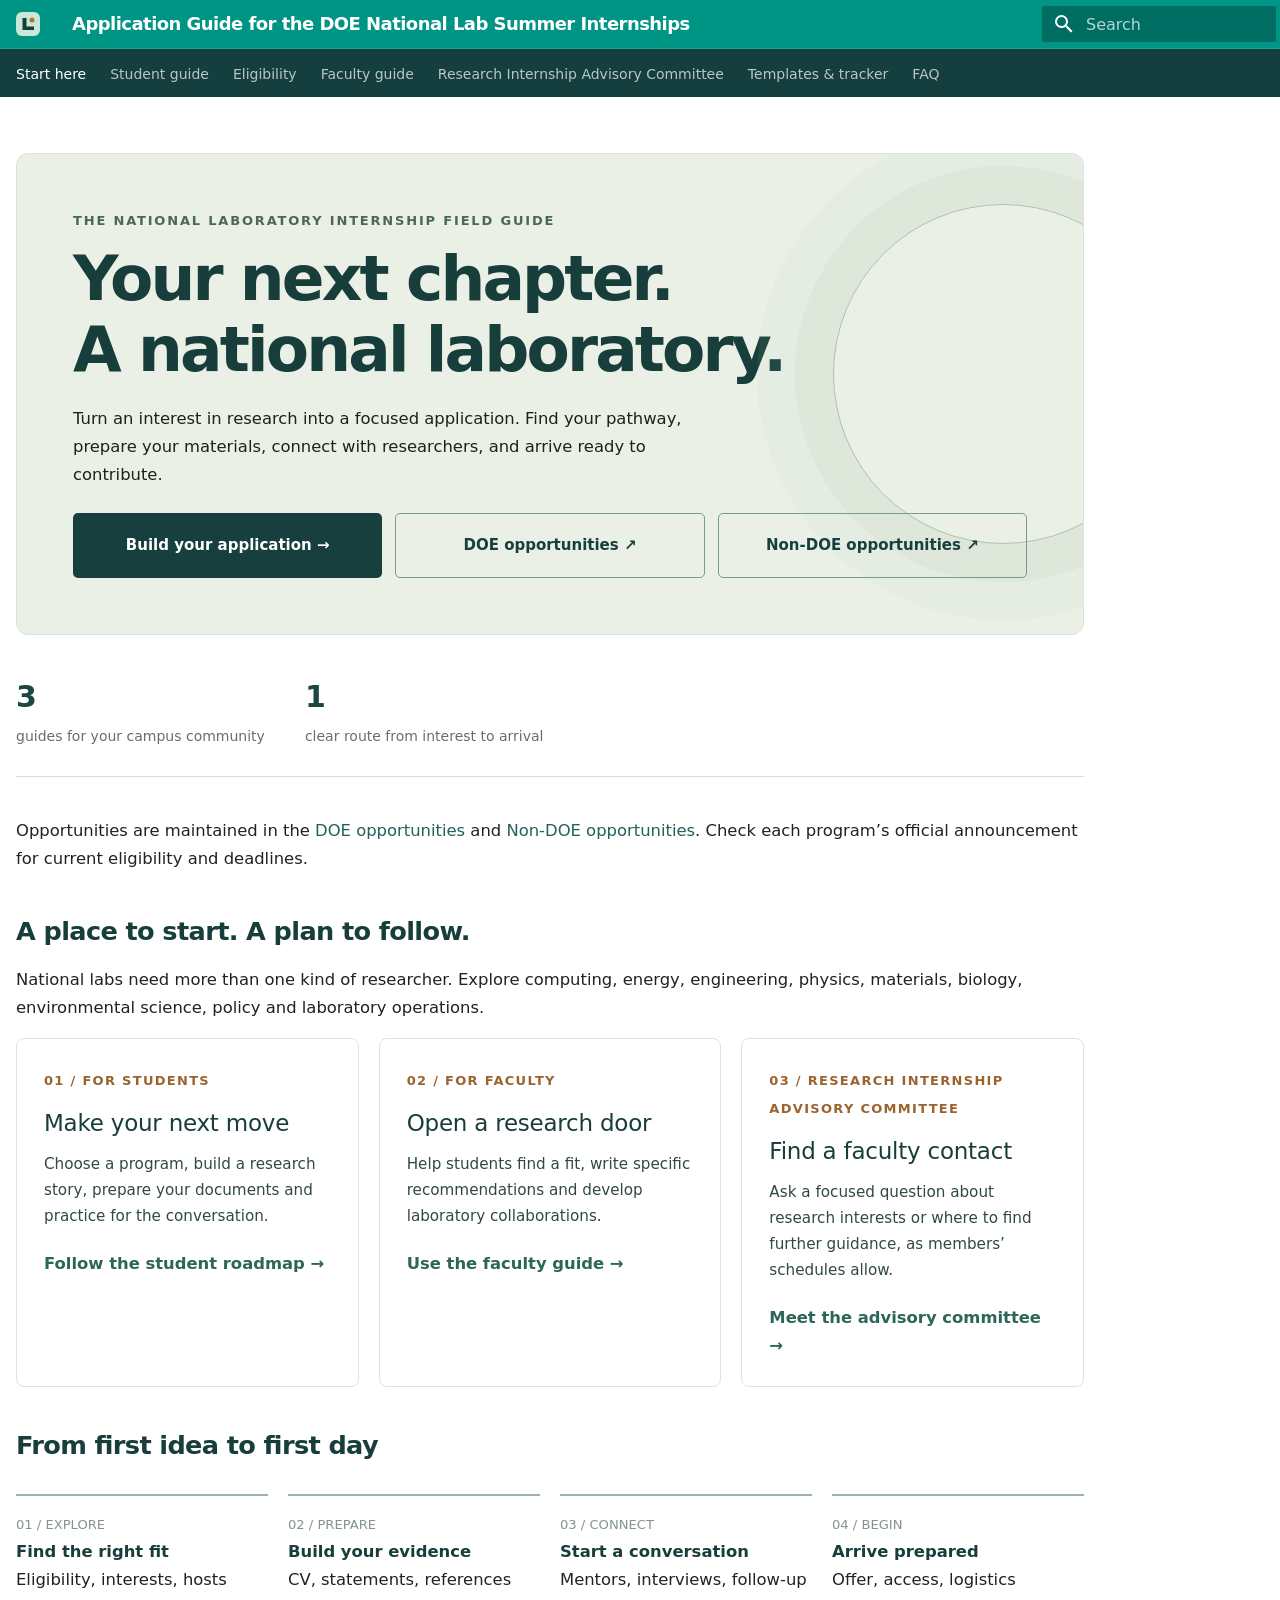
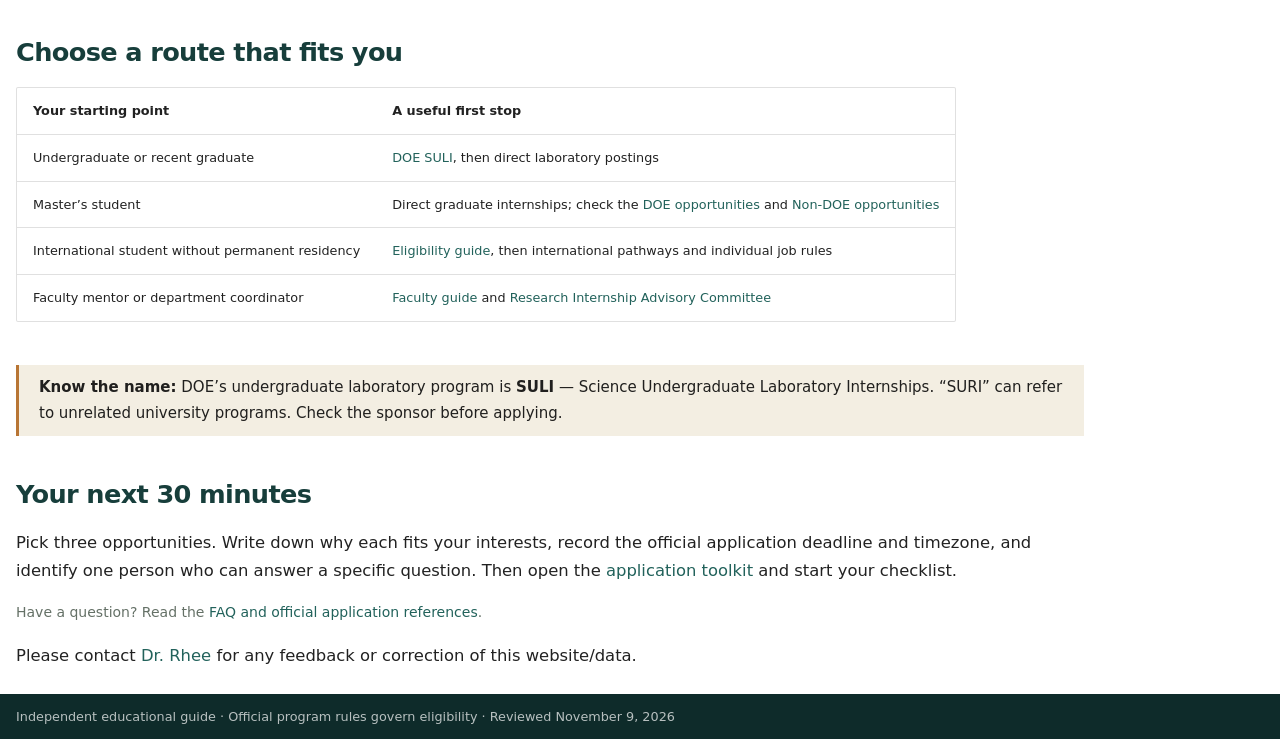
<file: index.html>
<!doctype html>
<html lang="en" class="no-js">
  <head>
    
      <meta charset="utf-8">
      <meta name="viewport" content="width=device-width,initial-scale=1">
      
        <meta name="description" content="Your field guide to national laboratory internships. For students, faculty, and the Research Internship Advisory Committee.">
      
      
      
        <link rel="canonical" href="https://university-of-central-oklahoma.github.io/national-lab-internship-guide/">
      
      
      
        <link rel="next" href="students/roadmap/">
      
      
        
      
      
      <link rel="icon" href="assets/mark.svg">
      <meta name="generator" content="mkdocs-1.6.1, mkdocs-material-9.8.1">
    
    
      
        <title>Application Guide for the DOE National Lab Summer Internships</title>
      
    
    
      <link rel="stylesheet" href="assets/stylesheets/main.57a0d79d.min.css">
      
        
        <link rel="stylesheet" href="assets/stylesheets/palette.fb2fffe2.min.css">
      
      


    
    
      
    
    
      
    
    
      <link rel="stylesheet" href="assets/styles.css">
    
    <script>__md_scope=new URL(".",location),__md_hash=e=>[...e].reduce(((e,_)=>(e<<5)-e+_.charCodeAt(0)),0),__md_get=(e,_=localStorage,t=__md_scope)=>JSON.parse(_.getItem(t.pathname+"."+e)),__md_set=(e,_,t=localStorage,a=__md_scope)=>{try{t.setItem(a.pathname+"."+e,JSON.stringify(_))}catch(e){}}</script>
    
      

    
    
  </head>
  
  
    
    
    
    
    
    <body dir="ltr" data-md-color-scheme="default" data-md-color-primary="teal" data-md-color-accent="amber">
  
    
    <input class="md-toggle" data-md-toggle="drawer" type="checkbox" id="__drawer" autocomplete="off">
    <input class="md-toggle" data-md-toggle="search" type="checkbox" id="__search" autocomplete="off">
    <label class="md-overlay" for="__drawer"></label>
    <div data-md-component="skip">
      
        
        <a href="#your-next-chaptera-national-laboratory" class="md-skip">
          Skip to content
        </a>
      
    </div>
    <div data-md-component="announce">
      
    </div>
    
    
      

<header class="md-header" data-md-component="header">
  <nav class="md-header__inner md-grid" aria-label="Header">
    <a href="." title="Application Guide for the DOE National Lab Summer Internships" class="md-header__button md-logo" aria-label="Application Guide for the DOE National Lab Summer Internships" data-md-component="logo">
      
  <img src="assets/mark.svg" alt="logo">

    </a>
    <label class="md-header__button md-icon" for="__drawer">
      
      <svg xmlns="http://www.w3.org/2000/svg" viewBox="0 0 24 24"><path d="M3 6h18v2H3zm0 5h18v2H3zm0 5h18v2H3z"/></svg>
    </label>
    <div class="md-header__title" data-md-component="header-title">
      <div class="md-header__ellipsis">
        <div class="md-header__topic">
          <span class="md-ellipsis">
            Application Guide for the DOE National Lab Summer Internships
          </span>
        </div>
        <div class="md-header__topic" data-md-component="header-topic">
          <span class="md-ellipsis">
            
              Start here
            
          </span>
        </div>
      </div>
    </div>
    
      
    
    
    
    
      
      
        <label class="md-header__button md-icon" for="__search">
          
          <svg xmlns="http://www.w3.org/2000/svg" viewBox="0 0 24 24"><path d="M9.5 3A6.5 6.5 0 0 1 16 9.5c0 1.61-.59 3.09-1.56 4.23l.27.27h.79l5 5-1.5 1.5-5-5v-.79l-.27-.27A6.52 6.52 0 0 1 9.5 16 6.5 6.5 0 0 1 3 9.5 6.5 6.5 0 0 1 9.5 3m0 2C7 5 5 7 5 9.5S7 14 9.5 14 14 12 14 9.5 12 5 9.5 5"/></svg>
        </label>
        <div class="md-search" data-md-component="search" role="dialog">
  <label class="md-search__overlay" for="__search"></label>
  <div class="md-search__inner" role="search">
    <form class="md-search__form" name="search">
      <input type="text" class="md-search__input" name="query" aria-label="Search" placeholder="Search" autocapitalize="off" autocorrect="off" autocomplete="off" spellcheck="false" data-md-component="search-query" required>
      <label class="md-search__icon md-icon" for="__search">
        
        <svg xmlns="http://www.w3.org/2000/svg" viewBox="0 0 24 24"><path d="M9.5 3A6.5 6.5 0 0 1 16 9.5c0 1.61-.59 3.09-1.56 4.23l.27.27h.79l5 5-1.5 1.5-5-5v-.79l-.27-.27A6.52 6.52 0 0 1 9.5 16 6.5 6.5 0 0 1 3 9.5 6.5 6.5 0 0 1 9.5 3m0 2C7 5 5 7 5 9.5S7 14 9.5 14 14 12 14 9.5 12 5 9.5 5"/></svg>
        
        <svg xmlns="http://www.w3.org/2000/svg" viewBox="0 0 24 24"><path d="M20 11v2H8l5.5 5.5-1.42 1.42L4.16 12l7.92-7.92L13.5 5.5 8 11z"/></svg>
      </label>
      <nav class="md-search__options" aria-label="Search">
        
        <button type="reset" class="md-search__icon md-icon" title="Clear" aria-label="Clear" tabindex="-1">
          
          <svg xmlns="http://www.w3.org/2000/svg" viewBox="0 0 24 24"><path d="M19 6.41 17.59 5 12 10.59 6.41 5 5 6.41 10.59 12 5 17.59 6.41 19 12 13.41 17.59 19 19 17.59 13.41 12z"/></svg>
        </button>
      </nav>
      
        <div class="md-search__suggest" data-md-component="search-suggest"></div>
      
    </form>
    <div class="md-search__output">
      <div class="md-search__scrollwrap" tabindex="0" data-md-scrollfix>
        <div class="md-search-result" data-md-component="search-result">
          <div class="md-search-result__meta">
            Initializing search
          </div>
          <ol class="md-search-result__list" role="presentation"></ol>
        </div>
      </div>
    </div>
  </div>
</div>
      
    
    
  </nav>
  
</header>
    
    <div class="md-container" data-md-component="container">
      
      
        
          
            
<nav class="md-tabs" aria-label="Tabs" data-md-component="tabs">
  <div class="md-grid">
    <ul class="md-tabs__list">
      
        
  
  
  
    
  
  
    <li class="md-tabs__item md-tabs__item--active">
      <a href="." class="md-tabs__link">
        
  
  
    
  
  Start here

      </a>
    </li>
  

      
        
  
  
  
  
    
    
      <li class="md-tabs__item">
        <a href="students/roadmap/" class="md-tabs__link">
          
  
  
  Student guide

        </a>
      </li>
    
  

      
        
  
  
  
  
    <li class="md-tabs__item">
      <a href="eligibility/" class="md-tabs__link">
        
  
  
    
  
  Eligibility

      </a>
    </li>
  

      
        
  
  
  
  
    <li class="md-tabs__item">
      <a href="faculty/" class="md-tabs__link">
        
  
  
    
  
  Faculty guide

      </a>
    </li>
  

      
        
  
  
  
  
    <li class="md-tabs__item">
      <a href="committee/" class="md-tabs__link">
        
  
  
    
  
  Research Internship Advisory Committee

      </a>
    </li>
  

      
        
  
  
  
  
    <li class="md-tabs__item">
      <a href="toolkit/" class="md-tabs__link">
        
  
  
    
  
  Templates & tracker

      </a>
    </li>
  

      
        
  
  
  
  
    <li class="md-tabs__item">
      <a href="faq/" class="md-tabs__link">
        
  
  
    
  
  FAQ

      </a>
    </li>
  

      
    </ul>
  </div>
</nav>
          
        
      
      <main class="md-main" data-md-component="main">
        <div class="md-main__inner md-grid">
          
            
              
                
              
              <div class="md-sidebar md-sidebar--primary" data-md-component="sidebar" data-md-type="navigation" hidden>
                <div class="md-sidebar__scrollwrap">
                  <div class="md-sidebar__inner">
                    


  


<nav class="md-nav md-nav--primary md-nav--lifted" aria-label="Navigation" data-md-level="0">
  <label class="md-nav__title" for="__drawer">
    <a href="." title="Application Guide for the DOE National Lab Summer Internships" class="md-nav__button md-logo" aria-label="Application Guide for the DOE National Lab Summer Internships" data-md-component="logo">
      
  <img src="assets/mark.svg" alt="logo">

    </a>
    Application Guide for the DOE National Lab Summer Internships
  </label>
  
  <ul class="md-nav__list" data-md-scrollfix>
    
      
      
  
  
    
  
  
  
    <li class="md-nav__item md-nav__item--active">
      
      <input class="md-nav__toggle md-toggle" type="checkbox" id="__toc">
      
      
        
      
      
        <label class="md-nav__link md-nav__link--active" for="__toc">
          
  
  
  <span class="md-ellipsis">
    
  
    Start here
  

    
  </span>
  
  

          <span class="md-nav__icon md-icon"></span>
        </label>
      
      <a href="." class="md-nav__link md-nav__link--active">
        
  
  
  <span class="md-ellipsis">
    
  
    Start here
  

    
  </span>
  
  

      </a>
      
        

<nav class="md-nav md-nav--secondary" aria-label="Table of contents">
  
  
  
    
  
  
    <label class="md-nav__title" for="__toc">
      <span class="md-nav__icon md-icon"></span>
      Table of contents
    </label>
    <ul class="md-nav__list" data-md-component="toc" data-md-scrollfix>
      
        <li class="md-nav__item">
  <a href="#a-place-to-start-a-plan-to-follow" class="md-nav__link">
    <span class="md-ellipsis">
      
        A place to start. A plan to follow.
      
    </span>
  </a>
  
</li>
      
        <li class="md-nav__item">
  <a href="#from-first-idea-to-first-day" class="md-nav__link">
    <span class="md-ellipsis">
      
        From first idea to first day
      
    </span>
  </a>
  
</li>
      
        <li class="md-nav__item">
  <a href="#choose-a-route-that-fits-you" class="md-nav__link">
    <span class="md-ellipsis">
      
        Choose a route that fits you
      
    </span>
  </a>
  
</li>
      
        <li class="md-nav__item">
  <a href="#your-next-30-minutes" class="md-nav__link">
    <span class="md-ellipsis">
      
        Your next 30 minutes
      
    </span>
  </a>
  
</li>
      
    </ul>
  
</nav>
      
    </li>
  

    
      
      
  
  
  
  
    
    
    
    
      
      
        
      
    
    
    <li class="md-nav__item md-nav__item--nested">
      
        
        
        <input class="md-nav__toggle md-toggle " type="checkbox" id="__nav_2" >
        
          
          <label class="md-nav__link" for="__nav_2" id="__nav_2_label" tabindex="0">
            
  
  
  <span class="md-ellipsis">
    
  
    Student guide
  

    
  </span>
  
  

            <span class="md-nav__icon md-icon"></span>
          </label>
        
        <nav class="md-nav" data-md-level="1" aria-labelledby="__nav_2_label" aria-expanded="false">
          <label class="md-nav__title" for="__nav_2">
            <span class="md-nav__icon md-icon"></span>
            
  
    Student guide
  

          </label>
          <ul class="md-nav__list" data-md-scrollfix>
            
              
                
  
  
  
  
    <li class="md-nav__item">
      <a href="students/roadmap/" class="md-nav__link">
        
  
  
  <span class="md-ellipsis">
    
  
    Your application roadmap
  

    
  </span>
  
  

      </a>
    </li>
  

              
            
              
                
  
  
  
  
    <li class="md-nav__item">
      <a href="students/documents/" class="md-nav__link">
        
  
  
  <span class="md-ellipsis">
    
  
    Documents & recommendations
  

    
  </span>
  
  

      </a>
    </li>
  

              
            
              
                
  
  
  
  
    <li class="md-nav__item">
      <a href="students/outreach/" class="md-nav__link">
        
  
  
  <span class="md-ellipsis">
    
  
    Find & contact a mentor
  

    
  </span>
  
  

      </a>
    </li>
  

              
            
              
                
  
  
  
  
    <li class="md-nav__item">
      <a href="students/interviews/" class="md-nav__link">
        
  
  
  <span class="md-ellipsis">
    
  
    Interviews & follow-up
  

    
  </span>
  
  

      </a>
    </li>
  

              
            
              
                
  
  
  
  
    <li class="md-nav__item">
      <a href="students/onboarding/" class="md-nav__link">
        
  
  
  <span class="md-ellipsis">
    
  
    Offers & onboarding
  

    
  </span>
  
  

      </a>
    </li>
  

              
            
          </ul>
        </nav>
      
    </li>
  

    
      
      
  
  
  
  
    <li class="md-nav__item">
      <a href="eligibility/" class="md-nav__link">
        
  
  
  <span class="md-ellipsis">
    
  
    Eligibility
  

    
  </span>
  
  

      </a>
    </li>
  

    
      
      
  
  
  
  
    <li class="md-nav__item">
      <a href="faculty/" class="md-nav__link">
        
  
  
  <span class="md-ellipsis">
    
  
    Faculty guide
  

    
  </span>
  
  

      </a>
    </li>
  

    
      
      
  
  
  
  
    <li class="md-nav__item">
      <a href="committee/" class="md-nav__link">
        
  
  
  <span class="md-ellipsis">
    
  
    Research Internship Advisory Committee
  

    
  </span>
  
  

      </a>
    </li>
  

    
      
      
  
  
  
  
    <li class="md-nav__item">
      <a href="toolkit/" class="md-nav__link">
        
  
  
  <span class="md-ellipsis">
    
  
    Templates & tracker
  

    
  </span>
  
  

      </a>
    </li>
  

    
      
      
  
  
  
  
    <li class="md-nav__item">
      <a href="faq/" class="md-nav__link">
        
  
  
  <span class="md-ellipsis">
    
  
    FAQ
  

    
  </span>
  
  

      </a>
    </li>
  

    
  </ul>
</nav>
                  </div>
                </div>
              </div>
            
            
              
                
              
              <div class="md-sidebar md-sidebar--secondary" data-md-component="sidebar" data-md-type="toc" hidden>
                <div class="md-sidebar__scrollwrap">
                  <div class="md-sidebar__inner">
                    

<nav class="md-nav md-nav--secondary" aria-label="Table of contents">
  
  
  
    
  
  
    <label class="md-nav__title" for="__toc">
      <span class="md-nav__icon md-icon"></span>
      Table of contents
    </label>
    <ul class="md-nav__list" data-md-component="toc" data-md-scrollfix>
      
        <li class="md-nav__item">
  <a href="#a-place-to-start-a-plan-to-follow" class="md-nav__link">
    <span class="md-ellipsis">
      
        A place to start. A plan to follow.
      
    </span>
  </a>
  
</li>
      
        <li class="md-nav__item">
  <a href="#from-first-idea-to-first-day" class="md-nav__link">
    <span class="md-ellipsis">
      
        From first idea to first day
      
    </span>
  </a>
  
</li>
      
        <li class="md-nav__item">
  <a href="#choose-a-route-that-fits-you" class="md-nav__link">
    <span class="md-ellipsis">
      
        Choose a route that fits you
      
    </span>
  </a>
  
</li>
      
        <li class="md-nav__item">
  <a href="#your-next-30-minutes" class="md-nav__link">
    <span class="md-ellipsis">
      
        Your next 30 minutes
      
    </span>
  </a>
  
</li>
      
    </ul>
  
</nav>
                  </div>
                </div>
              </div>
            
          
          
            <div class="md-content" data-md-component="content">
              
              <article class="md-content__inner md-typeset">
                
                  
  




<div class="hero">
<div class="eyebrow">The national laboratory internship field guide</div>
<h1 id="your-next-chaptera-national-laboratory">Your next chapter.<br>A national laboratory.</h1>
<p>Turn an interest in research into a focused application. Find your pathway, prepare your materials, connect with researchers, and arrive ready to contribute.</p>
<div class="hero-actions">
<a class="button" href="students/roadmap/">Build your application →</a>
<a class="button secondary" href="https://docs.google.com/spreadsheets/d/1XfAbQf3lic7tOpiT_JgilAPFzAPPrtLPZBIZlM1TGBk/edit?gid=0#gid=0" target="_blank" rel="noopener">DOE opportunities ↗</a>
<a class="button secondary" href="https://docs.google.com/spreadsheets/d/1XfAbQf3lic7tOpiT_JgilAPFzAPPrtLPZBIZlM1TGBk/edit?gid=1254811916#gid=1254811916" target="_blank" rel="noopener">Non-DOE opportunities ↗</a>
</div>
</div>
<div class="stats"><div><strong>3</strong><span>guides for your campus community</span></div><div><strong>1</strong><span>clear route from interest to arrival</span></div></div>

<p>Opportunities are maintained in the <a href="https://docs.google.com/spreadsheets/d/1XfAbQf3lic7tOpiT_JgilAPFzAPPrtLPZBIZlM1TGBk/edit?gid=0#gid=0">DOE opportunities</a> and <a href="https://docs.google.com/spreadsheets/d/1XfAbQf3lic7tOpiT_JgilAPFzAPPrtLPZBIZlM1TGBk/edit?gid=1254811916#gid=1254811916">Non-DOE opportunities</a>. Check each program’s official announcement for current eligibility and deadlines.</p>
<h2 id="a-place-to-start-a-plan-to-follow">A place to start. A plan to follow.</h2>
<p>National labs need more than one kind of researcher. Explore computing, energy, engineering, physics, materials, biology, environmental science, policy and laboratory operations.</p>
<div class="roles">
<a class="role" href="students/roadmap/"><span class="number">01 / FOR STUDENTS</span><h3>Make your next move</h3><p>Choose a program, build a research story, prepare your documents and practice for the conversation.</p><span class="arrow">Follow the student roadmap →</span></a>
<a class="role" href="faculty/"><span class="number">02 / FOR FACULTY</span><h3>Open a research door</h3><p>Help students find a fit, write specific recommendations and develop laboratory collaborations.</p><span class="arrow">Use the faculty guide →</span></a>
<a class="role" href="committee/"><span class="number">03 / RESEARCH INTERNSHIP ADVISORY COMMITTEE</span><h3>Find a faculty contact</h3><p>Ask a focused question about research interests or where to find further guidance, as members’ schedules allow.</p><span class="arrow">Meet the advisory committee →</span></a>
</div>

<h2 id="from-first-idea-to-first-day">From first idea to first day</h2>
<div class="roadmap-strip"><div><small>01 / EXPLORE</small><strong>Find the right fit</strong><span>Eligibility, interests, hosts</span></div><div><small>02 / PREPARE</small><strong>Build your evidence</strong><span>CV, statements, references</span></div><div><small>03 / CONNECT</small><strong>Start a conversation</strong><span>Mentors, interviews, follow-up</span></div><div><small>04 / BEGIN</small><strong>Arrive prepared</strong><span>Offer, access, logistics</span></div></div>

<h2 id="choose-a-route-that-fits-you">Choose a route that fits you</h2>
<table>
<thead>
<tr>
<th>Your starting point</th>
<th>A useful first stop</th>
</tr>
</thead>
<tbody>
<tr>
<td>Undergraduate or recent graduate</td>
<td><a href="https://science.osti.gov/wdts/suli/">DOE SULI</a>, then direct laboratory postings</td>
</tr>
<tr>
<td>Master’s student</td>
<td>Direct graduate internships; check the <a href="https://docs.google.com/spreadsheets/d/1XfAbQf3lic7tOpiT_JgilAPFzAPPrtLPZBIZlM1TGBk/edit?gid=0#gid=0">DOE opportunities</a> and <a href="https://docs.google.com/spreadsheets/d/1XfAbQf3lic7tOpiT_JgilAPFzAPPrtLPZBIZlM1TGBk/edit?gid=1254811916#gid=1254811916">Non-DOE opportunities</a></td>
</tr>
<tr>
<td>International student without permanent residency</td>
<td><a href="eligibility/">Eligibility guide</a>, then international pathways and individual job rules</td>
</tr>
<tr>
<td>Faculty mentor or department coordinator</td>
<td><a href="faculty/">Faculty guide</a> and <a href="committee/">Research Internship Advisory Committee</a></td>
</tr>
</tbody>
</table>
<div class="note"><strong>Know the name:</strong> DOE’s undergraduate laboratory program is <strong>SULI</strong> — Science Undergraduate Laboratory Internships. “SURI” can refer to unrelated university programs. Check the sponsor before applying.</div>

<h2 id="your-next-30-minutes">Your next 30 minutes</h2>
<p>Pick three opportunities. Write down why each fits your interests, record the official application deadline and timezone, and identify one person who can answer a specific question. Then open the <a href="toolkit/">application toolkit</a> and start your checklist.</p>
<p class="fine">Have a question? Read the <a href="faq/">FAQ and official application references</a>.</p>

<p>Please contact <a href="mailto:jrhee2@uco.edu">Dr. Rhee</a> for any feedback or correction of this website/data.</p>







  
  




  



                
              </article>
            </div>
          
          
<script>var target=document.getElementById(location.hash.slice(1));target&&target.name&&(target.checked=target.name.startsWith("__tabbed_"))</script>
        </div>
        
          <button type="button" class="md-top md-icon" data-md-component="top" hidden>
  
  <svg xmlns="http://www.w3.org/2000/svg" viewBox="0 0 24 24"><path d="M13 20h-2V8l-5.5 5.5-1.42-1.42L12 4.16l7.92 7.92-1.42 1.42L13 8z"/></svg>
  Back to top
</button>
        
      </main>
      
        <footer class="md-footer">
  
  <div class="md-footer-meta md-typeset">
    <div class="md-footer-meta__inner md-grid">
      <div class="md-copyright">
  
    <div class="md-copyright__highlight">
      Independent educational guide · Official program rules govern eligibility · Reviewed November 9, 2026
    </div>
  
  
</div>
      
    </div>
  </div>
</footer>
      
    </div>
    <div class="md-dialog" data-md-component="dialog">
      <div class="md-dialog__inner md-typeset"></div>
    </div>
    
    
    
      
      
      <script id="__config" type="application/json">{"annotate": null, "base": ".", "features": ["navigation.tabs", "navigation.sections", "navigation.top", "search.suggest", "search.highlight", "content.code.copy"], "search": "assets/javascripts/workers/search.a7633da7.min.js", "tags": null, "translations": {"clipboard.copied": "Copied to clipboard", "clipboard.copy": "Copy to clipboard", "search.result.more.one": "1 more on this page", "search.result.more.other": "# more on this page", "search.result.none": "No matching documents", "search.result.one": "1 matching document", "search.result.other": "# matching documents", "search.result.placeholder": "Type to start searching", "search.result.term.missing": "Missing", "select.version": "Select version"}, "version": null}</script>
    
    
      <script src="assets/javascripts/bundle.a5f9d56c.min.js"></script>
      
        <script src="assets/app.js"></script>
      
    
  </body>
</html>
</file>
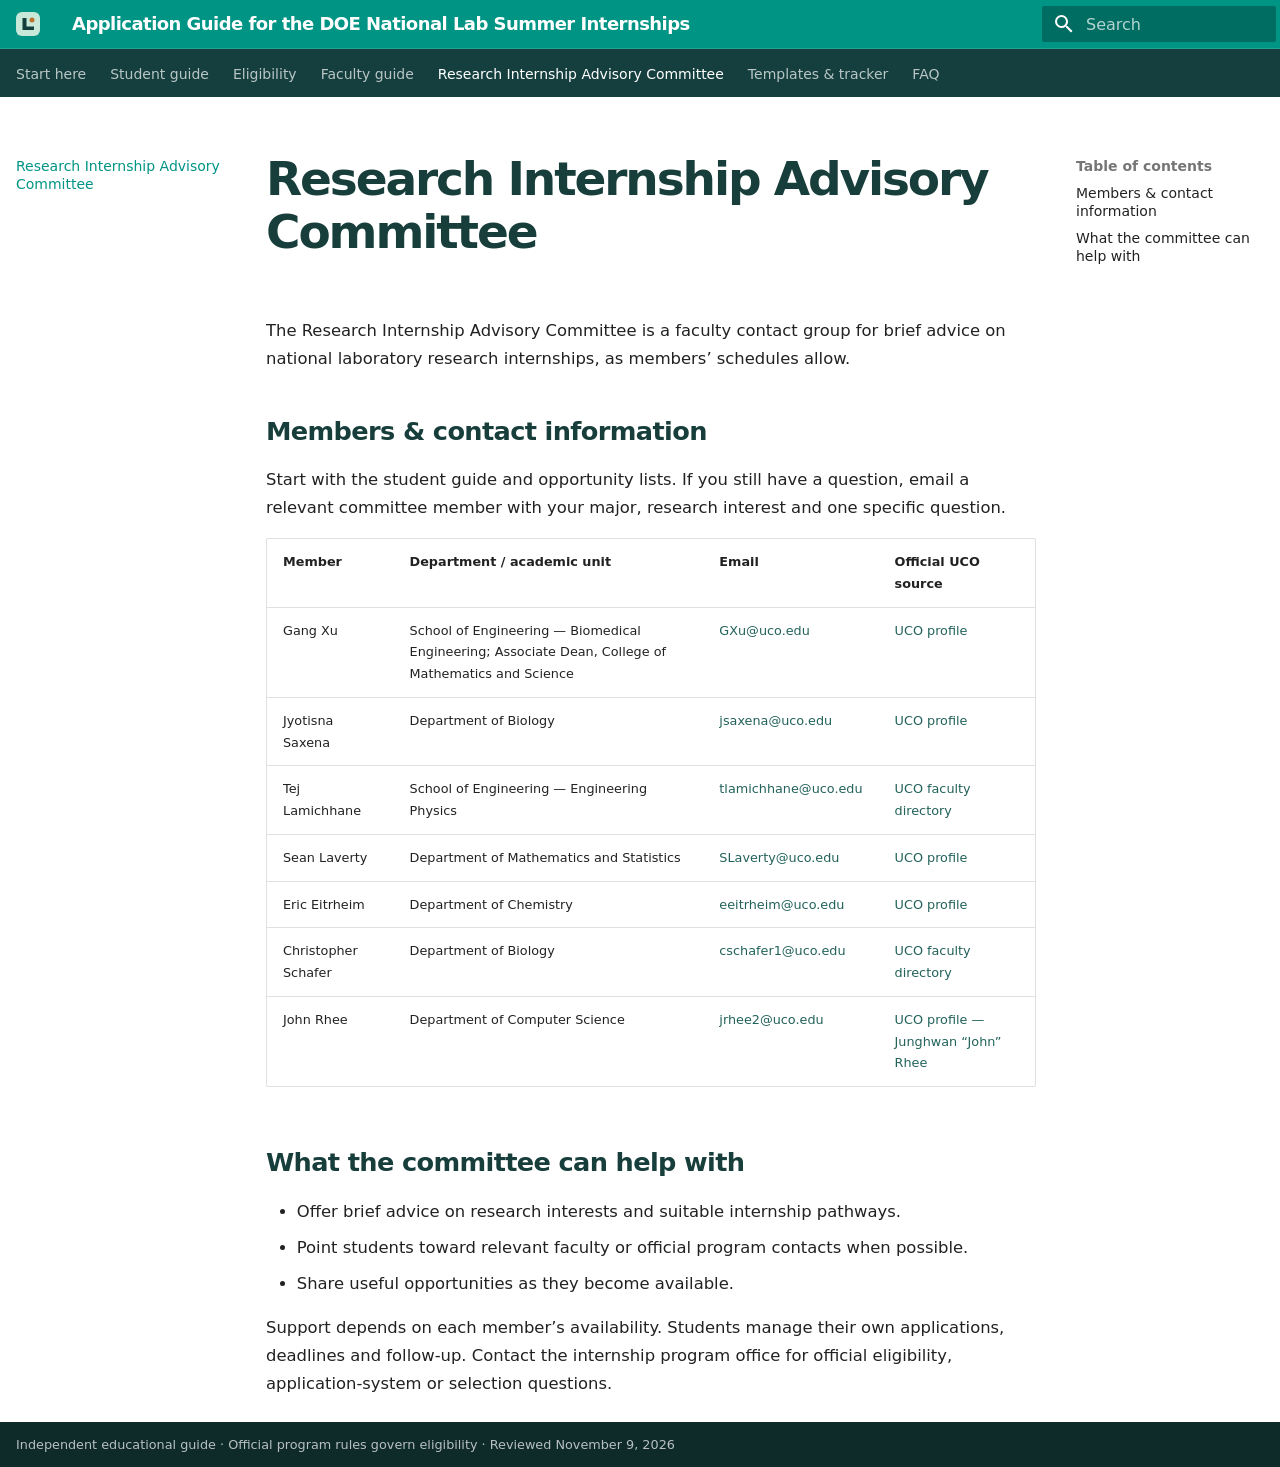
<file: committee/index.html>
<!doctype html>
<html lang="en" class="no-js">
  <head>
    
      <meta charset="utf-8">
      <meta name="viewport" content="width=device-width,initial-scale=1">
      
        <meta name="description" content="Your field guide to national laboratory internships. For students, faculty, and the Research Internship Advisory Committee.">
      
      
      
        <link rel="canonical" href="https://university-of-central-oklahoma.github.io/national-lab-internship-guide/committee/">
      
      
        <link rel="prev" href="../faculty/">
      
      
        <link rel="next" href="../toolkit/">
      
      
        
      
      
      <link rel="icon" href="../assets/mark.svg">
      <meta name="generator" content="mkdocs-1.6.1, mkdocs-material-9.8.1">
    
    
      
        <title>Research Internship Advisory Committee - Application Guide for the DOE National Lab Summer Internships</title>
      
    
    
      <link rel="stylesheet" href="../assets/stylesheets/main.57a0d79d.min.css">
      
        
        <link rel="stylesheet" href="../assets/stylesheets/palette.fb2fffe2.min.css">
      
      


    
    
      
    
    
      
    
    
      <link rel="stylesheet" href="../assets/styles.css">
    
    <script>__md_scope=new URL("..",location),__md_hash=e=>[...e].reduce(((e,_)=>(e<<5)-e+_.charCodeAt(0)),0),__md_get=(e,_=localStorage,t=__md_scope)=>JSON.parse(_.getItem(t.pathname+"."+e)),__md_set=(e,_,t=localStorage,a=__md_scope)=>{try{t.setItem(a.pathname+"."+e,JSON.stringify(_))}catch(e){}}</script>
    
      

    
    
  </head>
  
  
    
    
    
    
    
    <body dir="ltr" data-md-color-scheme="default" data-md-color-primary="teal" data-md-color-accent="amber">
  
    
    <input class="md-toggle" data-md-toggle="drawer" type="checkbox" id="__drawer" autocomplete="off">
    <input class="md-toggle" data-md-toggle="search" type="checkbox" id="__search" autocomplete="off">
    <label class="md-overlay" for="__drawer"></label>
    <div data-md-component="skip">
      
        
        <a href="#research-internship-advisory-committee" class="md-skip">
          Skip to content
        </a>
      
    </div>
    <div data-md-component="announce">
      
    </div>
    
    
      

<header class="md-header" data-md-component="header">
  <nav class="md-header__inner md-grid" aria-label="Header">
    <a href=".." title="Application Guide for the DOE National Lab Summer Internships" class="md-header__button md-logo" aria-label="Application Guide for the DOE National Lab Summer Internships" data-md-component="logo">
      
  <img src="../assets/mark.svg" alt="logo">

    </a>
    <label class="md-header__button md-icon" for="__drawer">
      
      <svg xmlns="http://www.w3.org/2000/svg" viewBox="0 0 24 24"><path d="M3 6h18v2H3zm0 5h18v2H3zm0 5h18v2H3z"/></svg>
    </label>
    <div class="md-header__title" data-md-component="header-title">
      <div class="md-header__ellipsis">
        <div class="md-header__topic">
          <span class="md-ellipsis">
            Application Guide for the DOE National Lab Summer Internships
          </span>
        </div>
        <div class="md-header__topic" data-md-component="header-topic">
          <span class="md-ellipsis">
            
              Research Internship Advisory Committee
            
          </span>
        </div>
      </div>
    </div>
    
      
    
    
    
    
      
      
        <label class="md-header__button md-icon" for="__search">
          
          <svg xmlns="http://www.w3.org/2000/svg" viewBox="0 0 24 24"><path d="M9.5 3A6.5 6.5 0 0 1 16 9.5c0 1.61-.59 3.09-1.56 4.23l.27.27h.79l5 5-1.5 1.5-5-5v-.79l-.27-.27A6.52 6.52 0 0 1 9.5 16 6.5 6.5 0 0 1 3 9.5 6.5 6.5 0 0 1 9.5 3m0 2C7 5 5 7 5 9.5S7 14 9.5 14 14 12 14 9.5 12 5 9.5 5"/></svg>
        </label>
        <div class="md-search" data-md-component="search" role="dialog">
  <label class="md-search__overlay" for="__search"></label>
  <div class="md-search__inner" role="search">
    <form class="md-search__form" name="search">
      <input type="text" class="md-search__input" name="query" aria-label="Search" placeholder="Search" autocapitalize="off" autocorrect="off" autocomplete="off" spellcheck="false" data-md-component="search-query" required>
      <label class="md-search__icon md-icon" for="__search">
        
        <svg xmlns="http://www.w3.org/2000/svg" viewBox="0 0 24 24"><path d="M9.5 3A6.5 6.5 0 0 1 16 9.5c0 1.61-.59 3.09-1.56 4.23l.27.27h.79l5 5-1.5 1.5-5-5v-.79l-.27-.27A6.52 6.52 0 0 1 9.5 16 6.5 6.5 0 0 1 3 9.5 6.5 6.5 0 0 1 9.5 3m0 2C7 5 5 7 5 9.5S7 14 9.5 14 14 12 14 9.5 12 5 9.5 5"/></svg>
        
        <svg xmlns="http://www.w3.org/2000/svg" viewBox="0 0 24 24"><path d="M20 11v2H8l5.5 5.5-1.42 1.42L4.16 12l7.92-7.92L13.5 5.5 8 11z"/></svg>
      </label>
      <nav class="md-search__options" aria-label="Search">
        
        <button type="reset" class="md-search__icon md-icon" title="Clear" aria-label="Clear" tabindex="-1">
          
          <svg xmlns="http://www.w3.org/2000/svg" viewBox="0 0 24 24"><path d="M19 6.41 17.59 5 12 10.59 6.41 5 5 6.41 10.59 12 5 17.59 6.41 19 12 13.41 17.59 19 19 17.59 13.41 12z"/></svg>
        </button>
      </nav>
      
        <div class="md-search__suggest" data-md-component="search-suggest"></div>
      
    </form>
    <div class="md-search__output">
      <div class="md-search__scrollwrap" tabindex="0" data-md-scrollfix>
        <div class="md-search-result" data-md-component="search-result">
          <div class="md-search-result__meta">
            Initializing search
          </div>
          <ol class="md-search-result__list" role="presentation"></ol>
        </div>
      </div>
    </div>
  </div>
</div>
      
    
    
  </nav>
  
</header>
    
    <div class="md-container" data-md-component="container">
      
      
        
          
            
<nav class="md-tabs" aria-label="Tabs" data-md-component="tabs">
  <div class="md-grid">
    <ul class="md-tabs__list">
      
        
  
  
  
  
    <li class="md-tabs__item">
      <a href=".." class="md-tabs__link">
        
  
  
    
  
  Start here

      </a>
    </li>
  

      
        
  
  
  
  
    
    
      <li class="md-tabs__item">
        <a href="../students/roadmap/" class="md-tabs__link">
          
  
  
  Student guide

        </a>
      </li>
    
  

      
        
  
  
  
  
    <li class="md-tabs__item">
      <a href="../eligibility/" class="md-tabs__link">
        
  
  
    
  
  Eligibility

      </a>
    </li>
  

      
        
  
  
  
  
    <li class="md-tabs__item">
      <a href="../faculty/" class="md-tabs__link">
        
  
  
    
  
  Faculty guide

      </a>
    </li>
  

      
        
  
  
  
    
  
  
    <li class="md-tabs__item md-tabs__item--active">
      <a href="./" class="md-tabs__link">
        
  
  
    
  
  Research Internship Advisory Committee

      </a>
    </li>
  

      
        
  
  
  
  
    <li class="md-tabs__item">
      <a href="../toolkit/" class="md-tabs__link">
        
  
  
    
  
  Templates & tracker

      </a>
    </li>
  

      
        
  
  
  
  
    <li class="md-tabs__item">
      <a href="../faq/" class="md-tabs__link">
        
  
  
    
  
  FAQ

      </a>
    </li>
  

      
    </ul>
  </div>
</nav>
          
        
      
      <main class="md-main" data-md-component="main">
        <div class="md-main__inner md-grid">
          
            
              
              <div class="md-sidebar md-sidebar--primary" data-md-component="sidebar" data-md-type="navigation" >
                <div class="md-sidebar__scrollwrap">
                  <div class="md-sidebar__inner">
                    


  


<nav class="md-nav md-nav--primary md-nav--lifted" aria-label="Navigation" data-md-level="0">
  <label class="md-nav__title" for="__drawer">
    <a href=".." title="Application Guide for the DOE National Lab Summer Internships" class="md-nav__button md-logo" aria-label="Application Guide for the DOE National Lab Summer Internships" data-md-component="logo">
      
  <img src="../assets/mark.svg" alt="logo">

    </a>
    Application Guide for the DOE National Lab Summer Internships
  </label>
  
  <ul class="md-nav__list" data-md-scrollfix>
    
      
      
  
  
  
  
    <li class="md-nav__item">
      <a href=".." class="md-nav__link">
        
  
  
  <span class="md-ellipsis">
    
  
    Start here
  

    
  </span>
  
  

      </a>
    </li>
  

    
      
      
  
  
  
  
    
    
    
    
      
      
        
      
    
    
    <li class="md-nav__item md-nav__item--nested">
      
        
        
        <input class="md-nav__toggle md-toggle " type="checkbox" id="__nav_2" >
        
          
          <label class="md-nav__link" for="__nav_2" id="__nav_2_label" tabindex="0">
            
  
  
  <span class="md-ellipsis">
    
  
    Student guide
  

    
  </span>
  
  

            <span class="md-nav__icon md-icon"></span>
          </label>
        
        <nav class="md-nav" data-md-level="1" aria-labelledby="__nav_2_label" aria-expanded="false">
          <label class="md-nav__title" for="__nav_2">
            <span class="md-nav__icon md-icon"></span>
            
  
    Student guide
  

          </label>
          <ul class="md-nav__list" data-md-scrollfix>
            
              
                
  
  
  
  
    <li class="md-nav__item">
      <a href="../students/roadmap/" class="md-nav__link">
        
  
  
  <span class="md-ellipsis">
    
  
    Your application roadmap
  

    
  </span>
  
  

      </a>
    </li>
  

              
            
              
                
  
  
  
  
    <li class="md-nav__item">
      <a href="../students/documents/" class="md-nav__link">
        
  
  
  <span class="md-ellipsis">
    
  
    Documents & recommendations
  

    
  </span>
  
  

      </a>
    </li>
  

              
            
              
                
  
  
  
  
    <li class="md-nav__item">
      <a href="../students/outreach/" class="md-nav__link">
        
  
  
  <span class="md-ellipsis">
    
  
    Find & contact a mentor
  

    
  </span>
  
  

      </a>
    </li>
  

              
            
              
                
  
  
  
  
    <li class="md-nav__item">
      <a href="../students/interviews/" class="md-nav__link">
        
  
  
  <span class="md-ellipsis">
    
  
    Interviews & follow-up
  

    
  </span>
  
  

      </a>
    </li>
  

              
            
              
                
  
  
  
  
    <li class="md-nav__item">
      <a href="../students/onboarding/" class="md-nav__link">
        
  
  
  <span class="md-ellipsis">
    
  
    Offers & onboarding
  

    
  </span>
  
  

      </a>
    </li>
  

              
            
          </ul>
        </nav>
      
    </li>
  

    
      
      
  
  
  
  
    <li class="md-nav__item">
      <a href="../eligibility/" class="md-nav__link">
        
  
  
  <span class="md-ellipsis">
    
  
    Eligibility
  

    
  </span>
  
  

      </a>
    </li>
  

    
      
      
  
  
  
  
    <li class="md-nav__item">
      <a href="../faculty/" class="md-nav__link">
        
  
  
  <span class="md-ellipsis">
    
  
    Faculty guide
  

    
  </span>
  
  

      </a>
    </li>
  

    
      
      
  
  
    
  
  
  
    <li class="md-nav__item md-nav__item--active">
      
      <input class="md-nav__toggle md-toggle" type="checkbox" id="__toc">
      
      
        
      
      
        <label class="md-nav__link md-nav__link--active" for="__toc">
          
  
  
  <span class="md-ellipsis">
    
  
    Research Internship Advisory Committee
  

    
  </span>
  
  

          <span class="md-nav__icon md-icon"></span>
        </label>
      
      <a href="./" class="md-nav__link md-nav__link--active">
        
  
  
  <span class="md-ellipsis">
    
  
    Research Internship Advisory Committee
  

    
  </span>
  
  

      </a>
      
        

<nav class="md-nav md-nav--secondary" aria-label="Table of contents">
  
  
  
    
  
  
    <label class="md-nav__title" for="__toc">
      <span class="md-nav__icon md-icon"></span>
      Table of contents
    </label>
    <ul class="md-nav__list" data-md-component="toc" data-md-scrollfix>
      
        <li class="md-nav__item">
  <a href="#members-contact-information" class="md-nav__link">
    <span class="md-ellipsis">
      
        Members &amp; contact information
      
    </span>
  </a>
  
</li>
      
        <li class="md-nav__item">
  <a href="#what-the-committee-can-help-with" class="md-nav__link">
    <span class="md-ellipsis">
      
        What the committee can help with
      
    </span>
  </a>
  
</li>
      
    </ul>
  
</nav>
      
    </li>
  

    
      
      
  
  
  
  
    <li class="md-nav__item">
      <a href="../toolkit/" class="md-nav__link">
        
  
  
  <span class="md-ellipsis">
    
  
    Templates & tracker
  

    
  </span>
  
  

      </a>
    </li>
  

    
      
      
  
  
  
  
    <li class="md-nav__item">
      <a href="../faq/" class="md-nav__link">
        
  
  
  <span class="md-ellipsis">
    
  
    FAQ
  

    
  </span>
  
  

      </a>
    </li>
  

    
  </ul>
</nav>
                  </div>
                </div>
              </div>
            
            
              
              <div class="md-sidebar md-sidebar--secondary" data-md-component="sidebar" data-md-type="toc" >
                <div class="md-sidebar__scrollwrap">
                  <div class="md-sidebar__inner">
                    

<nav class="md-nav md-nav--secondary" aria-label="Table of contents">
  
  
  
    
  
  
    <label class="md-nav__title" for="__toc">
      <span class="md-nav__icon md-icon"></span>
      Table of contents
    </label>
    <ul class="md-nav__list" data-md-component="toc" data-md-scrollfix>
      
        <li class="md-nav__item">
  <a href="#members-contact-information" class="md-nav__link">
    <span class="md-ellipsis">
      
        Members &amp; contact information
      
    </span>
  </a>
  
</li>
      
        <li class="md-nav__item">
  <a href="#what-the-committee-can-help-with" class="md-nav__link">
    <span class="md-ellipsis">
      
        What the committee can help with
      
    </span>
  </a>
  
</li>
      
    </ul>
  
</nav>
                  </div>
                </div>
              </div>
            
          
          
            <div class="md-content" data-md-component="content">
              
              <article class="md-content__inner md-typeset">
                
                  



<h1 id="research-internship-advisory-committee">Research Internship Advisory Committee</h1>
<p>The Research Internship Advisory Committee is a faculty contact group for brief advice on national laboratory research internships, as members’ schedules allow.</p>
<h2 id="members-contact-information">Members &amp; contact information</h2>
<p>Start with the student guide and opportunity lists. If you still have a question, email a relevant committee member with your major, research interest and one specific question.</p>
<table>
<thead>
<tr>
<th>Member</th>
<th>Department / academic unit</th>
<th>Email</th>
<th>Official UCO source</th>
</tr>
</thead>
<tbody>
<tr>
<td>Gang Xu</td>
<td>School of Engineering — Biomedical Engineering; Associate Dean, College of Mathematics and Science</td>
<td><a href="mailto:GXu@uco.edu">GXu@uco.edu</a></td>
<td><a href="https://www3.uco.edu/centraldirectory/profiles/833027">UCO profile</a></td>
</tr>
<tr>
<td>Jyotisna Saxena</td>
<td>Department of Biology</td>
<td><a href="mailto:jsaxena@uco.edu">jsaxena@uco.edu</a></td>
<td><a href="https://www3.uco.edu/centraldirectory/profiles/1061455">UCO profile</a></td>
</tr>
<tr>
<td>Tej Lamichhane</td>
<td>School of Engineering — Engineering Physics</td>
<td><a href="mailto:tlamichhane@uco.edu">tlamichhane@uco.edu</a></td>
<td><a href="https://www.uco.edu/cms/about/faculty-staff">UCO faculty directory</a></td>
</tr>
<tr>
<td>Sean Laverty</td>
<td>Department of Mathematics and Statistics</td>
<td><a href="mailto:SLaverty@uco.edu">SLaverty@uco.edu</a></td>
<td><a href="https://www3.uco.edu/centraldirectory/profiles/828857">UCO profile</a></td>
</tr>
<tr>
<td>Eric Eitrheim</td>
<td>Department of Chemistry</td>
<td><a href="mailto:eeitrheim@uco.edu">eeitrheim@uco.edu</a></td>
<td><a href="https://www3.uco.edu/centraldirectory/profiles/956616">UCO profile</a></td>
</tr>
<tr>
<td>Christopher Schafer</td>
<td>Department of Biology</td>
<td><a href="mailto:cschafer1@uco.edu">cschafer1@uco.edu</a></td>
<td><a href="https://www.uco.edu/cms/about/faculty-staff">UCO faculty directory</a></td>
</tr>
<tr>
<td>John Rhee</td>
<td>Department of Computer Science</td>
<td><a href="mailto:jrhee2@uco.edu">jrhee2@uco.edu</a></td>
<td><a href="https://www3.uco.edu/centraldirectory/profiles/1011636">UCO profile — Junghwan “John” Rhee</a></td>
</tr>
</tbody>
</table>
<h2 id="what-the-committee-can-help-with">What the committee can help with</h2>
<ul>
<li>Offer brief advice on research interests and suitable internship pathways.</li>
<li>Point students toward relevant faculty or official program contacts when possible.</li>
<li>Share useful opportunities as they become available.</li>
</ul>
<p>Support depends on each member’s availability. Students manage their own applications, deadlines and follow-up. Contact the internship program office for official eligibility, application-system or selection questions.</p>












                
              </article>
            </div>
          
          
<script>var target=document.getElementById(location.hash.slice(1));target&&target.name&&(target.checked=target.name.startsWith("__tabbed_"))</script>
        </div>
        
          <button type="button" class="md-top md-icon" data-md-component="top" hidden>
  
  <svg xmlns="http://www.w3.org/2000/svg" viewBox="0 0 24 24"><path d="M13 20h-2V8l-5.5 5.5-1.42-1.42L12 4.16l7.92 7.92-1.42 1.42L13 8z"/></svg>
  Back to top
</button>
        
      </main>
      
        <footer class="md-footer">
  
  <div class="md-footer-meta md-typeset">
    <div class="md-footer-meta__inner md-grid">
      <div class="md-copyright">
  
    <div class="md-copyright__highlight">
      Independent educational guide · Official program rules govern eligibility · Reviewed November 9, 2026
    </div>
  
  
</div>
      
    </div>
  </div>
</footer>
      
    </div>
    <div class="md-dialog" data-md-component="dialog">
      <div class="md-dialog__inner md-typeset"></div>
    </div>
    
    
    
      
      
      <script id="__config" type="application/json">{"annotate": null, "base": "..", "features": ["navigation.tabs", "navigation.sections", "navigation.top", "search.suggest", "search.highlight", "content.code.copy"], "search": "../assets/javascripts/workers/search.a7633da7.min.js", "tags": null, "translations": {"clipboard.copied": "Copied to clipboard", "clipboard.copy": "Copy to clipboard", "search.result.more.one": "1 more on this page", "search.result.more.other": "# more on this page", "search.result.none": "No matching documents", "search.result.one": "1 matching document", "search.result.other": "# matching documents", "search.result.placeholder": "Type to start searching", "search.result.term.missing": "Missing", "select.version": "Select version"}, "version": null}</script>
    
    
      <script src="../assets/javascripts/bundle.a5f9d56c.min.js"></script>
      
        <script src="../assets/app.js"></script>
      
    
  </body>
</html>
</file>
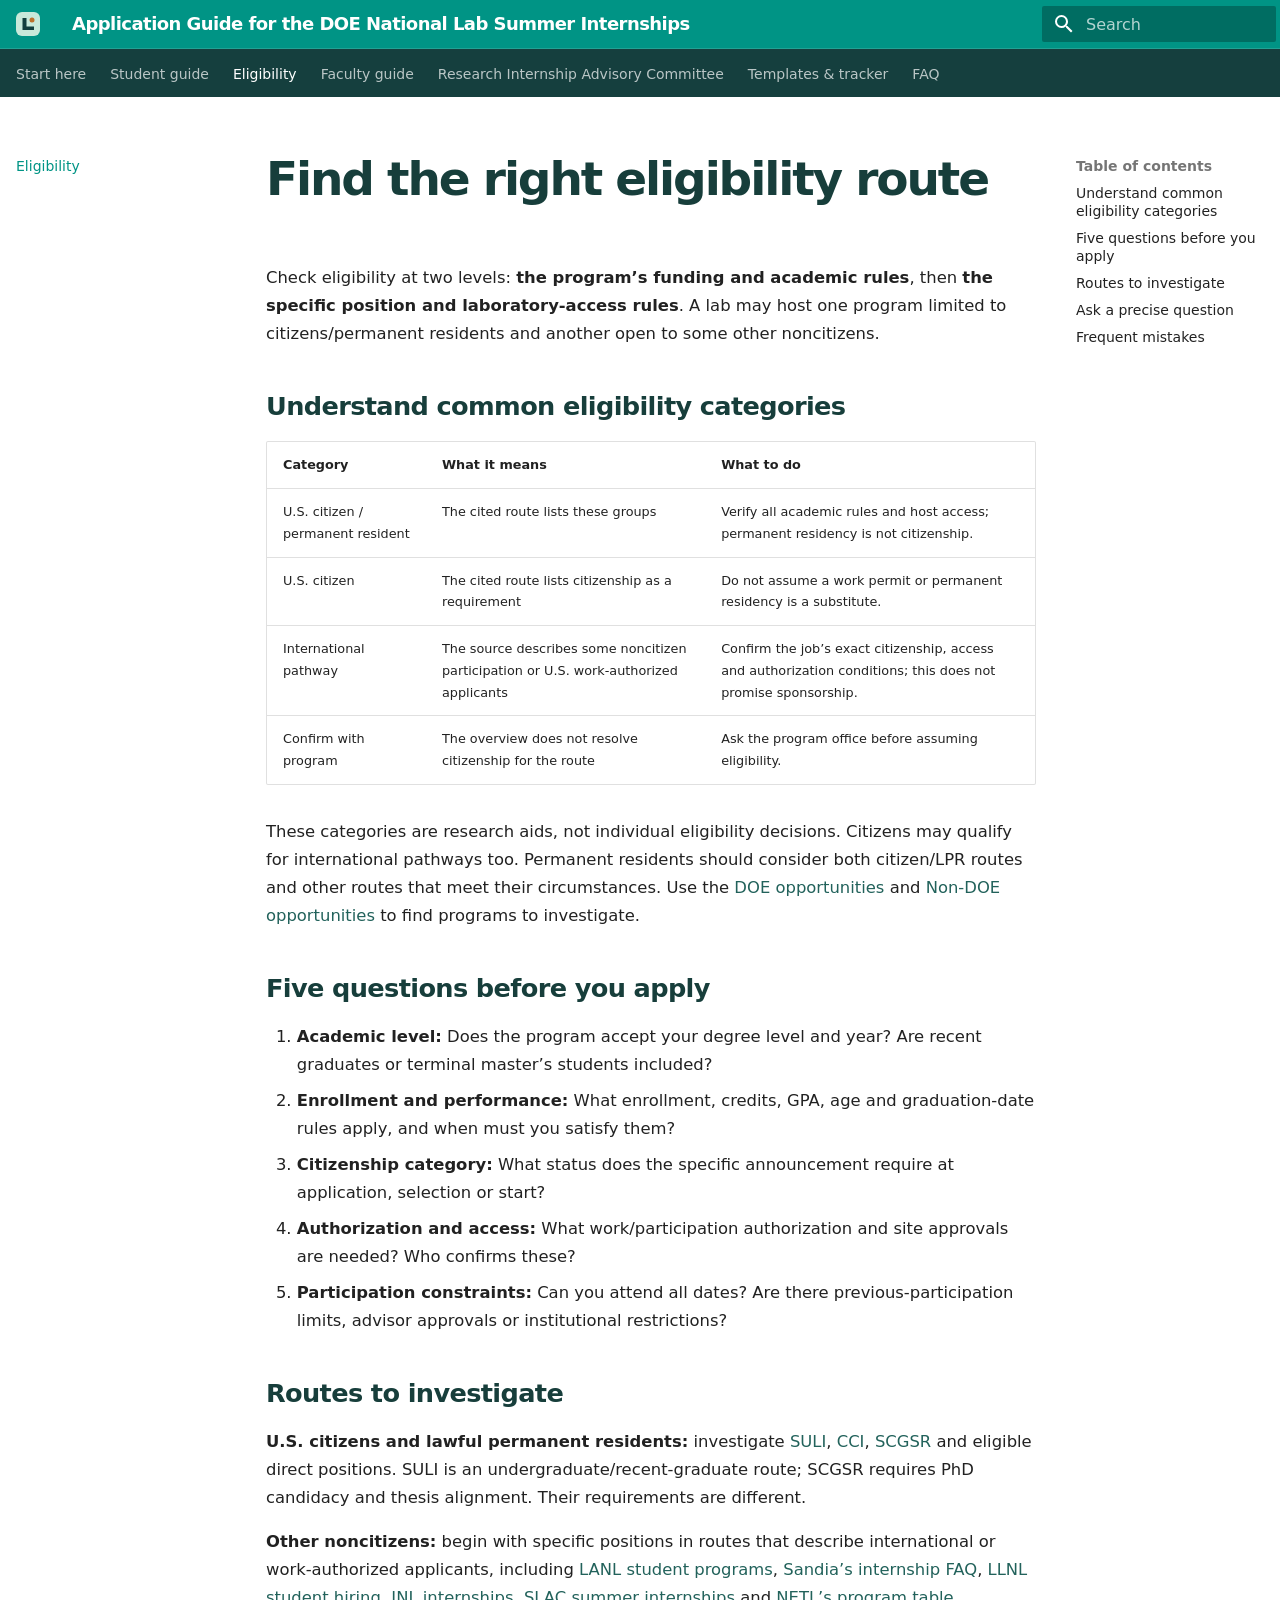
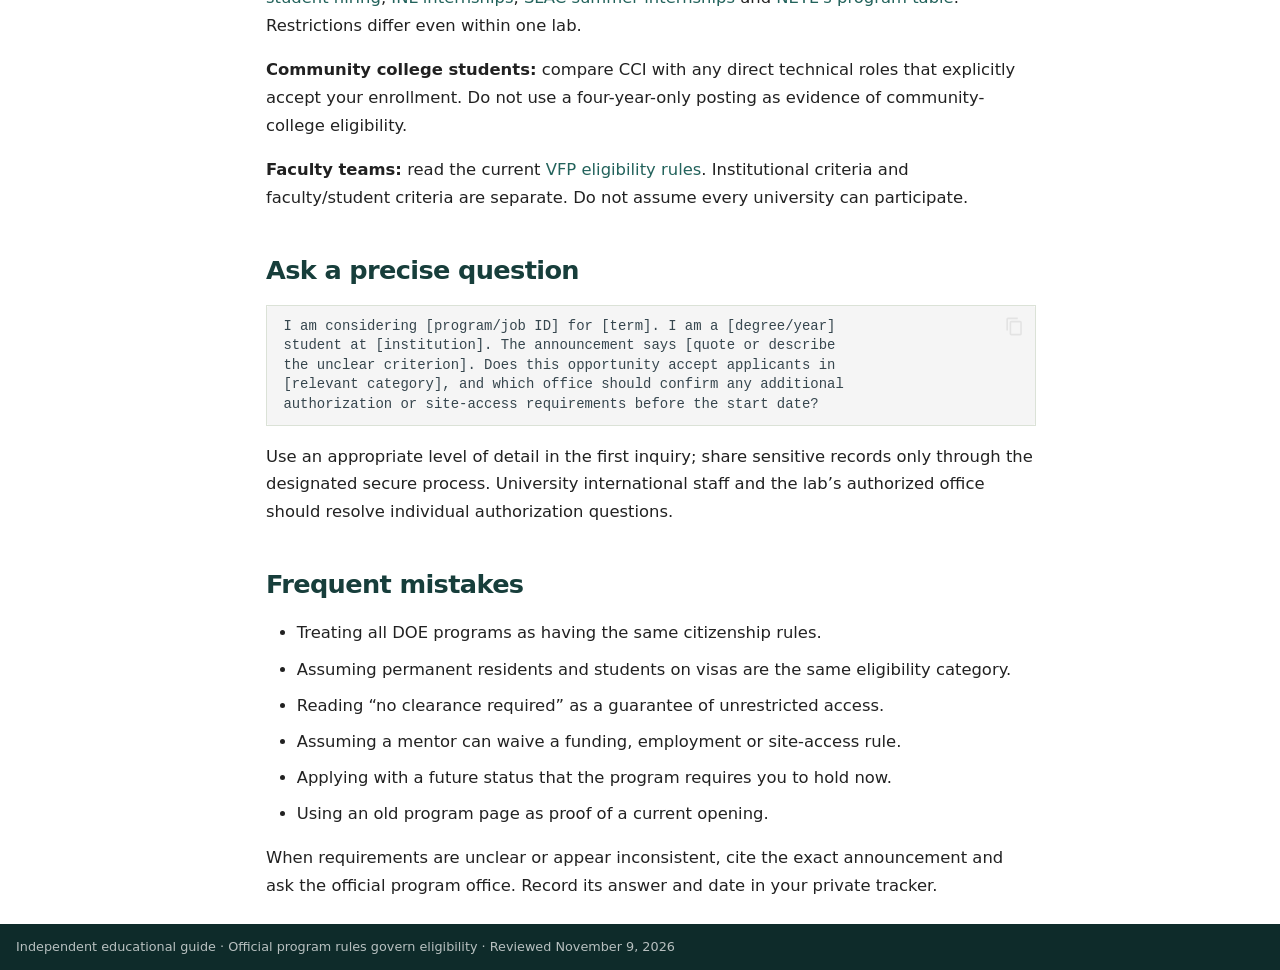
<file: eligibility/index.html>
<!doctype html>
<html lang="en" class="no-js">
  <head>
    
      <meta charset="utf-8">
      <meta name="viewport" content="width=device-width,initial-scale=1">
      
        <meta name="description" content="Your field guide to national laboratory internships. For students, faculty, and the Research Internship Advisory Committee.">
      
      
      
        <link rel="canonical" href="https://university-of-central-oklahoma.github.io/national-lab-internship-guide/eligibility/">
      
      
        <link rel="prev" href="../students/onboarding/">
      
      
        <link rel="next" href="../faculty/">
      
      
        
      
      
      <link rel="icon" href="../assets/mark.svg">
      <meta name="generator" content="mkdocs-1.6.1, mkdocs-material-9.8.1">
    
    
      
        <title>Eligibility - Application Guide for the DOE National Lab Summer Internships</title>
      
    
    
      <link rel="stylesheet" href="../assets/stylesheets/main.57a0d79d.min.css">
      
        
        <link rel="stylesheet" href="../assets/stylesheets/palette.fb2fffe2.min.css">
      
      


    
    
      
    
    
      
    
    
      <link rel="stylesheet" href="../assets/styles.css">
    
    <script>__md_scope=new URL("..",location),__md_hash=e=>[...e].reduce(((e,_)=>(e<<5)-e+_.charCodeAt(0)),0),__md_get=(e,_=localStorage,t=__md_scope)=>JSON.parse(_.getItem(t.pathname+"."+e)),__md_set=(e,_,t=localStorage,a=__md_scope)=>{try{t.setItem(a.pathname+"."+e,JSON.stringify(_))}catch(e){}}</script>
    
      

    
    
  </head>
  
  
    
    
    
    
    
    <body dir="ltr" data-md-color-scheme="default" data-md-color-primary="teal" data-md-color-accent="amber">
  
    
    <input class="md-toggle" data-md-toggle="drawer" type="checkbox" id="__drawer" autocomplete="off">
    <input class="md-toggle" data-md-toggle="search" type="checkbox" id="__search" autocomplete="off">
    <label class="md-overlay" for="__drawer"></label>
    <div data-md-component="skip">
      
        
        <a href="#find-the-right-eligibility-route" class="md-skip">
          Skip to content
        </a>
      
    </div>
    <div data-md-component="announce">
      
    </div>
    
    
      

<header class="md-header" data-md-component="header">
  <nav class="md-header__inner md-grid" aria-label="Header">
    <a href=".." title="Application Guide for the DOE National Lab Summer Internships" class="md-header__button md-logo" aria-label="Application Guide for the DOE National Lab Summer Internships" data-md-component="logo">
      
  <img src="../assets/mark.svg" alt="logo">

    </a>
    <label class="md-header__button md-icon" for="__drawer">
      
      <svg xmlns="http://www.w3.org/2000/svg" viewBox="0 0 24 24"><path d="M3 6h18v2H3zm0 5h18v2H3zm0 5h18v2H3z"/></svg>
    </label>
    <div class="md-header__title" data-md-component="header-title">
      <div class="md-header__ellipsis">
        <div class="md-header__topic">
          <span class="md-ellipsis">
            Application Guide for the DOE National Lab Summer Internships
          </span>
        </div>
        <div class="md-header__topic" data-md-component="header-topic">
          <span class="md-ellipsis">
            
              Eligibility
            
          </span>
        </div>
      </div>
    </div>
    
      
    
    
    
    
      
      
        <label class="md-header__button md-icon" for="__search">
          
          <svg xmlns="http://www.w3.org/2000/svg" viewBox="0 0 24 24"><path d="M9.5 3A6.5 6.5 0 0 1 16 9.5c0 1.61-.59 3.09-1.56 4.23l.27.27h.79l5 5-1.5 1.5-5-5v-.79l-.27-.27A6.52 6.52 0 0 1 9.5 16 6.5 6.5 0 0 1 3 9.5 6.5 6.5 0 0 1 9.5 3m0 2C7 5 5 7 5 9.5S7 14 9.5 14 14 12 14 9.5 12 5 9.5 5"/></svg>
        </label>
        <div class="md-search" data-md-component="search" role="dialog">
  <label class="md-search__overlay" for="__search"></label>
  <div class="md-search__inner" role="search">
    <form class="md-search__form" name="search">
      <input type="text" class="md-search__input" name="query" aria-label="Search" placeholder="Search" autocapitalize="off" autocorrect="off" autocomplete="off" spellcheck="false" data-md-component="search-query" required>
      <label class="md-search__icon md-icon" for="__search">
        
        <svg xmlns="http://www.w3.org/2000/svg" viewBox="0 0 24 24"><path d="M9.5 3A6.5 6.5 0 0 1 16 9.5c0 1.61-.59 3.09-1.56 4.23l.27.27h.79l5 5-1.5 1.5-5-5v-.79l-.27-.27A6.52 6.52 0 0 1 9.5 16 6.5 6.5 0 0 1 3 9.5 6.5 6.5 0 0 1 9.5 3m0 2C7 5 5 7 5 9.5S7 14 9.5 14 14 12 14 9.5 12 5 9.5 5"/></svg>
        
        <svg xmlns="http://www.w3.org/2000/svg" viewBox="0 0 24 24"><path d="M20 11v2H8l5.5 5.5-1.42 1.42L4.16 12l7.92-7.92L13.5 5.5 8 11z"/></svg>
      </label>
      <nav class="md-search__options" aria-label="Search">
        
        <button type="reset" class="md-search__icon md-icon" title="Clear" aria-label="Clear" tabindex="-1">
          
          <svg xmlns="http://www.w3.org/2000/svg" viewBox="0 0 24 24"><path d="M19 6.41 17.59 5 12 10.59 6.41 5 5 6.41 10.59 12 5 17.59 6.41 19 12 13.41 17.59 19 19 17.59 13.41 12z"/></svg>
        </button>
      </nav>
      
        <div class="md-search__suggest" data-md-component="search-suggest"></div>
      
    </form>
    <div class="md-search__output">
      <div class="md-search__scrollwrap" tabindex="0" data-md-scrollfix>
        <div class="md-search-result" data-md-component="search-result">
          <div class="md-search-result__meta">
            Initializing search
          </div>
          <ol class="md-search-result__list" role="presentation"></ol>
        </div>
      </div>
    </div>
  </div>
</div>
      
    
    
  </nav>
  
</header>
    
    <div class="md-container" data-md-component="container">
      
      
        
          
            
<nav class="md-tabs" aria-label="Tabs" data-md-component="tabs">
  <div class="md-grid">
    <ul class="md-tabs__list">
      
        
  
  
  
  
    <li class="md-tabs__item">
      <a href=".." class="md-tabs__link">
        
  
  
    
  
  Start here

      </a>
    </li>
  

      
        
  
  
  
  
    
    
      <li class="md-tabs__item">
        <a href="../students/roadmap/" class="md-tabs__link">
          
  
  
  Student guide

        </a>
      </li>
    
  

      
        
  
  
  
    
  
  
    <li class="md-tabs__item md-tabs__item--active">
      <a href="./" class="md-tabs__link">
        
  
  
    
  
  Eligibility

      </a>
    </li>
  

      
        
  
  
  
  
    <li class="md-tabs__item">
      <a href="../faculty/" class="md-tabs__link">
        
  
  
    
  
  Faculty guide

      </a>
    </li>
  

      
        
  
  
  
  
    <li class="md-tabs__item">
      <a href="../committee/" class="md-tabs__link">
        
  
  
    
  
  Research Internship Advisory Committee

      </a>
    </li>
  

      
        
  
  
  
  
    <li class="md-tabs__item">
      <a href="../toolkit/" class="md-tabs__link">
        
  
  
    
  
  Templates & tracker

      </a>
    </li>
  

      
        
  
  
  
  
    <li class="md-tabs__item">
      <a href="../faq/" class="md-tabs__link">
        
  
  
    
  
  FAQ

      </a>
    </li>
  

      
    </ul>
  </div>
</nav>
          
        
      
      <main class="md-main" data-md-component="main">
        <div class="md-main__inner md-grid">
          
            
              
              <div class="md-sidebar md-sidebar--primary" data-md-component="sidebar" data-md-type="navigation" >
                <div class="md-sidebar__scrollwrap">
                  <div class="md-sidebar__inner">
                    


  


<nav class="md-nav md-nav--primary md-nav--lifted" aria-label="Navigation" data-md-level="0">
  <label class="md-nav__title" for="__drawer">
    <a href=".." title="Application Guide for the DOE National Lab Summer Internships" class="md-nav__button md-logo" aria-label="Application Guide for the DOE National Lab Summer Internships" data-md-component="logo">
      
  <img src="../assets/mark.svg" alt="logo">

    </a>
    Application Guide for the DOE National Lab Summer Internships
  </label>
  
  <ul class="md-nav__list" data-md-scrollfix>
    
      
      
  
  
  
  
    <li class="md-nav__item">
      <a href=".." class="md-nav__link">
        
  
  
  <span class="md-ellipsis">
    
  
    Start here
  

    
  </span>
  
  

      </a>
    </li>
  

    
      
      
  
  
  
  
    
    
    
    
      
      
        
      
    
    
    <li class="md-nav__item md-nav__item--nested">
      
        
        
        <input class="md-nav__toggle md-toggle " type="checkbox" id="__nav_2" >
        
          
          <label class="md-nav__link" for="__nav_2" id="__nav_2_label" tabindex="0">
            
  
  
  <span class="md-ellipsis">
    
  
    Student guide
  

    
  </span>
  
  

            <span class="md-nav__icon md-icon"></span>
          </label>
        
        <nav class="md-nav" data-md-level="1" aria-labelledby="__nav_2_label" aria-expanded="false">
          <label class="md-nav__title" for="__nav_2">
            <span class="md-nav__icon md-icon"></span>
            
  
    Student guide
  

          </label>
          <ul class="md-nav__list" data-md-scrollfix>
            
              
                
  
  
  
  
    <li class="md-nav__item">
      <a href="../students/roadmap/" class="md-nav__link">
        
  
  
  <span class="md-ellipsis">
    
  
    Your application roadmap
  

    
  </span>
  
  

      </a>
    </li>
  

              
            
              
                
  
  
  
  
    <li class="md-nav__item">
      <a href="../students/documents/" class="md-nav__link">
        
  
  
  <span class="md-ellipsis">
    
  
    Documents & recommendations
  

    
  </span>
  
  

      </a>
    </li>
  

              
            
              
                
  
  
  
  
    <li class="md-nav__item">
      <a href="../students/outreach/" class="md-nav__link">
        
  
  
  <span class="md-ellipsis">
    
  
    Find & contact a mentor
  

    
  </span>
  
  

      </a>
    </li>
  

              
            
              
                
  
  
  
  
    <li class="md-nav__item">
      <a href="../students/interviews/" class="md-nav__link">
        
  
  
  <span class="md-ellipsis">
    
  
    Interviews & follow-up
  

    
  </span>
  
  

      </a>
    </li>
  

              
            
              
                
  
  
  
  
    <li class="md-nav__item">
      <a href="../students/onboarding/" class="md-nav__link">
        
  
  
  <span class="md-ellipsis">
    
  
    Offers & onboarding
  

    
  </span>
  
  

      </a>
    </li>
  

              
            
          </ul>
        </nav>
      
    </li>
  

    
      
      
  
  
    
  
  
  
    <li class="md-nav__item md-nav__item--active">
      
      <input class="md-nav__toggle md-toggle" type="checkbox" id="__toc">
      
      
        
      
      
        <label class="md-nav__link md-nav__link--active" for="__toc">
          
  
  
  <span class="md-ellipsis">
    
  
    Eligibility
  

    
  </span>
  
  

          <span class="md-nav__icon md-icon"></span>
        </label>
      
      <a href="./" class="md-nav__link md-nav__link--active">
        
  
  
  <span class="md-ellipsis">
    
  
    Eligibility
  

    
  </span>
  
  

      </a>
      
        

<nav class="md-nav md-nav--secondary" aria-label="Table of contents">
  
  
  
    
  
  
    <label class="md-nav__title" for="__toc">
      <span class="md-nav__icon md-icon"></span>
      Table of contents
    </label>
    <ul class="md-nav__list" data-md-component="toc" data-md-scrollfix>
      
        <li class="md-nav__item">
  <a href="#understand-common-eligibility-categories" class="md-nav__link">
    <span class="md-ellipsis">
      
        Understand common eligibility categories
      
    </span>
  </a>
  
</li>
      
        <li class="md-nav__item">
  <a href="#five-questions-before-you-apply" class="md-nav__link">
    <span class="md-ellipsis">
      
        Five questions before you apply
      
    </span>
  </a>
  
</li>
      
        <li class="md-nav__item">
  <a href="#routes-to-investigate" class="md-nav__link">
    <span class="md-ellipsis">
      
        Routes to investigate
      
    </span>
  </a>
  
</li>
      
        <li class="md-nav__item">
  <a href="#ask-a-precise-question" class="md-nav__link">
    <span class="md-ellipsis">
      
        Ask a precise question
      
    </span>
  </a>
  
</li>
      
        <li class="md-nav__item">
  <a href="#frequent-mistakes" class="md-nav__link">
    <span class="md-ellipsis">
      
        Frequent mistakes
      
    </span>
  </a>
  
</li>
      
    </ul>
  
</nav>
      
    </li>
  

    
      
      
  
  
  
  
    <li class="md-nav__item">
      <a href="../faculty/" class="md-nav__link">
        
  
  
  <span class="md-ellipsis">
    
  
    Faculty guide
  

    
  </span>
  
  

      </a>
    </li>
  

    
      
      
  
  
  
  
    <li class="md-nav__item">
      <a href="../committee/" class="md-nav__link">
        
  
  
  <span class="md-ellipsis">
    
  
    Research Internship Advisory Committee
  

    
  </span>
  
  

      </a>
    </li>
  

    
      
      
  
  
  
  
    <li class="md-nav__item">
      <a href="../toolkit/" class="md-nav__link">
        
  
  
  <span class="md-ellipsis">
    
  
    Templates & tracker
  

    
  </span>
  
  

      </a>
    </li>
  

    
      
      
  
  
  
  
    <li class="md-nav__item">
      <a href="../faq/" class="md-nav__link">
        
  
  
  <span class="md-ellipsis">
    
  
    FAQ
  

    
  </span>
  
  

      </a>
    </li>
  

    
  </ul>
</nav>
                  </div>
                </div>
              </div>
            
            
              
              <div class="md-sidebar md-sidebar--secondary" data-md-component="sidebar" data-md-type="toc" >
                <div class="md-sidebar__scrollwrap">
                  <div class="md-sidebar__inner">
                    

<nav class="md-nav md-nav--secondary" aria-label="Table of contents">
  
  
  
    
  
  
    <label class="md-nav__title" for="__toc">
      <span class="md-nav__icon md-icon"></span>
      Table of contents
    </label>
    <ul class="md-nav__list" data-md-component="toc" data-md-scrollfix>
      
        <li class="md-nav__item">
  <a href="#understand-common-eligibility-categories" class="md-nav__link">
    <span class="md-ellipsis">
      
        Understand common eligibility categories
      
    </span>
  </a>
  
</li>
      
        <li class="md-nav__item">
  <a href="#five-questions-before-you-apply" class="md-nav__link">
    <span class="md-ellipsis">
      
        Five questions before you apply
      
    </span>
  </a>
  
</li>
      
        <li class="md-nav__item">
  <a href="#routes-to-investigate" class="md-nav__link">
    <span class="md-ellipsis">
      
        Routes to investigate
      
    </span>
  </a>
  
</li>
      
        <li class="md-nav__item">
  <a href="#ask-a-precise-question" class="md-nav__link">
    <span class="md-ellipsis">
      
        Ask a precise question
      
    </span>
  </a>
  
</li>
      
        <li class="md-nav__item">
  <a href="#frequent-mistakes" class="md-nav__link">
    <span class="md-ellipsis">
      
        Frequent mistakes
      
    </span>
  </a>
  
</li>
      
    </ul>
  
</nav>
                  </div>
                </div>
              </div>
            
          
          
            <div class="md-content" data-md-component="content">
              
              <article class="md-content__inner md-typeset">
                
                  



<h1 id="find-the-right-eligibility-route">Find the right eligibility route</h1>
<p>Check eligibility at two levels: <strong>the program’s funding and academic rules</strong>, then <strong>the specific position and laboratory-access rules</strong>. A lab may host one program limited to citizens/permanent residents and another open to some other noncitizens.</p>
<h2 id="understand-common-eligibility-categories">Understand common eligibility categories</h2>
<table>
<thead>
<tr>
<th>Category</th>
<th>What it means</th>
<th>What to do</th>
</tr>
</thead>
<tbody>
<tr>
<td>U.S. citizen / permanent resident</td>
<td>The cited route lists these groups</td>
<td>Verify all academic rules and host access; permanent residency is not citizenship.</td>
</tr>
<tr>
<td>U.S. citizen</td>
<td>The cited route lists citizenship as a requirement</td>
<td>Do not assume a work permit or permanent residency is a substitute.</td>
</tr>
<tr>
<td>International pathway</td>
<td>The source describes some noncitizen participation or U.S. work-authorized applicants</td>
<td>Confirm the job’s exact citizenship, access and authorization conditions; this does not promise sponsorship.</td>
</tr>
<tr>
<td>Confirm with program</td>
<td>The overview does not resolve citizenship for the route</td>
<td>Ask the program office before assuming eligibility.</td>
</tr>
</tbody>
</table>
<p>These categories are research aids, not individual eligibility decisions. Citizens may qualify for international pathways too. Permanent residents should consider both citizen/LPR routes and other routes that meet their circumstances. Use the <a href="https://docs.google.com/spreadsheets/d/1XfAbQf3lic7tOpiT_JgilAPFzAPPrtLPZBIZlM1TGBk/edit?gid=0#gid=0">DOE opportunities</a> and <a href="https://docs.google.com/spreadsheets/d/1XfAbQf3lic7tOpiT_JgilAPFzAPPrtLPZBIZlM1TGBk/edit?gid=1254811916#gid=1254811916">Non-DOE opportunities</a> to find programs to investigate.</p>
<h2 id="five-questions-before-you-apply">Five questions before you apply</h2>
<ol>
<li><strong>Academic level:</strong> Does the program accept your degree level and year? Are recent graduates or terminal master’s students included?</li>
<li><strong>Enrollment and performance:</strong> What enrollment, credits, GPA, age and graduation-date rules apply, and when must you satisfy them?</li>
<li><strong>Citizenship category:</strong> What status does the specific announcement require at application, selection or start?</li>
<li><strong>Authorization and access:</strong> What work/participation authorization and site approvals are needed? Who confirms these?</li>
<li><strong>Participation constraints:</strong> Can you attend all dates? Are there previous-participation limits, advisor approvals or institutional restrictions?</li>
</ol>
<h2 id="routes-to-investigate">Routes to investigate</h2>
<p><strong>U.S. citizens and lawful permanent residents:</strong> investigate <a href="https://science.osti.gov/wdts/suli/Eligibility">SULI</a>, <a href="https://science.osti.gov/wdts/cci/Eligibility">CCI</a>, <a href="https://science.osti.gov/wdts/scgsr/Eligibility">SCGSR</a> and eligible direct positions. SULI is an undergraduate/recent-graduate route; SCGSR requires PhD candidacy and thesis alignment. Their requirements are different.</p>
<p><strong>Other noncitizens:</strong> begin with specific positions in routes that describe international or work-authorized applicants, including <a href="https://lanl.jobs/students">LANL student programs</a>, <a href="https://www.sandia.gov/careers/careers/students-and-postdocs/internships-co-ops/institute-programs/faqs/">Sandia’s internship FAQ</a>, <a href="https://www.llnl.gov/join-our-team/careers/student-internship-veteran-programs">LLNL student hiring</a>, <a href="https://inl.gov/internships/">INL internships</a>, <a href="https://careers.slac.stanford.edu/slac-summer-internship-program">SLAC summer internships</a> and <a href="https://netl.doe.gov/education/internships/programs">NETL’s program table</a>. Restrictions differ even within one lab.</p>
<p><strong>Community college students:</strong> compare CCI with any direct technical roles that explicitly accept your enrollment. Do not use a four-year-only posting as evidence of community-college eligibility.</p>
<p><strong>Faculty teams:</strong> read the current <a href="https://science.osti.gov/wdts/vfp/Eligibility">VFP eligibility rules</a>. Institutional criteria and faculty/student criteria are separate. Do not assume every university can participate.</p>
<h2 id="ask-a-precise-question">Ask a precise question</h2>
<div class="highlight"><pre><span></span><code>I am considering [program/job ID] for [term]. I am a [degree/year]
student at [institution]. The announcement says [quote or describe
the unclear criterion]. Does this opportunity accept applicants in
[relevant category], and which office should confirm any additional
authorization or site-access requirements before the start date?
</code></pre></div>
<p>Use an appropriate level of detail in the first inquiry; share sensitive records only through the designated secure process. University international staff and the lab’s authorized office should resolve individual authorization questions.</p>
<h2 id="frequent-mistakes">Frequent mistakes</h2>
<ul>
<li>Treating all DOE programs as having the same citizenship rules.</li>
<li>Assuming permanent residents and students on visas are the same eligibility category.</li>
<li>Reading “no clearance required” as a guarantee of unrestricted access.</li>
<li>Assuming a mentor can waive a funding, employment or site-access rule.</li>
<li>Applying with a future status that the program requires you to hold now.</li>
<li>Using an old program page as proof of a current opening.</li>
</ul>
<p>When requirements are unclear or appear inconsistent, cite the exact announcement and ask the official program office. Record its answer and date in your private tracker.</p>












                
              </article>
            </div>
          
          
<script>var target=document.getElementById(location.hash.slice(1));target&&target.name&&(target.checked=target.name.startsWith("__tabbed_"))</script>
        </div>
        
          <button type="button" class="md-top md-icon" data-md-component="top" hidden>
  
  <svg xmlns="http://www.w3.org/2000/svg" viewBox="0 0 24 24"><path d="M13 20h-2V8l-5.5 5.5-1.42-1.42L12 4.16l7.92 7.92-1.42 1.42L13 8z"/></svg>
  Back to top
</button>
        
      </main>
      
        <footer class="md-footer">
  
  <div class="md-footer-meta md-typeset">
    <div class="md-footer-meta__inner md-grid">
      <div class="md-copyright">
  
    <div class="md-copyright__highlight">
      Independent educational guide · Official program rules govern eligibility · Reviewed November 9, 2026
    </div>
  
  
</div>
      
    </div>
  </div>
</footer>
      
    </div>
    <div class="md-dialog" data-md-component="dialog">
      <div class="md-dialog__inner md-typeset"></div>
    </div>
    
    
    
      
      
      <script id="__config" type="application/json">{"annotate": null, "base": "..", "features": ["navigation.tabs", "navigation.sections", "navigation.top", "search.suggest", "search.highlight", "content.code.copy"], "search": "../assets/javascripts/workers/search.a7633da7.min.js", "tags": null, "translations": {"clipboard.copied": "Copied to clipboard", "clipboard.copy": "Copy to clipboard", "search.result.more.one": "1 more on this page", "search.result.more.other": "# more on this page", "search.result.none": "No matching documents", "search.result.one": "1 matching document", "search.result.other": "# matching documents", "search.result.placeholder": "Type to start searching", "search.result.term.missing": "Missing", "select.version": "Select version"}, "version": null}</script>
    
    
      <script src="../assets/javascripts/bundle.a5f9d56c.min.js"></script>
      
        <script src="../assets/app.js"></script>
      
    
  </body>
</html>
</file>
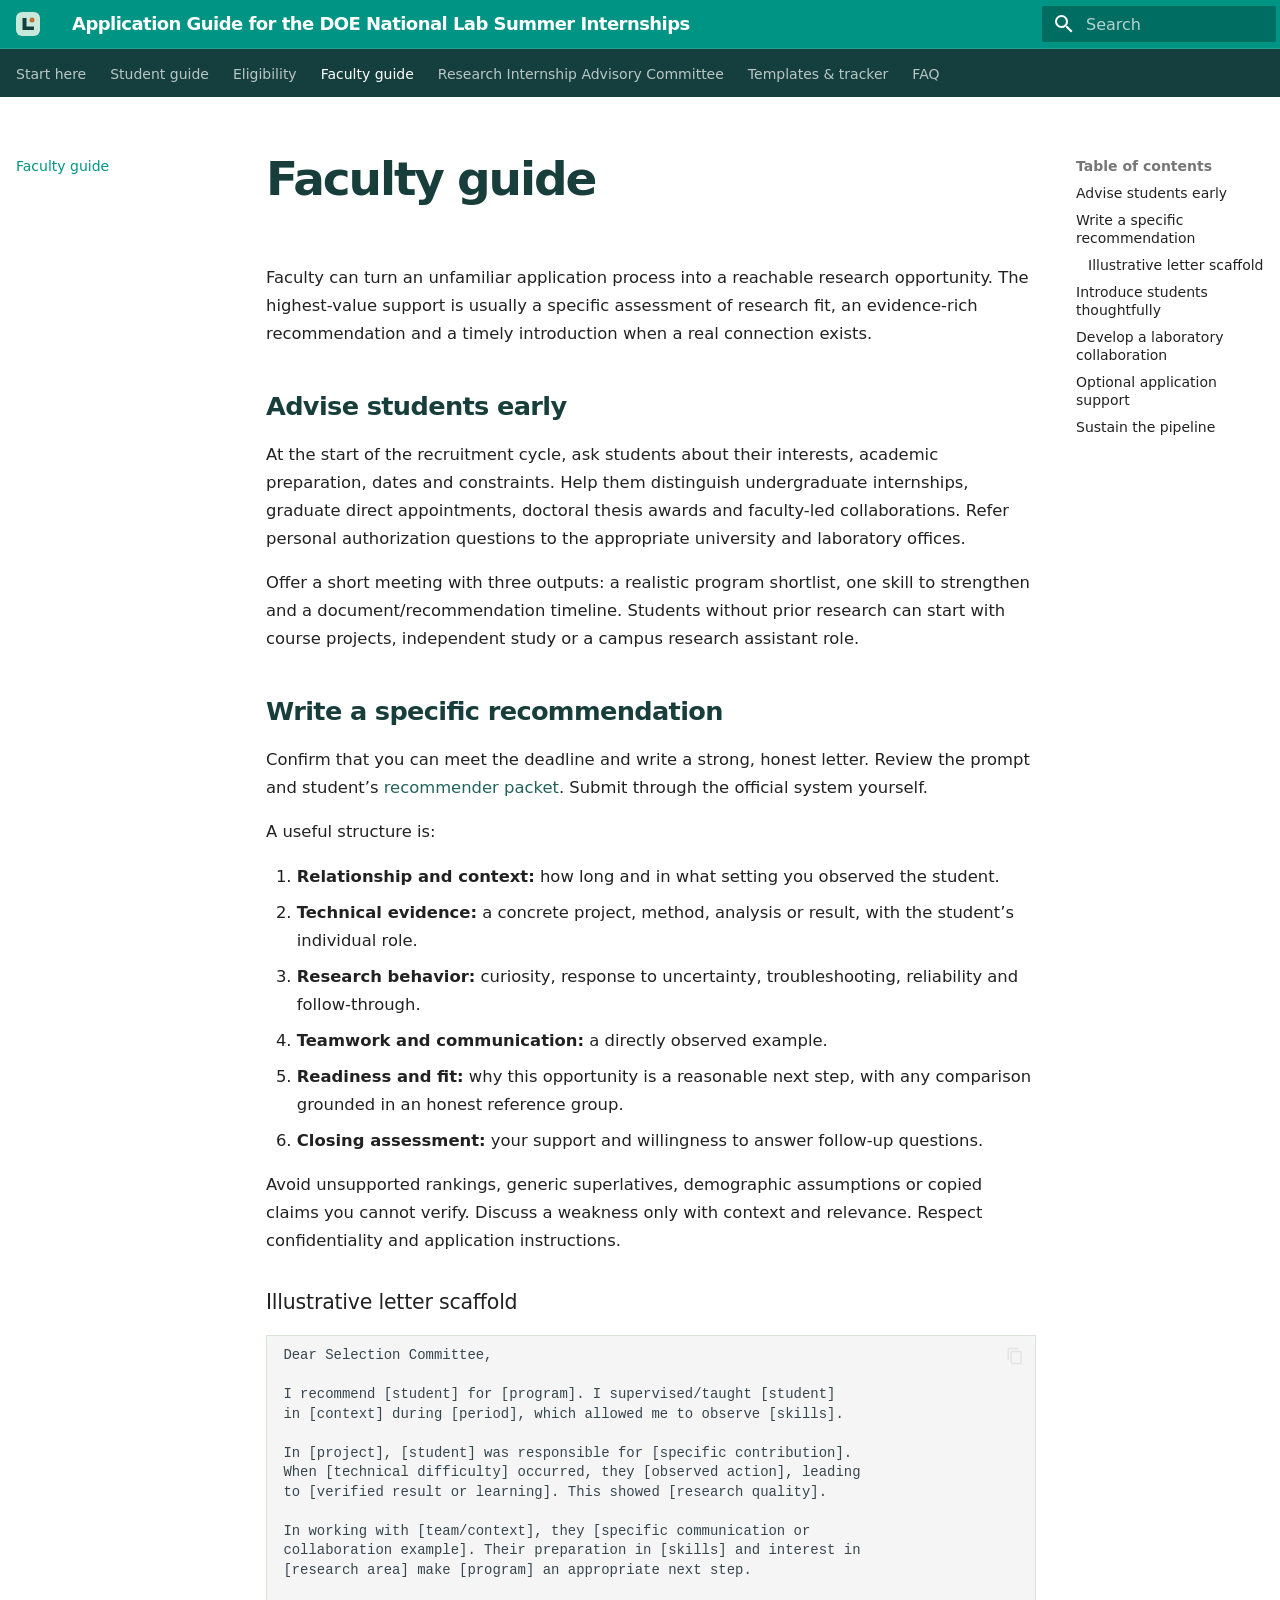
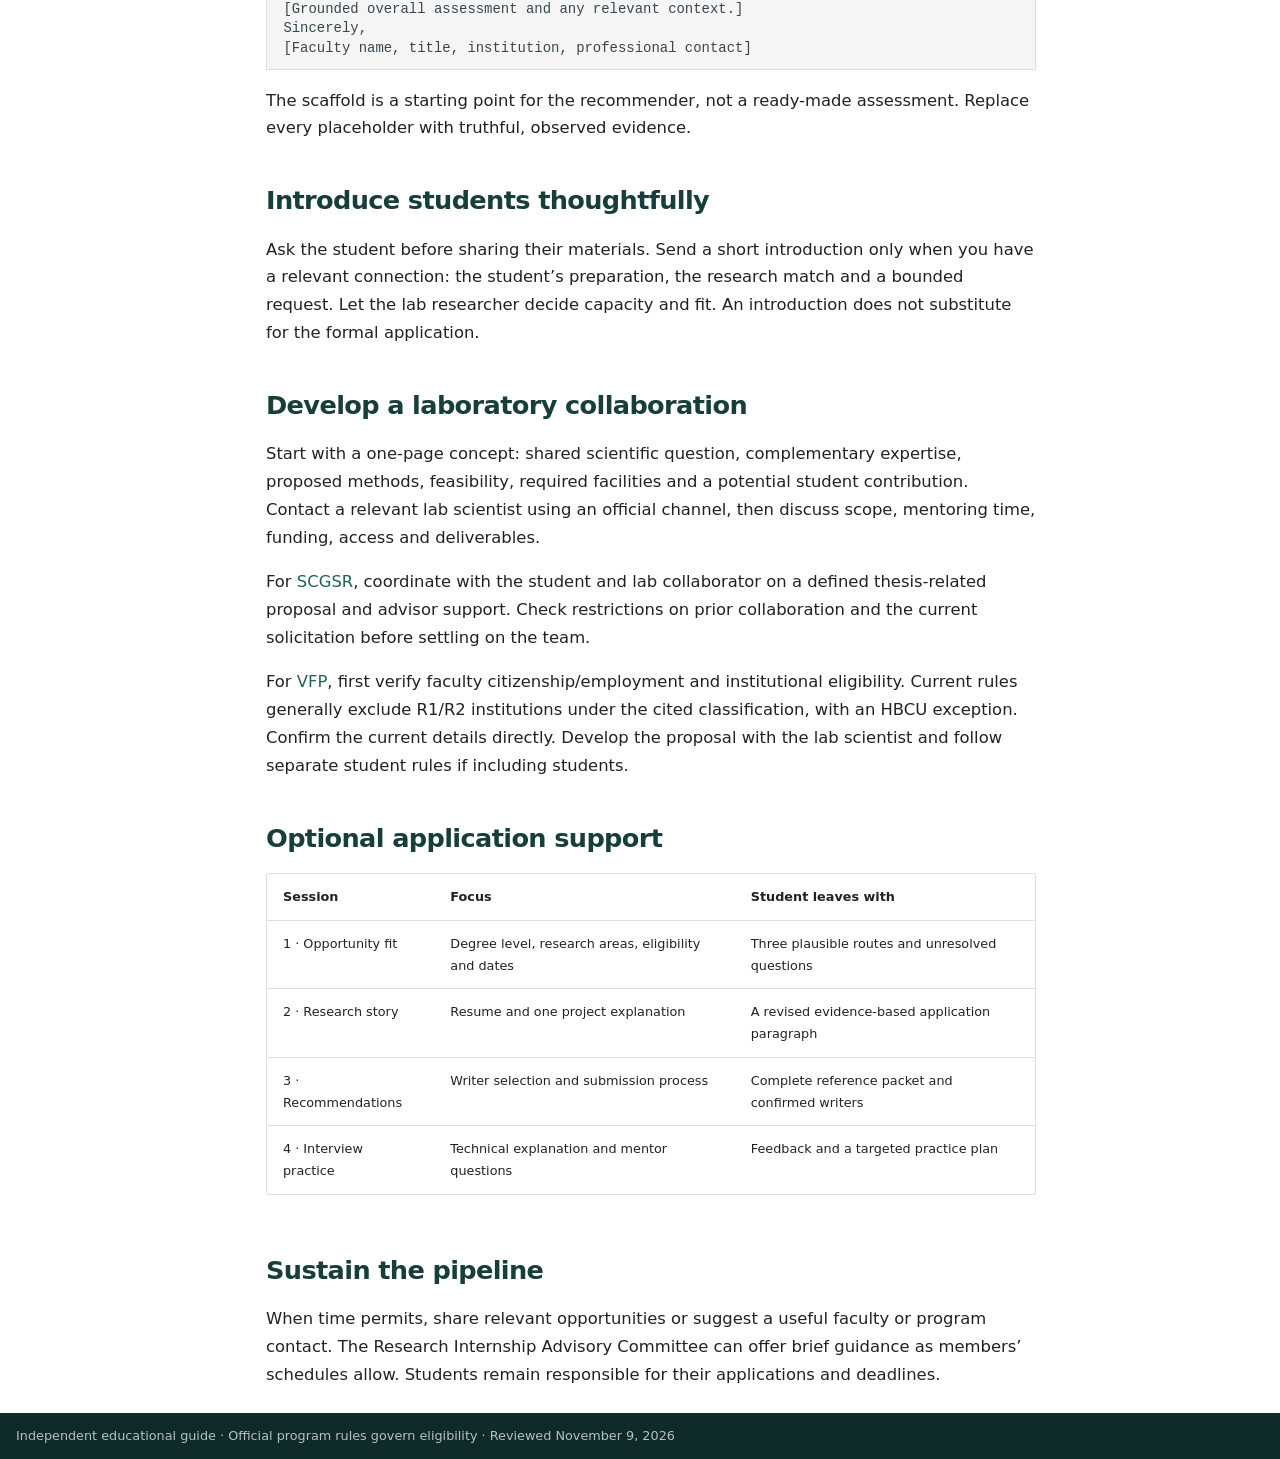
<file: faculty/index.html>
<!doctype html>
<html lang="en" class="no-js">
  <head>
    
      <meta charset="utf-8">
      <meta name="viewport" content="width=device-width,initial-scale=1">
      
        <meta name="description" content="Your field guide to national laboratory internships. For students, faculty, and the Research Internship Advisory Committee.">
      
      
      
        <link rel="canonical" href="https://university-of-central-oklahoma.github.io/national-lab-internship-guide/faculty/">
      
      
        <link rel="prev" href="../eligibility/">
      
      
        <link rel="next" href="../committee/">
      
      
        
      
      
      <link rel="icon" href="../assets/mark.svg">
      <meta name="generator" content="mkdocs-1.6.1, mkdocs-material-9.8.1">
    
    
      
        <title>Faculty guide - Application Guide for the DOE National Lab Summer Internships</title>
      
    
    
      <link rel="stylesheet" href="../assets/stylesheets/main.57a0d79d.min.css">
      
        
        <link rel="stylesheet" href="../assets/stylesheets/palette.fb2fffe2.min.css">
      
      


    
    
      
    
    
      
    
    
      <link rel="stylesheet" href="../assets/styles.css">
    
    <script>__md_scope=new URL("..",location),__md_hash=e=>[...e].reduce(((e,_)=>(e<<5)-e+_.charCodeAt(0)),0),__md_get=(e,_=localStorage,t=__md_scope)=>JSON.parse(_.getItem(t.pathname+"."+e)),__md_set=(e,_,t=localStorage,a=__md_scope)=>{try{t.setItem(a.pathname+"."+e,JSON.stringify(_))}catch(e){}}</script>
    
      

    
    
  </head>
  
  
    
    
    
    
    
    <body dir="ltr" data-md-color-scheme="default" data-md-color-primary="teal" data-md-color-accent="amber">
  
    
    <input class="md-toggle" data-md-toggle="drawer" type="checkbox" id="__drawer" autocomplete="off">
    <input class="md-toggle" data-md-toggle="search" type="checkbox" id="__search" autocomplete="off">
    <label class="md-overlay" for="__drawer"></label>
    <div data-md-component="skip">
      
        
        <a href="#faculty-guide" class="md-skip">
          Skip to content
        </a>
      
    </div>
    <div data-md-component="announce">
      
    </div>
    
    
      

<header class="md-header" data-md-component="header">
  <nav class="md-header__inner md-grid" aria-label="Header">
    <a href=".." title="Application Guide for the DOE National Lab Summer Internships" class="md-header__button md-logo" aria-label="Application Guide for the DOE National Lab Summer Internships" data-md-component="logo">
      
  <img src="../assets/mark.svg" alt="logo">

    </a>
    <label class="md-header__button md-icon" for="__drawer">
      
      <svg xmlns="http://www.w3.org/2000/svg" viewBox="0 0 24 24"><path d="M3 6h18v2H3zm0 5h18v2H3zm0 5h18v2H3z"/></svg>
    </label>
    <div class="md-header__title" data-md-component="header-title">
      <div class="md-header__ellipsis">
        <div class="md-header__topic">
          <span class="md-ellipsis">
            Application Guide for the DOE National Lab Summer Internships
          </span>
        </div>
        <div class="md-header__topic" data-md-component="header-topic">
          <span class="md-ellipsis">
            
              Faculty guide
            
          </span>
        </div>
      </div>
    </div>
    
      
    
    
    
    
      
      
        <label class="md-header__button md-icon" for="__search">
          
          <svg xmlns="http://www.w3.org/2000/svg" viewBox="0 0 24 24"><path d="M9.5 3A6.5 6.5 0 0 1 16 9.5c0 1.61-.59 3.09-1.56 4.23l.27.27h.79l5 5-1.5 1.5-5-5v-.79l-.27-.27A6.52 6.52 0 0 1 9.5 16 6.5 6.5 0 0 1 3 9.5 6.5 6.5 0 0 1 9.5 3m0 2C7 5 5 7 5 9.5S7 14 9.5 14 14 12 14 9.5 12 5 9.5 5"/></svg>
        </label>
        <div class="md-search" data-md-component="search" role="dialog">
  <label class="md-search__overlay" for="__search"></label>
  <div class="md-search__inner" role="search">
    <form class="md-search__form" name="search">
      <input type="text" class="md-search__input" name="query" aria-label="Search" placeholder="Search" autocapitalize="off" autocorrect="off" autocomplete="off" spellcheck="false" data-md-component="search-query" required>
      <label class="md-search__icon md-icon" for="__search">
        
        <svg xmlns="http://www.w3.org/2000/svg" viewBox="0 0 24 24"><path d="M9.5 3A6.5 6.5 0 0 1 16 9.5c0 1.61-.59 3.09-1.56 4.23l.27.27h.79l5 5-1.5 1.5-5-5v-.79l-.27-.27A6.52 6.52 0 0 1 9.5 16 6.5 6.5 0 0 1 3 9.5 6.5 6.5 0 0 1 9.5 3m0 2C7 5 5 7 5 9.5S7 14 9.5 14 14 12 14 9.5 12 5 9.5 5"/></svg>
        
        <svg xmlns="http://www.w3.org/2000/svg" viewBox="0 0 24 24"><path d="M20 11v2H8l5.5 5.5-1.42 1.42L4.16 12l7.92-7.92L13.5 5.5 8 11z"/></svg>
      </label>
      <nav class="md-search__options" aria-label="Search">
        
        <button type="reset" class="md-search__icon md-icon" title="Clear" aria-label="Clear" tabindex="-1">
          
          <svg xmlns="http://www.w3.org/2000/svg" viewBox="0 0 24 24"><path d="M19 6.41 17.59 5 12 10.59 6.41 5 5 6.41 10.59 12 5 17.59 6.41 19 12 13.41 17.59 19 19 17.59 13.41 12z"/></svg>
        </button>
      </nav>
      
        <div class="md-search__suggest" data-md-component="search-suggest"></div>
      
    </form>
    <div class="md-search__output">
      <div class="md-search__scrollwrap" tabindex="0" data-md-scrollfix>
        <div class="md-search-result" data-md-component="search-result">
          <div class="md-search-result__meta">
            Initializing search
          </div>
          <ol class="md-search-result__list" role="presentation"></ol>
        </div>
      </div>
    </div>
  </div>
</div>
      
    
    
  </nav>
  
</header>
    
    <div class="md-container" data-md-component="container">
      
      
        
          
            
<nav class="md-tabs" aria-label="Tabs" data-md-component="tabs">
  <div class="md-grid">
    <ul class="md-tabs__list">
      
        
  
  
  
  
    <li class="md-tabs__item">
      <a href=".." class="md-tabs__link">
        
  
  
    
  
  Start here

      </a>
    </li>
  

      
        
  
  
  
  
    
    
      <li class="md-tabs__item">
        <a href="../students/roadmap/" class="md-tabs__link">
          
  
  
  Student guide

        </a>
      </li>
    
  

      
        
  
  
  
  
    <li class="md-tabs__item">
      <a href="../eligibility/" class="md-tabs__link">
        
  
  
    
  
  Eligibility

      </a>
    </li>
  

      
        
  
  
  
    
  
  
    <li class="md-tabs__item md-tabs__item--active">
      <a href="./" class="md-tabs__link">
        
  
  
    
  
  Faculty guide

      </a>
    </li>
  

      
        
  
  
  
  
    <li class="md-tabs__item">
      <a href="../committee/" class="md-tabs__link">
        
  
  
    
  
  Research Internship Advisory Committee

      </a>
    </li>
  

      
        
  
  
  
  
    <li class="md-tabs__item">
      <a href="../toolkit/" class="md-tabs__link">
        
  
  
    
  
  Templates & tracker

      </a>
    </li>
  

      
        
  
  
  
  
    <li class="md-tabs__item">
      <a href="../faq/" class="md-tabs__link">
        
  
  
    
  
  FAQ

      </a>
    </li>
  

      
    </ul>
  </div>
</nav>
          
        
      
      <main class="md-main" data-md-component="main">
        <div class="md-main__inner md-grid">
          
            
              
              <div class="md-sidebar md-sidebar--primary" data-md-component="sidebar" data-md-type="navigation" >
                <div class="md-sidebar__scrollwrap">
                  <div class="md-sidebar__inner">
                    


  


<nav class="md-nav md-nav--primary md-nav--lifted" aria-label="Navigation" data-md-level="0">
  <label class="md-nav__title" for="__drawer">
    <a href=".." title="Application Guide for the DOE National Lab Summer Internships" class="md-nav__button md-logo" aria-label="Application Guide for the DOE National Lab Summer Internships" data-md-component="logo">
      
  <img src="../assets/mark.svg" alt="logo">

    </a>
    Application Guide for the DOE National Lab Summer Internships
  </label>
  
  <ul class="md-nav__list" data-md-scrollfix>
    
      
      
  
  
  
  
    <li class="md-nav__item">
      <a href=".." class="md-nav__link">
        
  
  
  <span class="md-ellipsis">
    
  
    Start here
  

    
  </span>
  
  

      </a>
    </li>
  

    
      
      
  
  
  
  
    
    
    
    
      
      
        
      
    
    
    <li class="md-nav__item md-nav__item--nested">
      
        
        
        <input class="md-nav__toggle md-toggle " type="checkbox" id="__nav_2" >
        
          
          <label class="md-nav__link" for="__nav_2" id="__nav_2_label" tabindex="0">
            
  
  
  <span class="md-ellipsis">
    
  
    Student guide
  

    
  </span>
  
  

            <span class="md-nav__icon md-icon"></span>
          </label>
        
        <nav class="md-nav" data-md-level="1" aria-labelledby="__nav_2_label" aria-expanded="false">
          <label class="md-nav__title" for="__nav_2">
            <span class="md-nav__icon md-icon"></span>
            
  
    Student guide
  

          </label>
          <ul class="md-nav__list" data-md-scrollfix>
            
              
                
  
  
  
  
    <li class="md-nav__item">
      <a href="../students/roadmap/" class="md-nav__link">
        
  
  
  <span class="md-ellipsis">
    
  
    Your application roadmap
  

    
  </span>
  
  

      </a>
    </li>
  

              
            
              
                
  
  
  
  
    <li class="md-nav__item">
      <a href="../students/documents/" class="md-nav__link">
        
  
  
  <span class="md-ellipsis">
    
  
    Documents & recommendations
  

    
  </span>
  
  

      </a>
    </li>
  

              
            
              
                
  
  
  
  
    <li class="md-nav__item">
      <a href="../students/outreach/" class="md-nav__link">
        
  
  
  <span class="md-ellipsis">
    
  
    Find & contact a mentor
  

    
  </span>
  
  

      </a>
    </li>
  

              
            
              
                
  
  
  
  
    <li class="md-nav__item">
      <a href="../students/interviews/" class="md-nav__link">
        
  
  
  <span class="md-ellipsis">
    
  
    Interviews & follow-up
  

    
  </span>
  
  

      </a>
    </li>
  

              
            
              
                
  
  
  
  
    <li class="md-nav__item">
      <a href="../students/onboarding/" class="md-nav__link">
        
  
  
  <span class="md-ellipsis">
    
  
    Offers & onboarding
  

    
  </span>
  
  

      </a>
    </li>
  

              
            
          </ul>
        </nav>
      
    </li>
  

    
      
      
  
  
  
  
    <li class="md-nav__item">
      <a href="../eligibility/" class="md-nav__link">
        
  
  
  <span class="md-ellipsis">
    
  
    Eligibility
  

    
  </span>
  
  

      </a>
    </li>
  

    
      
      
  
  
    
  
  
  
    <li class="md-nav__item md-nav__item--active">
      
      <input class="md-nav__toggle md-toggle" type="checkbox" id="__toc">
      
      
        
      
      
        <label class="md-nav__link md-nav__link--active" for="__toc">
          
  
  
  <span class="md-ellipsis">
    
  
    Faculty guide
  

    
  </span>
  
  

          <span class="md-nav__icon md-icon"></span>
        </label>
      
      <a href="./" class="md-nav__link md-nav__link--active">
        
  
  
  <span class="md-ellipsis">
    
  
    Faculty guide
  

    
  </span>
  
  

      </a>
      
        

<nav class="md-nav md-nav--secondary" aria-label="Table of contents">
  
  
  
    
  
  
    <label class="md-nav__title" for="__toc">
      <span class="md-nav__icon md-icon"></span>
      Table of contents
    </label>
    <ul class="md-nav__list" data-md-component="toc" data-md-scrollfix>
      
        <li class="md-nav__item">
  <a href="#advise-students-early" class="md-nav__link">
    <span class="md-ellipsis">
      
        Advise students early
      
    </span>
  </a>
  
</li>
      
        <li class="md-nav__item">
  <a href="#write-a-specific-recommendation" class="md-nav__link">
    <span class="md-ellipsis">
      
        Write a specific recommendation
      
    </span>
  </a>
  
    <nav class="md-nav" aria-label="Write a specific recommendation">
      <ul class="md-nav__list">
        
          <li class="md-nav__item">
  <a href="#illustrative-letter-scaffold" class="md-nav__link">
    <span class="md-ellipsis">
      
        Illustrative letter scaffold
      
    </span>
  </a>
  
</li>
        
      </ul>
    </nav>
  
</li>
      
        <li class="md-nav__item">
  <a href="#introduce-students-thoughtfully" class="md-nav__link">
    <span class="md-ellipsis">
      
        Introduce students thoughtfully
      
    </span>
  </a>
  
</li>
      
        <li class="md-nav__item">
  <a href="#develop-a-laboratory-collaboration" class="md-nav__link">
    <span class="md-ellipsis">
      
        Develop a laboratory collaboration
      
    </span>
  </a>
  
</li>
      
        <li class="md-nav__item">
  <a href="#optional-application-support" class="md-nav__link">
    <span class="md-ellipsis">
      
        Optional application support
      
    </span>
  </a>
  
</li>
      
        <li class="md-nav__item">
  <a href="#sustain-the-pipeline" class="md-nav__link">
    <span class="md-ellipsis">
      
        Sustain the pipeline
      
    </span>
  </a>
  
</li>
      
    </ul>
  
</nav>
      
    </li>
  

    
      
      
  
  
  
  
    <li class="md-nav__item">
      <a href="../committee/" class="md-nav__link">
        
  
  
  <span class="md-ellipsis">
    
  
    Research Internship Advisory Committee
  

    
  </span>
  
  

      </a>
    </li>
  

    
      
      
  
  
  
  
    <li class="md-nav__item">
      <a href="../toolkit/" class="md-nav__link">
        
  
  
  <span class="md-ellipsis">
    
  
    Templates & tracker
  

    
  </span>
  
  

      </a>
    </li>
  

    
      
      
  
  
  
  
    <li class="md-nav__item">
      <a href="../faq/" class="md-nav__link">
        
  
  
  <span class="md-ellipsis">
    
  
    FAQ
  

    
  </span>
  
  

      </a>
    </li>
  

    
  </ul>
</nav>
                  </div>
                </div>
              </div>
            
            
              
              <div class="md-sidebar md-sidebar--secondary" data-md-component="sidebar" data-md-type="toc" >
                <div class="md-sidebar__scrollwrap">
                  <div class="md-sidebar__inner">
                    

<nav class="md-nav md-nav--secondary" aria-label="Table of contents">
  
  
  
    
  
  
    <label class="md-nav__title" for="__toc">
      <span class="md-nav__icon md-icon"></span>
      Table of contents
    </label>
    <ul class="md-nav__list" data-md-component="toc" data-md-scrollfix>
      
        <li class="md-nav__item">
  <a href="#advise-students-early" class="md-nav__link">
    <span class="md-ellipsis">
      
        Advise students early
      
    </span>
  </a>
  
</li>
      
        <li class="md-nav__item">
  <a href="#write-a-specific-recommendation" class="md-nav__link">
    <span class="md-ellipsis">
      
        Write a specific recommendation
      
    </span>
  </a>
  
    <nav class="md-nav" aria-label="Write a specific recommendation">
      <ul class="md-nav__list">
        
          <li class="md-nav__item">
  <a href="#illustrative-letter-scaffold" class="md-nav__link">
    <span class="md-ellipsis">
      
        Illustrative letter scaffold
      
    </span>
  </a>
  
</li>
        
      </ul>
    </nav>
  
</li>
      
        <li class="md-nav__item">
  <a href="#introduce-students-thoughtfully" class="md-nav__link">
    <span class="md-ellipsis">
      
        Introduce students thoughtfully
      
    </span>
  </a>
  
</li>
      
        <li class="md-nav__item">
  <a href="#develop-a-laboratory-collaboration" class="md-nav__link">
    <span class="md-ellipsis">
      
        Develop a laboratory collaboration
      
    </span>
  </a>
  
</li>
      
        <li class="md-nav__item">
  <a href="#optional-application-support" class="md-nav__link">
    <span class="md-ellipsis">
      
        Optional application support
      
    </span>
  </a>
  
</li>
      
        <li class="md-nav__item">
  <a href="#sustain-the-pipeline" class="md-nav__link">
    <span class="md-ellipsis">
      
        Sustain the pipeline
      
    </span>
  </a>
  
</li>
      
    </ul>
  
</nav>
                  </div>
                </div>
              </div>
            
          
          
            <div class="md-content" data-md-component="content">
              
              <article class="md-content__inner md-typeset">
                
                  



<h1 id="faculty-guide">Faculty guide</h1>
<p>Faculty can turn an unfamiliar application process into a reachable research opportunity. The highest-value support is usually a specific assessment of research fit, an evidence-rich recommendation and a timely introduction when a real connection exists.</p>
<h2 id="advise-students-early">Advise students early</h2>
<p>At the start of the recruitment cycle, ask students about their interests, academic preparation, dates and constraints. Help them distinguish undergraduate internships, graduate direct appointments, doctoral thesis awards and faculty-led collaborations. Refer personal authorization questions to the appropriate university and laboratory offices.</p>
<p>Offer a short meeting with three outputs: a realistic program shortlist, one skill to strengthen and a document/recommendation timeline. Students without prior research can start with course projects, independent study or a campus research assistant role.</p>
<h2 id="write-a-specific-recommendation">Write a specific recommendation</h2>
<p>Confirm that you can meet the deadline and write a strong, honest letter. Review the prompt and student’s <a href="../students/documents/#build-a-recommender-packet">recommender packet</a>. Submit through the official system yourself.</p>
<p>A useful structure is:</p>
<ol>
<li><strong>Relationship and context:</strong> how long and in what setting you observed the student.</li>
<li><strong>Technical evidence:</strong> a concrete project, method, analysis or result, with the student’s individual role.</li>
<li><strong>Research behavior:</strong> curiosity, response to uncertainty, troubleshooting, reliability and follow-through.</li>
<li><strong>Teamwork and communication:</strong> a directly observed example.</li>
<li><strong>Readiness and fit:</strong> why this opportunity is a reasonable next step, with any comparison grounded in an honest reference group.</li>
<li><strong>Closing assessment:</strong> your support and willingness to answer follow-up questions.</li>
</ol>
<p>Avoid unsupported rankings, generic superlatives, demographic assumptions or copied claims you cannot verify. Discuss a weakness only with context and relevance. Respect confidentiality and application instructions.</p>
<h3 id="illustrative-letter-scaffold">Illustrative letter scaffold</h3>
<div class="highlight"><pre><span></span><code>Dear Selection Committee,

I recommend [student] for [program]. I supervised/taught [student]
in [context] during [period], which allowed me to observe [skills].

In [project], [student] was responsible for [specific contribution].
When [technical difficulty] occurred, they [observed action], leading
to [verified result or learning]. This showed [research quality].

In working with [team/context], they [specific communication or
collaboration example]. Their preparation in [skills] and interest in
[research area] make [program] an appropriate next step.

[Grounded overall assessment and any relevant context.]
Sincerely,
[Faculty name, title, institution, professional contact]
</code></pre></div>
<p>The scaffold is a starting point for the recommender, not a ready-made assessment. Replace every placeholder with truthful, observed evidence.</p>
<h2 id="introduce-students-thoughtfully">Introduce students thoughtfully</h2>
<p>Ask the student before sharing their materials. Send a short introduction only when you have a relevant connection: the student’s preparation, the research match and a bounded request. Let the lab researcher decide capacity and fit. An introduction does not substitute for the formal application.</p>
<h2 id="develop-a-laboratory-collaboration">Develop a laboratory collaboration</h2>
<p>Start with a one-page concept: shared scientific question, complementary expertise, proposed methods, feasibility, required facilities and a potential student contribution. Contact a relevant lab scientist using an official channel, then discuss scope, mentoring time, funding, access and deliverables.</p>
<p>For <a href="https://science.osti.gov/wdts/scgsr/Eligibility">SCGSR</a>, coordinate with the student and lab collaborator on a defined thesis-related proposal and advisor support. Check restrictions on prior collaboration and the current solicitation before settling on the team.</p>
<p>For <a href="https://science.osti.gov/wdts/vfp/Eligibility">VFP</a>, first verify faculty citizenship/employment and institutional eligibility. Current rules generally exclude R1/R2 institutions under the cited classification, with an HBCU exception. Confirm the current details directly. Develop the proposal with the lab scientist and follow separate student rules if including students.</p>
<h2 id="optional-application-support">Optional application support</h2>
<table>
<thead>
<tr>
<th>Session</th>
<th>Focus</th>
<th>Student leaves with</th>
</tr>
</thead>
<tbody>
<tr>
<td>1 · Opportunity fit</td>
<td>Degree level, research areas, eligibility and dates</td>
<td>Three plausible routes and unresolved questions</td>
</tr>
<tr>
<td>2 · Research story</td>
<td>Resume and one project explanation</td>
<td>A revised evidence-based application paragraph</td>
</tr>
<tr>
<td>3 · Recommendations</td>
<td>Writer selection and submission process</td>
<td>Complete reference packet and confirmed writers</td>
</tr>
<tr>
<td>4 · Interview practice</td>
<td>Technical explanation and mentor questions</td>
<td>Feedback and a targeted practice plan</td>
</tr>
</tbody>
</table>
<h2 id="sustain-the-pipeline">Sustain the pipeline</h2>
<p>When time permits, share relevant opportunities or suggest a useful faculty or program contact. The Research Internship Advisory Committee can offer brief guidance as members’ schedules allow. Students remain responsible for their applications and deadlines.</p>












                
              </article>
            </div>
          
          
<script>var target=document.getElementById(location.hash.slice(1));target&&target.name&&(target.checked=target.name.startsWith("__tabbed_"))</script>
        </div>
        
          <button type="button" class="md-top md-icon" data-md-component="top" hidden>
  
  <svg xmlns="http://www.w3.org/2000/svg" viewBox="0 0 24 24"><path d="M13 20h-2V8l-5.5 5.5-1.42-1.42L12 4.16l7.92 7.92-1.42 1.42L13 8z"/></svg>
  Back to top
</button>
        
      </main>
      
        <footer class="md-footer">
  
  <div class="md-footer-meta md-typeset">
    <div class="md-footer-meta__inner md-grid">
      <div class="md-copyright">
  
    <div class="md-copyright__highlight">
      Independent educational guide · Official program rules govern eligibility · Reviewed November 9, 2026
    </div>
  
  
</div>
      
    </div>
  </div>
</footer>
      
    </div>
    <div class="md-dialog" data-md-component="dialog">
      <div class="md-dialog__inner md-typeset"></div>
    </div>
    
    
    
      
      
      <script id="__config" type="application/json">{"annotate": null, "base": "..", "features": ["navigation.tabs", "navigation.sections", "navigation.top", "search.suggest", "search.highlight", "content.code.copy"], "search": "../assets/javascripts/workers/search.a7633da7.min.js", "tags": null, "translations": {"clipboard.copied": "Copied to clipboard", "clipboard.copy": "Copy to clipboard", "search.result.more.one": "1 more on this page", "search.result.more.other": "# more on this page", "search.result.none": "No matching documents", "search.result.one": "1 matching document", "search.result.other": "# matching documents", "search.result.placeholder": "Type to start searching", "search.result.term.missing": "Missing", "select.version": "Select version"}, "version": null}</script>
    
    
      <script src="../assets/javascripts/bundle.a5f9d56c.min.js"></script>
      
        <script src="../assets/app.js"></script>
      
    
  </body>
</html>
</file>
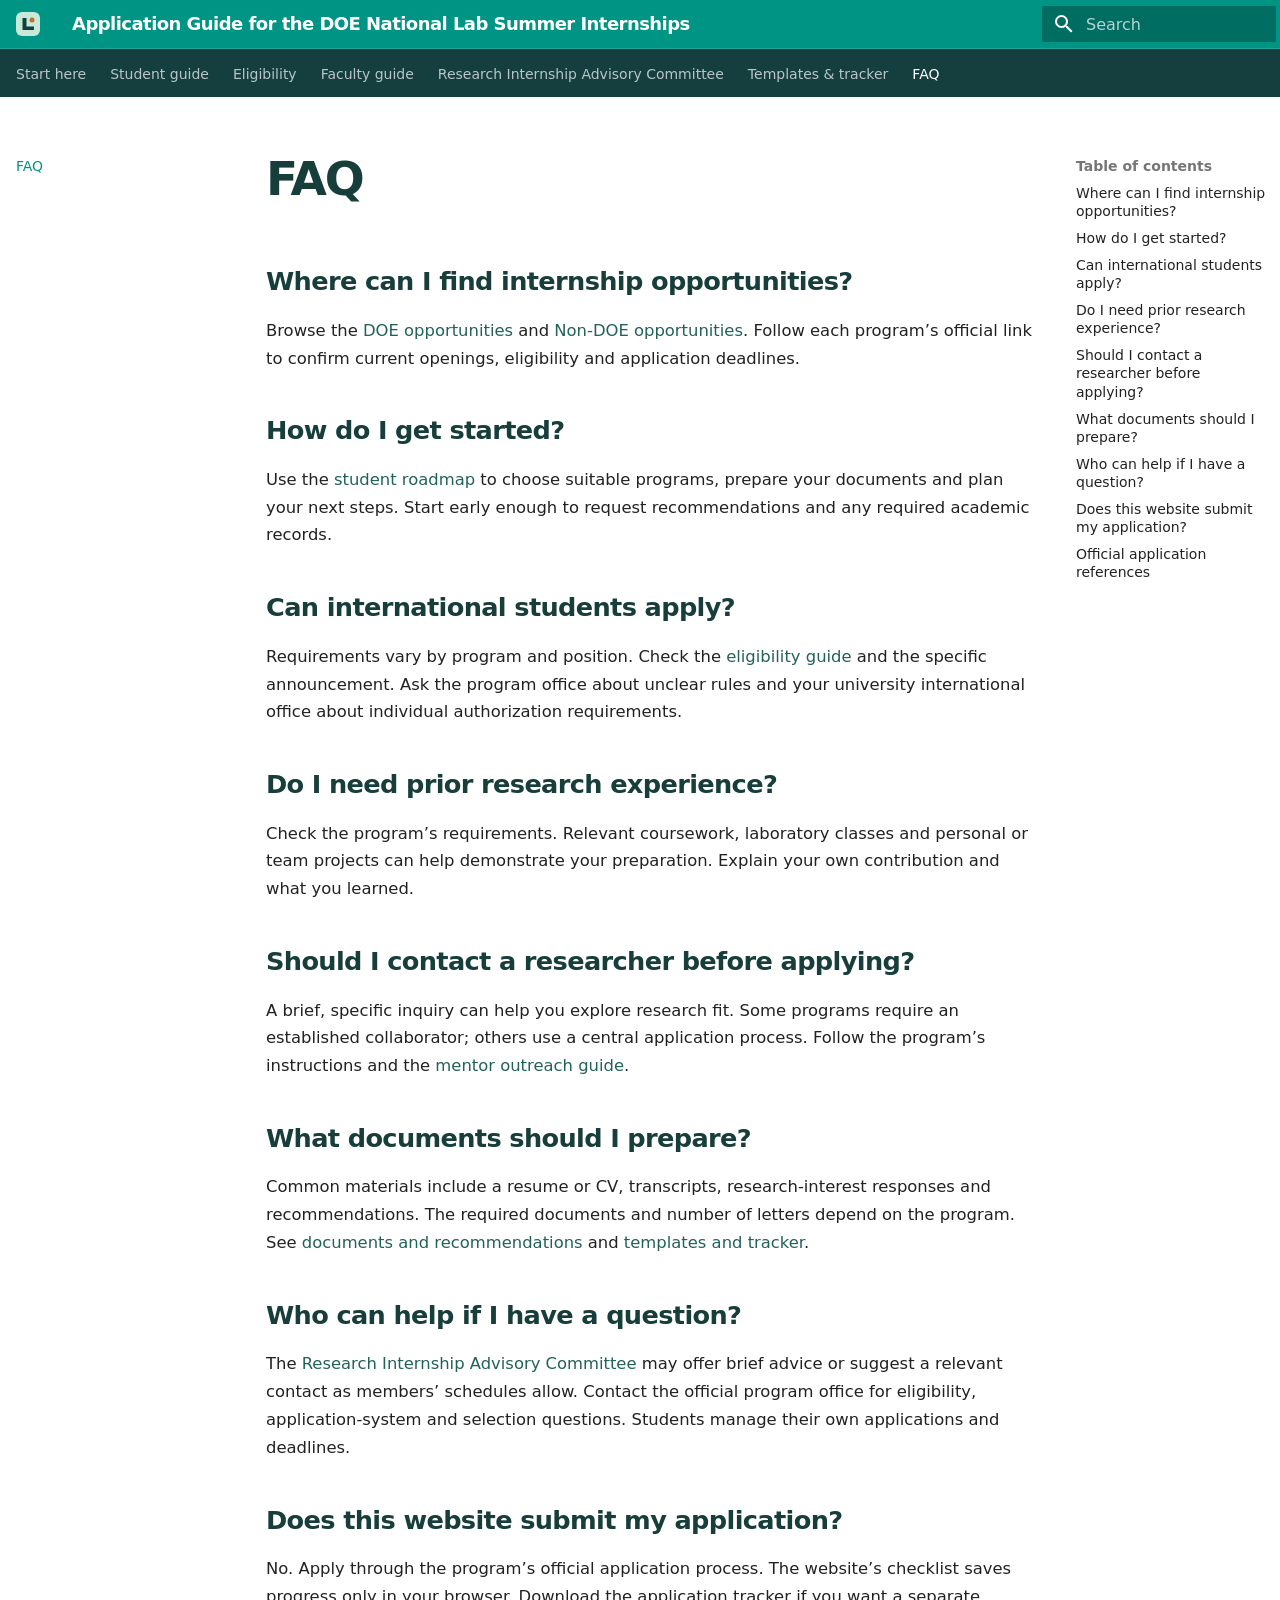
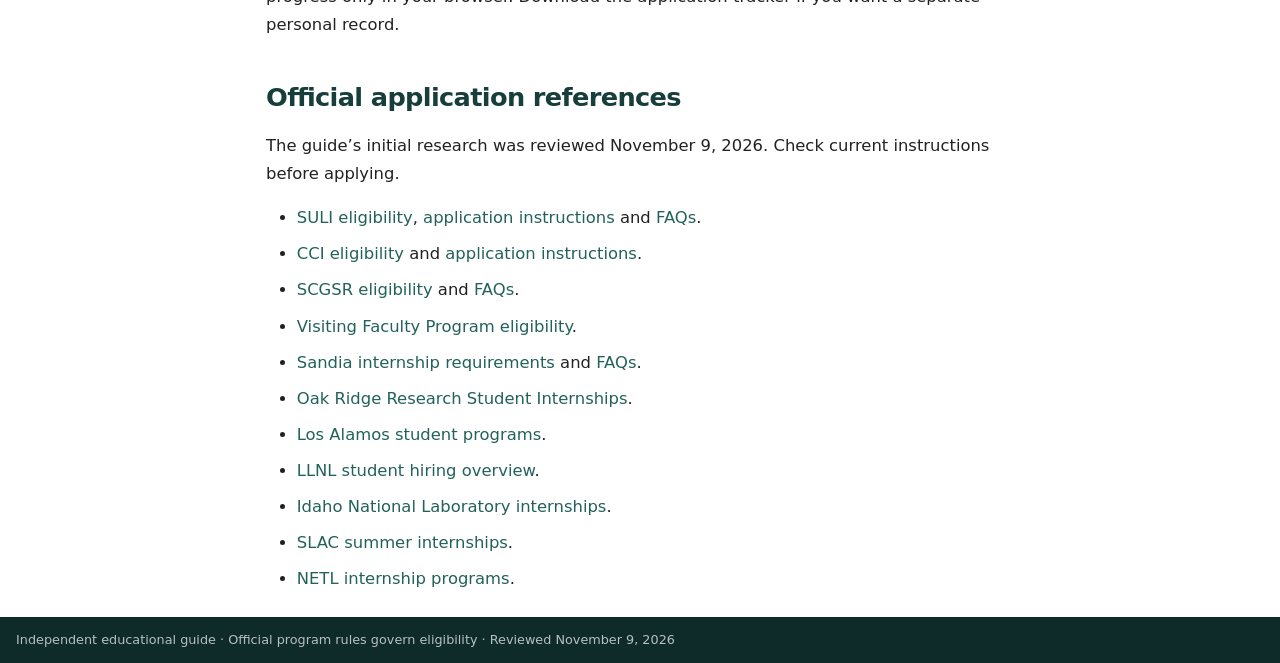
<file: faq/index.html>
<!doctype html>
<html lang="en" class="no-js">
  <head>
    
      <meta charset="utf-8">
      <meta name="viewport" content="width=device-width,initial-scale=1">
      
        <meta name="description" content="Your field guide to national laboratory internships. For students, faculty, and the Research Internship Advisory Committee.">
      
      
      
        <link rel="canonical" href="https://university-of-central-oklahoma.github.io/national-lab-internship-guide/faq/">
      
      
        <link rel="prev" href="../toolkit/">
      
      
      
        
      
      
      <link rel="icon" href="../assets/mark.svg">
      <meta name="generator" content="mkdocs-1.6.1, mkdocs-material-9.8.1">
    
    
      
        <title>FAQ - Application Guide for the DOE National Lab Summer Internships</title>
      
    
    
      <link rel="stylesheet" href="../assets/stylesheets/main.57a0d79d.min.css">
      
        
        <link rel="stylesheet" href="../assets/stylesheets/palette.fb2fffe2.min.css">
      
      


    
    
      
    
    
      
    
    
      <link rel="stylesheet" href="../assets/styles.css">
    
    <script>__md_scope=new URL("..",location),__md_hash=e=>[...e].reduce(((e,_)=>(e<<5)-e+_.charCodeAt(0)),0),__md_get=(e,_=localStorage,t=__md_scope)=>JSON.parse(_.getItem(t.pathname+"."+e)),__md_set=(e,_,t=localStorage,a=__md_scope)=>{try{t.setItem(a.pathname+"."+e,JSON.stringify(_))}catch(e){}}</script>
    
      

    
    
  </head>
  
  
    
    
    
    
    
    <body dir="ltr" data-md-color-scheme="default" data-md-color-primary="teal" data-md-color-accent="amber">
  
    
    <input class="md-toggle" data-md-toggle="drawer" type="checkbox" id="__drawer" autocomplete="off">
    <input class="md-toggle" data-md-toggle="search" type="checkbox" id="__search" autocomplete="off">
    <label class="md-overlay" for="__drawer"></label>
    <div data-md-component="skip">
      
        
        <a href="#faq" class="md-skip">
          Skip to content
        </a>
      
    </div>
    <div data-md-component="announce">
      
    </div>
    
    
      

<header class="md-header" data-md-component="header">
  <nav class="md-header__inner md-grid" aria-label="Header">
    <a href=".." title="Application Guide for the DOE National Lab Summer Internships" class="md-header__button md-logo" aria-label="Application Guide for the DOE National Lab Summer Internships" data-md-component="logo">
      
  <img src="../assets/mark.svg" alt="logo">

    </a>
    <label class="md-header__button md-icon" for="__drawer">
      
      <svg xmlns="http://www.w3.org/2000/svg" viewBox="0 0 24 24"><path d="M3 6h18v2H3zm0 5h18v2H3zm0 5h18v2H3z"/></svg>
    </label>
    <div class="md-header__title" data-md-component="header-title">
      <div class="md-header__ellipsis">
        <div class="md-header__topic">
          <span class="md-ellipsis">
            Application Guide for the DOE National Lab Summer Internships
          </span>
        </div>
        <div class="md-header__topic" data-md-component="header-topic">
          <span class="md-ellipsis">
            
              FAQ
            
          </span>
        </div>
      </div>
    </div>
    
      
    
    
    
    
      
      
        <label class="md-header__button md-icon" for="__search">
          
          <svg xmlns="http://www.w3.org/2000/svg" viewBox="0 0 24 24"><path d="M9.5 3A6.5 6.5 0 0 1 16 9.5c0 1.61-.59 3.09-1.56 4.23l.27.27h.79l5 5-1.5 1.5-5-5v-.79l-.27-.27A6.52 6.52 0 0 1 9.5 16 6.5 6.5 0 0 1 3 9.5 6.5 6.5 0 0 1 9.5 3m0 2C7 5 5 7 5 9.5S7 14 9.5 14 14 12 14 9.5 12 5 9.5 5"/></svg>
        </label>
        <div class="md-search" data-md-component="search" role="dialog">
  <label class="md-search__overlay" for="__search"></label>
  <div class="md-search__inner" role="search">
    <form class="md-search__form" name="search">
      <input type="text" class="md-search__input" name="query" aria-label="Search" placeholder="Search" autocapitalize="off" autocorrect="off" autocomplete="off" spellcheck="false" data-md-component="search-query" required>
      <label class="md-search__icon md-icon" for="__search">
        
        <svg xmlns="http://www.w3.org/2000/svg" viewBox="0 0 24 24"><path d="M9.5 3A6.5 6.5 0 0 1 16 9.5c0 1.61-.59 3.09-1.56 4.23l.27.27h.79l5 5-1.5 1.5-5-5v-.79l-.27-.27A6.52 6.52 0 0 1 9.5 16 6.5 6.5 0 0 1 3 9.5 6.5 6.5 0 0 1 9.5 3m0 2C7 5 5 7 5 9.5S7 14 9.5 14 14 12 14 9.5 12 5 9.5 5"/></svg>
        
        <svg xmlns="http://www.w3.org/2000/svg" viewBox="0 0 24 24"><path d="M20 11v2H8l5.5 5.5-1.42 1.42L4.16 12l7.92-7.92L13.5 5.5 8 11z"/></svg>
      </label>
      <nav class="md-search__options" aria-label="Search">
        
        <button type="reset" class="md-search__icon md-icon" title="Clear" aria-label="Clear" tabindex="-1">
          
          <svg xmlns="http://www.w3.org/2000/svg" viewBox="0 0 24 24"><path d="M19 6.41 17.59 5 12 10.59 6.41 5 5 6.41 10.59 12 5 17.59 6.41 19 12 13.41 17.59 19 19 17.59 13.41 12z"/></svg>
        </button>
      </nav>
      
        <div class="md-search__suggest" data-md-component="search-suggest"></div>
      
    </form>
    <div class="md-search__output">
      <div class="md-search__scrollwrap" tabindex="0" data-md-scrollfix>
        <div class="md-search-result" data-md-component="search-result">
          <div class="md-search-result__meta">
            Initializing search
          </div>
          <ol class="md-search-result__list" role="presentation"></ol>
        </div>
      </div>
    </div>
  </div>
</div>
      
    
    
  </nav>
  
</header>
    
    <div class="md-container" data-md-component="container">
      
      
        
          
            
<nav class="md-tabs" aria-label="Tabs" data-md-component="tabs">
  <div class="md-grid">
    <ul class="md-tabs__list">
      
        
  
  
  
  
    <li class="md-tabs__item">
      <a href=".." class="md-tabs__link">
        
  
  
    
  
  Start here

      </a>
    </li>
  

      
        
  
  
  
  
    
    
      <li class="md-tabs__item">
        <a href="../students/roadmap/" class="md-tabs__link">
          
  
  
  Student guide

        </a>
      </li>
    
  

      
        
  
  
  
  
    <li class="md-tabs__item">
      <a href="../eligibility/" class="md-tabs__link">
        
  
  
    
  
  Eligibility

      </a>
    </li>
  

      
        
  
  
  
  
    <li class="md-tabs__item">
      <a href="../faculty/" class="md-tabs__link">
        
  
  
    
  
  Faculty guide

      </a>
    </li>
  

      
        
  
  
  
  
    <li class="md-tabs__item">
      <a href="../committee/" class="md-tabs__link">
        
  
  
    
  
  Research Internship Advisory Committee

      </a>
    </li>
  

      
        
  
  
  
  
    <li class="md-tabs__item">
      <a href="../toolkit/" class="md-tabs__link">
        
  
  
    
  
  Templates & tracker

      </a>
    </li>
  

      
        
  
  
  
    
  
  
    <li class="md-tabs__item md-tabs__item--active">
      <a href="./" class="md-tabs__link">
        
  
  
    
  
  FAQ

      </a>
    </li>
  

      
    </ul>
  </div>
</nav>
          
        
      
      <main class="md-main" data-md-component="main">
        <div class="md-main__inner md-grid">
          
            
              
              <div class="md-sidebar md-sidebar--primary" data-md-component="sidebar" data-md-type="navigation" >
                <div class="md-sidebar__scrollwrap">
                  <div class="md-sidebar__inner">
                    


  


<nav class="md-nav md-nav--primary md-nav--lifted" aria-label="Navigation" data-md-level="0">
  <label class="md-nav__title" for="__drawer">
    <a href=".." title="Application Guide for the DOE National Lab Summer Internships" class="md-nav__button md-logo" aria-label="Application Guide for the DOE National Lab Summer Internships" data-md-component="logo">
      
  <img src="../assets/mark.svg" alt="logo">

    </a>
    Application Guide for the DOE National Lab Summer Internships
  </label>
  
  <ul class="md-nav__list" data-md-scrollfix>
    
      
      
  
  
  
  
    <li class="md-nav__item">
      <a href=".." class="md-nav__link">
        
  
  
  <span class="md-ellipsis">
    
  
    Start here
  

    
  </span>
  
  

      </a>
    </li>
  

    
      
      
  
  
  
  
    
    
    
    
      
      
        
      
    
    
    <li class="md-nav__item md-nav__item--nested">
      
        
        
        <input class="md-nav__toggle md-toggle " type="checkbox" id="__nav_2" >
        
          
          <label class="md-nav__link" for="__nav_2" id="__nav_2_label" tabindex="0">
            
  
  
  <span class="md-ellipsis">
    
  
    Student guide
  

    
  </span>
  
  

            <span class="md-nav__icon md-icon"></span>
          </label>
        
        <nav class="md-nav" data-md-level="1" aria-labelledby="__nav_2_label" aria-expanded="false">
          <label class="md-nav__title" for="__nav_2">
            <span class="md-nav__icon md-icon"></span>
            
  
    Student guide
  

          </label>
          <ul class="md-nav__list" data-md-scrollfix>
            
              
                
  
  
  
  
    <li class="md-nav__item">
      <a href="../students/roadmap/" class="md-nav__link">
        
  
  
  <span class="md-ellipsis">
    
  
    Your application roadmap
  

    
  </span>
  
  

      </a>
    </li>
  

              
            
              
                
  
  
  
  
    <li class="md-nav__item">
      <a href="../students/documents/" class="md-nav__link">
        
  
  
  <span class="md-ellipsis">
    
  
    Documents & recommendations
  

    
  </span>
  
  

      </a>
    </li>
  

              
            
              
                
  
  
  
  
    <li class="md-nav__item">
      <a href="../students/outreach/" class="md-nav__link">
        
  
  
  <span class="md-ellipsis">
    
  
    Find & contact a mentor
  

    
  </span>
  
  

      </a>
    </li>
  

              
            
              
                
  
  
  
  
    <li class="md-nav__item">
      <a href="../students/interviews/" class="md-nav__link">
        
  
  
  <span class="md-ellipsis">
    
  
    Interviews & follow-up
  

    
  </span>
  
  

      </a>
    </li>
  

              
            
              
                
  
  
  
  
    <li class="md-nav__item">
      <a href="../students/onboarding/" class="md-nav__link">
        
  
  
  <span class="md-ellipsis">
    
  
    Offers & onboarding
  

    
  </span>
  
  

      </a>
    </li>
  

              
            
          </ul>
        </nav>
      
    </li>
  

    
      
      
  
  
  
  
    <li class="md-nav__item">
      <a href="../eligibility/" class="md-nav__link">
        
  
  
  <span class="md-ellipsis">
    
  
    Eligibility
  

    
  </span>
  
  

      </a>
    </li>
  

    
      
      
  
  
  
  
    <li class="md-nav__item">
      <a href="../faculty/" class="md-nav__link">
        
  
  
  <span class="md-ellipsis">
    
  
    Faculty guide
  

    
  </span>
  
  

      </a>
    </li>
  

    
      
      
  
  
  
  
    <li class="md-nav__item">
      <a href="../committee/" class="md-nav__link">
        
  
  
  <span class="md-ellipsis">
    
  
    Research Internship Advisory Committee
  

    
  </span>
  
  

      </a>
    </li>
  

    
      
      
  
  
  
  
    <li class="md-nav__item">
      <a href="../toolkit/" class="md-nav__link">
        
  
  
  <span class="md-ellipsis">
    
  
    Templates & tracker
  

    
  </span>
  
  

      </a>
    </li>
  

    
      
      
  
  
    
  
  
  
    <li class="md-nav__item md-nav__item--active">
      
      <input class="md-nav__toggle md-toggle" type="checkbox" id="__toc">
      
      
        
      
      
        <label class="md-nav__link md-nav__link--active" for="__toc">
          
  
  
  <span class="md-ellipsis">
    
  
    FAQ
  

    
  </span>
  
  

          <span class="md-nav__icon md-icon"></span>
        </label>
      
      <a href="./" class="md-nav__link md-nav__link--active">
        
  
  
  <span class="md-ellipsis">
    
  
    FAQ
  

    
  </span>
  
  

      </a>
      
        

<nav class="md-nav md-nav--secondary" aria-label="Table of contents">
  
  
  
    
  
  
    <label class="md-nav__title" for="__toc">
      <span class="md-nav__icon md-icon"></span>
      Table of contents
    </label>
    <ul class="md-nav__list" data-md-component="toc" data-md-scrollfix>
      
        <li class="md-nav__item">
  <a href="#where-can-i-find-internship-opportunities" class="md-nav__link">
    <span class="md-ellipsis">
      
        Where can I find internship opportunities?
      
    </span>
  </a>
  
</li>
      
        <li class="md-nav__item">
  <a href="#how-do-i-get-started" class="md-nav__link">
    <span class="md-ellipsis">
      
        How do I get started?
      
    </span>
  </a>
  
</li>
      
        <li class="md-nav__item">
  <a href="#can-international-students-apply" class="md-nav__link">
    <span class="md-ellipsis">
      
        Can international students apply?
      
    </span>
  </a>
  
</li>
      
        <li class="md-nav__item">
  <a href="#do-i-need-prior-research-experience" class="md-nav__link">
    <span class="md-ellipsis">
      
        Do I need prior research experience?
      
    </span>
  </a>
  
</li>
      
        <li class="md-nav__item">
  <a href="#should-i-contact-a-researcher-before-applying" class="md-nav__link">
    <span class="md-ellipsis">
      
        Should I contact a researcher before applying?
      
    </span>
  </a>
  
</li>
      
        <li class="md-nav__item">
  <a href="#what-documents-should-i-prepare" class="md-nav__link">
    <span class="md-ellipsis">
      
        What documents should I prepare?
      
    </span>
  </a>
  
</li>
      
        <li class="md-nav__item">
  <a href="#who-can-help-if-i-have-a-question" class="md-nav__link">
    <span class="md-ellipsis">
      
        Who can help if I have a question?
      
    </span>
  </a>
  
</li>
      
        <li class="md-nav__item">
  <a href="#does-this-website-submit-my-application" class="md-nav__link">
    <span class="md-ellipsis">
      
        Does this website submit my application?
      
    </span>
  </a>
  
</li>
      
        <li class="md-nav__item">
  <a href="#official-application-references" class="md-nav__link">
    <span class="md-ellipsis">
      
        Official application references
      
    </span>
  </a>
  
</li>
      
    </ul>
  
</nav>
      
    </li>
  

    
  </ul>
</nav>
                  </div>
                </div>
              </div>
            
            
              
              <div class="md-sidebar md-sidebar--secondary" data-md-component="sidebar" data-md-type="toc" >
                <div class="md-sidebar__scrollwrap">
                  <div class="md-sidebar__inner">
                    

<nav class="md-nav md-nav--secondary" aria-label="Table of contents">
  
  
  
    
  
  
    <label class="md-nav__title" for="__toc">
      <span class="md-nav__icon md-icon"></span>
      Table of contents
    </label>
    <ul class="md-nav__list" data-md-component="toc" data-md-scrollfix>
      
        <li class="md-nav__item">
  <a href="#where-can-i-find-internship-opportunities" class="md-nav__link">
    <span class="md-ellipsis">
      
        Where can I find internship opportunities?
      
    </span>
  </a>
  
</li>
      
        <li class="md-nav__item">
  <a href="#how-do-i-get-started" class="md-nav__link">
    <span class="md-ellipsis">
      
        How do I get started?
      
    </span>
  </a>
  
</li>
      
        <li class="md-nav__item">
  <a href="#can-international-students-apply" class="md-nav__link">
    <span class="md-ellipsis">
      
        Can international students apply?
      
    </span>
  </a>
  
</li>
      
        <li class="md-nav__item">
  <a href="#do-i-need-prior-research-experience" class="md-nav__link">
    <span class="md-ellipsis">
      
        Do I need prior research experience?
      
    </span>
  </a>
  
</li>
      
        <li class="md-nav__item">
  <a href="#should-i-contact-a-researcher-before-applying" class="md-nav__link">
    <span class="md-ellipsis">
      
        Should I contact a researcher before applying?
      
    </span>
  </a>
  
</li>
      
        <li class="md-nav__item">
  <a href="#what-documents-should-i-prepare" class="md-nav__link">
    <span class="md-ellipsis">
      
        What documents should I prepare?
      
    </span>
  </a>
  
</li>
      
        <li class="md-nav__item">
  <a href="#who-can-help-if-i-have-a-question" class="md-nav__link">
    <span class="md-ellipsis">
      
        Who can help if I have a question?
      
    </span>
  </a>
  
</li>
      
        <li class="md-nav__item">
  <a href="#does-this-website-submit-my-application" class="md-nav__link">
    <span class="md-ellipsis">
      
        Does this website submit my application?
      
    </span>
  </a>
  
</li>
      
        <li class="md-nav__item">
  <a href="#official-application-references" class="md-nav__link">
    <span class="md-ellipsis">
      
        Official application references
      
    </span>
  </a>
  
</li>
      
    </ul>
  
</nav>
                  </div>
                </div>
              </div>
            
          
          
            <div class="md-content" data-md-component="content">
              
              <article class="md-content__inner md-typeset">
                
                  



<h1 id="faq">FAQ</h1>
<h2 id="where-can-i-find-internship-opportunities">Where can I find internship opportunities?</h2>
<p>Browse the <a href="https://docs.google.com/spreadsheets/d/1XfAbQf3lic7tOpiT_JgilAPFzAPPrtLPZBIZlM1TGBk/edit?gid=0#gid=0">DOE opportunities</a> and <a href="https://docs.google.com/spreadsheets/d/1XfAbQf3lic7tOpiT_JgilAPFzAPPrtLPZBIZlM1TGBk/edit?gid=1254811916#gid=1254811916">Non-DOE opportunities</a>. Follow each program’s official link to confirm current openings, eligibility and application deadlines.</p>
<h2 id="how-do-i-get-started">How do I get started?</h2>
<p>Use the <a href="../students/roadmap/">student roadmap</a> to choose suitable programs, prepare your documents and plan your next steps. Start early enough to request recommendations and any required academic records.</p>
<h2 id="can-international-students-apply">Can international students apply?</h2>
<p>Requirements vary by program and position. Check the <a href="../eligibility/">eligibility guide</a> and the specific announcement. Ask the program office about unclear rules and your university international office about individual authorization requirements.</p>
<h2 id="do-i-need-prior-research-experience">Do I need prior research experience?</h2>
<p>Check the program’s requirements. Relevant coursework, laboratory classes and personal or team projects can help demonstrate your preparation. Explain your own contribution and what you learned.</p>
<h2 id="should-i-contact-a-researcher-before-applying">Should I contact a researcher before applying?</h2>
<p>A brief, specific inquiry can help you explore research fit. Some programs require an established collaborator; others use a central application process. Follow the program’s instructions and the <a href="../students/outreach/">mentor outreach guide</a>.</p>
<h2 id="what-documents-should-i-prepare">What documents should I prepare?</h2>
<p>Common materials include a resume or CV, transcripts, research-interest responses and recommendations. The required documents and number of letters depend on the program. See <a href="../students/documents/">documents and recommendations</a> and <a href="../toolkit/">templates and tracker</a>.</p>
<h2 id="who-can-help-if-i-have-a-question">Who can help if I have a question?</h2>
<p>The <a href="../committee/">Research Internship Advisory Committee</a> may offer brief advice or suggest a relevant contact as members’ schedules allow. Contact the official program office for eligibility, application-system and selection questions. Students manage their own applications and deadlines.</p>
<h2 id="does-this-website-submit-my-application">Does this website submit my application?</h2>
<p>No. Apply through the program’s official application process. The website’s checklist saves progress only in your browser. Download the application tracker if you want a separate personal record.</p>
<h2 id="official-application-references">Official application references</h2>
<p>The guide’s initial research was reviewed November 9, 2026. Check current instructions before applying.</p>
<ul>
<li><a href="https://science.osti.gov/wdts/suli/Eligibility">SULI eligibility</a>, <a href="https://science.osti.gov/wdts/suli/How-to-Apply">application instructions</a> and <a href="https://science.osti.gov/wdts/suli/Frequently-Asked-Questions">FAQs</a>.</li>
<li><a href="https://science.osti.gov/wdts/cci/Eligibility">CCI eligibility</a> and <a href="https://science.osti.gov/wdts/cci/How-to-Apply/">application instructions</a>.</li>
<li><a href="https://science.osti.gov/wdts/scgsr/Eligibility">SCGSR eligibility</a> and <a href="https://science.osti.gov/wdts/scgsr/Frequently-Asked-Questions">FAQs</a>.</li>
<li><a href="https://science.osti.gov/wdts/vfp/Eligibility">Visiting Faculty Program eligibility</a>.</li>
<li><a href="https://www.sandia.gov/careers/careers/students-and-postdocs/internships-co-ops/">Sandia internship requirements</a> and <a href="https://www.sandia.gov/careers/careers/students-and-postdocs/internships-co-ops/institute-programs/faqs/">FAQs</a>.</li>
<li><a href="https://www.ornl.gov/internships/rsi/">Oak Ridge Research Student Internships</a>.</li>
<li><a href="https://lanl.jobs/students">Los Alamos student programs</a>.</li>
<li><a href="https://www.llnl.gov/join-our-team/careers/student-internship-veteran-programs">LLNL student hiring overview</a>.</li>
<li><a href="https://inl.gov/internships/">Idaho National Laboratory internships</a>.</li>
<li><a href="https://careers.slac.stanford.edu/slac-summer-internship-program">SLAC summer internships</a>.</li>
<li><a href="https://netl.doe.gov/education/internships/programs">NETL internship programs</a>.</li>
</ul>












                
              </article>
            </div>
          
          
<script>var target=document.getElementById(location.hash.slice(1));target&&target.name&&(target.checked=target.name.startsWith("__tabbed_"))</script>
        </div>
        
          <button type="button" class="md-top md-icon" data-md-component="top" hidden>
  
  <svg xmlns="http://www.w3.org/2000/svg" viewBox="0 0 24 24"><path d="M13 20h-2V8l-5.5 5.5-1.42-1.42L12 4.16l7.92 7.92-1.42 1.42L13 8z"/></svg>
  Back to top
</button>
        
      </main>
      
        <footer class="md-footer">
  
  <div class="md-footer-meta md-typeset">
    <div class="md-footer-meta__inner md-grid">
      <div class="md-copyright">
  
    <div class="md-copyright__highlight">
      Independent educational guide · Official program rules govern eligibility · Reviewed November 9, 2026
    </div>
  
  
</div>
      
    </div>
  </div>
</footer>
      
    </div>
    <div class="md-dialog" data-md-component="dialog">
      <div class="md-dialog__inner md-typeset"></div>
    </div>
    
    
    
      
      
      <script id="__config" type="application/json">{"annotate": null, "base": "..", "features": ["navigation.tabs", "navigation.sections", "navigation.top", "search.suggest", "search.highlight", "content.code.copy"], "search": "../assets/javascripts/workers/search.a7633da7.min.js", "tags": null, "translations": {"clipboard.copied": "Copied to clipboard", "clipboard.copy": "Copy to clipboard", "search.result.more.one": "1 more on this page", "search.result.more.other": "# more on this page", "search.result.none": "No matching documents", "search.result.one": "1 matching document", "search.result.other": "# matching documents", "search.result.placeholder": "Type to start searching", "search.result.term.missing": "Missing", "select.version": "Select version"}, "version": null}</script>
    
    
      <script src="../assets/javascripts/bundle.a5f9d56c.min.js"></script>
      
        <script src="../assets/app.js"></script>
      
    
  </body>
</html>
</file>
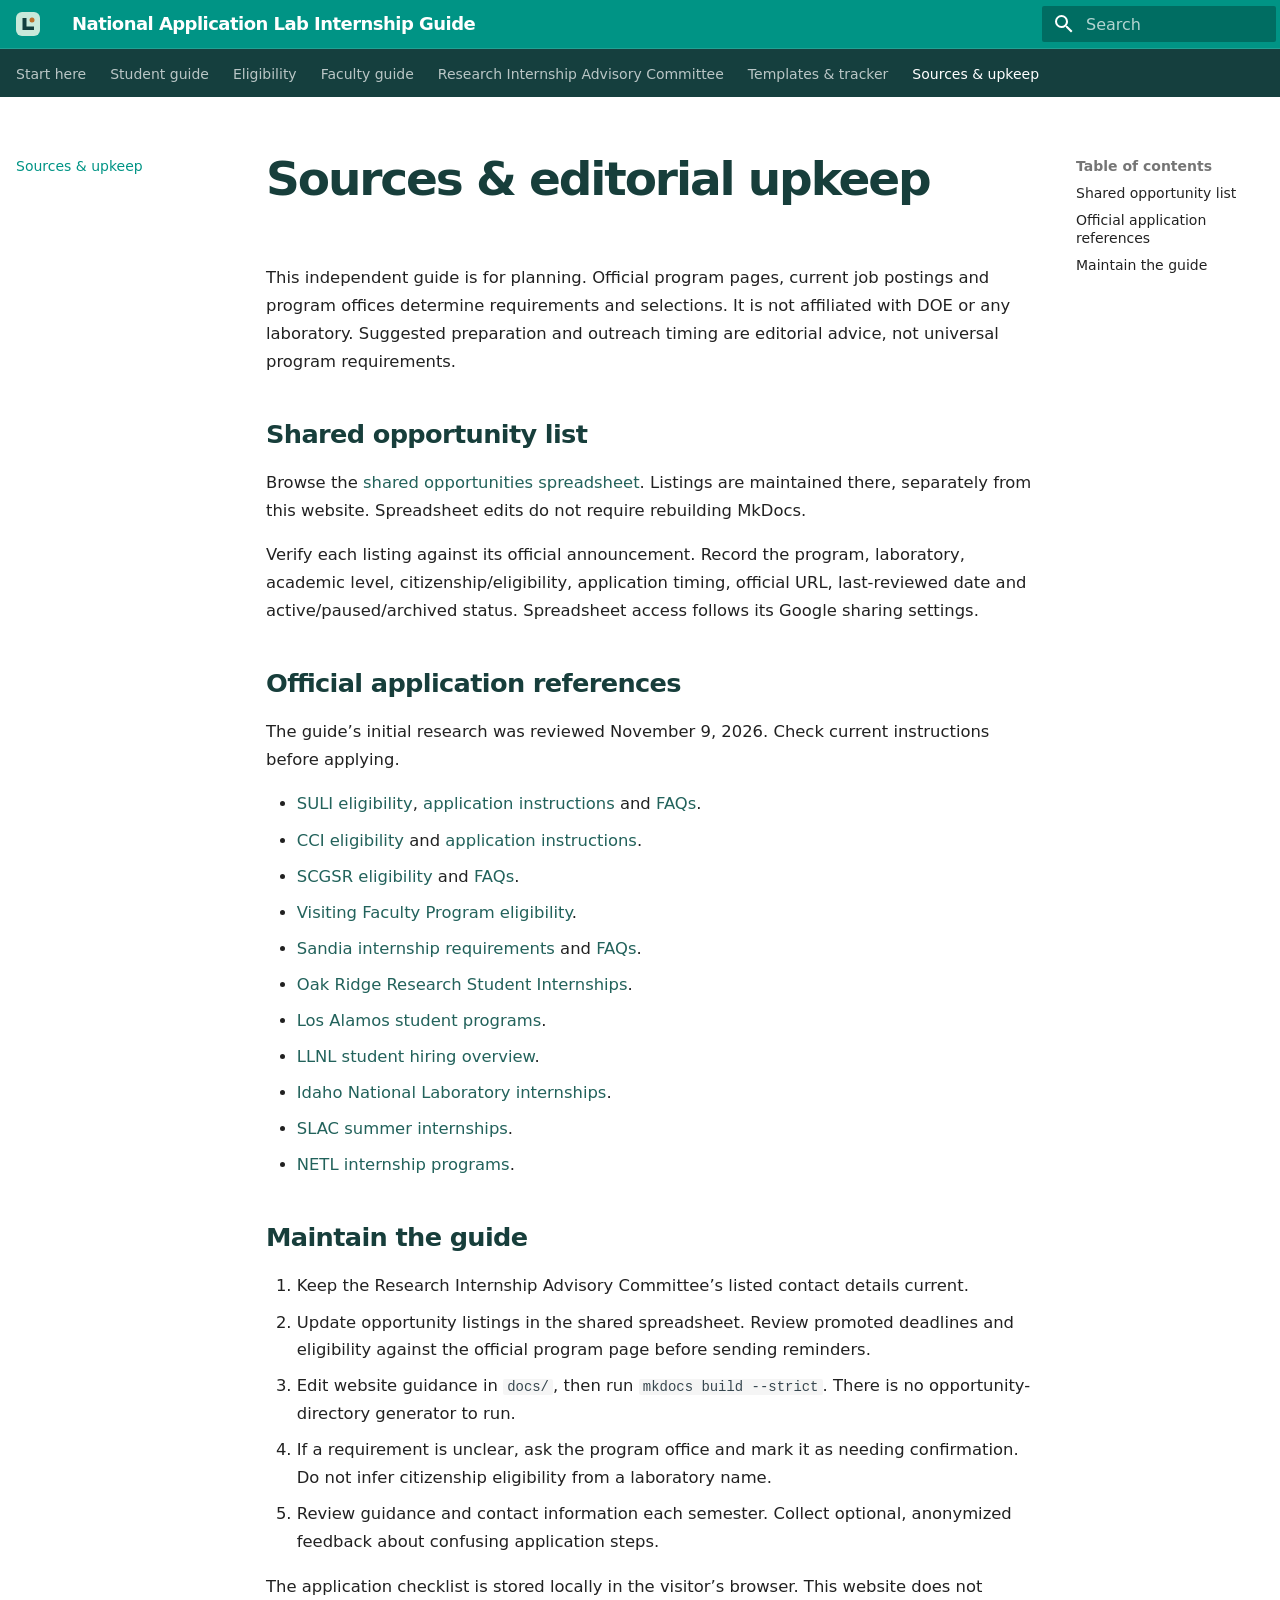
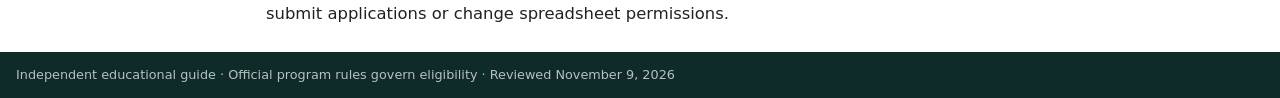
<file: sources/index.html>
<!doctype html>
<html lang="en" class="no-js">
  <head>
    
      <meta charset="utf-8">
      <meta name="viewport" content="width=device-width,initial-scale=1">
      
        <meta name="description" content="Your field guide to national laboratory internships. For students, faculty, and the Research Internship Advisory Committee.">
      
      
      
        <link rel="canonical" href="https://university-of-central-oklahoma.github.io/national-lab-internship-guide/sources/">
      
      
        <link rel="prev" href="../toolkit/">
      
      
      
        
      
      
      <link rel="icon" href="../assets/mark.svg">
      <meta name="generator" content="mkdocs-1.6.1, mkdocs-material-9.8.1">
    
    
      
        <title>Sources & upkeep - National Application Lab Internship Guide</title>
      
    
    
      <link rel="stylesheet" href="../assets/stylesheets/main.57a0d79d.min.css">
      
        
        <link rel="stylesheet" href="../assets/stylesheets/palette.fb2fffe2.min.css">
      
      


    
    
      
    
    
      
    
    
      <link rel="stylesheet" href="../assets/styles.css">
    
    <script>__md_scope=new URL("..",location),__md_hash=e=>[...e].reduce(((e,_)=>(e<<5)-e+_.charCodeAt(0)),0),__md_get=(e,_=localStorage,t=__md_scope)=>JSON.parse(_.getItem(t.pathname+"."+e)),__md_set=(e,_,t=localStorage,a=__md_scope)=>{try{t.setItem(a.pathname+"."+e,JSON.stringify(_))}catch(e){}}</script>
    
      

    
    
  </head>
  
  
    
    
    
    
    
    <body dir="ltr" data-md-color-scheme="default" data-md-color-primary="teal" data-md-color-accent="amber">
  
    
    <input class="md-toggle" data-md-toggle="drawer" type="checkbox" id="__drawer" autocomplete="off">
    <input class="md-toggle" data-md-toggle="search" type="checkbox" id="__search" autocomplete="off">
    <label class="md-overlay" for="__drawer"></label>
    <div data-md-component="skip">
      
        
        <a href="#sources-editorial-upkeep" class="md-skip">
          Skip to content
        </a>
      
    </div>
    <div data-md-component="announce">
      
    </div>
    
    
      

<header class="md-header" data-md-component="header">
  <nav class="md-header__inner md-grid" aria-label="Header">
    <a href=".." title="National Application Lab Internship Guide" class="md-header__button md-logo" aria-label="National Application Lab Internship Guide" data-md-component="logo">
      
  <img src="../assets/mark.svg" alt="logo">

    </a>
    <label class="md-header__button md-icon" for="__drawer">
      
      <svg xmlns="http://www.w3.org/2000/svg" viewBox="0 0 24 24"><path d="M3 6h18v2H3zm0 5h18v2H3zm0 5h18v2H3z"/></svg>
    </label>
    <div class="md-header__title" data-md-component="header-title">
      <div class="md-header__ellipsis">
        <div class="md-header__topic">
          <span class="md-ellipsis">
            National Application Lab Internship Guide
          </span>
        </div>
        <div class="md-header__topic" data-md-component="header-topic">
          <span class="md-ellipsis">
            
              Sources & upkeep
            
          </span>
        </div>
      </div>
    </div>
    
      
    
    
    
    
      
      
        <label class="md-header__button md-icon" for="__search">
          
          <svg xmlns="http://www.w3.org/2000/svg" viewBox="0 0 24 24"><path d="M9.5 3A6.5 6.5 0 0 1 16 9.5c0 1.61-.59 3.09-1.56 4.23l.27.27h.79l5 5-1.5 1.5-5-5v-.79l-.27-.27A6.52 6.52 0 0 1 9.5 16 6.5 6.5 0 0 1 3 9.5 6.5 6.5 0 0 1 9.5 3m0 2C7 5 5 7 5 9.5S7 14 9.5 14 14 12 14 9.5 12 5 9.5 5"/></svg>
        </label>
        <div class="md-search" data-md-component="search" role="dialog">
  <label class="md-search__overlay" for="__search"></label>
  <div class="md-search__inner" role="search">
    <form class="md-search__form" name="search">
      <input type="text" class="md-search__input" name="query" aria-label="Search" placeholder="Search" autocapitalize="off" autocorrect="off" autocomplete="off" spellcheck="false" data-md-component="search-query" required>
      <label class="md-search__icon md-icon" for="__search">
        
        <svg xmlns="http://www.w3.org/2000/svg" viewBox="0 0 24 24"><path d="M9.5 3A6.5 6.5 0 0 1 16 9.5c0 1.61-.59 3.09-1.56 4.23l.27.27h.79l5 5-1.5 1.5-5-5v-.79l-.27-.27A6.52 6.52 0 0 1 9.5 16 6.5 6.5 0 0 1 3 9.5 6.5 6.5 0 0 1 9.5 3m0 2C7 5 5 7 5 9.5S7 14 9.5 14 14 12 14 9.5 12 5 9.5 5"/></svg>
        
        <svg xmlns="http://www.w3.org/2000/svg" viewBox="0 0 24 24"><path d="M20 11v2H8l5.5 5.5-1.42 1.42L4.16 12l7.92-7.92L13.5 5.5 8 11z"/></svg>
      </label>
      <nav class="md-search__options" aria-label="Search">
        
        <button type="reset" class="md-search__icon md-icon" title="Clear" aria-label="Clear" tabindex="-1">
          
          <svg xmlns="http://www.w3.org/2000/svg" viewBox="0 0 24 24"><path d="M19 6.41 17.59 5 12 10.59 6.41 5 5 6.41 10.59 12 5 17.59 6.41 19 12 13.41 17.59 19 19 17.59 13.41 12z"/></svg>
        </button>
      </nav>
      
        <div class="md-search__suggest" data-md-component="search-suggest"></div>
      
    </form>
    <div class="md-search__output">
      <div class="md-search__scrollwrap" tabindex="0" data-md-scrollfix>
        <div class="md-search-result" data-md-component="search-result">
          <div class="md-search-result__meta">
            Initializing search
          </div>
          <ol class="md-search-result__list" role="presentation"></ol>
        </div>
      </div>
    </div>
  </div>
</div>
      
    
    
  </nav>
  
</header>
    
    <div class="md-container" data-md-component="container">
      
      
        
          
            
<nav class="md-tabs" aria-label="Tabs" data-md-component="tabs">
  <div class="md-grid">
    <ul class="md-tabs__list">
      
        
  
  
  
  
    <li class="md-tabs__item">
      <a href=".." class="md-tabs__link">
        
  
  
    
  
  Start here

      </a>
    </li>
  

      
        
  
  
  
  
    
    
      <li class="md-tabs__item">
        <a href="../students/roadmap/" class="md-tabs__link">
          
  
  
  Student guide

        </a>
      </li>
    
  

      
        
  
  
  
  
    <li class="md-tabs__item">
      <a href="../eligibility/" class="md-tabs__link">
        
  
  
    
  
  Eligibility

      </a>
    </li>
  

      
        
  
  
  
  
    <li class="md-tabs__item">
      <a href="../faculty/" class="md-tabs__link">
        
  
  
    
  
  Faculty guide

      </a>
    </li>
  

      
        
  
  
  
  
    <li class="md-tabs__item">
      <a href="../committee/" class="md-tabs__link">
        
  
  
    
  
  Research Internship Advisory Committee

      </a>
    </li>
  

      
        
  
  
  
  
    <li class="md-tabs__item">
      <a href="../toolkit/" class="md-tabs__link">
        
  
  
    
  
  Templates & tracker

      </a>
    </li>
  

      
        
  
  
  
    
  
  
    <li class="md-tabs__item md-tabs__item--active">
      <a href="./" class="md-tabs__link">
        
  
  
    
  
  Sources & upkeep

      </a>
    </li>
  

      
    </ul>
  </div>
</nav>
          
        
      
      <main class="md-main" data-md-component="main">
        <div class="md-main__inner md-grid">
          
            
              
              <div class="md-sidebar md-sidebar--primary" data-md-component="sidebar" data-md-type="navigation" >
                <div class="md-sidebar__scrollwrap">
                  <div class="md-sidebar__inner">
                    


  


<nav class="md-nav md-nav--primary md-nav--lifted" aria-label="Navigation" data-md-level="0">
  <label class="md-nav__title" for="__drawer">
    <a href=".." title="National Application Lab Internship Guide" class="md-nav__button md-logo" aria-label="National Application Lab Internship Guide" data-md-component="logo">
      
  <img src="../assets/mark.svg" alt="logo">

    </a>
    National Application Lab Internship Guide
  </label>
  
  <ul class="md-nav__list" data-md-scrollfix>
    
      
      
  
  
  
  
    <li class="md-nav__item">
      <a href=".." class="md-nav__link">
        
  
  
  <span class="md-ellipsis">
    
  
    Start here
  

    
  </span>
  
  

      </a>
    </li>
  

    
      
      
  
  
  
  
    
    
    
    
      
      
        
      
    
    
    <li class="md-nav__item md-nav__item--nested">
      
        
        
        <input class="md-nav__toggle md-toggle " type="checkbox" id="__nav_2" >
        
          
          <label class="md-nav__link" for="__nav_2" id="__nav_2_label" tabindex="0">
            
  
  
  <span class="md-ellipsis">
    
  
    Student guide
  

    
  </span>
  
  

            <span class="md-nav__icon md-icon"></span>
          </label>
        
        <nav class="md-nav" data-md-level="1" aria-labelledby="__nav_2_label" aria-expanded="false">
          <label class="md-nav__title" for="__nav_2">
            <span class="md-nav__icon md-icon"></span>
            
  
    Student guide
  

          </label>
          <ul class="md-nav__list" data-md-scrollfix>
            
              
                
  
  
  
  
    <li class="md-nav__item">
      <a href="../students/roadmap/" class="md-nav__link">
        
  
  
  <span class="md-ellipsis">
    
  
    Your application roadmap
  

    
  </span>
  
  

      </a>
    </li>
  

              
            
              
                
  
  
  
  
    <li class="md-nav__item">
      <a href="../students/documents/" class="md-nav__link">
        
  
  
  <span class="md-ellipsis">
    
  
    Documents & recommendations
  

    
  </span>
  
  

      </a>
    </li>
  

              
            
              
                
  
  
  
  
    <li class="md-nav__item">
      <a href="../students/outreach/" class="md-nav__link">
        
  
  
  <span class="md-ellipsis">
    
  
    Find & contact a mentor
  

    
  </span>
  
  

      </a>
    </li>
  

              
            
              
                
  
  
  
  
    <li class="md-nav__item">
      <a href="../students/interviews/" class="md-nav__link">
        
  
  
  <span class="md-ellipsis">
    
  
    Interviews & follow-up
  

    
  </span>
  
  

      </a>
    </li>
  

              
            
              
                
  
  
  
  
    <li class="md-nav__item">
      <a href="../students/onboarding/" class="md-nav__link">
        
  
  
  <span class="md-ellipsis">
    
  
    Offers & onboarding
  

    
  </span>
  
  

      </a>
    </li>
  

              
            
          </ul>
        </nav>
      
    </li>
  

    
      
      
  
  
  
  
    <li class="md-nav__item">
      <a href="../eligibility/" class="md-nav__link">
        
  
  
  <span class="md-ellipsis">
    
  
    Eligibility
  

    
  </span>
  
  

      </a>
    </li>
  

    
      
      
  
  
  
  
    <li class="md-nav__item">
      <a href="../faculty/" class="md-nav__link">
        
  
  
  <span class="md-ellipsis">
    
  
    Faculty guide
  

    
  </span>
  
  

      </a>
    </li>
  

    
      
      
  
  
  
  
    <li class="md-nav__item">
      <a href="../committee/" class="md-nav__link">
        
  
  
  <span class="md-ellipsis">
    
  
    Research Internship Advisory Committee
  

    
  </span>
  
  

      </a>
    </li>
  

    
      
      
  
  
  
  
    <li class="md-nav__item">
      <a href="../toolkit/" class="md-nav__link">
        
  
  
  <span class="md-ellipsis">
    
  
    Templates & tracker
  

    
  </span>
  
  

      </a>
    </li>
  

    
      
      
  
  
    
  
  
  
    <li class="md-nav__item md-nav__item--active">
      
      <input class="md-nav__toggle md-toggle" type="checkbox" id="__toc">
      
      
        
      
      
        <label class="md-nav__link md-nav__link--active" for="__toc">
          
  
  
  <span class="md-ellipsis">
    
  
    Sources & upkeep
  

    
  </span>
  
  

          <span class="md-nav__icon md-icon"></span>
        </label>
      
      <a href="./" class="md-nav__link md-nav__link--active">
        
  
  
  <span class="md-ellipsis">
    
  
    Sources & upkeep
  

    
  </span>
  
  

      </a>
      
        

<nav class="md-nav md-nav--secondary" aria-label="Table of contents">
  
  
  
    
  
  
    <label class="md-nav__title" for="__toc">
      <span class="md-nav__icon md-icon"></span>
      Table of contents
    </label>
    <ul class="md-nav__list" data-md-component="toc" data-md-scrollfix>
      
        <li class="md-nav__item">
  <a href="#shared-opportunity-list" class="md-nav__link">
    <span class="md-ellipsis">
      
        Shared opportunity list
      
    </span>
  </a>
  
</li>
      
        <li class="md-nav__item">
  <a href="#official-application-references" class="md-nav__link">
    <span class="md-ellipsis">
      
        Official application references
      
    </span>
  </a>
  
</li>
      
        <li class="md-nav__item">
  <a href="#maintain-the-guide" class="md-nav__link">
    <span class="md-ellipsis">
      
        Maintain the guide
      
    </span>
  </a>
  
</li>
      
    </ul>
  
</nav>
      
    </li>
  

    
  </ul>
</nav>
                  </div>
                </div>
              </div>
            
            
              
              <div class="md-sidebar md-sidebar--secondary" data-md-component="sidebar" data-md-type="toc" >
                <div class="md-sidebar__scrollwrap">
                  <div class="md-sidebar__inner">
                    

<nav class="md-nav md-nav--secondary" aria-label="Table of contents">
  
  
  
    
  
  
    <label class="md-nav__title" for="__toc">
      <span class="md-nav__icon md-icon"></span>
      Table of contents
    </label>
    <ul class="md-nav__list" data-md-component="toc" data-md-scrollfix>
      
        <li class="md-nav__item">
  <a href="#shared-opportunity-list" class="md-nav__link">
    <span class="md-ellipsis">
      
        Shared opportunity list
      
    </span>
  </a>
  
</li>
      
        <li class="md-nav__item">
  <a href="#official-application-references" class="md-nav__link">
    <span class="md-ellipsis">
      
        Official application references
      
    </span>
  </a>
  
</li>
      
        <li class="md-nav__item">
  <a href="#maintain-the-guide" class="md-nav__link">
    <span class="md-ellipsis">
      
        Maintain the guide
      
    </span>
  </a>
  
</li>
      
    </ul>
  
</nav>
                  </div>
                </div>
              </div>
            
          
          
            <div class="md-content" data-md-component="content">
              
              <article class="md-content__inner md-typeset">
                
                  



<h1 id="sources-editorial-upkeep">Sources &amp; editorial upkeep</h1>
<p>This independent guide is for planning. Official program pages, current job postings and program offices determine requirements and selections. It is not affiliated with DOE or any laboratory. Suggested preparation and outreach timing are editorial advice, not universal program requirements.</p>
<h2 id="shared-opportunity-list">Shared opportunity list</h2>
<p>Browse the <a href="https://docs.google.com/spreadsheets/d/1XfAbQf3lic7tOpiT_JgilAPFzAPPrtLPZBIZlM1TGBk/edit?usp=sharing">shared opportunities spreadsheet</a>. Listings are maintained there, separately from this website. Spreadsheet edits do not require rebuilding MkDocs.</p>
<p>Verify each listing against its official announcement. Record the program, laboratory, academic level, citizenship/eligibility, application timing, official URL, last-reviewed date and active/paused/archived status. Spreadsheet access follows its Google sharing settings.</p>
<h2 id="official-application-references">Official application references</h2>
<p>The guide’s initial research was reviewed November 9, 2026. Check current instructions before applying.</p>
<ul>
<li><a href="https://science.osti.gov/wdts/suli/Eligibility">SULI eligibility</a>, <a href="https://science.osti.gov/wdts/suli/How-to-Apply">application instructions</a> and <a href="https://science.osti.gov/wdts/suli/Frequently-Asked-Questions">FAQs</a>.</li>
<li><a href="https://science.osti.gov/wdts/cci/Eligibility">CCI eligibility</a> and <a href="https://science.osti.gov/wdts/cci/How-to-Apply/">application instructions</a>.</li>
<li><a href="https://science.osti.gov/wdts/scgsr/Eligibility">SCGSR eligibility</a> and <a href="https://science.osti.gov/wdts/scgsr/Frequently-Asked-Questions">FAQs</a>.</li>
<li><a href="https://science.osti.gov/wdts/vfp/Eligibility">Visiting Faculty Program eligibility</a>.</li>
<li><a href="https://www.sandia.gov/careers/careers/students-and-postdocs/internships-co-ops/">Sandia internship requirements</a> and <a href="https://www.sandia.gov/careers/careers/students-and-postdocs/internships-co-ops/institute-programs/faqs/">FAQs</a>.</li>
<li><a href="https://www.ornl.gov/internships/rsi/">Oak Ridge Research Student Internships</a>.</li>
<li><a href="https://lanl.jobs/students">Los Alamos student programs</a>.</li>
<li><a href="https://www.llnl.gov/join-our-team/careers/student-internship-veteran-programs">LLNL student hiring overview</a>.</li>
<li><a href="https://inl.gov/internships/">Idaho National Laboratory internships</a>.</li>
<li><a href="https://careers.slac.stanford.edu/slac-summer-internship-program">SLAC summer internships</a>.</li>
<li><a href="https://netl.doe.gov/education/internships/programs">NETL internship programs</a>.</li>
</ul>
<h2 id="maintain-the-guide">Maintain the guide</h2>
<ol>
<li>Keep the Research Internship Advisory Committee’s listed contact details current.</li>
<li>Update opportunity listings in the shared spreadsheet. Review promoted deadlines and eligibility against the official program page before sending reminders.</li>
<li>Edit website guidance in <code>docs/</code>, then run <code>mkdocs build --strict</code>. There is no opportunity-directory generator to run.</li>
<li>If a requirement is unclear, ask the program office and mark it as needing confirmation. Do not infer citizenship eligibility from a laboratory name.</li>
<li>Review guidance and contact information each semester. Collect optional, anonymized feedback about confusing application steps.</li>
</ol>
<p>The application checklist is stored locally in the visitor’s browser. This website does not submit applications or change spreadsheet permissions.</p>












                
              </article>
            </div>
          
          
<script>var target=document.getElementById(location.hash.slice(1));target&&target.name&&(target.checked=target.name.startsWith("__tabbed_"))</script>
        </div>
        
          <button type="button" class="md-top md-icon" data-md-component="top" hidden>
  
  <svg xmlns="http://www.w3.org/2000/svg" viewBox="0 0 24 24"><path d="M13 20h-2V8l-5.5 5.5-1.42-1.42L12 4.16l7.92 7.92-1.42 1.42L13 8z"/></svg>
  Back to top
</button>
        
      </main>
      
        <footer class="md-footer">
  
  <div class="md-footer-meta md-typeset">
    <div class="md-footer-meta__inner md-grid">
      <div class="md-copyright">
  
    <div class="md-copyright__highlight">
      Independent educational guide · Official program rules govern eligibility · Reviewed November 9, 2026
    </div>
  
  
</div>
      
    </div>
  </div>
</footer>
      
    </div>
    <div class="md-dialog" data-md-component="dialog">
      <div class="md-dialog__inner md-typeset"></div>
    </div>
    
    
    
      
      
      <script id="__config" type="application/json">{"annotate": null, "base": "..", "features": ["navigation.tabs", "navigation.sections", "navigation.top", "search.suggest", "search.highlight", "content.code.copy"], "search": "../assets/javascripts/workers/search.a7633da7.min.js", "tags": null, "translations": {"clipboard.copied": "Copied to clipboard", "clipboard.copy": "Copy to clipboard", "search.result.more.one": "1 more on this page", "search.result.more.other": "# more on this page", "search.result.none": "No matching documents", "search.result.one": "1 matching document", "search.result.other": "# matching documents", "search.result.placeholder": "Type to start searching", "search.result.term.missing": "Missing", "select.version": "Select version"}, "version": null}</script>
    
    
      <script src="../assets/javascripts/bundle.a5f9d56c.min.js"></script>
      
        <script src="../assets/app.js"></script>
      
    
  </body>
</html>
</file>
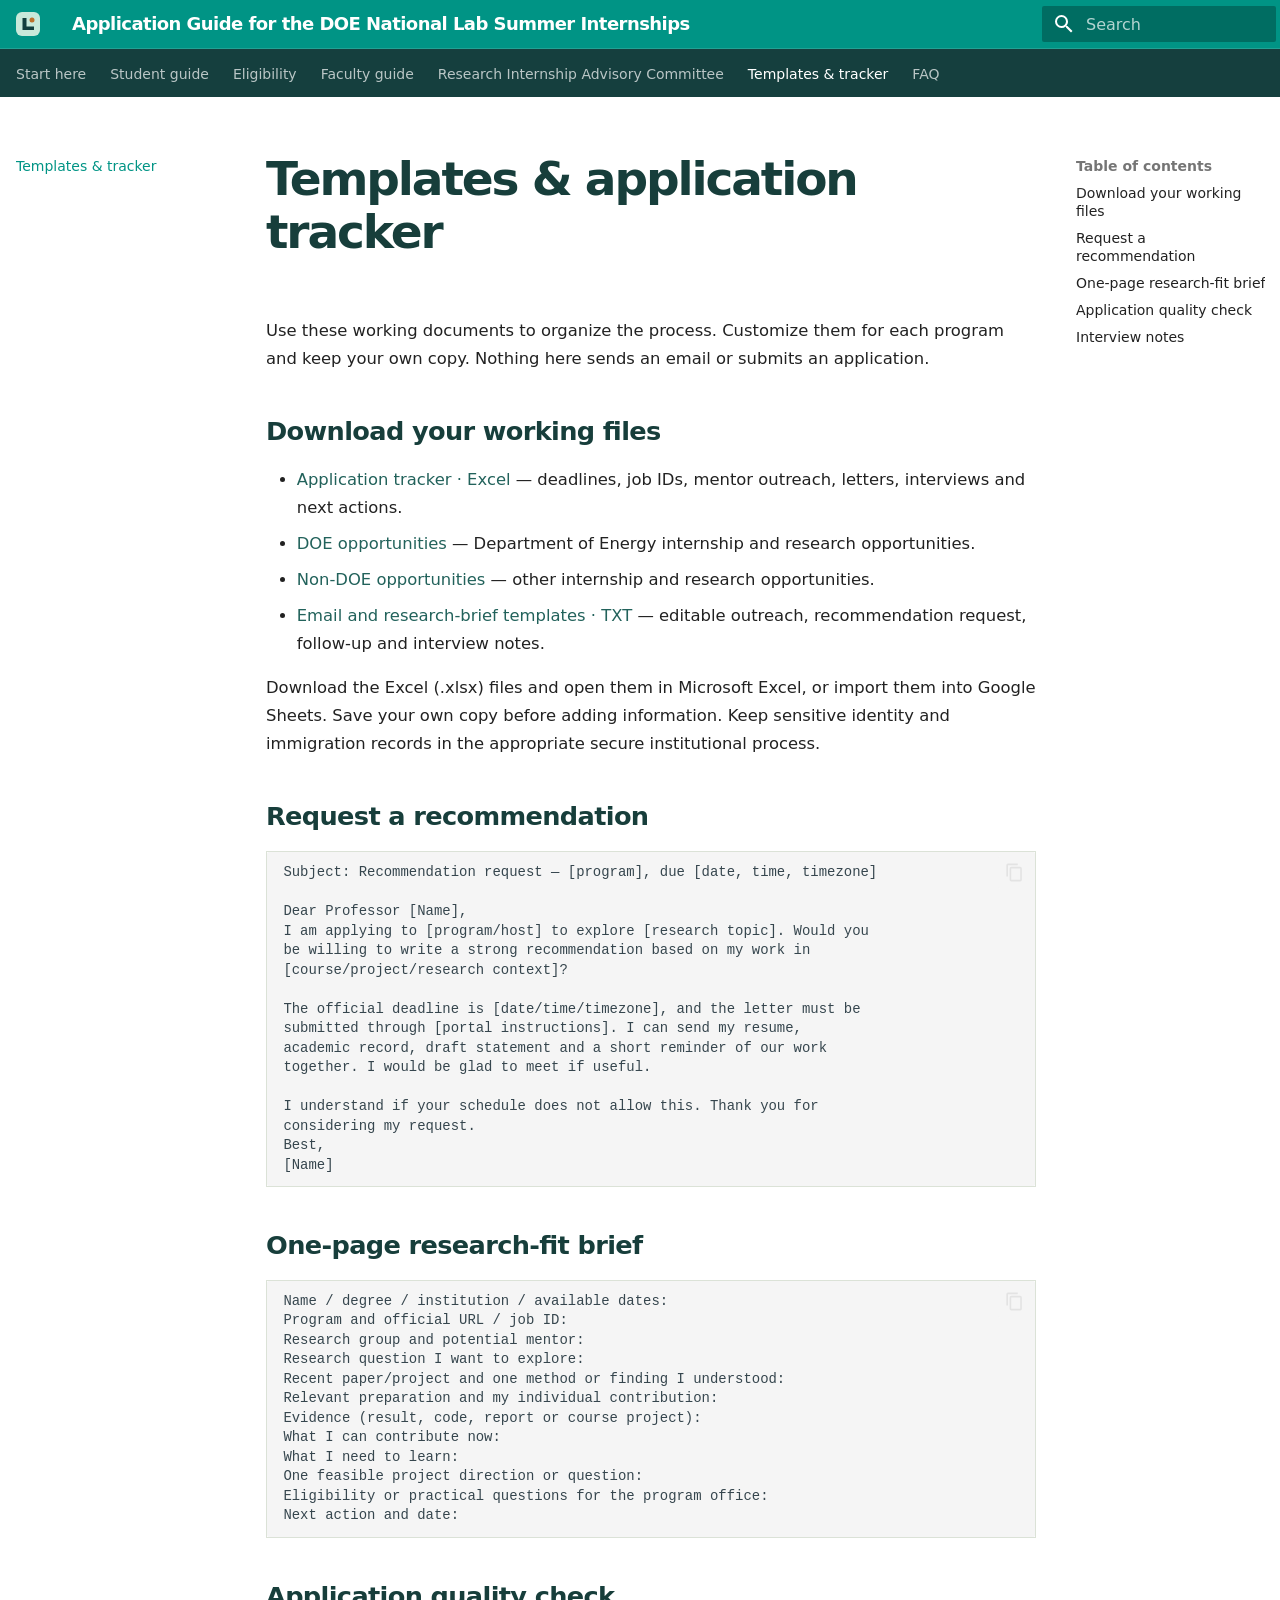
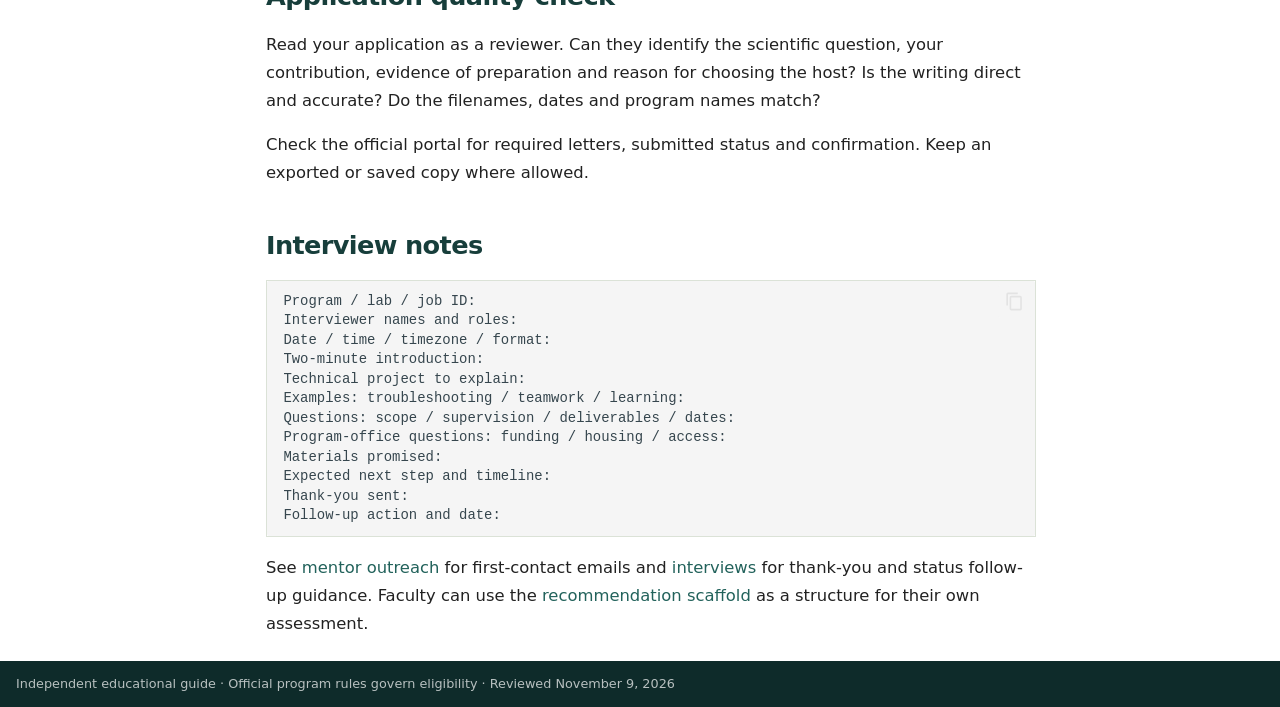
<file: toolkit/index.html>
<!doctype html>
<html lang="en" class="no-js">
  <head>
    
      <meta charset="utf-8">
      <meta name="viewport" content="width=device-width,initial-scale=1">
      
        <meta name="description" content="Your field guide to national laboratory internships. For students, faculty, and the Research Internship Advisory Committee.">
      
      
      
        <link rel="canonical" href="https://university-of-central-oklahoma.github.io/national-lab-internship-guide/toolkit/">
      
      
        <link rel="prev" href="../committee/">
      
      
        <link rel="next" href="../faq/">
      
      
        
      
      
      <link rel="icon" href="../assets/mark.svg">
      <meta name="generator" content="mkdocs-1.6.1, mkdocs-material-9.8.1">
    
    
      
        <title>Templates & tracker - Application Guide for the DOE National Lab Summer Internships</title>
      
    
    
      <link rel="stylesheet" href="../assets/stylesheets/main.57a0d79d.min.css">
      
        
        <link rel="stylesheet" href="../assets/stylesheets/palette.fb2fffe2.min.css">
      
      


    
    
      
    
    
      
    
    
      <link rel="stylesheet" href="../assets/styles.css">
    
    <script>__md_scope=new URL("..",location),__md_hash=e=>[...e].reduce(((e,_)=>(e<<5)-e+_.charCodeAt(0)),0),__md_get=(e,_=localStorage,t=__md_scope)=>JSON.parse(_.getItem(t.pathname+"."+e)),__md_set=(e,_,t=localStorage,a=__md_scope)=>{try{t.setItem(a.pathname+"."+e,JSON.stringify(_))}catch(e){}}</script>
    
      

    
    
  </head>
  
  
    
    
    
    
    
    <body dir="ltr" data-md-color-scheme="default" data-md-color-primary="teal" data-md-color-accent="amber">
  
    
    <input class="md-toggle" data-md-toggle="drawer" type="checkbox" id="__drawer" autocomplete="off">
    <input class="md-toggle" data-md-toggle="search" type="checkbox" id="__search" autocomplete="off">
    <label class="md-overlay" for="__drawer"></label>
    <div data-md-component="skip">
      
        
        <a href="#templates-application-tracker" class="md-skip">
          Skip to content
        </a>
      
    </div>
    <div data-md-component="announce">
      
    </div>
    
    
      

<header class="md-header" data-md-component="header">
  <nav class="md-header__inner md-grid" aria-label="Header">
    <a href=".." title="Application Guide for the DOE National Lab Summer Internships" class="md-header__button md-logo" aria-label="Application Guide for the DOE National Lab Summer Internships" data-md-component="logo">
      
  <img src="../assets/mark.svg" alt="logo">

    </a>
    <label class="md-header__button md-icon" for="__drawer">
      
      <svg xmlns="http://www.w3.org/2000/svg" viewBox="0 0 24 24"><path d="M3 6h18v2H3zm0 5h18v2H3zm0 5h18v2H3z"/></svg>
    </label>
    <div class="md-header__title" data-md-component="header-title">
      <div class="md-header__ellipsis">
        <div class="md-header__topic">
          <span class="md-ellipsis">
            Application Guide for the DOE National Lab Summer Internships
          </span>
        </div>
        <div class="md-header__topic" data-md-component="header-topic">
          <span class="md-ellipsis">
            
              Templates & tracker
            
          </span>
        </div>
      </div>
    </div>
    
      
    
    
    
    
      
      
        <label class="md-header__button md-icon" for="__search">
          
          <svg xmlns="http://www.w3.org/2000/svg" viewBox="0 0 24 24"><path d="M9.5 3A6.5 6.5 0 0 1 16 9.5c0 1.61-.59 3.09-1.56 4.23l.27.27h.79l5 5-1.5 1.5-5-5v-.79l-.27-.27A6.52 6.52 0 0 1 9.5 16 6.5 6.5 0 0 1 3 9.5 6.5 6.5 0 0 1 9.5 3m0 2C7 5 5 7 5 9.5S7 14 9.5 14 14 12 14 9.5 12 5 9.5 5"/></svg>
        </label>
        <div class="md-search" data-md-component="search" role="dialog">
  <label class="md-search__overlay" for="__search"></label>
  <div class="md-search__inner" role="search">
    <form class="md-search__form" name="search">
      <input type="text" class="md-search__input" name="query" aria-label="Search" placeholder="Search" autocapitalize="off" autocorrect="off" autocomplete="off" spellcheck="false" data-md-component="search-query" required>
      <label class="md-search__icon md-icon" for="__search">
        
        <svg xmlns="http://www.w3.org/2000/svg" viewBox="0 0 24 24"><path d="M9.5 3A6.5 6.5 0 0 1 16 9.5c0 1.61-.59 3.09-1.56 4.23l.27.27h.79l5 5-1.5 1.5-5-5v-.79l-.27-.27A6.52 6.52 0 0 1 9.5 16 6.5 6.5 0 0 1 3 9.5 6.5 6.5 0 0 1 9.5 3m0 2C7 5 5 7 5 9.5S7 14 9.5 14 14 12 14 9.5 12 5 9.5 5"/></svg>
        
        <svg xmlns="http://www.w3.org/2000/svg" viewBox="0 0 24 24"><path d="M20 11v2H8l5.5 5.5-1.42 1.42L4.16 12l7.92-7.92L13.5 5.5 8 11z"/></svg>
      </label>
      <nav class="md-search__options" aria-label="Search">
        
        <button type="reset" class="md-search__icon md-icon" title="Clear" aria-label="Clear" tabindex="-1">
          
          <svg xmlns="http://www.w3.org/2000/svg" viewBox="0 0 24 24"><path d="M19 6.41 17.59 5 12 10.59 6.41 5 5 6.41 10.59 12 5 17.59 6.41 19 12 13.41 17.59 19 19 17.59 13.41 12z"/></svg>
        </button>
      </nav>
      
        <div class="md-search__suggest" data-md-component="search-suggest"></div>
      
    </form>
    <div class="md-search__output">
      <div class="md-search__scrollwrap" tabindex="0" data-md-scrollfix>
        <div class="md-search-result" data-md-component="search-result">
          <div class="md-search-result__meta">
            Initializing search
          </div>
          <ol class="md-search-result__list" role="presentation"></ol>
        </div>
      </div>
    </div>
  </div>
</div>
      
    
    
  </nav>
  
</header>
    
    <div class="md-container" data-md-component="container">
      
      
        
          
            
<nav class="md-tabs" aria-label="Tabs" data-md-component="tabs">
  <div class="md-grid">
    <ul class="md-tabs__list">
      
        
  
  
  
  
    <li class="md-tabs__item">
      <a href=".." class="md-tabs__link">
        
  
  
    
  
  Start here

      </a>
    </li>
  

      
        
  
  
  
  
    
    
      <li class="md-tabs__item">
        <a href="../students/roadmap/" class="md-tabs__link">
          
  
  
  Student guide

        </a>
      </li>
    
  

      
        
  
  
  
  
    <li class="md-tabs__item">
      <a href="../eligibility/" class="md-tabs__link">
        
  
  
    
  
  Eligibility

      </a>
    </li>
  

      
        
  
  
  
  
    <li class="md-tabs__item">
      <a href="../faculty/" class="md-tabs__link">
        
  
  
    
  
  Faculty guide

      </a>
    </li>
  

      
        
  
  
  
  
    <li class="md-tabs__item">
      <a href="../committee/" class="md-tabs__link">
        
  
  
    
  
  Research Internship Advisory Committee

      </a>
    </li>
  

      
        
  
  
  
    
  
  
    <li class="md-tabs__item md-tabs__item--active">
      <a href="./" class="md-tabs__link">
        
  
  
    
  
  Templates & tracker

      </a>
    </li>
  

      
        
  
  
  
  
    <li class="md-tabs__item">
      <a href="../faq/" class="md-tabs__link">
        
  
  
    
  
  FAQ

      </a>
    </li>
  

      
    </ul>
  </div>
</nav>
          
        
      
      <main class="md-main" data-md-component="main">
        <div class="md-main__inner md-grid">
          
            
              
              <div class="md-sidebar md-sidebar--primary" data-md-component="sidebar" data-md-type="navigation" >
                <div class="md-sidebar__scrollwrap">
                  <div class="md-sidebar__inner">
                    


  


<nav class="md-nav md-nav--primary md-nav--lifted" aria-label="Navigation" data-md-level="0">
  <label class="md-nav__title" for="__drawer">
    <a href=".." title="Application Guide for the DOE National Lab Summer Internships" class="md-nav__button md-logo" aria-label="Application Guide for the DOE National Lab Summer Internships" data-md-component="logo">
      
  <img src="../assets/mark.svg" alt="logo">

    </a>
    Application Guide for the DOE National Lab Summer Internships
  </label>
  
  <ul class="md-nav__list" data-md-scrollfix>
    
      
      
  
  
  
  
    <li class="md-nav__item">
      <a href=".." class="md-nav__link">
        
  
  
  <span class="md-ellipsis">
    
  
    Start here
  

    
  </span>
  
  

      </a>
    </li>
  

    
      
      
  
  
  
  
    
    
    
    
      
      
        
      
    
    
    <li class="md-nav__item md-nav__item--nested">
      
        
        
        <input class="md-nav__toggle md-toggle " type="checkbox" id="__nav_2" >
        
          
          <label class="md-nav__link" for="__nav_2" id="__nav_2_label" tabindex="0">
            
  
  
  <span class="md-ellipsis">
    
  
    Student guide
  

    
  </span>
  
  

            <span class="md-nav__icon md-icon"></span>
          </label>
        
        <nav class="md-nav" data-md-level="1" aria-labelledby="__nav_2_label" aria-expanded="false">
          <label class="md-nav__title" for="__nav_2">
            <span class="md-nav__icon md-icon"></span>
            
  
    Student guide
  

          </label>
          <ul class="md-nav__list" data-md-scrollfix>
            
              
                
  
  
  
  
    <li class="md-nav__item">
      <a href="../students/roadmap/" class="md-nav__link">
        
  
  
  <span class="md-ellipsis">
    
  
    Your application roadmap
  

    
  </span>
  
  

      </a>
    </li>
  

              
            
              
                
  
  
  
  
    <li class="md-nav__item">
      <a href="../students/documents/" class="md-nav__link">
        
  
  
  <span class="md-ellipsis">
    
  
    Documents & recommendations
  

    
  </span>
  
  

      </a>
    </li>
  

              
            
              
                
  
  
  
  
    <li class="md-nav__item">
      <a href="../students/outreach/" class="md-nav__link">
        
  
  
  <span class="md-ellipsis">
    
  
    Find & contact a mentor
  

    
  </span>
  
  

      </a>
    </li>
  

              
            
              
                
  
  
  
  
    <li class="md-nav__item">
      <a href="../students/interviews/" class="md-nav__link">
        
  
  
  <span class="md-ellipsis">
    
  
    Interviews & follow-up
  

    
  </span>
  
  

      </a>
    </li>
  

              
            
              
                
  
  
  
  
    <li class="md-nav__item">
      <a href="../students/onboarding/" class="md-nav__link">
        
  
  
  <span class="md-ellipsis">
    
  
    Offers & onboarding
  

    
  </span>
  
  

      </a>
    </li>
  

              
            
          </ul>
        </nav>
      
    </li>
  

    
      
      
  
  
  
  
    <li class="md-nav__item">
      <a href="../eligibility/" class="md-nav__link">
        
  
  
  <span class="md-ellipsis">
    
  
    Eligibility
  

    
  </span>
  
  

      </a>
    </li>
  

    
      
      
  
  
  
  
    <li class="md-nav__item">
      <a href="../faculty/" class="md-nav__link">
        
  
  
  <span class="md-ellipsis">
    
  
    Faculty guide
  

    
  </span>
  
  

      </a>
    </li>
  

    
      
      
  
  
  
  
    <li class="md-nav__item">
      <a href="../committee/" class="md-nav__link">
        
  
  
  <span class="md-ellipsis">
    
  
    Research Internship Advisory Committee
  

    
  </span>
  
  

      </a>
    </li>
  

    
      
      
  
  
    
  
  
  
    <li class="md-nav__item md-nav__item--active">
      
      <input class="md-nav__toggle md-toggle" type="checkbox" id="__toc">
      
      
        
      
      
        <label class="md-nav__link md-nav__link--active" for="__toc">
          
  
  
  <span class="md-ellipsis">
    
  
    Templates & tracker
  

    
  </span>
  
  

          <span class="md-nav__icon md-icon"></span>
        </label>
      
      <a href="./" class="md-nav__link md-nav__link--active">
        
  
  
  <span class="md-ellipsis">
    
  
    Templates & tracker
  

    
  </span>
  
  

      </a>
      
        

<nav class="md-nav md-nav--secondary" aria-label="Table of contents">
  
  
  
    
  
  
    <label class="md-nav__title" for="__toc">
      <span class="md-nav__icon md-icon"></span>
      Table of contents
    </label>
    <ul class="md-nav__list" data-md-component="toc" data-md-scrollfix>
      
        <li class="md-nav__item">
  <a href="#download-your-working-files" class="md-nav__link">
    <span class="md-ellipsis">
      
        Download your working files
      
    </span>
  </a>
  
</li>
      
        <li class="md-nav__item">
  <a href="#request-a-recommendation" class="md-nav__link">
    <span class="md-ellipsis">
      
        Request a recommendation
      
    </span>
  </a>
  
</li>
      
        <li class="md-nav__item">
  <a href="#one-page-research-fit-brief" class="md-nav__link">
    <span class="md-ellipsis">
      
        One-page research-fit brief
      
    </span>
  </a>
  
</li>
      
        <li class="md-nav__item">
  <a href="#application-quality-check" class="md-nav__link">
    <span class="md-ellipsis">
      
        Application quality check
      
    </span>
  </a>
  
</li>
      
        <li class="md-nav__item">
  <a href="#interview-notes" class="md-nav__link">
    <span class="md-ellipsis">
      
        Interview notes
      
    </span>
  </a>
  
</li>
      
    </ul>
  
</nav>
      
    </li>
  

    
      
      
  
  
  
  
    <li class="md-nav__item">
      <a href="../faq/" class="md-nav__link">
        
  
  
  <span class="md-ellipsis">
    
  
    FAQ
  

    
  </span>
  
  

      </a>
    </li>
  

    
  </ul>
</nav>
                  </div>
                </div>
              </div>
            
            
              
              <div class="md-sidebar md-sidebar--secondary" data-md-component="sidebar" data-md-type="toc" >
                <div class="md-sidebar__scrollwrap">
                  <div class="md-sidebar__inner">
                    

<nav class="md-nav md-nav--secondary" aria-label="Table of contents">
  
  
  
    
  
  
    <label class="md-nav__title" for="__toc">
      <span class="md-nav__icon md-icon"></span>
      Table of contents
    </label>
    <ul class="md-nav__list" data-md-component="toc" data-md-scrollfix>
      
        <li class="md-nav__item">
  <a href="#download-your-working-files" class="md-nav__link">
    <span class="md-ellipsis">
      
        Download your working files
      
    </span>
  </a>
  
</li>
      
        <li class="md-nav__item">
  <a href="#request-a-recommendation" class="md-nav__link">
    <span class="md-ellipsis">
      
        Request a recommendation
      
    </span>
  </a>
  
</li>
      
        <li class="md-nav__item">
  <a href="#one-page-research-fit-brief" class="md-nav__link">
    <span class="md-ellipsis">
      
        One-page research-fit brief
      
    </span>
  </a>
  
</li>
      
        <li class="md-nav__item">
  <a href="#application-quality-check" class="md-nav__link">
    <span class="md-ellipsis">
      
        Application quality check
      
    </span>
  </a>
  
</li>
      
        <li class="md-nav__item">
  <a href="#interview-notes" class="md-nav__link">
    <span class="md-ellipsis">
      
        Interview notes
      
    </span>
  </a>
  
</li>
      
    </ul>
  
</nav>
                  </div>
                </div>
              </div>
            
          
          
            <div class="md-content" data-md-component="content">
              
              <article class="md-content__inner md-typeset">
                
                  



<h1 id="templates-application-tracker">Templates &amp; application tracker</h1>
<p>Use these working documents to organize the process. Customize them for each program and keep your own copy. Nothing here sends an email or submits an application.</p>
<h2 id="download-your-working-files">Download your working files</h2>
<ul>
<li><a href="../downloads/application-tracker.xlsx">Application tracker · Excel</a> — deadlines, job IDs, mentor outreach, letters, interviews and next actions.</li>
<li><a href="https://docs.google.com/spreadsheets/d/1XfAbQf3lic7tOpiT_JgilAPFzAPPrtLPZBIZlM1TGBk/edit?gid=0#gid=0">DOE opportunities</a> — Department of Energy internship and research opportunities.</li>
<li><a href="https://docs.google.com/spreadsheets/d/1XfAbQf3lic7tOpiT_JgilAPFzAPPrtLPZBIZlM1TGBk/edit?gid=1254811916#gid=1254811916">Non-DOE opportunities</a> — other internship and research opportunities.</li>
<li><a href="../downloads/templates.txt">Email and research-brief templates · TXT</a> — editable outreach, recommendation request, follow-up and interview notes.</li>
</ul>
<p>Download the Excel (.xlsx) files and open them in Microsoft Excel, or import them into Google Sheets. Save your own copy before adding information. Keep sensitive identity and immigration records in the appropriate secure institutional process.</p>
<h2 id="request-a-recommendation">Request a recommendation</h2>
<div class="highlight"><pre><span></span><code>Subject: Recommendation request — [program], due [date, time, timezone]

Dear Professor [Name],
I am applying to [program/host] to explore [research topic]. Would you
be willing to write a strong recommendation based on my work in
[course/project/research context]?

The official deadline is [date/time/timezone], and the letter must be
submitted through [portal instructions]. I can send my resume,
academic record, draft statement and a short reminder of our work
together. I would be glad to meet if useful.

I understand if your schedule does not allow this. Thank you for
considering my request.
Best,
[Name]
</code></pre></div>
<h2 id="one-page-research-fit-brief">One-page research-fit brief</h2>
<div class="highlight"><pre><span></span><code>Name / degree / institution / available dates:
Program and official URL / job ID:
Research group and potential mentor:
Research question I want to explore:
Recent paper/project and one method or finding I understood:
Relevant preparation and my individual contribution:
Evidence (result, code, report or course project):
What I can contribute now:
What I need to learn:
One feasible project direction or question:
Eligibility or practical questions for the program office:
Next action and date:
</code></pre></div>
<h2 id="application-quality-check">Application quality check</h2>
<p>Read your application as a reviewer. Can they identify the scientific question, your contribution, evidence of preparation and reason for choosing the host? Is the writing direct and accurate? Do the filenames, dates and program names match?</p>
<p>Check the official portal for required letters, submitted status and confirmation. Keep an exported or saved copy where allowed.</p>
<h2 id="interview-notes">Interview notes</h2>
<div class="highlight"><pre><span></span><code>Program / lab / job ID:
Interviewer names and roles:
Date / time / timezone / format:
Two-minute introduction:
Technical project to explain:
Examples: troubleshooting / teamwork / learning:
Questions: scope / supervision / deliverables / dates:
Program-office questions: funding / housing / access:
Materials promised:
Expected next step and timeline:
Thank-you sent:
Follow-up action and date:
</code></pre></div>
<p>See <a href="../students/outreach/">mentor outreach</a> for first-contact emails and <a href="../students/interviews/">interviews</a> for thank-you and status follow-up guidance. Faculty can use the <a href="../faculty/">recommendation scaffold</a> as a structure for their own assessment.</p>












                
              </article>
            </div>
          
          
<script>var target=document.getElementById(location.hash.slice(1));target&&target.name&&(target.checked=target.name.startsWith("__tabbed_"))</script>
        </div>
        
          <button type="button" class="md-top md-icon" data-md-component="top" hidden>
  
  <svg xmlns="http://www.w3.org/2000/svg" viewBox="0 0 24 24"><path d="M13 20h-2V8l-5.5 5.5-1.42-1.42L12 4.16l7.92 7.92-1.42 1.42L13 8z"/></svg>
  Back to top
</button>
        
      </main>
      
        <footer class="md-footer">
  
  <div class="md-footer-meta md-typeset">
    <div class="md-footer-meta__inner md-grid">
      <div class="md-copyright">
  
    <div class="md-copyright__highlight">
      Independent educational guide · Official program rules govern eligibility · Reviewed November 9, 2026
    </div>
  
  
</div>
      
    </div>
  </div>
</footer>
      
    </div>
    <div class="md-dialog" data-md-component="dialog">
      <div class="md-dialog__inner md-typeset"></div>
    </div>
    
    
    
      
      
      <script id="__config" type="application/json">{"annotate": null, "base": "..", "features": ["navigation.tabs", "navigation.sections", "navigation.top", "search.suggest", "search.highlight", "content.code.copy"], "search": "../assets/javascripts/workers/search.a7633da7.min.js", "tags": null, "translations": {"clipboard.copied": "Copied to clipboard", "clipboard.copy": "Copy to clipboard", "search.result.more.one": "1 more on this page", "search.result.more.other": "# more on this page", "search.result.none": "No matching documents", "search.result.one": "1 matching document", "search.result.other": "# matching documents", "search.result.placeholder": "Type to start searching", "search.result.term.missing": "Missing", "select.version": "Select version"}, "version": null}</script>
    
    
      <script src="../assets/javascripts/bundle.a5f9d56c.min.js"></script>
      
        <script src="../assets/app.js"></script>
      
    
  </body>
</html>
</file>
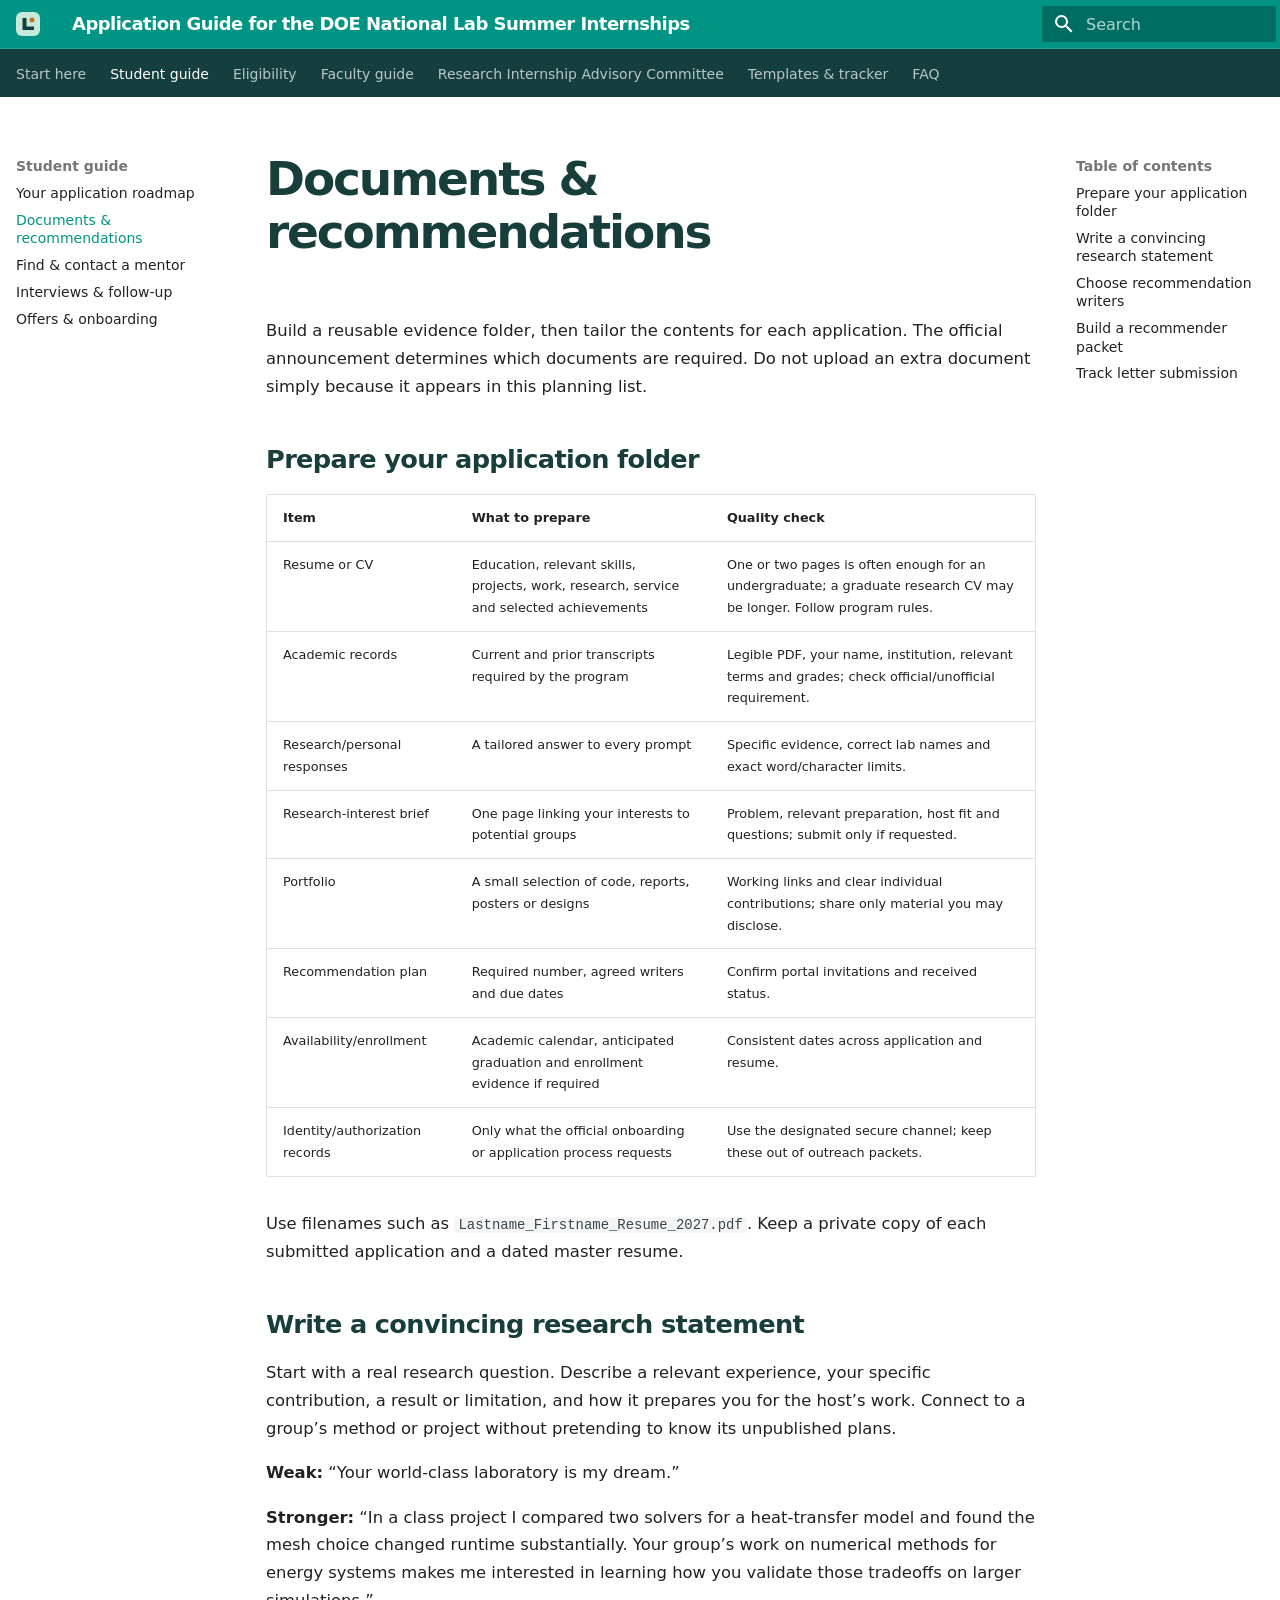
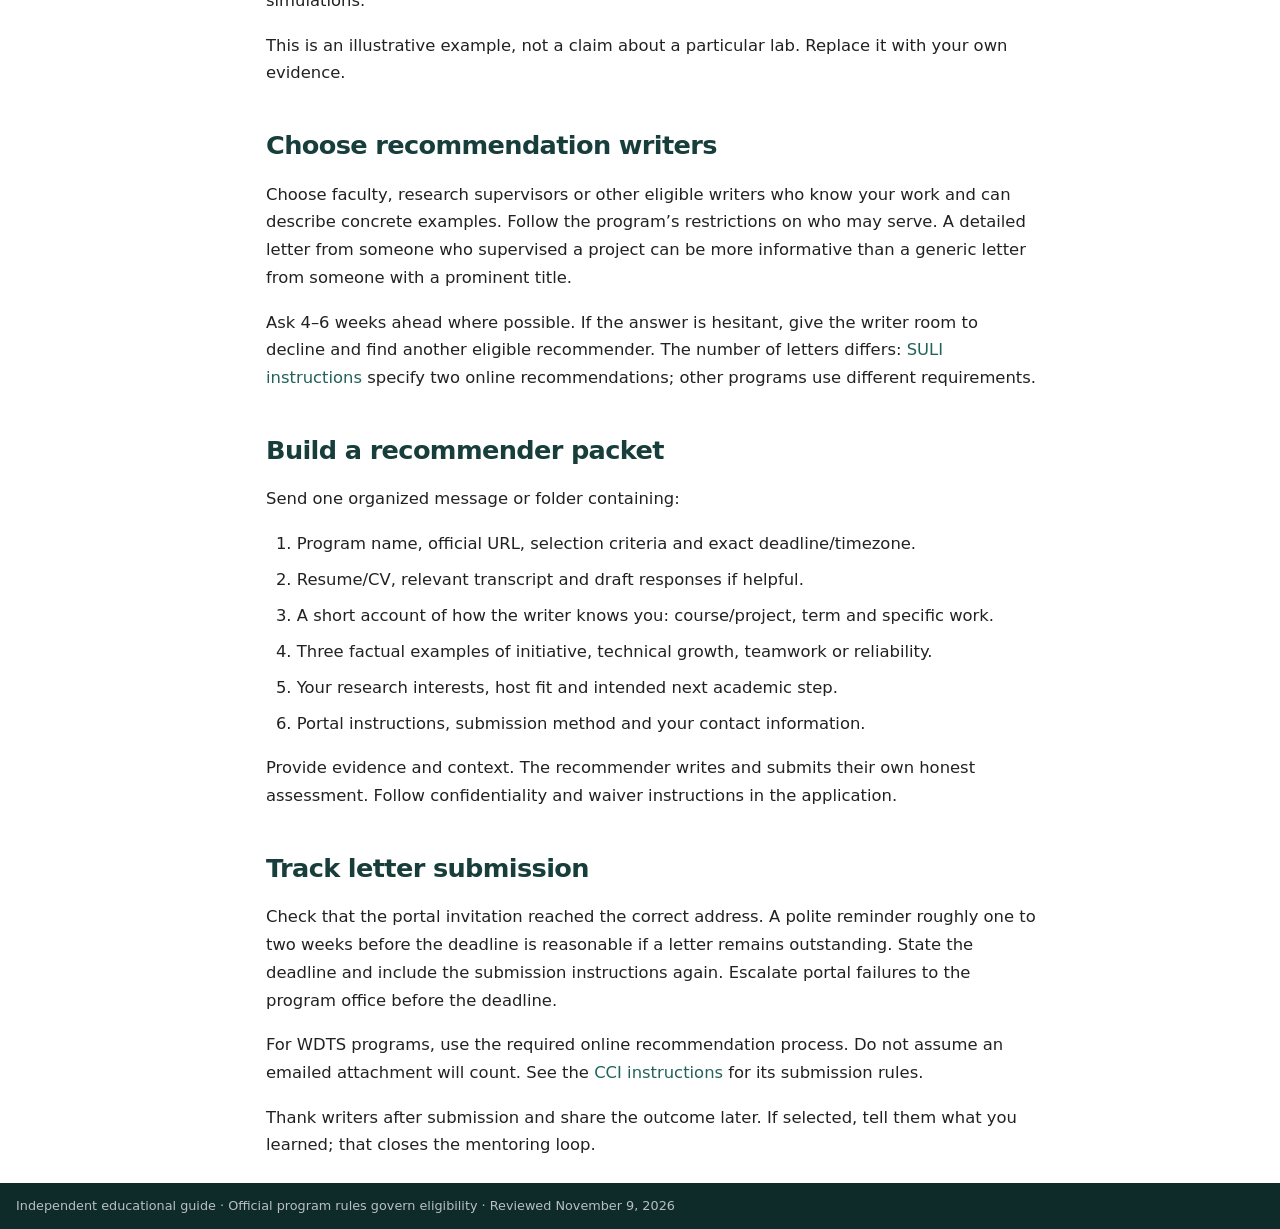
<file: students/documents/index.html>
<!doctype html>
<html lang="en" class="no-js">
  <head>
    
      <meta charset="utf-8">
      <meta name="viewport" content="width=device-width,initial-scale=1">
      
        <meta name="description" content="Your field guide to national laboratory internships. For students, faculty, and the Research Internship Advisory Committee.">
      
      
      
        <link rel="canonical" href="https://university-of-central-oklahoma.github.io/national-lab-internship-guide/students/documents/">
      
      
        <link rel="prev" href="../roadmap/">
      
      
        <link rel="next" href="../outreach/">
      
      
        
      
      
      <link rel="icon" href="../../assets/mark.svg">
      <meta name="generator" content="mkdocs-1.6.1, mkdocs-material-9.8.1">
    
    
      
        <title>Documents & recommendations - Application Guide for the DOE National Lab Summer Internships</title>
      
    
    
      <link rel="stylesheet" href="../../assets/stylesheets/main.57a0d79d.min.css">
      
        
        <link rel="stylesheet" href="../../assets/stylesheets/palette.fb2fffe2.min.css">
      
      


    
    
      
    
    
      
    
    
      <link rel="stylesheet" href="../../assets/styles.css">
    
    <script>__md_scope=new URL("../..",location),__md_hash=e=>[...e].reduce(((e,_)=>(e<<5)-e+_.charCodeAt(0)),0),__md_get=(e,_=localStorage,t=__md_scope)=>JSON.parse(_.getItem(t.pathname+"."+e)),__md_set=(e,_,t=localStorage,a=__md_scope)=>{try{t.setItem(a.pathname+"."+e,JSON.stringify(_))}catch(e){}}</script>
    
      

    
    
  </head>
  
  
    
    
    
    
    
    <body dir="ltr" data-md-color-scheme="default" data-md-color-primary="teal" data-md-color-accent="amber">
  
    
    <input class="md-toggle" data-md-toggle="drawer" type="checkbox" id="__drawer" autocomplete="off">
    <input class="md-toggle" data-md-toggle="search" type="checkbox" id="__search" autocomplete="off">
    <label class="md-overlay" for="__drawer"></label>
    <div data-md-component="skip">
      
        
        <a href="#documents-recommendations" class="md-skip">
          Skip to content
        </a>
      
    </div>
    <div data-md-component="announce">
      
    </div>
    
    
      

<header class="md-header" data-md-component="header">
  <nav class="md-header__inner md-grid" aria-label="Header">
    <a href="../.." title="Application Guide for the DOE National Lab Summer Internships" class="md-header__button md-logo" aria-label="Application Guide for the DOE National Lab Summer Internships" data-md-component="logo">
      
  <img src="../../assets/mark.svg" alt="logo">

    </a>
    <label class="md-header__button md-icon" for="__drawer">
      
      <svg xmlns="http://www.w3.org/2000/svg" viewBox="0 0 24 24"><path d="M3 6h18v2H3zm0 5h18v2H3zm0 5h18v2H3z"/></svg>
    </label>
    <div class="md-header__title" data-md-component="header-title">
      <div class="md-header__ellipsis">
        <div class="md-header__topic">
          <span class="md-ellipsis">
            Application Guide for the DOE National Lab Summer Internships
          </span>
        </div>
        <div class="md-header__topic" data-md-component="header-topic">
          <span class="md-ellipsis">
            
              Documents & recommendations
            
          </span>
        </div>
      </div>
    </div>
    
      
    
    
    
    
      
      
        <label class="md-header__button md-icon" for="__search">
          
          <svg xmlns="http://www.w3.org/2000/svg" viewBox="0 0 24 24"><path d="M9.5 3A6.5 6.5 0 0 1 16 9.5c0 1.61-.59 3.09-1.56 4.23l.27.27h.79l5 5-1.5 1.5-5-5v-.79l-.27-.27A6.52 6.52 0 0 1 9.5 16 6.5 6.5 0 0 1 3 9.5 6.5 6.5 0 0 1 9.5 3m0 2C7 5 5 7 5 9.5S7 14 9.5 14 14 12 14 9.5 12 5 9.5 5"/></svg>
        </label>
        <div class="md-search" data-md-component="search" role="dialog">
  <label class="md-search__overlay" for="__search"></label>
  <div class="md-search__inner" role="search">
    <form class="md-search__form" name="search">
      <input type="text" class="md-search__input" name="query" aria-label="Search" placeholder="Search" autocapitalize="off" autocorrect="off" autocomplete="off" spellcheck="false" data-md-component="search-query" required>
      <label class="md-search__icon md-icon" for="__search">
        
        <svg xmlns="http://www.w3.org/2000/svg" viewBox="0 0 24 24"><path d="M9.5 3A6.5 6.5 0 0 1 16 9.5c0 1.61-.59 3.09-1.56 4.23l.27.27h.79l5 5-1.5 1.5-5-5v-.79l-.27-.27A6.52 6.52 0 0 1 9.5 16 6.5 6.5 0 0 1 3 9.5 6.5 6.5 0 0 1 9.5 3m0 2C7 5 5 7 5 9.5S7 14 9.5 14 14 12 14 9.5 12 5 9.5 5"/></svg>
        
        <svg xmlns="http://www.w3.org/2000/svg" viewBox="0 0 24 24"><path d="M20 11v2H8l5.5 5.5-1.42 1.42L4.16 12l7.92-7.92L13.5 5.5 8 11z"/></svg>
      </label>
      <nav class="md-search__options" aria-label="Search">
        
        <button type="reset" class="md-search__icon md-icon" title="Clear" aria-label="Clear" tabindex="-1">
          
          <svg xmlns="http://www.w3.org/2000/svg" viewBox="0 0 24 24"><path d="M19 6.41 17.59 5 12 10.59 6.41 5 5 6.41 10.59 12 5 17.59 6.41 19 12 13.41 17.59 19 19 17.59 13.41 12z"/></svg>
        </button>
      </nav>
      
        <div class="md-search__suggest" data-md-component="search-suggest"></div>
      
    </form>
    <div class="md-search__output">
      <div class="md-search__scrollwrap" tabindex="0" data-md-scrollfix>
        <div class="md-search-result" data-md-component="search-result">
          <div class="md-search-result__meta">
            Initializing search
          </div>
          <ol class="md-search-result__list" role="presentation"></ol>
        </div>
      </div>
    </div>
  </div>
</div>
      
    
    
  </nav>
  
</header>
    
    <div class="md-container" data-md-component="container">
      
      
        
          
            
<nav class="md-tabs" aria-label="Tabs" data-md-component="tabs">
  <div class="md-grid">
    <ul class="md-tabs__list">
      
        
  
  
  
  
    <li class="md-tabs__item">
      <a href="../.." class="md-tabs__link">
        
  
  
    
  
  Start here

      </a>
    </li>
  

      
        
  
  
  
    
  
  
    
    
      <li class="md-tabs__item md-tabs__item--active">
        <a href="../roadmap/" class="md-tabs__link">
          
  
  
  Student guide

        </a>
      </li>
    
  

      
        
  
  
  
  
    <li class="md-tabs__item">
      <a href="../../eligibility/" class="md-tabs__link">
        
  
  
    
  
  Eligibility

      </a>
    </li>
  

      
        
  
  
  
  
    <li class="md-tabs__item">
      <a href="../../faculty/" class="md-tabs__link">
        
  
  
    
  
  Faculty guide

      </a>
    </li>
  

      
        
  
  
  
  
    <li class="md-tabs__item">
      <a href="../../committee/" class="md-tabs__link">
        
  
  
    
  
  Research Internship Advisory Committee

      </a>
    </li>
  

      
        
  
  
  
  
    <li class="md-tabs__item">
      <a href="../../toolkit/" class="md-tabs__link">
        
  
  
    
  
  Templates & tracker

      </a>
    </li>
  

      
        
  
  
  
  
    <li class="md-tabs__item">
      <a href="../../faq/" class="md-tabs__link">
        
  
  
    
  
  FAQ

      </a>
    </li>
  

      
    </ul>
  </div>
</nav>
          
        
      
      <main class="md-main" data-md-component="main">
        <div class="md-main__inner md-grid">
          
            
              
              <div class="md-sidebar md-sidebar--primary" data-md-component="sidebar" data-md-type="navigation" >
                <div class="md-sidebar__scrollwrap">
                  <div class="md-sidebar__inner">
                    


  


<nav class="md-nav md-nav--primary md-nav--lifted" aria-label="Navigation" data-md-level="0">
  <label class="md-nav__title" for="__drawer">
    <a href="../.." title="Application Guide for the DOE National Lab Summer Internships" class="md-nav__button md-logo" aria-label="Application Guide for the DOE National Lab Summer Internships" data-md-component="logo">
      
  <img src="../../assets/mark.svg" alt="logo">

    </a>
    Application Guide for the DOE National Lab Summer Internships
  </label>
  
  <ul class="md-nav__list" data-md-scrollfix>
    
      
      
  
  
  
  
    <li class="md-nav__item">
      <a href="../.." class="md-nav__link">
        
  
  
  <span class="md-ellipsis">
    
  
    Start here
  

    
  </span>
  
  

      </a>
    </li>
  

    
      
      
  
  
    
  
  
  
    
    
    
    
      
        
        
      
      
        
      
    
    
    <li class="md-nav__item md-nav__item--active md-nav__item--section md-nav__item--nested">
      
        
        
        <input class="md-nav__toggle md-toggle " type="checkbox" id="__nav_2" checked>
        
          
          <label class="md-nav__link" for="__nav_2" id="__nav_2_label" tabindex="">
            
  
  
  <span class="md-ellipsis">
    
  
    Student guide
  

    
  </span>
  
  

            <span class="md-nav__icon md-icon"></span>
          </label>
        
        <nav class="md-nav" data-md-level="1" aria-labelledby="__nav_2_label" aria-expanded="true">
          <label class="md-nav__title" for="__nav_2">
            <span class="md-nav__icon md-icon"></span>
            
  
    Student guide
  

          </label>
          <ul class="md-nav__list" data-md-scrollfix>
            
              
                
  
  
  
  
    <li class="md-nav__item">
      <a href="../roadmap/" class="md-nav__link">
        
  
  
  <span class="md-ellipsis">
    
  
    Your application roadmap
  

    
  </span>
  
  

      </a>
    </li>
  

              
            
              
                
  
  
    
  
  
  
    <li class="md-nav__item md-nav__item--active">
      
      <input class="md-nav__toggle md-toggle" type="checkbox" id="__toc">
      
      
        
      
      
        <label class="md-nav__link md-nav__link--active" for="__toc">
          
  
  
  <span class="md-ellipsis">
    
  
    Documents & recommendations
  

    
  </span>
  
  

          <span class="md-nav__icon md-icon"></span>
        </label>
      
      <a href="./" class="md-nav__link md-nav__link--active">
        
  
  
  <span class="md-ellipsis">
    
  
    Documents & recommendations
  

    
  </span>
  
  

      </a>
      
        

<nav class="md-nav md-nav--secondary" aria-label="Table of contents">
  
  
  
    
  
  
    <label class="md-nav__title" for="__toc">
      <span class="md-nav__icon md-icon"></span>
      Table of contents
    </label>
    <ul class="md-nav__list" data-md-component="toc" data-md-scrollfix>
      
        <li class="md-nav__item">
  <a href="#prepare-your-application-folder" class="md-nav__link">
    <span class="md-ellipsis">
      
        Prepare your application folder
      
    </span>
  </a>
  
</li>
      
        <li class="md-nav__item">
  <a href="#write-a-convincing-research-statement" class="md-nav__link">
    <span class="md-ellipsis">
      
        Write a convincing research statement
      
    </span>
  </a>
  
</li>
      
        <li class="md-nav__item">
  <a href="#choose-recommendation-writers" class="md-nav__link">
    <span class="md-ellipsis">
      
        Choose recommendation writers
      
    </span>
  </a>
  
</li>
      
        <li class="md-nav__item">
  <a href="#build-a-recommender-packet" class="md-nav__link">
    <span class="md-ellipsis">
      
        Build a recommender packet
      
    </span>
  </a>
  
</li>
      
        <li class="md-nav__item">
  <a href="#track-letter-submission" class="md-nav__link">
    <span class="md-ellipsis">
      
        Track letter submission
      
    </span>
  </a>
  
</li>
      
    </ul>
  
</nav>
      
    </li>
  

              
            
              
                
  
  
  
  
    <li class="md-nav__item">
      <a href="../outreach/" class="md-nav__link">
        
  
  
  <span class="md-ellipsis">
    
  
    Find & contact a mentor
  

    
  </span>
  
  

      </a>
    </li>
  

              
            
              
                
  
  
  
  
    <li class="md-nav__item">
      <a href="../interviews/" class="md-nav__link">
        
  
  
  <span class="md-ellipsis">
    
  
    Interviews & follow-up
  

    
  </span>
  
  

      </a>
    </li>
  

              
            
              
                
  
  
  
  
    <li class="md-nav__item">
      <a href="../onboarding/" class="md-nav__link">
        
  
  
  <span class="md-ellipsis">
    
  
    Offers & onboarding
  

    
  </span>
  
  

      </a>
    </li>
  

              
            
          </ul>
        </nav>
      
    </li>
  

    
      
      
  
  
  
  
    <li class="md-nav__item">
      <a href="../../eligibility/" class="md-nav__link">
        
  
  
  <span class="md-ellipsis">
    
  
    Eligibility
  

    
  </span>
  
  

      </a>
    </li>
  

    
      
      
  
  
  
  
    <li class="md-nav__item">
      <a href="../../faculty/" class="md-nav__link">
        
  
  
  <span class="md-ellipsis">
    
  
    Faculty guide
  

    
  </span>
  
  

      </a>
    </li>
  

    
      
      
  
  
  
  
    <li class="md-nav__item">
      <a href="../../committee/" class="md-nav__link">
        
  
  
  <span class="md-ellipsis">
    
  
    Research Internship Advisory Committee
  

    
  </span>
  
  

      </a>
    </li>
  

    
      
      
  
  
  
  
    <li class="md-nav__item">
      <a href="../../toolkit/" class="md-nav__link">
        
  
  
  <span class="md-ellipsis">
    
  
    Templates & tracker
  

    
  </span>
  
  

      </a>
    </li>
  

    
      
      
  
  
  
  
    <li class="md-nav__item">
      <a href="../../faq/" class="md-nav__link">
        
  
  
  <span class="md-ellipsis">
    
  
    FAQ
  

    
  </span>
  
  

      </a>
    </li>
  

    
  </ul>
</nav>
                  </div>
                </div>
              </div>
            
            
              
              <div class="md-sidebar md-sidebar--secondary" data-md-component="sidebar" data-md-type="toc" >
                <div class="md-sidebar__scrollwrap">
                  <div class="md-sidebar__inner">
                    

<nav class="md-nav md-nav--secondary" aria-label="Table of contents">
  
  
  
    
  
  
    <label class="md-nav__title" for="__toc">
      <span class="md-nav__icon md-icon"></span>
      Table of contents
    </label>
    <ul class="md-nav__list" data-md-component="toc" data-md-scrollfix>
      
        <li class="md-nav__item">
  <a href="#prepare-your-application-folder" class="md-nav__link">
    <span class="md-ellipsis">
      
        Prepare your application folder
      
    </span>
  </a>
  
</li>
      
        <li class="md-nav__item">
  <a href="#write-a-convincing-research-statement" class="md-nav__link">
    <span class="md-ellipsis">
      
        Write a convincing research statement
      
    </span>
  </a>
  
</li>
      
        <li class="md-nav__item">
  <a href="#choose-recommendation-writers" class="md-nav__link">
    <span class="md-ellipsis">
      
        Choose recommendation writers
      
    </span>
  </a>
  
</li>
      
        <li class="md-nav__item">
  <a href="#build-a-recommender-packet" class="md-nav__link">
    <span class="md-ellipsis">
      
        Build a recommender packet
      
    </span>
  </a>
  
</li>
      
        <li class="md-nav__item">
  <a href="#track-letter-submission" class="md-nav__link">
    <span class="md-ellipsis">
      
        Track letter submission
      
    </span>
  </a>
  
</li>
      
    </ul>
  
</nav>
                  </div>
                </div>
              </div>
            
          
          
            <div class="md-content" data-md-component="content">
              
              <article class="md-content__inner md-typeset">
                
                  



<h1 id="documents-recommendations">Documents &amp; recommendations</h1>
<p>Build a reusable evidence folder, then tailor the contents for each application. The official announcement determines which documents are required. Do not upload an extra document simply because it appears in this planning list.</p>
<h2 id="prepare-your-application-folder">Prepare your application folder</h2>
<table>
<thead>
<tr>
<th>Item</th>
<th>What to prepare</th>
<th>Quality check</th>
</tr>
</thead>
<tbody>
<tr>
<td>Resume or CV</td>
<td>Education, relevant skills, projects, work, research, service and selected achievements</td>
<td>One or two pages is often enough for an undergraduate; a graduate research CV may be longer. Follow program rules.</td>
</tr>
<tr>
<td>Academic records</td>
<td>Current and prior transcripts required by the program</td>
<td>Legible PDF, your name, institution, relevant terms and grades; check official/unofficial requirement.</td>
</tr>
<tr>
<td>Research/personal responses</td>
<td>A tailored answer to every prompt</td>
<td>Specific evidence, correct lab names and exact word/character limits.</td>
</tr>
<tr>
<td>Research-interest brief</td>
<td>One page linking your interests to potential groups</td>
<td>Problem, relevant preparation, host fit and questions; submit only if requested.</td>
</tr>
<tr>
<td>Portfolio</td>
<td>A small selection of code, reports, posters or designs</td>
<td>Working links and clear individual contributions; share only material you may disclose.</td>
</tr>
<tr>
<td>Recommendation plan</td>
<td>Required number, agreed writers and due dates</td>
<td>Confirm portal invitations and received status.</td>
</tr>
<tr>
<td>Availability/enrollment</td>
<td>Academic calendar, anticipated graduation and enrollment evidence if required</td>
<td>Consistent dates across application and resume.</td>
</tr>
<tr>
<td>Identity/authorization records</td>
<td>Only what the official onboarding or application process requests</td>
<td>Use the designated secure channel; keep these out of outreach packets.</td>
</tr>
</tbody>
</table>
<p>Use filenames such as <code>Lastname_Firstname_Resume_2027.pdf</code>. Keep a private copy of each submitted application and a dated master resume.</p>
<h2 id="write-a-convincing-research-statement">Write a convincing research statement</h2>
<p>Start with a real research question. Describe a relevant experience, your specific contribution, a result or limitation, and how it prepares you for the host’s work. Connect to a group’s method or project without pretending to know its unpublished plans.</p>
<p><strong>Weak:</strong> “Your world-class laboratory is my dream.”</p>
<p><strong>Stronger:</strong> “In a class project I compared two solvers for a heat-transfer model and found the mesh choice changed runtime substantially. Your group’s work on numerical methods for energy systems makes me interested in learning how you validate those tradeoffs on larger simulations.”</p>
<p>This is an illustrative example, not a claim about a particular lab. Replace it with your own evidence.</p>
<h2 id="choose-recommendation-writers">Choose recommendation writers</h2>
<p>Choose faculty, research supervisors or other eligible writers who know your work and can describe concrete examples. Follow the program’s restrictions on who may serve. A detailed letter from someone who supervised a project can be more informative than a generic letter from someone with a prominent title.</p>
<p>Ask 4–6 weeks ahead where possible. If the answer is hesitant, give the writer room to decline and find another eligible recommender. The number of letters differs: <a href="https://science.osti.gov/wdts/suli/How-to-Apply">SULI instructions</a> specify two online recommendations; other programs use different requirements.</p>
<h2 id="build-a-recommender-packet">Build a recommender packet</h2>
<p>Send one organized message or folder containing:</p>
<ol>
<li>Program name, official URL, selection criteria and exact deadline/timezone.</li>
<li>Resume/CV, relevant transcript and draft responses if helpful.</li>
<li>A short account of how the writer knows you: course/project, term and specific work.</li>
<li>Three factual examples of initiative, technical growth, teamwork or reliability.</li>
<li>Your research interests, host fit and intended next academic step.</li>
<li>Portal instructions, submission method and your contact information.</li>
</ol>
<p>Provide evidence and context. The recommender writes and submits their own honest assessment. Follow confidentiality and waiver instructions in the application.</p>
<h2 id="track-letter-submission">Track letter submission</h2>
<p>Check that the portal invitation reached the correct address. A polite reminder roughly one to two weeks before the deadline is reasonable if a letter remains outstanding. State the deadline and include the submission instructions again. Escalate portal failures to the program office before the deadline.</p>
<p>For WDTS programs, use the required online recommendation process. Do not assume an emailed attachment will count. See the <a href="https://science.osti.gov/wdts/cci/How-to-Apply/">CCI instructions</a> for its submission rules.</p>
<p>Thank writers after submission and share the outcome later. If selected, tell them what you learned; that closes the mentoring loop.</p>












                
              </article>
            </div>
          
          
<script>var target=document.getElementById(location.hash.slice(1));target&&target.name&&(target.checked=target.name.startsWith("__tabbed_"))</script>
        </div>
        
          <button type="button" class="md-top md-icon" data-md-component="top" hidden>
  
  <svg xmlns="http://www.w3.org/2000/svg" viewBox="0 0 24 24"><path d="M13 20h-2V8l-5.5 5.5-1.42-1.42L12 4.16l7.92 7.92-1.42 1.42L13 8z"/></svg>
  Back to top
</button>
        
      </main>
      
        <footer class="md-footer">
  
  <div class="md-footer-meta md-typeset">
    <div class="md-footer-meta__inner md-grid">
      <div class="md-copyright">
  
    <div class="md-copyright__highlight">
      Independent educational guide · Official program rules govern eligibility · Reviewed November 9, 2026
    </div>
  
  
</div>
      
    </div>
  </div>
</footer>
      
    </div>
    <div class="md-dialog" data-md-component="dialog">
      <div class="md-dialog__inner md-typeset"></div>
    </div>
    
    
    
      
      
      <script id="__config" type="application/json">{"annotate": null, "base": "../..", "features": ["navigation.tabs", "navigation.sections", "navigation.top", "search.suggest", "search.highlight", "content.code.copy"], "search": "../../assets/javascripts/workers/search.a7633da7.min.js", "tags": null, "translations": {"clipboard.copied": "Copied to clipboard", "clipboard.copy": "Copy to clipboard", "search.result.more.one": "1 more on this page", "search.result.more.other": "# more on this page", "search.result.none": "No matching documents", "search.result.one": "1 matching document", "search.result.other": "# matching documents", "search.result.placeholder": "Type to start searching", "search.result.term.missing": "Missing", "select.version": "Select version"}, "version": null}</script>
    
    
      <script src="../../assets/javascripts/bundle.a5f9d56c.min.js"></script>
      
        <script src="../../assets/app.js"></script>
      
    
  </body>
</html>
</file>
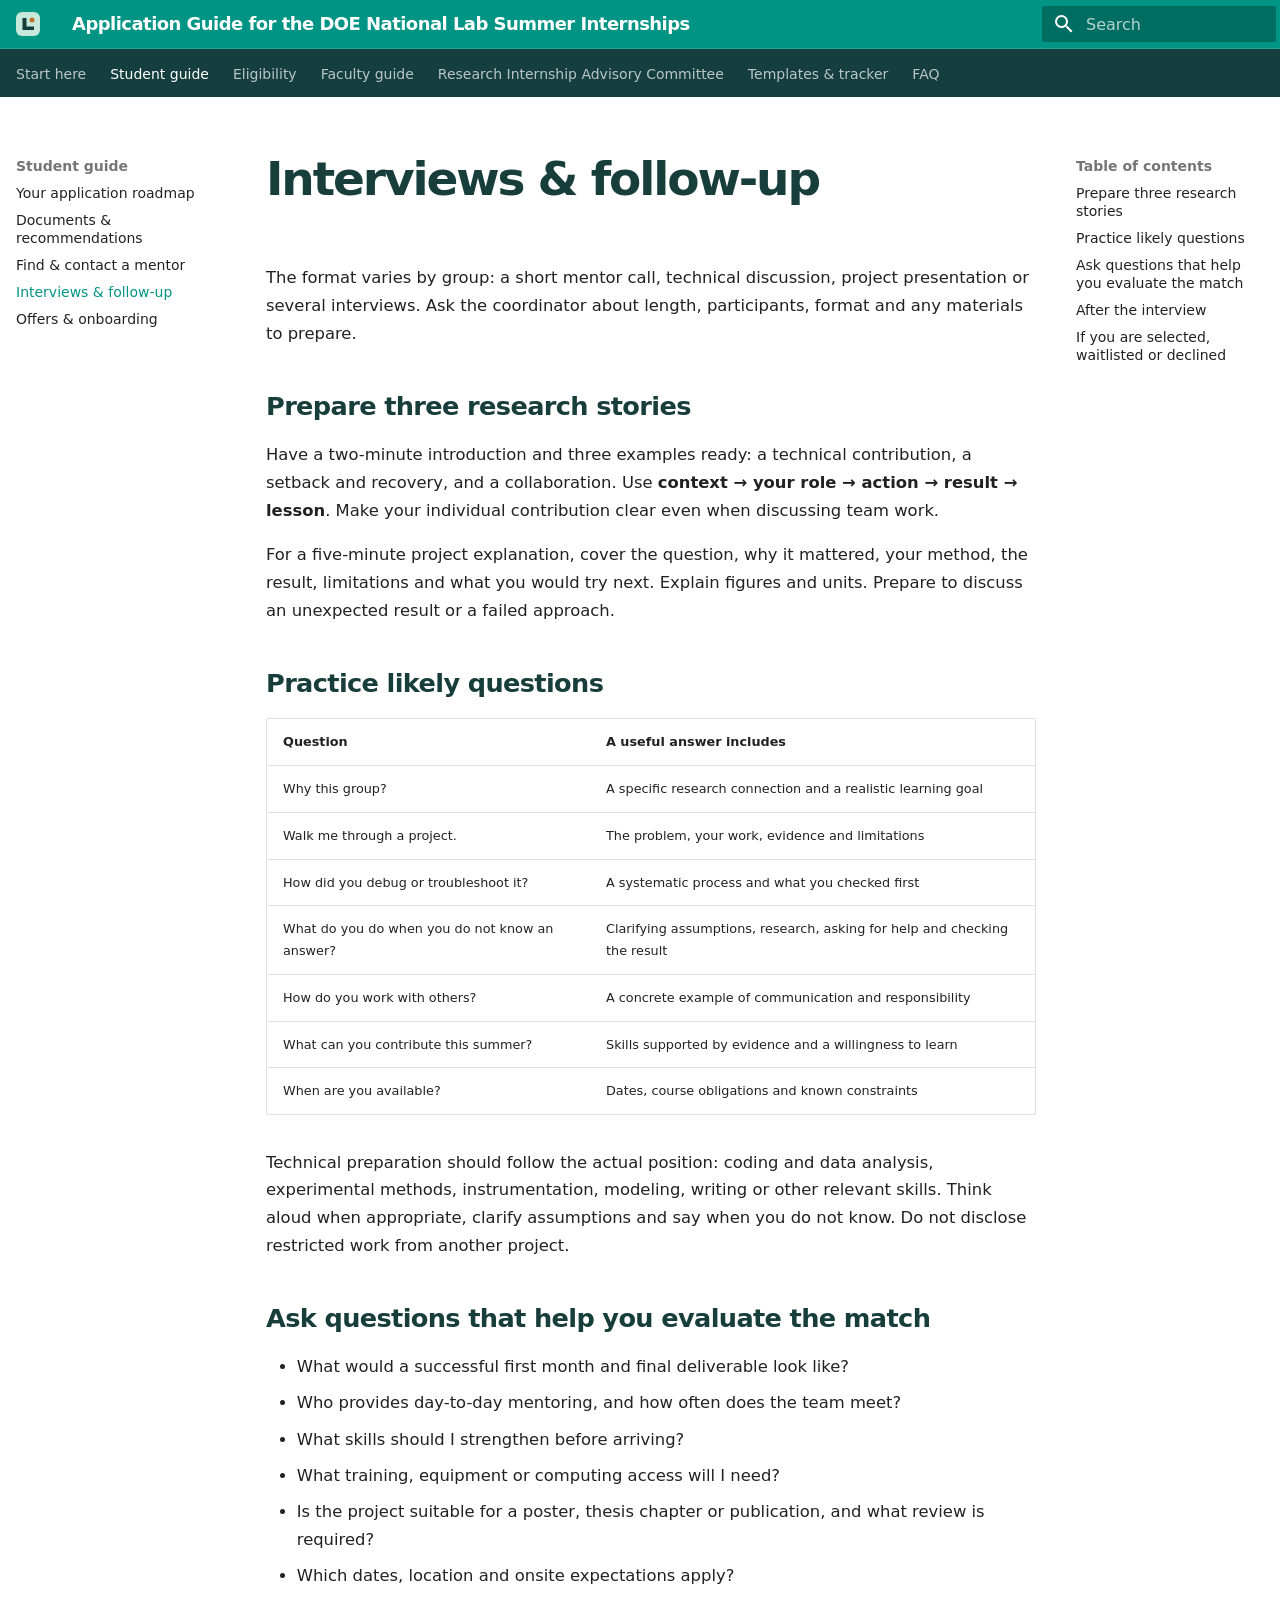
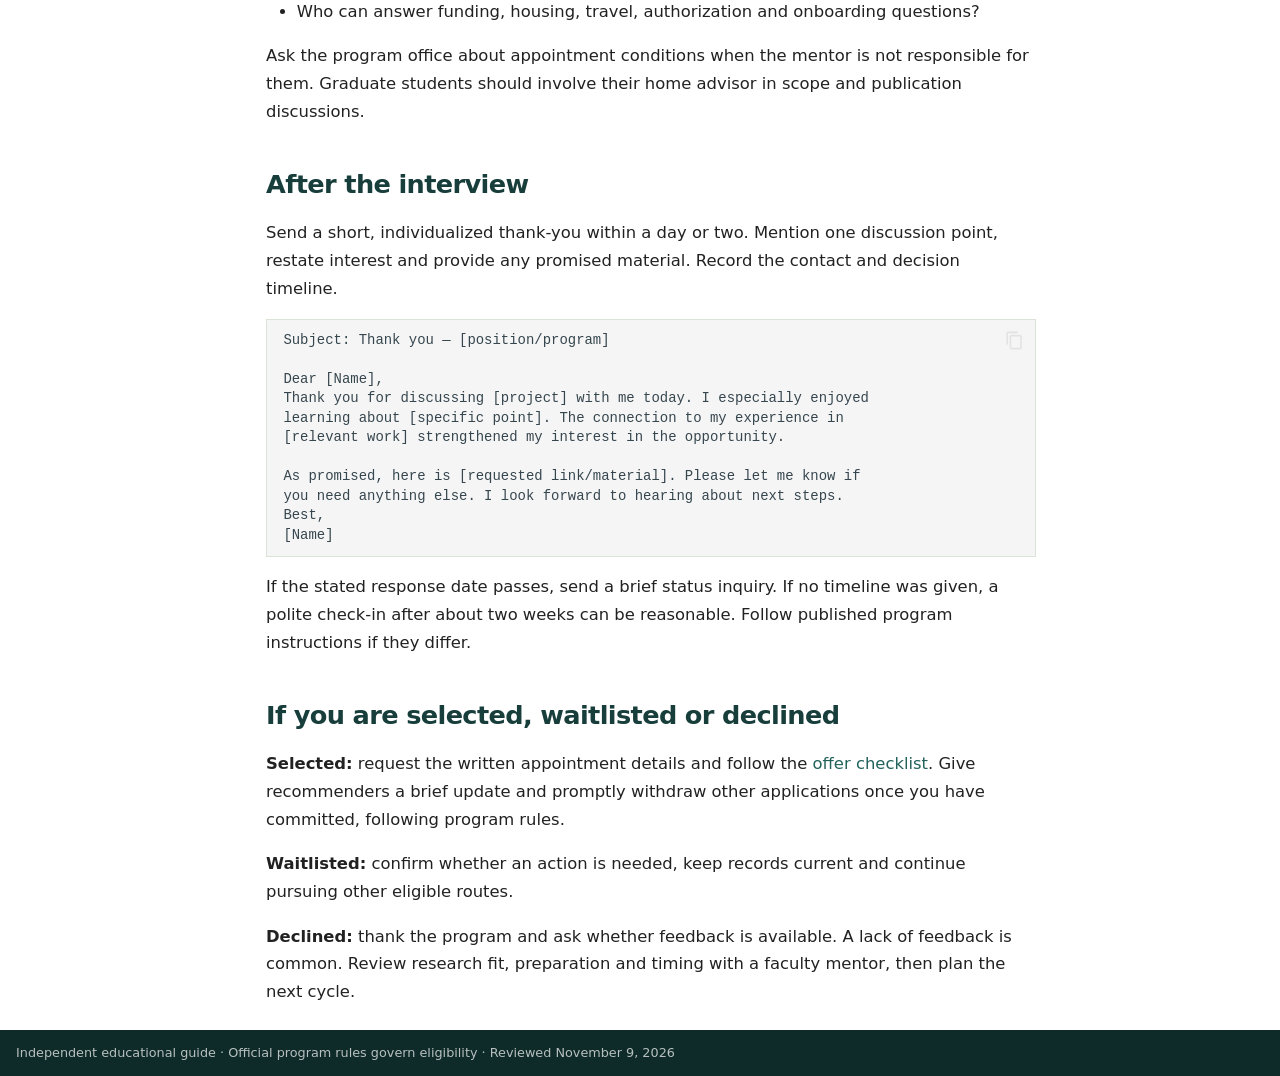
<file: students/interviews/index.html>
<!doctype html>
<html lang="en" class="no-js">
  <head>
    
      <meta charset="utf-8">
      <meta name="viewport" content="width=device-width,initial-scale=1">
      
        <meta name="description" content="Your field guide to national laboratory internships. For students, faculty, and the Research Internship Advisory Committee.">
      
      
      
        <link rel="canonical" href="https://university-of-central-oklahoma.github.io/national-lab-internship-guide/students/interviews/">
      
      
        <link rel="prev" href="../outreach/">
      
      
        <link rel="next" href="../onboarding/">
      
      
        
      
      
      <link rel="icon" href="../../assets/mark.svg">
      <meta name="generator" content="mkdocs-1.6.1, mkdocs-material-9.8.1">
    
    
      
        <title>Interviews & follow-up - Application Guide for the DOE National Lab Summer Internships</title>
      
    
    
      <link rel="stylesheet" href="../../assets/stylesheets/main.57a0d79d.min.css">
      
        
        <link rel="stylesheet" href="../../assets/stylesheets/palette.fb2fffe2.min.css">
      
      


    
    
      
    
    
      
    
    
      <link rel="stylesheet" href="../../assets/styles.css">
    
    <script>__md_scope=new URL("../..",location),__md_hash=e=>[...e].reduce(((e,_)=>(e<<5)-e+_.charCodeAt(0)),0),__md_get=(e,_=localStorage,t=__md_scope)=>JSON.parse(_.getItem(t.pathname+"."+e)),__md_set=(e,_,t=localStorage,a=__md_scope)=>{try{t.setItem(a.pathname+"."+e,JSON.stringify(_))}catch(e){}}</script>
    
      

    
    
  </head>
  
  
    
    
    
    
    
    <body dir="ltr" data-md-color-scheme="default" data-md-color-primary="teal" data-md-color-accent="amber">
  
    
    <input class="md-toggle" data-md-toggle="drawer" type="checkbox" id="__drawer" autocomplete="off">
    <input class="md-toggle" data-md-toggle="search" type="checkbox" id="__search" autocomplete="off">
    <label class="md-overlay" for="__drawer"></label>
    <div data-md-component="skip">
      
        
        <a href="#interviews-follow-up" class="md-skip">
          Skip to content
        </a>
      
    </div>
    <div data-md-component="announce">
      
    </div>
    
    
      

<header class="md-header" data-md-component="header">
  <nav class="md-header__inner md-grid" aria-label="Header">
    <a href="../.." title="Application Guide for the DOE National Lab Summer Internships" class="md-header__button md-logo" aria-label="Application Guide for the DOE National Lab Summer Internships" data-md-component="logo">
      
  <img src="../../assets/mark.svg" alt="logo">

    </a>
    <label class="md-header__button md-icon" for="__drawer">
      
      <svg xmlns="http://www.w3.org/2000/svg" viewBox="0 0 24 24"><path d="M3 6h18v2H3zm0 5h18v2H3zm0 5h18v2H3z"/></svg>
    </label>
    <div class="md-header__title" data-md-component="header-title">
      <div class="md-header__ellipsis">
        <div class="md-header__topic">
          <span class="md-ellipsis">
            Application Guide for the DOE National Lab Summer Internships
          </span>
        </div>
        <div class="md-header__topic" data-md-component="header-topic">
          <span class="md-ellipsis">
            
              Interviews & follow-up
            
          </span>
        </div>
      </div>
    </div>
    
      
    
    
    
    
      
      
        <label class="md-header__button md-icon" for="__search">
          
          <svg xmlns="http://www.w3.org/2000/svg" viewBox="0 0 24 24"><path d="M9.5 3A6.5 6.5 0 0 1 16 9.5c0 1.61-.59 3.09-1.56 4.23l.27.27h.79l5 5-1.5 1.5-5-5v-.79l-.27-.27A6.52 6.52 0 0 1 9.5 16 6.5 6.5 0 0 1 3 9.5 6.5 6.5 0 0 1 9.5 3m0 2C7 5 5 7 5 9.5S7 14 9.5 14 14 12 14 9.5 12 5 9.5 5"/></svg>
        </label>
        <div class="md-search" data-md-component="search" role="dialog">
  <label class="md-search__overlay" for="__search"></label>
  <div class="md-search__inner" role="search">
    <form class="md-search__form" name="search">
      <input type="text" class="md-search__input" name="query" aria-label="Search" placeholder="Search" autocapitalize="off" autocorrect="off" autocomplete="off" spellcheck="false" data-md-component="search-query" required>
      <label class="md-search__icon md-icon" for="__search">
        
        <svg xmlns="http://www.w3.org/2000/svg" viewBox="0 0 24 24"><path d="M9.5 3A6.5 6.5 0 0 1 16 9.5c0 1.61-.59 3.09-1.56 4.23l.27.27h.79l5 5-1.5 1.5-5-5v-.79l-.27-.27A6.52 6.52 0 0 1 9.5 16 6.5 6.5 0 0 1 3 9.5 6.5 6.5 0 0 1 9.5 3m0 2C7 5 5 7 5 9.5S7 14 9.5 14 14 12 14 9.5 12 5 9.5 5"/></svg>
        
        <svg xmlns="http://www.w3.org/2000/svg" viewBox="0 0 24 24"><path d="M20 11v2H8l5.5 5.5-1.42 1.42L4.16 12l7.92-7.92L13.5 5.5 8 11z"/></svg>
      </label>
      <nav class="md-search__options" aria-label="Search">
        
        <button type="reset" class="md-search__icon md-icon" title="Clear" aria-label="Clear" tabindex="-1">
          
          <svg xmlns="http://www.w3.org/2000/svg" viewBox="0 0 24 24"><path d="M19 6.41 17.59 5 12 10.59 6.41 5 5 6.41 10.59 12 5 17.59 6.41 19 12 13.41 17.59 19 19 17.59 13.41 12z"/></svg>
        </button>
      </nav>
      
        <div class="md-search__suggest" data-md-component="search-suggest"></div>
      
    </form>
    <div class="md-search__output">
      <div class="md-search__scrollwrap" tabindex="0" data-md-scrollfix>
        <div class="md-search-result" data-md-component="search-result">
          <div class="md-search-result__meta">
            Initializing search
          </div>
          <ol class="md-search-result__list" role="presentation"></ol>
        </div>
      </div>
    </div>
  </div>
</div>
      
    
    
  </nav>
  
</header>
    
    <div class="md-container" data-md-component="container">
      
      
        
          
            
<nav class="md-tabs" aria-label="Tabs" data-md-component="tabs">
  <div class="md-grid">
    <ul class="md-tabs__list">
      
        
  
  
  
  
    <li class="md-tabs__item">
      <a href="../.." class="md-tabs__link">
        
  
  
    
  
  Start here

      </a>
    </li>
  

      
        
  
  
  
    
  
  
    
    
      <li class="md-tabs__item md-tabs__item--active">
        <a href="../roadmap/" class="md-tabs__link">
          
  
  
  Student guide

        </a>
      </li>
    
  

      
        
  
  
  
  
    <li class="md-tabs__item">
      <a href="../../eligibility/" class="md-tabs__link">
        
  
  
    
  
  Eligibility

      </a>
    </li>
  

      
        
  
  
  
  
    <li class="md-tabs__item">
      <a href="../../faculty/" class="md-tabs__link">
        
  
  
    
  
  Faculty guide

      </a>
    </li>
  

      
        
  
  
  
  
    <li class="md-tabs__item">
      <a href="../../committee/" class="md-tabs__link">
        
  
  
    
  
  Research Internship Advisory Committee

      </a>
    </li>
  

      
        
  
  
  
  
    <li class="md-tabs__item">
      <a href="../../toolkit/" class="md-tabs__link">
        
  
  
    
  
  Templates & tracker

      </a>
    </li>
  

      
        
  
  
  
  
    <li class="md-tabs__item">
      <a href="../../faq/" class="md-tabs__link">
        
  
  
    
  
  FAQ

      </a>
    </li>
  

      
    </ul>
  </div>
</nav>
          
        
      
      <main class="md-main" data-md-component="main">
        <div class="md-main__inner md-grid">
          
            
              
              <div class="md-sidebar md-sidebar--primary" data-md-component="sidebar" data-md-type="navigation" >
                <div class="md-sidebar__scrollwrap">
                  <div class="md-sidebar__inner">
                    


  


<nav class="md-nav md-nav--primary md-nav--lifted" aria-label="Navigation" data-md-level="0">
  <label class="md-nav__title" for="__drawer">
    <a href="../.." title="Application Guide for the DOE National Lab Summer Internships" class="md-nav__button md-logo" aria-label="Application Guide for the DOE National Lab Summer Internships" data-md-component="logo">
      
  <img src="../../assets/mark.svg" alt="logo">

    </a>
    Application Guide for the DOE National Lab Summer Internships
  </label>
  
  <ul class="md-nav__list" data-md-scrollfix>
    
      
      
  
  
  
  
    <li class="md-nav__item">
      <a href="../.." class="md-nav__link">
        
  
  
  <span class="md-ellipsis">
    
  
    Start here
  

    
  </span>
  
  

      </a>
    </li>
  

    
      
      
  
  
    
  
  
  
    
    
    
    
      
        
        
      
      
        
      
    
    
    <li class="md-nav__item md-nav__item--active md-nav__item--section md-nav__item--nested">
      
        
        
        <input class="md-nav__toggle md-toggle " type="checkbox" id="__nav_2" checked>
        
          
          <label class="md-nav__link" for="__nav_2" id="__nav_2_label" tabindex="">
            
  
  
  <span class="md-ellipsis">
    
  
    Student guide
  

    
  </span>
  
  

            <span class="md-nav__icon md-icon"></span>
          </label>
        
        <nav class="md-nav" data-md-level="1" aria-labelledby="__nav_2_label" aria-expanded="true">
          <label class="md-nav__title" for="__nav_2">
            <span class="md-nav__icon md-icon"></span>
            
  
    Student guide
  

          </label>
          <ul class="md-nav__list" data-md-scrollfix>
            
              
                
  
  
  
  
    <li class="md-nav__item">
      <a href="../roadmap/" class="md-nav__link">
        
  
  
  <span class="md-ellipsis">
    
  
    Your application roadmap
  

    
  </span>
  
  

      </a>
    </li>
  

              
            
              
                
  
  
  
  
    <li class="md-nav__item">
      <a href="../documents/" class="md-nav__link">
        
  
  
  <span class="md-ellipsis">
    
  
    Documents & recommendations
  

    
  </span>
  
  

      </a>
    </li>
  

              
            
              
                
  
  
  
  
    <li class="md-nav__item">
      <a href="../outreach/" class="md-nav__link">
        
  
  
  <span class="md-ellipsis">
    
  
    Find & contact a mentor
  

    
  </span>
  
  

      </a>
    </li>
  

              
            
              
                
  
  
    
  
  
  
    <li class="md-nav__item md-nav__item--active">
      
      <input class="md-nav__toggle md-toggle" type="checkbox" id="__toc">
      
      
        
      
      
        <label class="md-nav__link md-nav__link--active" for="__toc">
          
  
  
  <span class="md-ellipsis">
    
  
    Interviews & follow-up
  

    
  </span>
  
  

          <span class="md-nav__icon md-icon"></span>
        </label>
      
      <a href="./" class="md-nav__link md-nav__link--active">
        
  
  
  <span class="md-ellipsis">
    
  
    Interviews & follow-up
  

    
  </span>
  
  

      </a>
      
        

<nav class="md-nav md-nav--secondary" aria-label="Table of contents">
  
  
  
    
  
  
    <label class="md-nav__title" for="__toc">
      <span class="md-nav__icon md-icon"></span>
      Table of contents
    </label>
    <ul class="md-nav__list" data-md-component="toc" data-md-scrollfix>
      
        <li class="md-nav__item">
  <a href="#prepare-three-research-stories" class="md-nav__link">
    <span class="md-ellipsis">
      
        Prepare three research stories
      
    </span>
  </a>
  
</li>
      
        <li class="md-nav__item">
  <a href="#practice-likely-questions" class="md-nav__link">
    <span class="md-ellipsis">
      
        Practice likely questions
      
    </span>
  </a>
  
</li>
      
        <li class="md-nav__item">
  <a href="#ask-questions-that-help-you-evaluate-the-match" class="md-nav__link">
    <span class="md-ellipsis">
      
        Ask questions that help you evaluate the match
      
    </span>
  </a>
  
</li>
      
        <li class="md-nav__item">
  <a href="#after-the-interview" class="md-nav__link">
    <span class="md-ellipsis">
      
        After the interview
      
    </span>
  </a>
  
</li>
      
        <li class="md-nav__item">
  <a href="#if-you-are-selected-waitlisted-or-declined" class="md-nav__link">
    <span class="md-ellipsis">
      
        If you are selected, waitlisted or declined
      
    </span>
  </a>
  
</li>
      
    </ul>
  
</nav>
      
    </li>
  

              
            
              
                
  
  
  
  
    <li class="md-nav__item">
      <a href="../onboarding/" class="md-nav__link">
        
  
  
  <span class="md-ellipsis">
    
  
    Offers & onboarding
  

    
  </span>
  
  

      </a>
    </li>
  

              
            
          </ul>
        </nav>
      
    </li>
  

    
      
      
  
  
  
  
    <li class="md-nav__item">
      <a href="../../eligibility/" class="md-nav__link">
        
  
  
  <span class="md-ellipsis">
    
  
    Eligibility
  

    
  </span>
  
  

      </a>
    </li>
  

    
      
      
  
  
  
  
    <li class="md-nav__item">
      <a href="../../faculty/" class="md-nav__link">
        
  
  
  <span class="md-ellipsis">
    
  
    Faculty guide
  

    
  </span>
  
  

      </a>
    </li>
  

    
      
      
  
  
  
  
    <li class="md-nav__item">
      <a href="../../committee/" class="md-nav__link">
        
  
  
  <span class="md-ellipsis">
    
  
    Research Internship Advisory Committee
  

    
  </span>
  
  

      </a>
    </li>
  

    
      
      
  
  
  
  
    <li class="md-nav__item">
      <a href="../../toolkit/" class="md-nav__link">
        
  
  
  <span class="md-ellipsis">
    
  
    Templates & tracker
  

    
  </span>
  
  

      </a>
    </li>
  

    
      
      
  
  
  
  
    <li class="md-nav__item">
      <a href="../../faq/" class="md-nav__link">
        
  
  
  <span class="md-ellipsis">
    
  
    FAQ
  

    
  </span>
  
  

      </a>
    </li>
  

    
  </ul>
</nav>
                  </div>
                </div>
              </div>
            
            
              
              <div class="md-sidebar md-sidebar--secondary" data-md-component="sidebar" data-md-type="toc" >
                <div class="md-sidebar__scrollwrap">
                  <div class="md-sidebar__inner">
                    

<nav class="md-nav md-nav--secondary" aria-label="Table of contents">
  
  
  
    
  
  
    <label class="md-nav__title" for="__toc">
      <span class="md-nav__icon md-icon"></span>
      Table of contents
    </label>
    <ul class="md-nav__list" data-md-component="toc" data-md-scrollfix>
      
        <li class="md-nav__item">
  <a href="#prepare-three-research-stories" class="md-nav__link">
    <span class="md-ellipsis">
      
        Prepare three research stories
      
    </span>
  </a>
  
</li>
      
        <li class="md-nav__item">
  <a href="#practice-likely-questions" class="md-nav__link">
    <span class="md-ellipsis">
      
        Practice likely questions
      
    </span>
  </a>
  
</li>
      
        <li class="md-nav__item">
  <a href="#ask-questions-that-help-you-evaluate-the-match" class="md-nav__link">
    <span class="md-ellipsis">
      
        Ask questions that help you evaluate the match
      
    </span>
  </a>
  
</li>
      
        <li class="md-nav__item">
  <a href="#after-the-interview" class="md-nav__link">
    <span class="md-ellipsis">
      
        After the interview
      
    </span>
  </a>
  
</li>
      
        <li class="md-nav__item">
  <a href="#if-you-are-selected-waitlisted-or-declined" class="md-nav__link">
    <span class="md-ellipsis">
      
        If you are selected, waitlisted or declined
      
    </span>
  </a>
  
</li>
      
    </ul>
  
</nav>
                  </div>
                </div>
              </div>
            
          
          
            <div class="md-content" data-md-component="content">
              
              <article class="md-content__inner md-typeset">
                
                  



<h1 id="interviews-follow-up">Interviews &amp; follow-up</h1>
<p>The format varies by group: a short mentor call, technical discussion, project presentation or several interviews. Ask the coordinator about length, participants, format and any materials to prepare.</p>
<h2 id="prepare-three-research-stories">Prepare three research stories</h2>
<p>Have a two-minute introduction and three examples ready: a technical contribution, a setback and recovery, and a collaboration. Use <strong>context → your role → action → result → lesson</strong>. Make your individual contribution clear even when discussing team work.</p>
<p>For a five-minute project explanation, cover the question, why it mattered, your method, the result, limitations and what you would try next. Explain figures and units. Prepare to discuss an unexpected result or a failed approach.</p>
<h2 id="practice-likely-questions">Practice likely questions</h2>
<table>
<thead>
<tr>
<th>Question</th>
<th>A useful answer includes</th>
</tr>
</thead>
<tbody>
<tr>
<td>Why this group?</td>
<td>A specific research connection and a realistic learning goal</td>
</tr>
<tr>
<td>Walk me through a project.</td>
<td>The problem, your work, evidence and limitations</td>
</tr>
<tr>
<td>How did you debug or troubleshoot it?</td>
<td>A systematic process and what you checked first</td>
</tr>
<tr>
<td>What do you do when you do not know an answer?</td>
<td>Clarifying assumptions, research, asking for help and checking the result</td>
</tr>
<tr>
<td>How do you work with others?</td>
<td>A concrete example of communication and responsibility</td>
</tr>
<tr>
<td>What can you contribute this summer?</td>
<td>Skills supported by evidence and a willingness to learn</td>
</tr>
<tr>
<td>When are you available?</td>
<td>Dates, course obligations and known constraints</td>
</tr>
</tbody>
</table>
<p>Technical preparation should follow the actual position: coding and data analysis, experimental methods, instrumentation, modeling, writing or other relevant skills. Think aloud when appropriate, clarify assumptions and say when you do not know. Do not disclose restricted work from another project.</p>
<h2 id="ask-questions-that-help-you-evaluate-the-match">Ask questions that help you evaluate the match</h2>
<ul>
<li>What would a successful first month and final deliverable look like?</li>
<li>Who provides day-to-day mentoring, and how often does the team meet?</li>
<li>What skills should I strengthen before arriving?</li>
<li>What training, equipment or computing access will I need?</li>
<li>Is the project suitable for a poster, thesis chapter or publication, and what review is required?</li>
<li>Which dates, location and onsite expectations apply?</li>
<li>Who can answer funding, housing, travel, authorization and onboarding questions?</li>
</ul>
<p>Ask the program office about appointment conditions when the mentor is not responsible for them. Graduate students should involve their home advisor in scope and publication discussions.</p>
<h2 id="after-the-interview">After the interview</h2>
<p>Send a short, individualized thank-you within a day or two. Mention one discussion point, restate interest and provide any promised material. Record the contact and decision timeline.</p>
<div class="highlight"><pre><span></span><code>Subject: Thank you — [position/program]

Dear [Name],
Thank you for discussing [project] with me today. I especially enjoyed
learning about [specific point]. The connection to my experience in
[relevant work] strengthened my interest in the opportunity.

As promised, here is [requested link/material]. Please let me know if
you need anything else. I look forward to hearing about next steps.
Best,
[Name]
</code></pre></div>
<p>If the stated response date passes, send a brief status inquiry. If no timeline was given, a polite check-in after about two weeks can be reasonable. Follow published program instructions if they differ.</p>
<h2 id="if-you-are-selected-waitlisted-or-declined">If you are selected, waitlisted or declined</h2>
<p><strong>Selected:</strong> request the written appointment details and follow the <a href="../onboarding/">offer checklist</a>. Give recommenders a brief update and promptly withdraw other applications once you have committed, following program rules.</p>
<p><strong>Waitlisted:</strong> confirm whether an action is needed, keep records current and continue pursuing other eligible routes.</p>
<p><strong>Declined:</strong> thank the program and ask whether feedback is available. A lack of feedback is common. Review research fit, preparation and timing with a faculty mentor, then plan the next cycle.</p>












                
              </article>
            </div>
          
          
<script>var target=document.getElementById(location.hash.slice(1));target&&target.name&&(target.checked=target.name.startsWith("__tabbed_"))</script>
        </div>
        
          <button type="button" class="md-top md-icon" data-md-component="top" hidden>
  
  <svg xmlns="http://www.w3.org/2000/svg" viewBox="0 0 24 24"><path d="M13 20h-2V8l-5.5 5.5-1.42-1.42L12 4.16l7.92 7.92-1.42 1.42L13 8z"/></svg>
  Back to top
</button>
        
      </main>
      
        <footer class="md-footer">
  
  <div class="md-footer-meta md-typeset">
    <div class="md-footer-meta__inner md-grid">
      <div class="md-copyright">
  
    <div class="md-copyright__highlight">
      Independent educational guide · Official program rules govern eligibility · Reviewed November 9, 2026
    </div>
  
  
</div>
      
    </div>
  </div>
</footer>
      
    </div>
    <div class="md-dialog" data-md-component="dialog">
      <div class="md-dialog__inner md-typeset"></div>
    </div>
    
    
    
      
      
      <script id="__config" type="application/json">{"annotate": null, "base": "../..", "features": ["navigation.tabs", "navigation.sections", "navigation.top", "search.suggest", "search.highlight", "content.code.copy"], "search": "../../assets/javascripts/workers/search.a7633da7.min.js", "tags": null, "translations": {"clipboard.copied": "Copied to clipboard", "clipboard.copy": "Copy to clipboard", "search.result.more.one": "1 more on this page", "search.result.more.other": "# more on this page", "search.result.none": "No matching documents", "search.result.one": "1 matching document", "search.result.other": "# matching documents", "search.result.placeholder": "Type to start searching", "search.result.term.missing": "Missing", "select.version": "Select version"}, "version": null}</script>
    
    
      <script src="../../assets/javascripts/bundle.a5f9d56c.min.js"></script>
      
        <script src="../../assets/app.js"></script>
      
    
  </body>
</html>
</file>
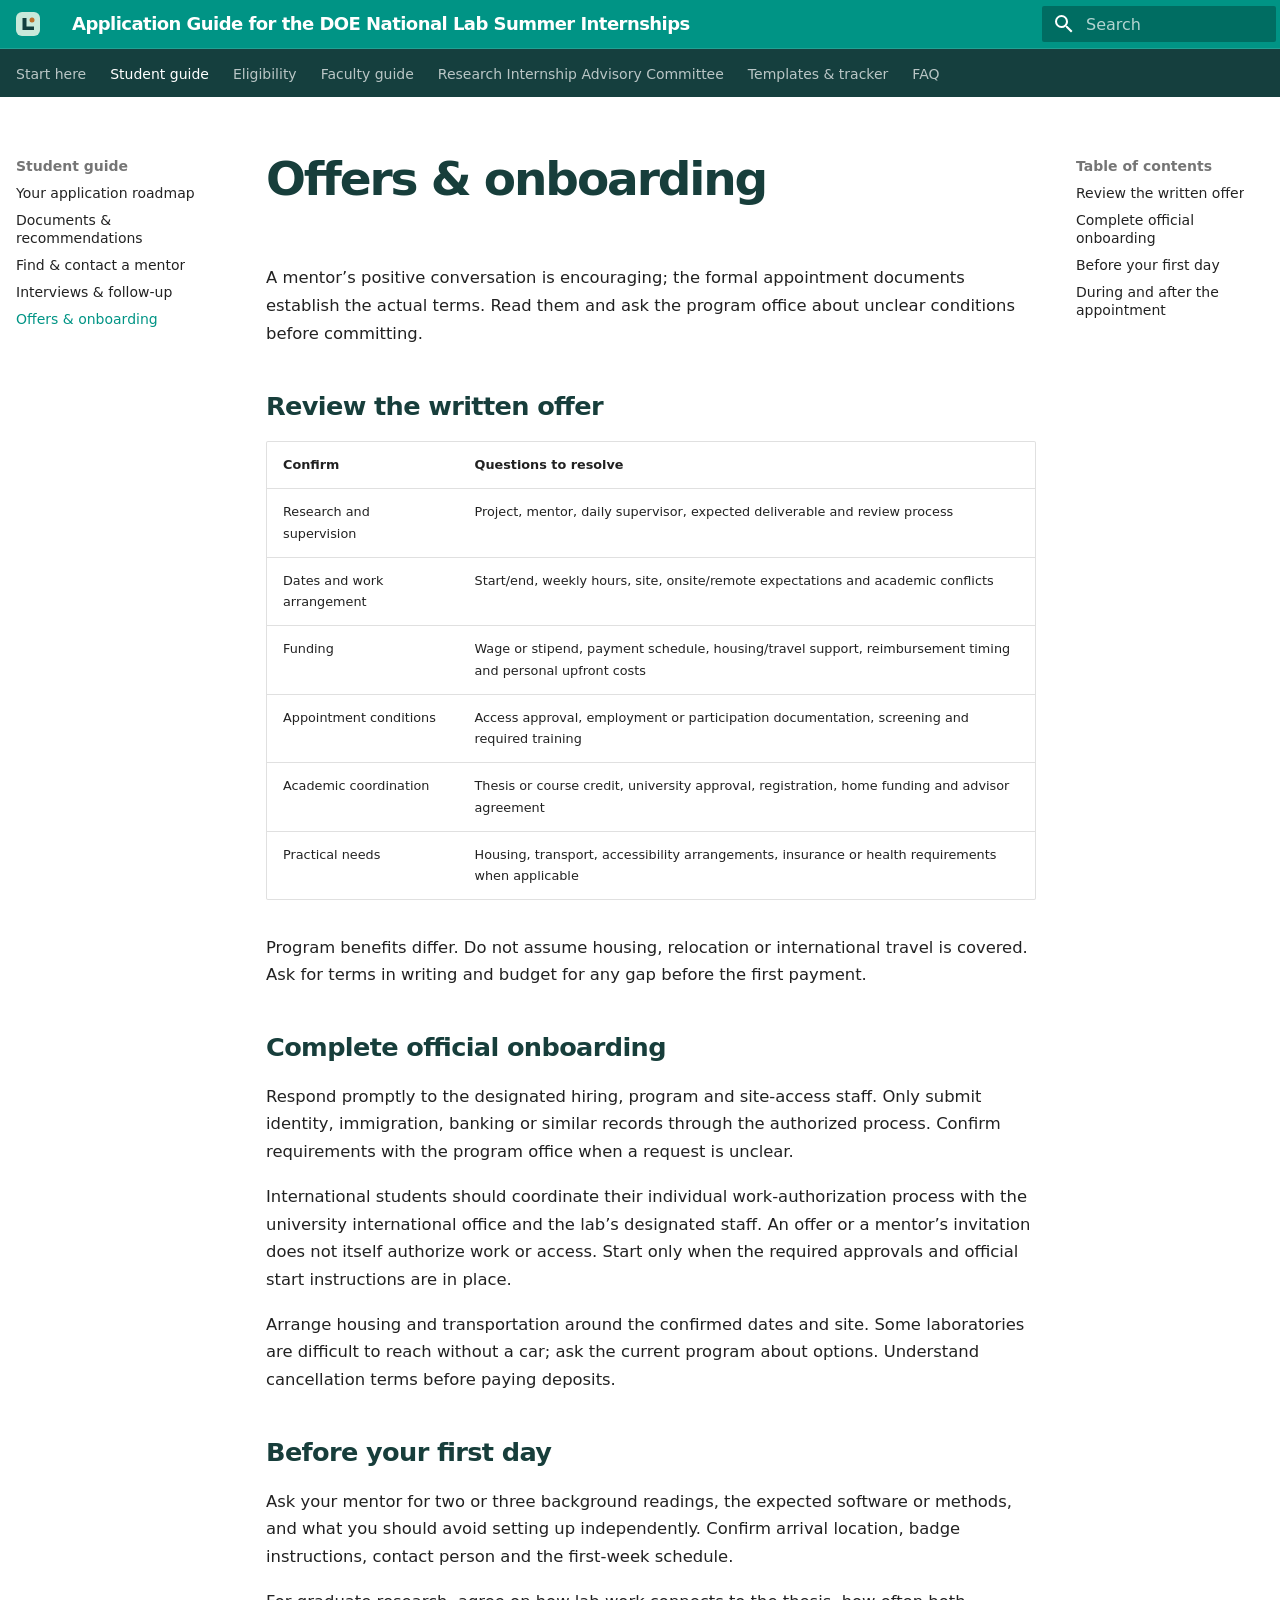
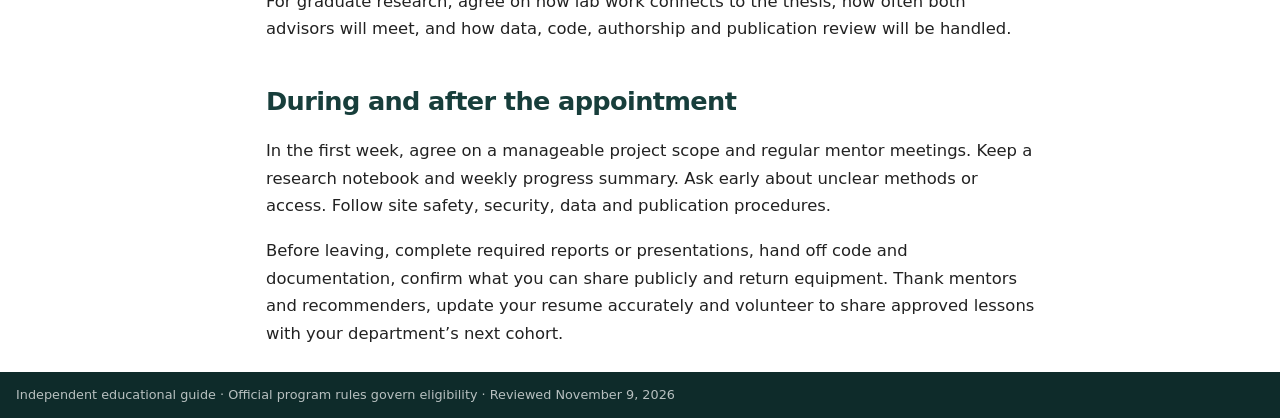
<file: students/onboarding/index.html>
<!doctype html>
<html lang="en" class="no-js">
  <head>
    
      <meta charset="utf-8">
      <meta name="viewport" content="width=device-width,initial-scale=1">
      
        <meta name="description" content="Your field guide to national laboratory internships. For students, faculty, and the Research Internship Advisory Committee.">
      
      
      
        <link rel="canonical" href="https://university-of-central-oklahoma.github.io/national-lab-internship-guide/students/onboarding/">
      
      
        <link rel="prev" href="../interviews/">
      
      
        <link rel="next" href="../../eligibility/">
      
      
        
      
      
      <link rel="icon" href="../../assets/mark.svg">
      <meta name="generator" content="mkdocs-1.6.1, mkdocs-material-9.8.1">
    
    
      
        <title>Offers & onboarding - Application Guide for the DOE National Lab Summer Internships</title>
      
    
    
      <link rel="stylesheet" href="../../assets/stylesheets/main.57a0d79d.min.css">
      
        
        <link rel="stylesheet" href="../../assets/stylesheets/palette.fb2fffe2.min.css">
      
      


    
    
      
    
    
      
    
    
      <link rel="stylesheet" href="../../assets/styles.css">
    
    <script>__md_scope=new URL("../..",location),__md_hash=e=>[...e].reduce(((e,_)=>(e<<5)-e+_.charCodeAt(0)),0),__md_get=(e,_=localStorage,t=__md_scope)=>JSON.parse(_.getItem(t.pathname+"."+e)),__md_set=(e,_,t=localStorage,a=__md_scope)=>{try{t.setItem(a.pathname+"."+e,JSON.stringify(_))}catch(e){}}</script>
    
      

    
    
  </head>
  
  
    
    
    
    
    
    <body dir="ltr" data-md-color-scheme="default" data-md-color-primary="teal" data-md-color-accent="amber">
  
    
    <input class="md-toggle" data-md-toggle="drawer" type="checkbox" id="__drawer" autocomplete="off">
    <input class="md-toggle" data-md-toggle="search" type="checkbox" id="__search" autocomplete="off">
    <label class="md-overlay" for="__drawer"></label>
    <div data-md-component="skip">
      
        
        <a href="#offers-onboarding" class="md-skip">
          Skip to content
        </a>
      
    </div>
    <div data-md-component="announce">
      
    </div>
    
    
      

<header class="md-header" data-md-component="header">
  <nav class="md-header__inner md-grid" aria-label="Header">
    <a href="../.." title="Application Guide for the DOE National Lab Summer Internships" class="md-header__button md-logo" aria-label="Application Guide for the DOE National Lab Summer Internships" data-md-component="logo">
      
  <img src="../../assets/mark.svg" alt="logo">

    </a>
    <label class="md-header__button md-icon" for="__drawer">
      
      <svg xmlns="http://www.w3.org/2000/svg" viewBox="0 0 24 24"><path d="M3 6h18v2H3zm0 5h18v2H3zm0 5h18v2H3z"/></svg>
    </label>
    <div class="md-header__title" data-md-component="header-title">
      <div class="md-header__ellipsis">
        <div class="md-header__topic">
          <span class="md-ellipsis">
            Application Guide for the DOE National Lab Summer Internships
          </span>
        </div>
        <div class="md-header__topic" data-md-component="header-topic">
          <span class="md-ellipsis">
            
              Offers & onboarding
            
          </span>
        </div>
      </div>
    </div>
    
      
    
    
    
    
      
      
        <label class="md-header__button md-icon" for="__search">
          
          <svg xmlns="http://www.w3.org/2000/svg" viewBox="0 0 24 24"><path d="M9.5 3A6.5 6.5 0 0 1 16 9.5c0 1.61-.59 3.09-1.56 4.23l.27.27h.79l5 5-1.5 1.5-5-5v-.79l-.27-.27A6.52 6.52 0 0 1 9.5 16 6.5 6.5 0 0 1 3 9.5 6.5 6.5 0 0 1 9.5 3m0 2C7 5 5 7 5 9.5S7 14 9.5 14 14 12 14 9.5 12 5 9.5 5"/></svg>
        </label>
        <div class="md-search" data-md-component="search" role="dialog">
  <label class="md-search__overlay" for="__search"></label>
  <div class="md-search__inner" role="search">
    <form class="md-search__form" name="search">
      <input type="text" class="md-search__input" name="query" aria-label="Search" placeholder="Search" autocapitalize="off" autocorrect="off" autocomplete="off" spellcheck="false" data-md-component="search-query" required>
      <label class="md-search__icon md-icon" for="__search">
        
        <svg xmlns="http://www.w3.org/2000/svg" viewBox="0 0 24 24"><path d="M9.5 3A6.5 6.5 0 0 1 16 9.5c0 1.61-.59 3.09-1.56 4.23l.27.27h.79l5 5-1.5 1.5-5-5v-.79l-.27-.27A6.52 6.52 0 0 1 9.5 16 6.5 6.5 0 0 1 3 9.5 6.5 6.5 0 0 1 9.5 3m0 2C7 5 5 7 5 9.5S7 14 9.5 14 14 12 14 9.5 12 5 9.5 5"/></svg>
        
        <svg xmlns="http://www.w3.org/2000/svg" viewBox="0 0 24 24"><path d="M20 11v2H8l5.5 5.5-1.42 1.42L4.16 12l7.92-7.92L13.5 5.5 8 11z"/></svg>
      </label>
      <nav class="md-search__options" aria-label="Search">
        
        <button type="reset" class="md-search__icon md-icon" title="Clear" aria-label="Clear" tabindex="-1">
          
          <svg xmlns="http://www.w3.org/2000/svg" viewBox="0 0 24 24"><path d="M19 6.41 17.59 5 12 10.59 6.41 5 5 6.41 10.59 12 5 17.59 6.41 19 12 13.41 17.59 19 19 17.59 13.41 12z"/></svg>
        </button>
      </nav>
      
        <div class="md-search__suggest" data-md-component="search-suggest"></div>
      
    </form>
    <div class="md-search__output">
      <div class="md-search__scrollwrap" tabindex="0" data-md-scrollfix>
        <div class="md-search-result" data-md-component="search-result">
          <div class="md-search-result__meta">
            Initializing search
          </div>
          <ol class="md-search-result__list" role="presentation"></ol>
        </div>
      </div>
    </div>
  </div>
</div>
      
    
    
  </nav>
  
</header>
    
    <div class="md-container" data-md-component="container">
      
      
        
          
            
<nav class="md-tabs" aria-label="Tabs" data-md-component="tabs">
  <div class="md-grid">
    <ul class="md-tabs__list">
      
        
  
  
  
  
    <li class="md-tabs__item">
      <a href="../.." class="md-tabs__link">
        
  
  
    
  
  Start here

      </a>
    </li>
  

      
        
  
  
  
    
  
  
    
    
      <li class="md-tabs__item md-tabs__item--active">
        <a href="../roadmap/" class="md-tabs__link">
          
  
  
  Student guide

        </a>
      </li>
    
  

      
        
  
  
  
  
    <li class="md-tabs__item">
      <a href="../../eligibility/" class="md-tabs__link">
        
  
  
    
  
  Eligibility

      </a>
    </li>
  

      
        
  
  
  
  
    <li class="md-tabs__item">
      <a href="../../faculty/" class="md-tabs__link">
        
  
  
    
  
  Faculty guide

      </a>
    </li>
  

      
        
  
  
  
  
    <li class="md-tabs__item">
      <a href="../../committee/" class="md-tabs__link">
        
  
  
    
  
  Research Internship Advisory Committee

      </a>
    </li>
  

      
        
  
  
  
  
    <li class="md-tabs__item">
      <a href="../../toolkit/" class="md-tabs__link">
        
  
  
    
  
  Templates & tracker

      </a>
    </li>
  

      
        
  
  
  
  
    <li class="md-tabs__item">
      <a href="../../faq/" class="md-tabs__link">
        
  
  
    
  
  FAQ

      </a>
    </li>
  

      
    </ul>
  </div>
</nav>
          
        
      
      <main class="md-main" data-md-component="main">
        <div class="md-main__inner md-grid">
          
            
              
              <div class="md-sidebar md-sidebar--primary" data-md-component="sidebar" data-md-type="navigation" >
                <div class="md-sidebar__scrollwrap">
                  <div class="md-sidebar__inner">
                    


  


<nav class="md-nav md-nav--primary md-nav--lifted" aria-label="Navigation" data-md-level="0">
  <label class="md-nav__title" for="__drawer">
    <a href="../.." title="Application Guide for the DOE National Lab Summer Internships" class="md-nav__button md-logo" aria-label="Application Guide for the DOE National Lab Summer Internships" data-md-component="logo">
      
  <img src="../../assets/mark.svg" alt="logo">

    </a>
    Application Guide for the DOE National Lab Summer Internships
  </label>
  
  <ul class="md-nav__list" data-md-scrollfix>
    
      
      
  
  
  
  
    <li class="md-nav__item">
      <a href="../.." class="md-nav__link">
        
  
  
  <span class="md-ellipsis">
    
  
    Start here
  

    
  </span>
  
  

      </a>
    </li>
  

    
      
      
  
  
    
  
  
  
    
    
    
    
      
        
        
      
      
        
      
    
    
    <li class="md-nav__item md-nav__item--active md-nav__item--section md-nav__item--nested">
      
        
        
        <input class="md-nav__toggle md-toggle " type="checkbox" id="__nav_2" checked>
        
          
          <label class="md-nav__link" for="__nav_2" id="__nav_2_label" tabindex="">
            
  
  
  <span class="md-ellipsis">
    
  
    Student guide
  

    
  </span>
  
  

            <span class="md-nav__icon md-icon"></span>
          </label>
        
        <nav class="md-nav" data-md-level="1" aria-labelledby="__nav_2_label" aria-expanded="true">
          <label class="md-nav__title" for="__nav_2">
            <span class="md-nav__icon md-icon"></span>
            
  
    Student guide
  

          </label>
          <ul class="md-nav__list" data-md-scrollfix>
            
              
                
  
  
  
  
    <li class="md-nav__item">
      <a href="../roadmap/" class="md-nav__link">
        
  
  
  <span class="md-ellipsis">
    
  
    Your application roadmap
  

    
  </span>
  
  

      </a>
    </li>
  

              
            
              
                
  
  
  
  
    <li class="md-nav__item">
      <a href="../documents/" class="md-nav__link">
        
  
  
  <span class="md-ellipsis">
    
  
    Documents & recommendations
  

    
  </span>
  
  

      </a>
    </li>
  

              
            
              
                
  
  
  
  
    <li class="md-nav__item">
      <a href="../outreach/" class="md-nav__link">
        
  
  
  <span class="md-ellipsis">
    
  
    Find & contact a mentor
  

    
  </span>
  
  

      </a>
    </li>
  

              
            
              
                
  
  
  
  
    <li class="md-nav__item">
      <a href="../interviews/" class="md-nav__link">
        
  
  
  <span class="md-ellipsis">
    
  
    Interviews & follow-up
  

    
  </span>
  
  

      </a>
    </li>
  

              
            
              
                
  
  
    
  
  
  
    <li class="md-nav__item md-nav__item--active">
      
      <input class="md-nav__toggle md-toggle" type="checkbox" id="__toc">
      
      
        
      
      
        <label class="md-nav__link md-nav__link--active" for="__toc">
          
  
  
  <span class="md-ellipsis">
    
  
    Offers & onboarding
  

    
  </span>
  
  

          <span class="md-nav__icon md-icon"></span>
        </label>
      
      <a href="./" class="md-nav__link md-nav__link--active">
        
  
  
  <span class="md-ellipsis">
    
  
    Offers & onboarding
  

    
  </span>
  
  

      </a>
      
        

<nav class="md-nav md-nav--secondary" aria-label="Table of contents">
  
  
  
    
  
  
    <label class="md-nav__title" for="__toc">
      <span class="md-nav__icon md-icon"></span>
      Table of contents
    </label>
    <ul class="md-nav__list" data-md-component="toc" data-md-scrollfix>
      
        <li class="md-nav__item">
  <a href="#review-the-written-offer" class="md-nav__link">
    <span class="md-ellipsis">
      
        Review the written offer
      
    </span>
  </a>
  
</li>
      
        <li class="md-nav__item">
  <a href="#complete-official-onboarding" class="md-nav__link">
    <span class="md-ellipsis">
      
        Complete official onboarding
      
    </span>
  </a>
  
</li>
      
        <li class="md-nav__item">
  <a href="#before-your-first-day" class="md-nav__link">
    <span class="md-ellipsis">
      
        Before your first day
      
    </span>
  </a>
  
</li>
      
        <li class="md-nav__item">
  <a href="#during-and-after-the-appointment" class="md-nav__link">
    <span class="md-ellipsis">
      
        During and after the appointment
      
    </span>
  </a>
  
</li>
      
    </ul>
  
</nav>
      
    </li>
  

              
            
          </ul>
        </nav>
      
    </li>
  

    
      
      
  
  
  
  
    <li class="md-nav__item">
      <a href="../../eligibility/" class="md-nav__link">
        
  
  
  <span class="md-ellipsis">
    
  
    Eligibility
  

    
  </span>
  
  

      </a>
    </li>
  

    
      
      
  
  
  
  
    <li class="md-nav__item">
      <a href="../../faculty/" class="md-nav__link">
        
  
  
  <span class="md-ellipsis">
    
  
    Faculty guide
  

    
  </span>
  
  

      </a>
    </li>
  

    
      
      
  
  
  
  
    <li class="md-nav__item">
      <a href="../../committee/" class="md-nav__link">
        
  
  
  <span class="md-ellipsis">
    
  
    Research Internship Advisory Committee
  

    
  </span>
  
  

      </a>
    </li>
  

    
      
      
  
  
  
  
    <li class="md-nav__item">
      <a href="../../toolkit/" class="md-nav__link">
        
  
  
  <span class="md-ellipsis">
    
  
    Templates & tracker
  

    
  </span>
  
  

      </a>
    </li>
  

    
      
      
  
  
  
  
    <li class="md-nav__item">
      <a href="../../faq/" class="md-nav__link">
        
  
  
  <span class="md-ellipsis">
    
  
    FAQ
  

    
  </span>
  
  

      </a>
    </li>
  

    
  </ul>
</nav>
                  </div>
                </div>
              </div>
            
            
              
              <div class="md-sidebar md-sidebar--secondary" data-md-component="sidebar" data-md-type="toc" >
                <div class="md-sidebar__scrollwrap">
                  <div class="md-sidebar__inner">
                    

<nav class="md-nav md-nav--secondary" aria-label="Table of contents">
  
  
  
    
  
  
    <label class="md-nav__title" for="__toc">
      <span class="md-nav__icon md-icon"></span>
      Table of contents
    </label>
    <ul class="md-nav__list" data-md-component="toc" data-md-scrollfix>
      
        <li class="md-nav__item">
  <a href="#review-the-written-offer" class="md-nav__link">
    <span class="md-ellipsis">
      
        Review the written offer
      
    </span>
  </a>
  
</li>
      
        <li class="md-nav__item">
  <a href="#complete-official-onboarding" class="md-nav__link">
    <span class="md-ellipsis">
      
        Complete official onboarding
      
    </span>
  </a>
  
</li>
      
        <li class="md-nav__item">
  <a href="#before-your-first-day" class="md-nav__link">
    <span class="md-ellipsis">
      
        Before your first day
      
    </span>
  </a>
  
</li>
      
        <li class="md-nav__item">
  <a href="#during-and-after-the-appointment" class="md-nav__link">
    <span class="md-ellipsis">
      
        During and after the appointment
      
    </span>
  </a>
  
</li>
      
    </ul>
  
</nav>
                  </div>
                </div>
              </div>
            
          
          
            <div class="md-content" data-md-component="content">
              
              <article class="md-content__inner md-typeset">
                
                  



<h1 id="offers-onboarding">Offers &amp; onboarding</h1>
<p>A mentor’s positive conversation is encouraging; the formal appointment documents establish the actual terms. Read them and ask the program office about unclear conditions before committing.</p>
<h2 id="review-the-written-offer">Review the written offer</h2>
<table>
<thead>
<tr>
<th>Confirm</th>
<th>Questions to resolve</th>
</tr>
</thead>
<tbody>
<tr>
<td>Research and supervision</td>
<td>Project, mentor, daily supervisor, expected deliverable and review process</td>
</tr>
<tr>
<td>Dates and work arrangement</td>
<td>Start/end, weekly hours, site, onsite/remote expectations and academic conflicts</td>
</tr>
<tr>
<td>Funding</td>
<td>Wage or stipend, payment schedule, housing/travel support, reimbursement timing and personal upfront costs</td>
</tr>
<tr>
<td>Appointment conditions</td>
<td>Access approval, employment or participation documentation, screening and required training</td>
</tr>
<tr>
<td>Academic coordination</td>
<td>Thesis or course credit, university approval, registration, home funding and advisor agreement</td>
</tr>
<tr>
<td>Practical needs</td>
<td>Housing, transport, accessibility arrangements, insurance or health requirements when applicable</td>
</tr>
</tbody>
</table>
<p>Program benefits differ. Do not assume housing, relocation or international travel is covered. Ask for terms in writing and budget for any gap before the first payment.</p>
<h2 id="complete-official-onboarding">Complete official onboarding</h2>
<p>Respond promptly to the designated hiring, program and site-access staff. Only submit identity, immigration, banking or similar records through the authorized process. Confirm requirements with the program office when a request is unclear.</p>
<p>International students should coordinate their individual work-authorization process with the university international office and the lab’s designated staff. An offer or a mentor’s invitation does not itself authorize work or access. Start only when the required approvals and official start instructions are in place.</p>
<p>Arrange housing and transportation around the confirmed dates and site. Some laboratories are difficult to reach without a car; ask the current program about options. Understand cancellation terms before paying deposits.</p>
<h2 id="before-your-first-day">Before your first day</h2>
<p>Ask your mentor for two or three background readings, the expected software or methods, and what you should avoid setting up independently. Confirm arrival location, badge instructions, contact person and the first-week schedule.</p>
<p>For graduate research, agree on how lab work connects to the thesis, how often both advisors will meet, and how data, code, authorship and publication review will be handled.</p>
<h2 id="during-and-after-the-appointment">During and after the appointment</h2>
<p>In the first week, agree on a manageable project scope and regular mentor meetings. Keep a research notebook and weekly progress summary. Ask early about unclear methods or access. Follow site safety, security, data and publication procedures.</p>
<p>Before leaving, complete required reports or presentations, hand off code and documentation, confirm what you can share publicly and return equipment. Thank mentors and recommenders, update your resume accurately and volunteer to share approved lessons with your department’s next cohort.</p>












                
              </article>
            </div>
          
          
<script>var target=document.getElementById(location.hash.slice(1));target&&target.name&&(target.checked=target.name.startsWith("__tabbed_"))</script>
        </div>
        
          <button type="button" class="md-top md-icon" data-md-component="top" hidden>
  
  <svg xmlns="http://www.w3.org/2000/svg" viewBox="0 0 24 24"><path d="M13 20h-2V8l-5.5 5.5-1.42-1.42L12 4.16l7.92 7.92-1.42 1.42L13 8z"/></svg>
  Back to top
</button>
        
      </main>
      
        <footer class="md-footer">
  
  <div class="md-footer-meta md-typeset">
    <div class="md-footer-meta__inner md-grid">
      <div class="md-copyright">
  
    <div class="md-copyright__highlight">
      Independent educational guide · Official program rules govern eligibility · Reviewed November 9, 2026
    </div>
  
  
</div>
      
    </div>
  </div>
</footer>
      
    </div>
    <div class="md-dialog" data-md-component="dialog">
      <div class="md-dialog__inner md-typeset"></div>
    </div>
    
    
    
      
      
      <script id="__config" type="application/json">{"annotate": null, "base": "../..", "features": ["navigation.tabs", "navigation.sections", "navigation.top", "search.suggest", "search.highlight", "content.code.copy"], "search": "../../assets/javascripts/workers/search.a7633da7.min.js", "tags": null, "translations": {"clipboard.copied": "Copied to clipboard", "clipboard.copy": "Copy to clipboard", "search.result.more.one": "1 more on this page", "search.result.more.other": "# more on this page", "search.result.none": "No matching documents", "search.result.one": "1 matching document", "search.result.other": "# matching documents", "search.result.placeholder": "Type to start searching", "search.result.term.missing": "Missing", "select.version": "Select version"}, "version": null}</script>
    
    
      <script src="../../assets/javascripts/bundle.a5f9d56c.min.js"></script>
      
        <script src="../../assets/app.js"></script>
      
    
  </body>
</html>
</file>
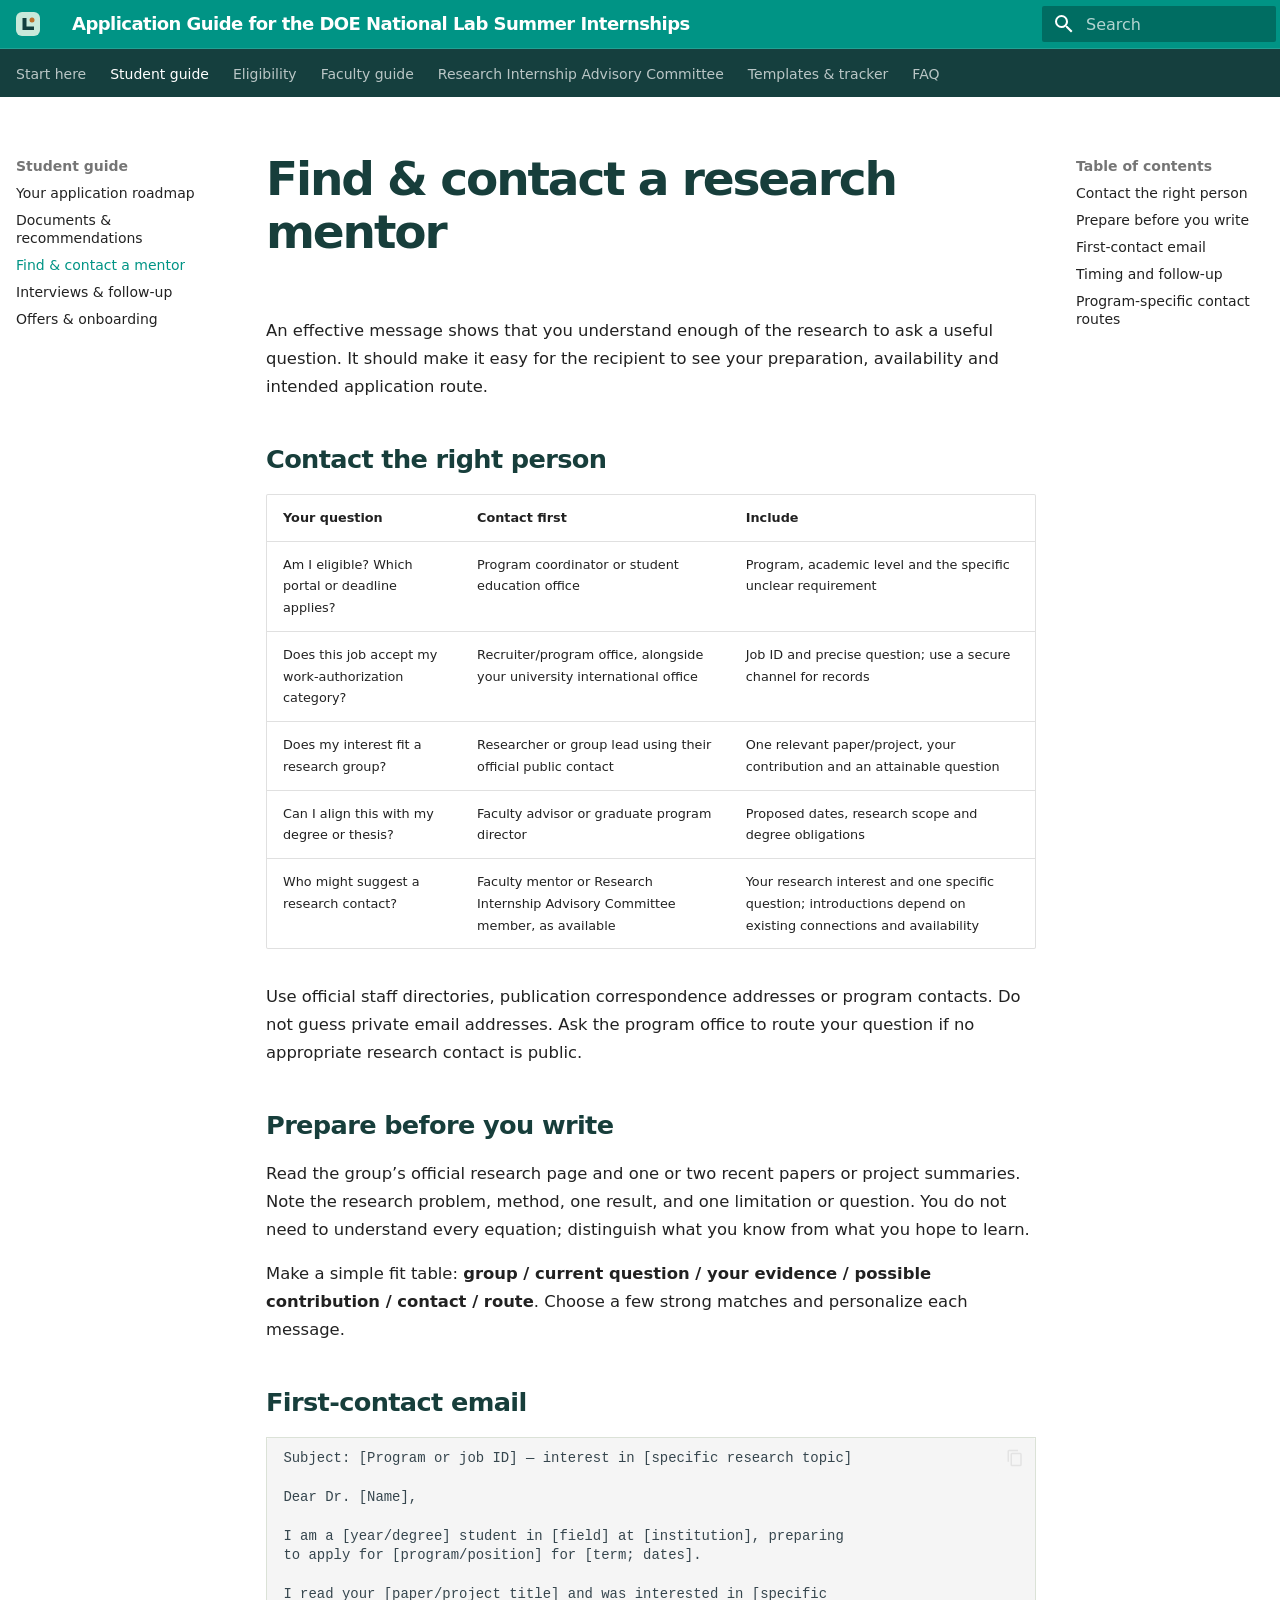
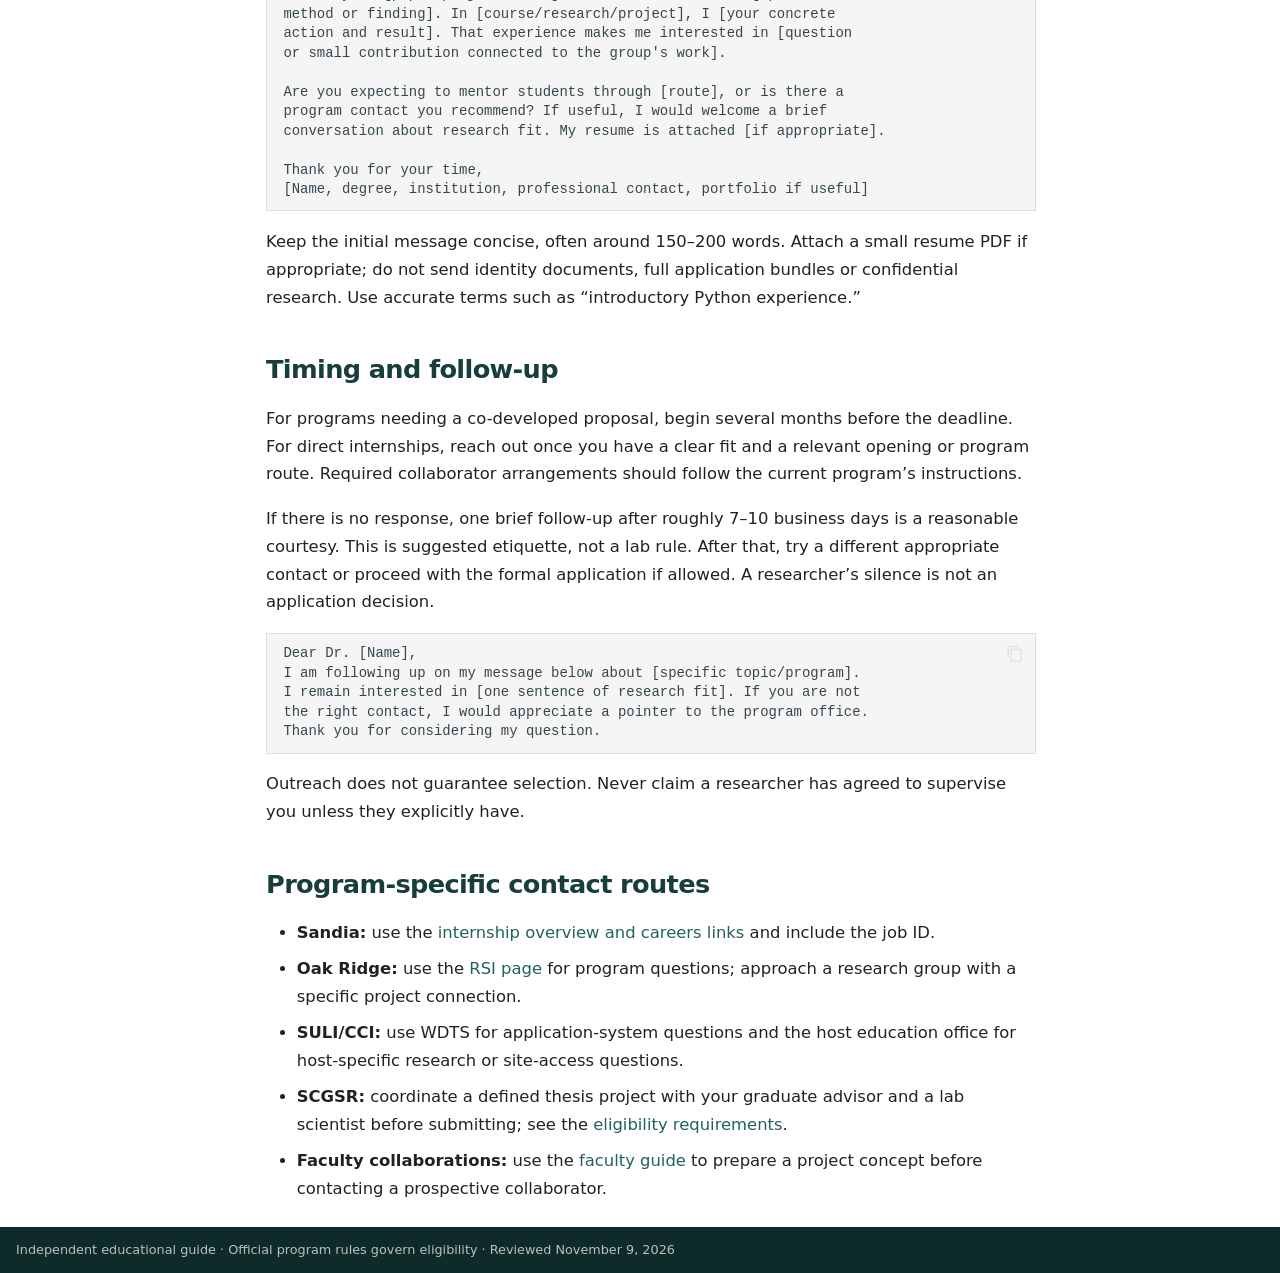
<file: students/outreach/index.html>
<!doctype html>
<html lang="en" class="no-js">
  <head>
    
      <meta charset="utf-8">
      <meta name="viewport" content="width=device-width,initial-scale=1">
      
        <meta name="description" content="Your field guide to national laboratory internships. For students, faculty, and the Research Internship Advisory Committee.">
      
      
      
        <link rel="canonical" href="https://university-of-central-oklahoma.github.io/national-lab-internship-guide/students/outreach/">
      
      
        <link rel="prev" href="../documents/">
      
      
        <link rel="next" href="../interviews/">
      
      
        
      
      
      <link rel="icon" href="../../assets/mark.svg">
      <meta name="generator" content="mkdocs-1.6.1, mkdocs-material-9.8.1">
    
    
      
        <title>Find & contact a mentor - Application Guide for the DOE National Lab Summer Internships</title>
      
    
    
      <link rel="stylesheet" href="../../assets/stylesheets/main.57a0d79d.min.css">
      
        
        <link rel="stylesheet" href="../../assets/stylesheets/palette.fb2fffe2.min.css">
      
      


    
    
      
    
    
      
    
    
      <link rel="stylesheet" href="../../assets/styles.css">
    
    <script>__md_scope=new URL("../..",location),__md_hash=e=>[...e].reduce(((e,_)=>(e<<5)-e+_.charCodeAt(0)),0),__md_get=(e,_=localStorage,t=__md_scope)=>JSON.parse(_.getItem(t.pathname+"."+e)),__md_set=(e,_,t=localStorage,a=__md_scope)=>{try{t.setItem(a.pathname+"."+e,JSON.stringify(_))}catch(e){}}</script>
    
      

    
    
  </head>
  
  
    
    
    
    
    
    <body dir="ltr" data-md-color-scheme="default" data-md-color-primary="teal" data-md-color-accent="amber">
  
    
    <input class="md-toggle" data-md-toggle="drawer" type="checkbox" id="__drawer" autocomplete="off">
    <input class="md-toggle" data-md-toggle="search" type="checkbox" id="__search" autocomplete="off">
    <label class="md-overlay" for="__drawer"></label>
    <div data-md-component="skip">
      
        
        <a href="#find-contact-a-research-mentor" class="md-skip">
          Skip to content
        </a>
      
    </div>
    <div data-md-component="announce">
      
    </div>
    
    
      

<header class="md-header" data-md-component="header">
  <nav class="md-header__inner md-grid" aria-label="Header">
    <a href="../.." title="Application Guide for the DOE National Lab Summer Internships" class="md-header__button md-logo" aria-label="Application Guide for the DOE National Lab Summer Internships" data-md-component="logo">
      
  <img src="../../assets/mark.svg" alt="logo">

    </a>
    <label class="md-header__button md-icon" for="__drawer">
      
      <svg xmlns="http://www.w3.org/2000/svg" viewBox="0 0 24 24"><path d="M3 6h18v2H3zm0 5h18v2H3zm0 5h18v2H3z"/></svg>
    </label>
    <div class="md-header__title" data-md-component="header-title">
      <div class="md-header__ellipsis">
        <div class="md-header__topic">
          <span class="md-ellipsis">
            Application Guide for the DOE National Lab Summer Internships
          </span>
        </div>
        <div class="md-header__topic" data-md-component="header-topic">
          <span class="md-ellipsis">
            
              Find & contact a mentor
            
          </span>
        </div>
      </div>
    </div>
    
      
    
    
    
    
      
      
        <label class="md-header__button md-icon" for="__search">
          
          <svg xmlns="http://www.w3.org/2000/svg" viewBox="0 0 24 24"><path d="M9.5 3A6.5 6.5 0 0 1 16 9.5c0 1.61-.59 3.09-1.56 4.23l.27.27h.79l5 5-1.5 1.5-5-5v-.79l-.27-.27A6.52 6.52 0 0 1 9.5 16 6.5 6.5 0 0 1 3 9.5 6.5 6.5 0 0 1 9.5 3m0 2C7 5 5 7 5 9.5S7 14 9.5 14 14 12 14 9.5 12 5 9.5 5"/></svg>
        </label>
        <div class="md-search" data-md-component="search" role="dialog">
  <label class="md-search__overlay" for="__search"></label>
  <div class="md-search__inner" role="search">
    <form class="md-search__form" name="search">
      <input type="text" class="md-search__input" name="query" aria-label="Search" placeholder="Search" autocapitalize="off" autocorrect="off" autocomplete="off" spellcheck="false" data-md-component="search-query" required>
      <label class="md-search__icon md-icon" for="__search">
        
        <svg xmlns="http://www.w3.org/2000/svg" viewBox="0 0 24 24"><path d="M9.5 3A6.5 6.5 0 0 1 16 9.5c0 1.61-.59 3.09-1.56 4.23l.27.27h.79l5 5-1.5 1.5-5-5v-.79l-.27-.27A6.52 6.52 0 0 1 9.5 16 6.5 6.5 0 0 1 3 9.5 6.5 6.5 0 0 1 9.5 3m0 2C7 5 5 7 5 9.5S7 14 9.5 14 14 12 14 9.5 12 5 9.5 5"/></svg>
        
        <svg xmlns="http://www.w3.org/2000/svg" viewBox="0 0 24 24"><path d="M20 11v2H8l5.5 5.5-1.42 1.42L4.16 12l7.92-7.92L13.5 5.5 8 11z"/></svg>
      </label>
      <nav class="md-search__options" aria-label="Search">
        
        <button type="reset" class="md-search__icon md-icon" title="Clear" aria-label="Clear" tabindex="-1">
          
          <svg xmlns="http://www.w3.org/2000/svg" viewBox="0 0 24 24"><path d="M19 6.41 17.59 5 12 10.59 6.41 5 5 6.41 10.59 12 5 17.59 6.41 19 12 13.41 17.59 19 19 17.59 13.41 12z"/></svg>
        </button>
      </nav>
      
        <div class="md-search__suggest" data-md-component="search-suggest"></div>
      
    </form>
    <div class="md-search__output">
      <div class="md-search__scrollwrap" tabindex="0" data-md-scrollfix>
        <div class="md-search-result" data-md-component="search-result">
          <div class="md-search-result__meta">
            Initializing search
          </div>
          <ol class="md-search-result__list" role="presentation"></ol>
        </div>
      </div>
    </div>
  </div>
</div>
      
    
    
  </nav>
  
</header>
    
    <div class="md-container" data-md-component="container">
      
      
        
          
            
<nav class="md-tabs" aria-label="Tabs" data-md-component="tabs">
  <div class="md-grid">
    <ul class="md-tabs__list">
      
        
  
  
  
  
    <li class="md-tabs__item">
      <a href="../.." class="md-tabs__link">
        
  
  
    
  
  Start here

      </a>
    </li>
  

      
        
  
  
  
    
  
  
    
    
      <li class="md-tabs__item md-tabs__item--active">
        <a href="../roadmap/" class="md-tabs__link">
          
  
  
  Student guide

        </a>
      </li>
    
  

      
        
  
  
  
  
    <li class="md-tabs__item">
      <a href="../../eligibility/" class="md-tabs__link">
        
  
  
    
  
  Eligibility

      </a>
    </li>
  

      
        
  
  
  
  
    <li class="md-tabs__item">
      <a href="../../faculty/" class="md-tabs__link">
        
  
  
    
  
  Faculty guide

      </a>
    </li>
  

      
        
  
  
  
  
    <li class="md-tabs__item">
      <a href="../../committee/" class="md-tabs__link">
        
  
  
    
  
  Research Internship Advisory Committee

      </a>
    </li>
  

      
        
  
  
  
  
    <li class="md-tabs__item">
      <a href="../../toolkit/" class="md-tabs__link">
        
  
  
    
  
  Templates & tracker

      </a>
    </li>
  

      
        
  
  
  
  
    <li class="md-tabs__item">
      <a href="../../faq/" class="md-tabs__link">
        
  
  
    
  
  FAQ

      </a>
    </li>
  

      
    </ul>
  </div>
</nav>
          
        
      
      <main class="md-main" data-md-component="main">
        <div class="md-main__inner md-grid">
          
            
              
              <div class="md-sidebar md-sidebar--primary" data-md-component="sidebar" data-md-type="navigation" >
                <div class="md-sidebar__scrollwrap">
                  <div class="md-sidebar__inner">
                    


  


<nav class="md-nav md-nav--primary md-nav--lifted" aria-label="Navigation" data-md-level="0">
  <label class="md-nav__title" for="__drawer">
    <a href="../.." title="Application Guide for the DOE National Lab Summer Internships" class="md-nav__button md-logo" aria-label="Application Guide for the DOE National Lab Summer Internships" data-md-component="logo">
      
  <img src="../../assets/mark.svg" alt="logo">

    </a>
    Application Guide for the DOE National Lab Summer Internships
  </label>
  
  <ul class="md-nav__list" data-md-scrollfix>
    
      
      
  
  
  
  
    <li class="md-nav__item">
      <a href="../.." class="md-nav__link">
        
  
  
  <span class="md-ellipsis">
    
  
    Start here
  

    
  </span>
  
  

      </a>
    </li>
  

    
      
      
  
  
    
  
  
  
    
    
    
    
      
        
        
      
      
        
      
    
    
    <li class="md-nav__item md-nav__item--active md-nav__item--section md-nav__item--nested">
      
        
        
        <input class="md-nav__toggle md-toggle " type="checkbox" id="__nav_2" checked>
        
          
          <label class="md-nav__link" for="__nav_2" id="__nav_2_label" tabindex="">
            
  
  
  <span class="md-ellipsis">
    
  
    Student guide
  

    
  </span>
  
  

            <span class="md-nav__icon md-icon"></span>
          </label>
        
        <nav class="md-nav" data-md-level="1" aria-labelledby="__nav_2_label" aria-expanded="true">
          <label class="md-nav__title" for="__nav_2">
            <span class="md-nav__icon md-icon"></span>
            
  
    Student guide
  

          </label>
          <ul class="md-nav__list" data-md-scrollfix>
            
              
                
  
  
  
  
    <li class="md-nav__item">
      <a href="../roadmap/" class="md-nav__link">
        
  
  
  <span class="md-ellipsis">
    
  
    Your application roadmap
  

    
  </span>
  
  

      </a>
    </li>
  

              
            
              
                
  
  
  
  
    <li class="md-nav__item">
      <a href="../documents/" class="md-nav__link">
        
  
  
  <span class="md-ellipsis">
    
  
    Documents & recommendations
  

    
  </span>
  
  

      </a>
    </li>
  

              
            
              
                
  
  
    
  
  
  
    <li class="md-nav__item md-nav__item--active">
      
      <input class="md-nav__toggle md-toggle" type="checkbox" id="__toc">
      
      
        
      
      
        <label class="md-nav__link md-nav__link--active" for="__toc">
          
  
  
  <span class="md-ellipsis">
    
  
    Find & contact a mentor
  

    
  </span>
  
  

          <span class="md-nav__icon md-icon"></span>
        </label>
      
      <a href="./" class="md-nav__link md-nav__link--active">
        
  
  
  <span class="md-ellipsis">
    
  
    Find & contact a mentor
  

    
  </span>
  
  

      </a>
      
        

<nav class="md-nav md-nav--secondary" aria-label="Table of contents">
  
  
  
    
  
  
    <label class="md-nav__title" for="__toc">
      <span class="md-nav__icon md-icon"></span>
      Table of contents
    </label>
    <ul class="md-nav__list" data-md-component="toc" data-md-scrollfix>
      
        <li class="md-nav__item">
  <a href="#contact-the-right-person" class="md-nav__link">
    <span class="md-ellipsis">
      
        Contact the right person
      
    </span>
  </a>
  
</li>
      
        <li class="md-nav__item">
  <a href="#prepare-before-you-write" class="md-nav__link">
    <span class="md-ellipsis">
      
        Prepare before you write
      
    </span>
  </a>
  
</li>
      
        <li class="md-nav__item">
  <a href="#first-contact-email" class="md-nav__link">
    <span class="md-ellipsis">
      
        First-contact email
      
    </span>
  </a>
  
</li>
      
        <li class="md-nav__item">
  <a href="#timing-and-follow-up" class="md-nav__link">
    <span class="md-ellipsis">
      
        Timing and follow-up
      
    </span>
  </a>
  
</li>
      
        <li class="md-nav__item">
  <a href="#program-specific-contact-routes" class="md-nav__link">
    <span class="md-ellipsis">
      
        Program-specific contact routes
      
    </span>
  </a>
  
</li>
      
    </ul>
  
</nav>
      
    </li>
  

              
            
              
                
  
  
  
  
    <li class="md-nav__item">
      <a href="../interviews/" class="md-nav__link">
        
  
  
  <span class="md-ellipsis">
    
  
    Interviews & follow-up
  

    
  </span>
  
  

      </a>
    </li>
  

              
            
              
                
  
  
  
  
    <li class="md-nav__item">
      <a href="../onboarding/" class="md-nav__link">
        
  
  
  <span class="md-ellipsis">
    
  
    Offers & onboarding
  

    
  </span>
  
  

      </a>
    </li>
  

              
            
          </ul>
        </nav>
      
    </li>
  

    
      
      
  
  
  
  
    <li class="md-nav__item">
      <a href="../../eligibility/" class="md-nav__link">
        
  
  
  <span class="md-ellipsis">
    
  
    Eligibility
  

    
  </span>
  
  

      </a>
    </li>
  

    
      
      
  
  
  
  
    <li class="md-nav__item">
      <a href="../../faculty/" class="md-nav__link">
        
  
  
  <span class="md-ellipsis">
    
  
    Faculty guide
  

    
  </span>
  
  

      </a>
    </li>
  

    
      
      
  
  
  
  
    <li class="md-nav__item">
      <a href="../../committee/" class="md-nav__link">
        
  
  
  <span class="md-ellipsis">
    
  
    Research Internship Advisory Committee
  

    
  </span>
  
  

      </a>
    </li>
  

    
      
      
  
  
  
  
    <li class="md-nav__item">
      <a href="../../toolkit/" class="md-nav__link">
        
  
  
  <span class="md-ellipsis">
    
  
    Templates & tracker
  

    
  </span>
  
  

      </a>
    </li>
  

    
      
      
  
  
  
  
    <li class="md-nav__item">
      <a href="../../faq/" class="md-nav__link">
        
  
  
  <span class="md-ellipsis">
    
  
    FAQ
  

    
  </span>
  
  

      </a>
    </li>
  

    
  </ul>
</nav>
                  </div>
                </div>
              </div>
            
            
              
              <div class="md-sidebar md-sidebar--secondary" data-md-component="sidebar" data-md-type="toc" >
                <div class="md-sidebar__scrollwrap">
                  <div class="md-sidebar__inner">
                    

<nav class="md-nav md-nav--secondary" aria-label="Table of contents">
  
  
  
    
  
  
    <label class="md-nav__title" for="__toc">
      <span class="md-nav__icon md-icon"></span>
      Table of contents
    </label>
    <ul class="md-nav__list" data-md-component="toc" data-md-scrollfix>
      
        <li class="md-nav__item">
  <a href="#contact-the-right-person" class="md-nav__link">
    <span class="md-ellipsis">
      
        Contact the right person
      
    </span>
  </a>
  
</li>
      
        <li class="md-nav__item">
  <a href="#prepare-before-you-write" class="md-nav__link">
    <span class="md-ellipsis">
      
        Prepare before you write
      
    </span>
  </a>
  
</li>
      
        <li class="md-nav__item">
  <a href="#first-contact-email" class="md-nav__link">
    <span class="md-ellipsis">
      
        First-contact email
      
    </span>
  </a>
  
</li>
      
        <li class="md-nav__item">
  <a href="#timing-and-follow-up" class="md-nav__link">
    <span class="md-ellipsis">
      
        Timing and follow-up
      
    </span>
  </a>
  
</li>
      
        <li class="md-nav__item">
  <a href="#program-specific-contact-routes" class="md-nav__link">
    <span class="md-ellipsis">
      
        Program-specific contact routes
      
    </span>
  </a>
  
</li>
      
    </ul>
  
</nav>
                  </div>
                </div>
              </div>
            
          
          
            <div class="md-content" data-md-component="content">
              
              <article class="md-content__inner md-typeset">
                
                  



<h1 id="find-contact-a-research-mentor">Find &amp; contact a research mentor</h1>
<p>An effective message shows that you understand enough of the research to ask a useful question. It should make it easy for the recipient to see your preparation, availability and intended application route.</p>
<h2 id="contact-the-right-person">Contact the right person</h2>
<table>
<thead>
<tr>
<th>Your question</th>
<th>Contact first</th>
<th>Include</th>
</tr>
</thead>
<tbody>
<tr>
<td>Am I eligible? Which portal or deadline applies?</td>
<td>Program coordinator or student education office</td>
<td>Program, academic level and the specific unclear requirement</td>
</tr>
<tr>
<td>Does this job accept my work-authorization category?</td>
<td>Recruiter/program office, alongside your university international office</td>
<td>Job ID and precise question; use a secure channel for records</td>
</tr>
<tr>
<td>Does my interest fit a research group?</td>
<td>Researcher or group lead using their official public contact</td>
<td>One relevant paper/project, your contribution and an attainable question</td>
</tr>
<tr>
<td>Can I align this with my degree or thesis?</td>
<td>Faculty advisor or graduate program director</td>
<td>Proposed dates, research scope and degree obligations</td>
</tr>
<tr>
<td>Who might suggest a research contact?</td>
<td>Faculty mentor or Research Internship Advisory Committee member, as available</td>
<td>Your research interest and one specific question; introductions depend on existing connections and availability</td>
</tr>
</tbody>
</table>
<p>Use official staff directories, publication correspondence addresses or program contacts. Do not guess private email addresses. Ask the program office to route your question if no appropriate research contact is public.</p>
<h2 id="prepare-before-you-write">Prepare before you write</h2>
<p>Read the group’s official research page and one or two recent papers or project summaries. Note the research problem, method, one result, and one limitation or question. You do not need to understand every equation; distinguish what you know from what you hope to learn.</p>
<p>Make a simple fit table: <strong>group / current question / your evidence / possible contribution / contact / route</strong>. Choose a few strong matches and personalize each message.</p>
<h2 id="first-contact-email">First-contact email</h2>
<div class="highlight"><pre><span></span><code>Subject: [Program or job ID] — interest in [specific research topic]

Dear Dr. [Name],

I am a [year/degree] student in [field] at [institution], preparing
to apply for [program/position] for [term; dates].

I read your [paper/project title] and was interested in [specific
method or finding]. In [course/research/project], I [your concrete
action and result]. That experience makes me interested in [question
or small contribution connected to the group's work].

Are you expecting to mentor students through [route], or is there a
program contact you recommend? If useful, I would welcome a brief
conversation about research fit. My resume is attached [if appropriate].

Thank you for your time,
[Name, degree, institution, professional contact, portfolio if useful]
</code></pre></div>
<p>Keep the initial message concise, often around 150–200 words. Attach a small resume PDF if appropriate; do not send identity documents, full application bundles or confidential research. Use accurate terms such as “introductory Python experience.”</p>
<h2 id="timing-and-follow-up">Timing and follow-up</h2>
<p>For programs needing a co-developed proposal, begin several months before the deadline. For direct internships, reach out once you have a clear fit and a relevant opening or program route. Required collaborator arrangements should follow the current program’s instructions.</p>
<p>If there is no response, one brief follow-up after roughly 7–10 business days is a reasonable courtesy. This is suggested etiquette, not a lab rule. After that, try a different appropriate contact or proceed with the formal application if allowed. A researcher’s silence is not an application decision.</p>
<div class="highlight"><pre><span></span><code>Dear Dr. [Name],
I am following up on my message below about [specific topic/program].
I remain interested in [one sentence of research fit]. If you are not
the right contact, I would appreciate a pointer to the program office.
Thank you for considering my question.
</code></pre></div>
<p>Outreach does not guarantee selection. Never claim a researcher has agreed to supervise you unless they explicitly have.</p>
<h2 id="program-specific-contact-routes">Program-specific contact routes</h2>
<ul>
<li><strong>Sandia:</strong> use the <a href="https://www.sandia.gov/careers/careers/students-and-postdocs/internships-co-ops/">internship overview and careers links</a> and include the job ID.</li>
<li><strong>Oak Ridge:</strong> use the <a href="https://www.ornl.gov/internships/rsi/">RSI page</a> for program questions; approach a research group with a specific project connection.</li>
<li><strong>SULI/CCI:</strong> use WDTS for application-system questions and the host education office for host-specific research or site-access questions.</li>
<li><strong>SCGSR:</strong> coordinate a defined thesis project with your graduate advisor and a lab scientist before submitting; see the <a href="https://science.osti.gov/wdts/scgsr/Eligibility">eligibility requirements</a>.</li>
<li><strong>Faculty collaborations:</strong> use the <a href="../../faculty/">faculty guide</a> to prepare a project concept before contacting a prospective collaborator.</li>
</ul>












                
              </article>
            </div>
          
          
<script>var target=document.getElementById(location.hash.slice(1));target&&target.name&&(target.checked=target.name.startsWith("__tabbed_"))</script>
        </div>
        
          <button type="button" class="md-top md-icon" data-md-component="top" hidden>
  
  <svg xmlns="http://www.w3.org/2000/svg" viewBox="0 0 24 24"><path d="M13 20h-2V8l-5.5 5.5-1.42-1.42L12 4.16l7.92 7.92-1.42 1.42L13 8z"/></svg>
  Back to top
</button>
        
      </main>
      
        <footer class="md-footer">
  
  <div class="md-footer-meta md-typeset">
    <div class="md-footer-meta__inner md-grid">
      <div class="md-copyright">
  
    <div class="md-copyright__highlight">
      Independent educational guide · Official program rules govern eligibility · Reviewed November 9, 2026
    </div>
  
  
</div>
      
    </div>
  </div>
</footer>
      
    </div>
    <div class="md-dialog" data-md-component="dialog">
      <div class="md-dialog__inner md-typeset"></div>
    </div>
    
    
    
      
      
      <script id="__config" type="application/json">{"annotate": null, "base": "../..", "features": ["navigation.tabs", "navigation.sections", "navigation.top", "search.suggest", "search.highlight", "content.code.copy"], "search": "../../assets/javascripts/workers/search.a7633da7.min.js", "tags": null, "translations": {"clipboard.copied": "Copied to clipboard", "clipboard.copy": "Copy to clipboard", "search.result.more.one": "1 more on this page", "search.result.more.other": "# more on this page", "search.result.none": "No matching documents", "search.result.one": "1 matching document", "search.result.other": "# matching documents", "search.result.placeholder": "Type to start searching", "search.result.term.missing": "Missing", "select.version": "Select version"}, "version": null}</script>
    
    
      <script src="../../assets/javascripts/bundle.a5f9d56c.min.js"></script>
      
        <script src="../../assets/app.js"></script>
      
    
  </body>
</html>
</file>
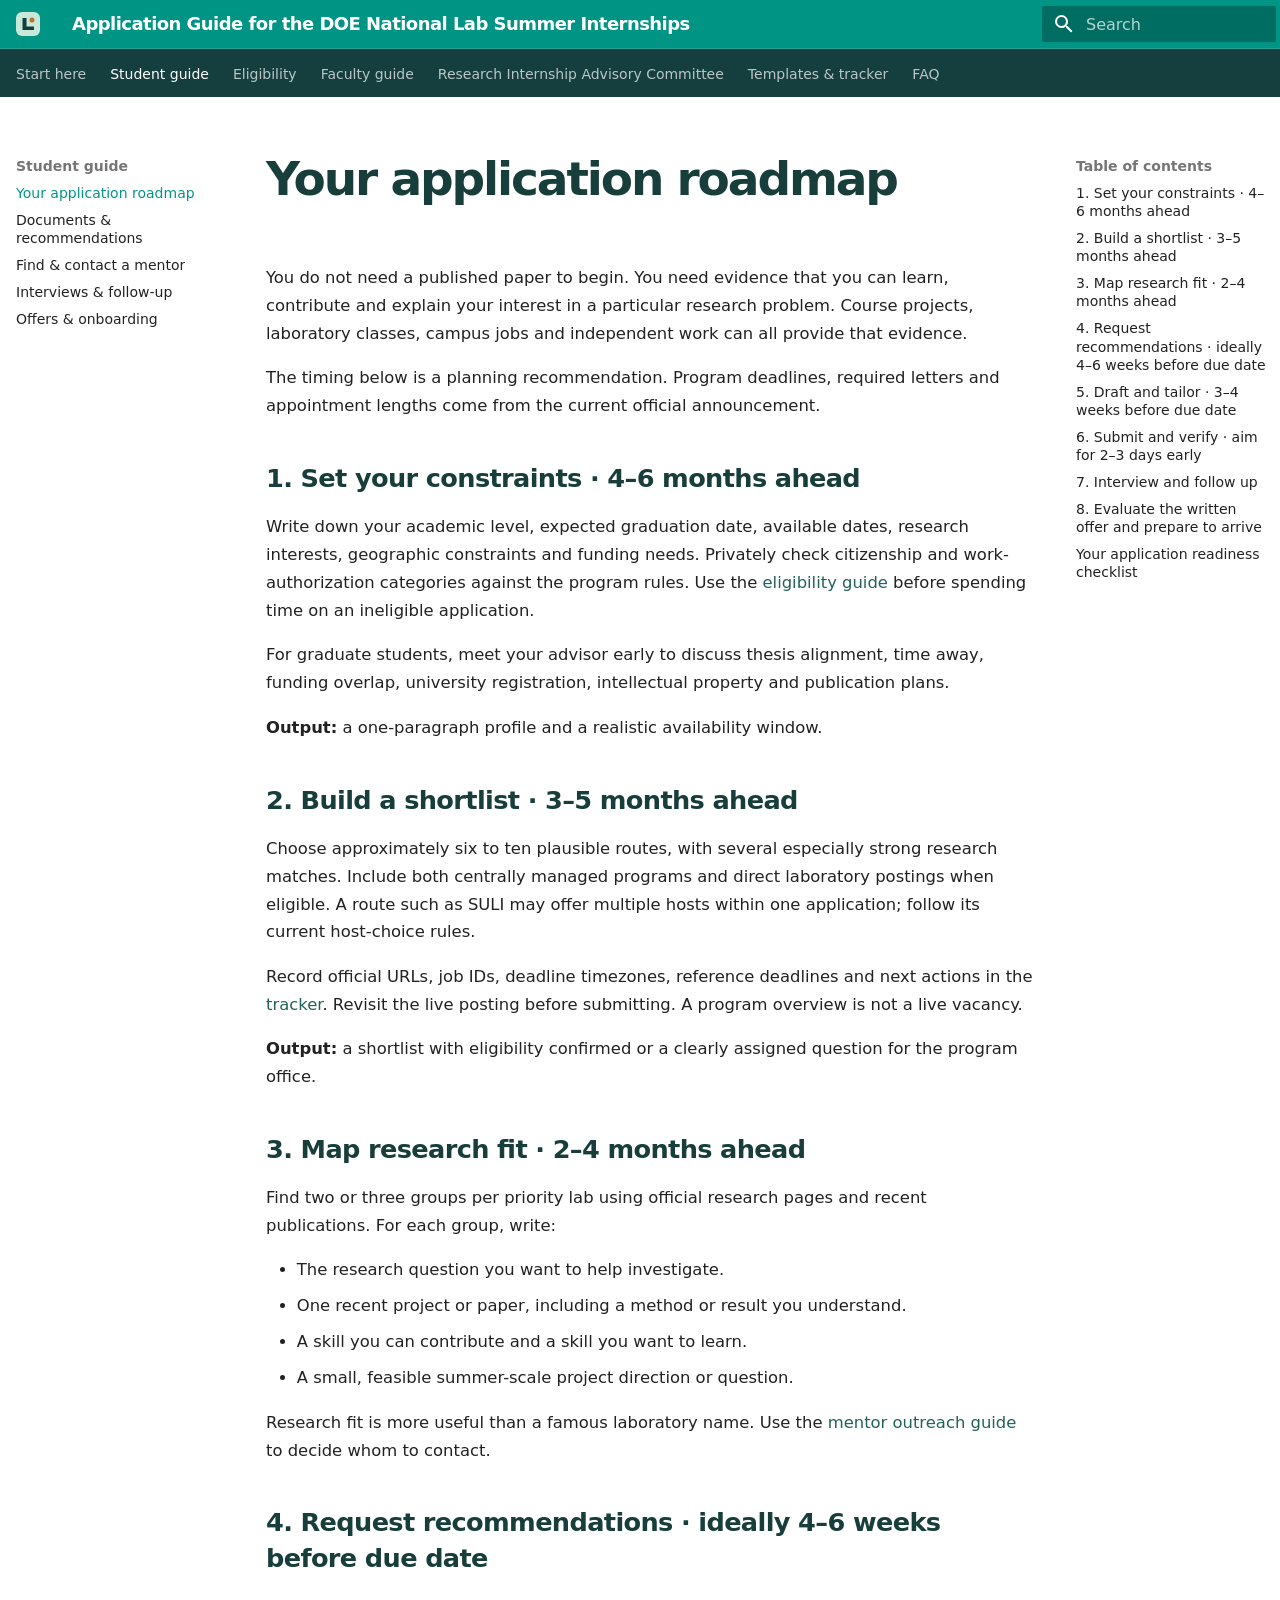
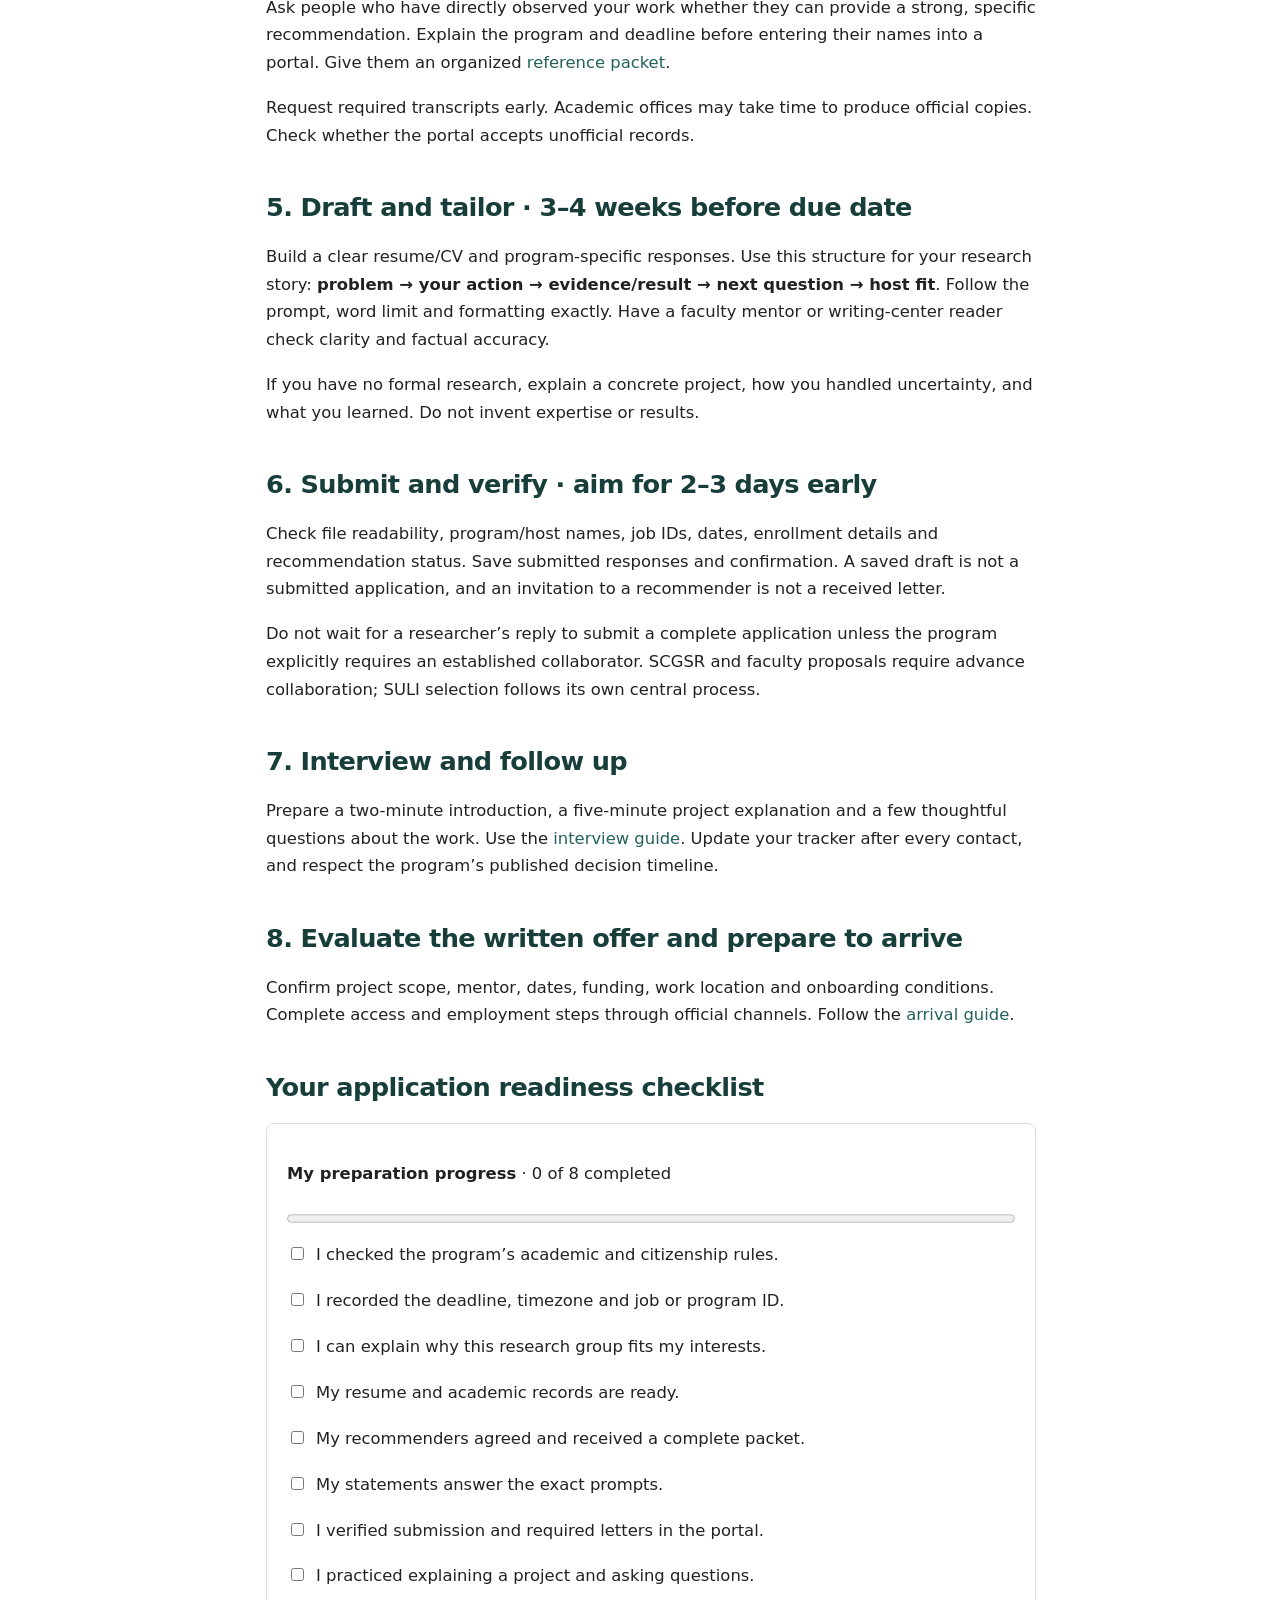
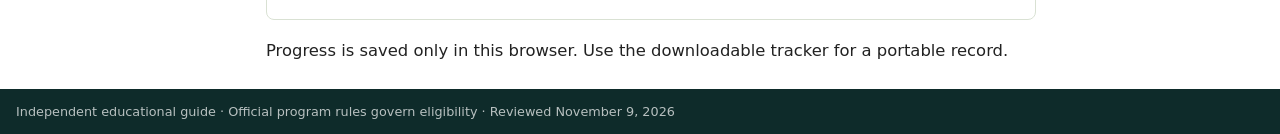
<file: students/roadmap/index.html>
<!doctype html>
<html lang="en" class="no-js">
  <head>
    
      <meta charset="utf-8">
      <meta name="viewport" content="width=device-width,initial-scale=1">
      
        <meta name="description" content="Your field guide to national laboratory internships. For students, faculty, and the Research Internship Advisory Committee.">
      
      
      
        <link rel="canonical" href="https://university-of-central-oklahoma.github.io/national-lab-internship-guide/students/roadmap/">
      
      
        <link rel="prev" href="../..">
      
      
        <link rel="next" href="../documents/">
      
      
        
      
      
      <link rel="icon" href="../../assets/mark.svg">
      <meta name="generator" content="mkdocs-1.6.1, mkdocs-material-9.8.1">
    
    
      
        <title>Your application roadmap - Application Guide for the DOE National Lab Summer Internships</title>
      
    
    
      <link rel="stylesheet" href="../../assets/stylesheets/main.57a0d79d.min.css">
      
        
        <link rel="stylesheet" href="../../assets/stylesheets/palette.fb2fffe2.min.css">
      
      


    
    
      
    
    
      
    
    
      <link rel="stylesheet" href="../../assets/styles.css">
    
    <script>__md_scope=new URL("../..",location),__md_hash=e=>[...e].reduce(((e,_)=>(e<<5)-e+_.charCodeAt(0)),0),__md_get=(e,_=localStorage,t=__md_scope)=>JSON.parse(_.getItem(t.pathname+"."+e)),__md_set=(e,_,t=localStorage,a=__md_scope)=>{try{t.setItem(a.pathname+"."+e,JSON.stringify(_))}catch(e){}}</script>
    
      

    
    
  </head>
  
  
    
    
    
    
    
    <body dir="ltr" data-md-color-scheme="default" data-md-color-primary="teal" data-md-color-accent="amber">
  
    
    <input class="md-toggle" data-md-toggle="drawer" type="checkbox" id="__drawer" autocomplete="off">
    <input class="md-toggle" data-md-toggle="search" type="checkbox" id="__search" autocomplete="off">
    <label class="md-overlay" for="__drawer"></label>
    <div data-md-component="skip">
      
        
        <a href="#your-application-roadmap" class="md-skip">
          Skip to content
        </a>
      
    </div>
    <div data-md-component="announce">
      
    </div>
    
    
      

<header class="md-header" data-md-component="header">
  <nav class="md-header__inner md-grid" aria-label="Header">
    <a href="../.." title="Application Guide for the DOE National Lab Summer Internships" class="md-header__button md-logo" aria-label="Application Guide for the DOE National Lab Summer Internships" data-md-component="logo">
      
  <img src="../../assets/mark.svg" alt="logo">

    </a>
    <label class="md-header__button md-icon" for="__drawer">
      
      <svg xmlns="http://www.w3.org/2000/svg" viewBox="0 0 24 24"><path d="M3 6h18v2H3zm0 5h18v2H3zm0 5h18v2H3z"/></svg>
    </label>
    <div class="md-header__title" data-md-component="header-title">
      <div class="md-header__ellipsis">
        <div class="md-header__topic">
          <span class="md-ellipsis">
            Application Guide for the DOE National Lab Summer Internships
          </span>
        </div>
        <div class="md-header__topic" data-md-component="header-topic">
          <span class="md-ellipsis">
            
              Your application roadmap
            
          </span>
        </div>
      </div>
    </div>
    
      
    
    
    
    
      
      
        <label class="md-header__button md-icon" for="__search">
          
          <svg xmlns="http://www.w3.org/2000/svg" viewBox="0 0 24 24"><path d="M9.5 3A6.5 6.5 0 0 1 16 9.5c0 1.61-.59 3.09-1.56 4.23l.27.27h.79l5 5-1.5 1.5-5-5v-.79l-.27-.27A6.52 6.52 0 0 1 9.5 16 6.5 6.5 0 0 1 3 9.5 6.5 6.5 0 0 1 9.5 3m0 2C7 5 5 7 5 9.5S7 14 9.5 14 14 12 14 9.5 12 5 9.5 5"/></svg>
        </label>
        <div class="md-search" data-md-component="search" role="dialog">
  <label class="md-search__overlay" for="__search"></label>
  <div class="md-search__inner" role="search">
    <form class="md-search__form" name="search">
      <input type="text" class="md-search__input" name="query" aria-label="Search" placeholder="Search" autocapitalize="off" autocorrect="off" autocomplete="off" spellcheck="false" data-md-component="search-query" required>
      <label class="md-search__icon md-icon" for="__search">
        
        <svg xmlns="http://www.w3.org/2000/svg" viewBox="0 0 24 24"><path d="M9.5 3A6.5 6.5 0 0 1 16 9.5c0 1.61-.59 3.09-1.56 4.23l.27.27h.79l5 5-1.5 1.5-5-5v-.79l-.27-.27A6.52 6.52 0 0 1 9.5 16 6.5 6.5 0 0 1 3 9.5 6.5 6.5 0 0 1 9.5 3m0 2C7 5 5 7 5 9.5S7 14 9.5 14 14 12 14 9.5 12 5 9.5 5"/></svg>
        
        <svg xmlns="http://www.w3.org/2000/svg" viewBox="0 0 24 24"><path d="M20 11v2H8l5.5 5.5-1.42 1.42L4.16 12l7.92-7.92L13.5 5.5 8 11z"/></svg>
      </label>
      <nav class="md-search__options" aria-label="Search">
        
        <button type="reset" class="md-search__icon md-icon" title="Clear" aria-label="Clear" tabindex="-1">
          
          <svg xmlns="http://www.w3.org/2000/svg" viewBox="0 0 24 24"><path d="M19 6.41 17.59 5 12 10.59 6.41 5 5 6.41 10.59 12 5 17.59 6.41 19 12 13.41 17.59 19 19 17.59 13.41 12z"/></svg>
        </button>
      </nav>
      
        <div class="md-search__suggest" data-md-component="search-suggest"></div>
      
    </form>
    <div class="md-search__output">
      <div class="md-search__scrollwrap" tabindex="0" data-md-scrollfix>
        <div class="md-search-result" data-md-component="search-result">
          <div class="md-search-result__meta">
            Initializing search
          </div>
          <ol class="md-search-result__list" role="presentation"></ol>
        </div>
      </div>
    </div>
  </div>
</div>
      
    
    
  </nav>
  
</header>
    
    <div class="md-container" data-md-component="container">
      
      
        
          
            
<nav class="md-tabs" aria-label="Tabs" data-md-component="tabs">
  <div class="md-grid">
    <ul class="md-tabs__list">
      
        
  
  
  
  
    <li class="md-tabs__item">
      <a href="../.." class="md-tabs__link">
        
  
  
    
  
  Start here

      </a>
    </li>
  

      
        
  
  
  
    
  
  
    
    
      <li class="md-tabs__item md-tabs__item--active">
        <a href="./" class="md-tabs__link">
          
  
  
  Student guide

        </a>
      </li>
    
  

      
        
  
  
  
  
    <li class="md-tabs__item">
      <a href="../../eligibility/" class="md-tabs__link">
        
  
  
    
  
  Eligibility

      </a>
    </li>
  

      
        
  
  
  
  
    <li class="md-tabs__item">
      <a href="../../faculty/" class="md-tabs__link">
        
  
  
    
  
  Faculty guide

      </a>
    </li>
  

      
        
  
  
  
  
    <li class="md-tabs__item">
      <a href="../../committee/" class="md-tabs__link">
        
  
  
    
  
  Research Internship Advisory Committee

      </a>
    </li>
  

      
        
  
  
  
  
    <li class="md-tabs__item">
      <a href="../../toolkit/" class="md-tabs__link">
        
  
  
    
  
  Templates & tracker

      </a>
    </li>
  

      
        
  
  
  
  
    <li class="md-tabs__item">
      <a href="../../faq/" class="md-tabs__link">
        
  
  
    
  
  FAQ

      </a>
    </li>
  

      
    </ul>
  </div>
</nav>
          
        
      
      <main class="md-main" data-md-component="main">
        <div class="md-main__inner md-grid">
          
            
              
              <div class="md-sidebar md-sidebar--primary" data-md-component="sidebar" data-md-type="navigation" >
                <div class="md-sidebar__scrollwrap">
                  <div class="md-sidebar__inner">
                    


  


<nav class="md-nav md-nav--primary md-nav--lifted" aria-label="Navigation" data-md-level="0">
  <label class="md-nav__title" for="__drawer">
    <a href="../.." title="Application Guide for the DOE National Lab Summer Internships" class="md-nav__button md-logo" aria-label="Application Guide for the DOE National Lab Summer Internships" data-md-component="logo">
      
  <img src="../../assets/mark.svg" alt="logo">

    </a>
    Application Guide for the DOE National Lab Summer Internships
  </label>
  
  <ul class="md-nav__list" data-md-scrollfix>
    
      
      
  
  
  
  
    <li class="md-nav__item">
      <a href="../.." class="md-nav__link">
        
  
  
  <span class="md-ellipsis">
    
  
    Start here
  

    
  </span>
  
  

      </a>
    </li>
  

    
      
      
  
  
    
  
  
  
    
    
    
    
      
        
        
      
      
        
      
    
    
    <li class="md-nav__item md-nav__item--active md-nav__item--section md-nav__item--nested">
      
        
        
        <input class="md-nav__toggle md-toggle " type="checkbox" id="__nav_2" checked>
        
          
          <label class="md-nav__link" for="__nav_2" id="__nav_2_label" tabindex="">
            
  
  
  <span class="md-ellipsis">
    
  
    Student guide
  

    
  </span>
  
  

            <span class="md-nav__icon md-icon"></span>
          </label>
        
        <nav class="md-nav" data-md-level="1" aria-labelledby="__nav_2_label" aria-expanded="true">
          <label class="md-nav__title" for="__nav_2">
            <span class="md-nav__icon md-icon"></span>
            
  
    Student guide
  

          </label>
          <ul class="md-nav__list" data-md-scrollfix>
            
              
                
  
  
    
  
  
  
    <li class="md-nav__item md-nav__item--active">
      
      <input class="md-nav__toggle md-toggle" type="checkbox" id="__toc">
      
      
        
      
      
        <label class="md-nav__link md-nav__link--active" for="__toc">
          
  
  
  <span class="md-ellipsis">
    
  
    Your application roadmap
  

    
  </span>
  
  

          <span class="md-nav__icon md-icon"></span>
        </label>
      
      <a href="./" class="md-nav__link md-nav__link--active">
        
  
  
  <span class="md-ellipsis">
    
  
    Your application roadmap
  

    
  </span>
  
  

      </a>
      
        

<nav class="md-nav md-nav--secondary" aria-label="Table of contents">
  
  
  
    
  
  
    <label class="md-nav__title" for="__toc">
      <span class="md-nav__icon md-icon"></span>
      Table of contents
    </label>
    <ul class="md-nav__list" data-md-component="toc" data-md-scrollfix>
      
        <li class="md-nav__item">
  <a href="#1-set-your-constraints-46-months-ahead" class="md-nav__link">
    <span class="md-ellipsis">
      
        1. Set your constraints · 4–6 months ahead
      
    </span>
  </a>
  
</li>
      
        <li class="md-nav__item">
  <a href="#2-build-a-shortlist-35-months-ahead" class="md-nav__link">
    <span class="md-ellipsis">
      
        2. Build a shortlist · 3–5 months ahead
      
    </span>
  </a>
  
</li>
      
        <li class="md-nav__item">
  <a href="#3-map-research-fit-24-months-ahead" class="md-nav__link">
    <span class="md-ellipsis">
      
        3. Map research fit · 2–4 months ahead
      
    </span>
  </a>
  
</li>
      
        <li class="md-nav__item">
  <a href="#4-request-recommendations-ideally-46-weeks-before-due-date" class="md-nav__link">
    <span class="md-ellipsis">
      
        4. Request recommendations · ideally 4–6 weeks before due date
      
    </span>
  </a>
  
</li>
      
        <li class="md-nav__item">
  <a href="#5-draft-and-tailor-34-weeks-before-due-date" class="md-nav__link">
    <span class="md-ellipsis">
      
        5. Draft and tailor · 3–4 weeks before due date
      
    </span>
  </a>
  
</li>
      
        <li class="md-nav__item">
  <a href="#6-submit-and-verify-aim-for-23-days-early" class="md-nav__link">
    <span class="md-ellipsis">
      
        6. Submit and verify · aim for 2–3 days early
      
    </span>
  </a>
  
</li>
      
        <li class="md-nav__item">
  <a href="#7-interview-and-follow-up" class="md-nav__link">
    <span class="md-ellipsis">
      
        7. Interview and follow up
      
    </span>
  </a>
  
</li>
      
        <li class="md-nav__item">
  <a href="#8-evaluate-the-written-offer-and-prepare-to-arrive" class="md-nav__link">
    <span class="md-ellipsis">
      
        8. Evaluate the written offer and prepare to arrive
      
    </span>
  </a>
  
</li>
      
        <li class="md-nav__item">
  <a href="#your-application-readiness-checklist" class="md-nav__link">
    <span class="md-ellipsis">
      
        Your application readiness checklist
      
    </span>
  </a>
  
</li>
      
    </ul>
  
</nav>
      
    </li>
  

              
            
              
                
  
  
  
  
    <li class="md-nav__item">
      <a href="../documents/" class="md-nav__link">
        
  
  
  <span class="md-ellipsis">
    
  
    Documents & recommendations
  

    
  </span>
  
  

      </a>
    </li>
  

              
            
              
                
  
  
  
  
    <li class="md-nav__item">
      <a href="../outreach/" class="md-nav__link">
        
  
  
  <span class="md-ellipsis">
    
  
    Find & contact a mentor
  

    
  </span>
  
  

      </a>
    </li>
  

              
            
              
                
  
  
  
  
    <li class="md-nav__item">
      <a href="../interviews/" class="md-nav__link">
        
  
  
  <span class="md-ellipsis">
    
  
    Interviews & follow-up
  

    
  </span>
  
  

      </a>
    </li>
  

              
            
              
                
  
  
  
  
    <li class="md-nav__item">
      <a href="../onboarding/" class="md-nav__link">
        
  
  
  <span class="md-ellipsis">
    
  
    Offers & onboarding
  

    
  </span>
  
  

      </a>
    </li>
  

              
            
          </ul>
        </nav>
      
    </li>
  

    
      
      
  
  
  
  
    <li class="md-nav__item">
      <a href="../../eligibility/" class="md-nav__link">
        
  
  
  <span class="md-ellipsis">
    
  
    Eligibility
  

    
  </span>
  
  

      </a>
    </li>
  

    
      
      
  
  
  
  
    <li class="md-nav__item">
      <a href="../../faculty/" class="md-nav__link">
        
  
  
  <span class="md-ellipsis">
    
  
    Faculty guide
  

    
  </span>
  
  

      </a>
    </li>
  

    
      
      
  
  
  
  
    <li class="md-nav__item">
      <a href="../../committee/" class="md-nav__link">
        
  
  
  <span class="md-ellipsis">
    
  
    Research Internship Advisory Committee
  

    
  </span>
  
  

      </a>
    </li>
  

    
      
      
  
  
  
  
    <li class="md-nav__item">
      <a href="../../toolkit/" class="md-nav__link">
        
  
  
  <span class="md-ellipsis">
    
  
    Templates & tracker
  

    
  </span>
  
  

      </a>
    </li>
  

    
      
      
  
  
  
  
    <li class="md-nav__item">
      <a href="../../faq/" class="md-nav__link">
        
  
  
  <span class="md-ellipsis">
    
  
    FAQ
  

    
  </span>
  
  

      </a>
    </li>
  

    
  </ul>
</nav>
                  </div>
                </div>
              </div>
            
            
              
              <div class="md-sidebar md-sidebar--secondary" data-md-component="sidebar" data-md-type="toc" >
                <div class="md-sidebar__scrollwrap">
                  <div class="md-sidebar__inner">
                    

<nav class="md-nav md-nav--secondary" aria-label="Table of contents">
  
  
  
    
  
  
    <label class="md-nav__title" for="__toc">
      <span class="md-nav__icon md-icon"></span>
      Table of contents
    </label>
    <ul class="md-nav__list" data-md-component="toc" data-md-scrollfix>
      
        <li class="md-nav__item">
  <a href="#1-set-your-constraints-46-months-ahead" class="md-nav__link">
    <span class="md-ellipsis">
      
        1. Set your constraints · 4–6 months ahead
      
    </span>
  </a>
  
</li>
      
        <li class="md-nav__item">
  <a href="#2-build-a-shortlist-35-months-ahead" class="md-nav__link">
    <span class="md-ellipsis">
      
        2. Build a shortlist · 3–5 months ahead
      
    </span>
  </a>
  
</li>
      
        <li class="md-nav__item">
  <a href="#3-map-research-fit-24-months-ahead" class="md-nav__link">
    <span class="md-ellipsis">
      
        3. Map research fit · 2–4 months ahead
      
    </span>
  </a>
  
</li>
      
        <li class="md-nav__item">
  <a href="#4-request-recommendations-ideally-46-weeks-before-due-date" class="md-nav__link">
    <span class="md-ellipsis">
      
        4. Request recommendations · ideally 4–6 weeks before due date
      
    </span>
  </a>
  
</li>
      
        <li class="md-nav__item">
  <a href="#5-draft-and-tailor-34-weeks-before-due-date" class="md-nav__link">
    <span class="md-ellipsis">
      
        5. Draft and tailor · 3–4 weeks before due date
      
    </span>
  </a>
  
</li>
      
        <li class="md-nav__item">
  <a href="#6-submit-and-verify-aim-for-23-days-early" class="md-nav__link">
    <span class="md-ellipsis">
      
        6. Submit and verify · aim for 2–3 days early
      
    </span>
  </a>
  
</li>
      
        <li class="md-nav__item">
  <a href="#7-interview-and-follow-up" class="md-nav__link">
    <span class="md-ellipsis">
      
        7. Interview and follow up
      
    </span>
  </a>
  
</li>
      
        <li class="md-nav__item">
  <a href="#8-evaluate-the-written-offer-and-prepare-to-arrive" class="md-nav__link">
    <span class="md-ellipsis">
      
        8. Evaluate the written offer and prepare to arrive
      
    </span>
  </a>
  
</li>
      
        <li class="md-nav__item">
  <a href="#your-application-readiness-checklist" class="md-nav__link">
    <span class="md-ellipsis">
      
        Your application readiness checklist
      
    </span>
  </a>
  
</li>
      
    </ul>
  
</nav>
                  </div>
                </div>
              </div>
            
          
          
            <div class="md-content" data-md-component="content">
              
              <article class="md-content__inner md-typeset">
                
                  



<h1 id="your-application-roadmap">Your application roadmap</h1>
<p>You do not need a published paper to begin. You need evidence that you can learn, contribute and explain your interest in a particular research problem. Course projects, laboratory classes, campus jobs and independent work can all provide that evidence.</p>
<p>The timing below is a planning recommendation. Program deadlines, required letters and appointment lengths come from the current official announcement.</p>
<h2 id="1-set-your-constraints-46-months-ahead">1. Set your constraints · 4–6 months ahead</h2>
<p>Write down your academic level, expected graduation date, available dates, research interests, geographic constraints and funding needs. Privately check citizenship and work-authorization categories against the program rules. Use the <a href="../../eligibility/">eligibility guide</a> before spending time on an ineligible application.</p>
<p>For graduate students, meet your advisor early to discuss thesis alignment, time away, funding overlap, university registration, intellectual property and publication plans.</p>
<p><strong>Output:</strong> a one-paragraph profile and a realistic availability window.</p>
<h2 id="2-build-a-shortlist-35-months-ahead">2. Build a shortlist · 3–5 months ahead</h2>
<p>Choose approximately six to ten plausible routes, with several especially strong research matches. Include both centrally managed programs and direct laboratory postings when eligible. A route such as SULI may offer multiple hosts within one application; follow its current host-choice rules.</p>
<p>Record official URLs, job IDs, deadline timezones, reference deadlines and next actions in the <a href="../../toolkit/">tracker</a>. Revisit the live posting before submitting. A program overview is not a live vacancy.</p>
<p><strong>Output:</strong> a shortlist with eligibility confirmed or a clearly assigned question for the program office.</p>
<h2 id="3-map-research-fit-24-months-ahead">3. Map research fit · 2–4 months ahead</h2>
<p>Find two or three groups per priority lab using official research pages and recent publications. For each group, write:</p>
<ul>
<li>The research question you want to help investigate.</li>
<li>One recent project or paper, including a method or result you understand.</li>
<li>A skill you can contribute and a skill you want to learn.</li>
<li>A small, feasible summer-scale project direction or question.</li>
</ul>
<p>Research fit is more useful than a famous laboratory name. Use the <a href="../outreach/">mentor outreach guide</a> to decide whom to contact.</p>
<h2 id="4-request-recommendations-ideally-46-weeks-before-due-date">4. Request recommendations · ideally 4–6 weeks before due date</h2>
<p>Ask people who have directly observed your work whether they can provide a strong, specific recommendation. Explain the program and deadline before entering their names into a portal. Give them an organized <a href="../documents/#build-a-recommender-packet">reference packet</a>.</p>
<p>Request required transcripts early. Academic offices may take time to produce official copies. Check whether the portal accepts unofficial records.</p>
<h2 id="5-draft-and-tailor-34-weeks-before-due-date">5. Draft and tailor · 3–4 weeks before due date</h2>
<p>Build a clear resume/CV and program-specific responses. Use this structure for your research story: <strong>problem → your action → evidence/result → next question → host fit</strong>. Follow the prompt, word limit and formatting exactly. Have a faculty mentor or writing-center reader check clarity and factual accuracy.</p>
<p>If you have no formal research, explain a concrete project, how you handled uncertainty, and what you learned. Do not invent expertise or results.</p>
<h2 id="6-submit-and-verify-aim-for-23-days-early">6. Submit and verify · aim for 2–3 days early</h2>
<p>Check file readability, program/host names, job IDs, dates, enrollment details and recommendation status. Save submitted responses and confirmation. A saved draft is not a submitted application, and an invitation to a recommender is not a received letter.</p>
<p>Do not wait for a researcher’s reply to submit a complete application unless the program explicitly requires an established collaborator. SCGSR and faculty proposals require advance collaboration; SULI selection follows its own central process.</p>
<h2 id="7-interview-and-follow-up">7. Interview and follow up</h2>
<p>Prepare a two-minute introduction, a five-minute project explanation and a few thoughtful questions about the work. Use the <a href="../interviews/">interview guide</a>. Update your tracker after every contact, and respect the program’s published decision timeline.</p>
<h2 id="8-evaluate-the-written-offer-and-prepare-to-arrive">8. Evaluate the written offer and prepare to arrive</h2>
<p>Confirm project scope, mentor, dates, funding, work location and onboarding conditions. Complete access and employment steps through official channels. Follow the <a href="../onboarding/">arrival guide</a>.</p>
<h2 id="your-application-readiness-checklist">Your application readiness checklist</h2>
<div class="local-checklist" id="readiness">
<p><strong>My preparation progress</strong> · <span class="check-status" role="status" aria-live="polite">0 of 8 completed</span></p><progress value="0" max="8" aria-label="Application preparation progress"></progress>
<label><input type="checkbox">I checked the program’s academic and citizenship rules.</label>
<label><input type="checkbox">I recorded the deadline, timezone and job or program ID.</label>
<label><input type="checkbox">I can explain why this research group fits my interests.</label>
<label><input type="checkbox">My resume and academic records are ready.</label>
<label><input type="checkbox">My recommenders agreed and received a complete packet.</label>
<label><input type="checkbox">My statements answer the exact prompts.</label>
<label><input type="checkbox">I verified submission and required letters in the portal.</label>
<label><input type="checkbox">I practiced explaining a project and asking questions.</label>
</div>

<p>Progress is saved only in this browser. Use the downloadable tracker for a portable record.</p>












                
              </article>
            </div>
          
          
<script>var target=document.getElementById(location.hash.slice(1));target&&target.name&&(target.checked=target.name.startsWith("__tabbed_"))</script>
        </div>
        
          <button type="button" class="md-top md-icon" data-md-component="top" hidden>
  
  <svg xmlns="http://www.w3.org/2000/svg" viewBox="0 0 24 24"><path d="M13 20h-2V8l-5.5 5.5-1.42-1.42L12 4.16l7.92 7.92-1.42 1.42L13 8z"/></svg>
  Back to top
</button>
        
      </main>
      
        <footer class="md-footer">
  
  <div class="md-footer-meta md-typeset">
    <div class="md-footer-meta__inner md-grid">
      <div class="md-copyright">
  
    <div class="md-copyright__highlight">
      Independent educational guide · Official program rules govern eligibility · Reviewed November 9, 2026
    </div>
  
  
</div>
      
    </div>
  </div>
</footer>
      
    </div>
    <div class="md-dialog" data-md-component="dialog">
      <div class="md-dialog__inner md-typeset"></div>
    </div>
    
    
    
      
      
      <script id="__config" type="application/json">{"annotate": null, "base": "../..", "features": ["navigation.tabs", "navigation.sections", "navigation.top", "search.suggest", "search.highlight", "content.code.copy"], "search": "../../assets/javascripts/workers/search.a7633da7.min.js", "tags": null, "translations": {"clipboard.copied": "Copied to clipboard", "clipboard.copy": "Copy to clipboard", "search.result.more.one": "1 more on this page", "search.result.more.other": "# more on this page", "search.result.none": "No matching documents", "search.result.one": "1 matching document", "search.result.other": "# matching documents", "search.result.placeholder": "Type to start searching", "search.result.term.missing": "Missing", "select.version": "Select version"}, "version": null}</script>
    
    
      <script src="../../assets/javascripts/bundle.a5f9d56c.min.js"></script>
      
        <script src="../../assets/app.js"></script>
      
    
  </body>
</html>
</file>
<file: assets/styles.css>
:root{--md-primary-fg-color:#153f3e;--md-accent-fg-color:#966123;--md-default-bg-color:#f8f9f5;--md-text-font:system-ui,-apple-system,BlinkMacSystemFont,"Segoe UI",sans-serif;--md-code-font:Consolas,monospace}.md-grid{max-width:1440px}.md-header{box-shadow:none;border-bottom:1px solid #ffffff20}.md-tabs{background:#153f3e}.md-header__title{font-weight:750;letter-spacing:-.03em}.md-typeset{font-size:.82rem;line-height:1.7}.md-typeset h1{font-size:2.35rem;font-weight:750;letter-spacing:-.045em;color:#173e3b;line-height:1.12}.md-typeset h2{font-weight:700;letter-spacing:-.025em;color:#173e3b}.md-typeset a{color:#22625b}.md-main__inner{margin-top:1.8rem}.md-typeset .hero{position:relative;padding:2.8rem;border:1px solid #dce3d9;background:#eaf0e6;border-radius:12px;overflow:hidden;margin-bottom:1.5rem}.hero h1{max-width:740px;font-size:3.15rem;margin:.6rem 0 1rem!important;position:relative}.hero p{max-width:620px;position:relative}.hero:after{content:"";position:absolute;right:-90px;top:50px;width:340px;height:340px;border:1px solid #aac1ad;border-radius:50%;box-shadow:0 0 0 38px #aac1ad22,0 0 0 76px #aac1ad15;pointer-events:none}.eyebrow{font-size:.65rem;letter-spacing:.14em;font-weight:750;text-transform:uppercase;color:#4b675c}.md-typeset .button{display:inline-block;background:#173f3d;color:white;padding:.65rem 1rem;border-radius:5px;font-weight:650;margin:.3rem .5rem .3rem 0;position:relative;z-index:1}.md-typeset .button.secondary{background:transparent;border:1px solid #789b8c;color:#173f3d}.stats{display:flex;gap:2rem;border-bottom:1px solid #d9dfd4;padding:.3rem 0 1.3rem;margin:1rem 0 2rem}.stats strong{display:block;font-size:1.5rem;color:#1a4741}.stats span{font-size:.7rem;color:#657167}.roles,.opportunity-grid{display:grid;grid-template-columns:repeat(3,minmax(0,1fr));gap:1rem}.md-typeset .role{display:block;padding:1.35rem;border:1px solid #dce3d9;background:white;border-radius:8px;color:#314a40}.role .number{color:#9b642f;font-size:.65rem;font-weight:800;letter-spacing:.1em}.role h3{color:#173e3b;margin:.6rem 0;font-size:1.15rem}.role p{margin:0 0 1rem;font-size:.76rem}.role .arrow{font-weight:700;color:#2c6658}.note{border-left:3px solid #b87534;padding:.5rem 1rem;background:#f3eee2;margin:1.3rem 0;font-size:.75rem}.filter-panel{background:#eaf0e6;border:1px solid #d5dfd1;border-radius:8px;padding:1.1rem;margin:1rem 0}.filters{display:grid;grid-template-columns:2fr 1fr 1fr;gap:.8rem}.filters label{font-size:.7rem;font-weight:650}.filters input,.filters select{display:block;width:100%;background:white;border:1px solid #aebfb0;padding:.65rem;border-radius:4px;color:#173e3b;font:inherit;margin-top:.3rem}.filter-footer{display:flex;align-items:center;justify-content:space-between;gap:1rem;margin-top:1rem;font-size:.7rem}.filter-footer button,.save-button{border:1px solid #abc1b2;padding:.4rem .65rem;border-radius:4px;cursor:pointer;background:white;color:#214e45;font:inherit}.opportunity-grid{grid-template-columns:repeat(2,minmax(0,1fr))}.opportunity{border:1px solid #d8e0d4;border-radius:8px;background:white;padding:1.15rem;display:flex;flex-direction:column;scroll-margin-top:6rem}.opportunity h2{font-size:1.05rem!important;margin:.5rem 0!important}.opportunity p{font-size:.73rem;margin:.35rem 0}.opportunity .meta{font-size:.65rem;letter-spacing:.035em;color:#657368}.badge{display:inline-block;border-radius:3px;padding:.15rem .4rem;font-size:.62rem;background:#e7f0e7;color:#2a5742;margin:0 .2rem .3rem 0}.badge.variable{background:#f5eddf;color:#805b26}.opportunity details{font-size:.72rem;margin:.8rem 0}.opportunity summary{font-weight:650;cursor:pointer}.opportunity .actions{display:flex;align-items:center;justify-content:space-between;gap:.5rem;margin-top:auto;padding-top:.8rem;font-size:.72rem}.save-button[aria-pressed=true]{background:#173f3d;color:white}.opportunity[hidden]{display:none}.roadmap-strip{display:grid;grid-template-columns:repeat(4,1fr);gap:1rem;margin:1.5rem 0}.roadmap-strip div{border-top:2px solid #9eb6a5;padding-top:.7rem}.roadmap-strip strong{display:block;color:#173e3b}.roadmap-strip small{color:#5d7164}.local-checklist{border:1px solid #d9e1d3;background:white;padding:1rem;border-radius:8px}.local-checklist label{display:block;padding:.45rem 0;cursor:pointer}.local-checklist input{margin-right:.6rem;accent-color:#275e4d}.local-checklist progress{width:100%;accent-color:#275e4d}.md-typeset pre{border:1px solid #dbe2d7}.md-typeset table:not([class]){background:white}.md-footer{background:#153f3e}.empty-state{padding:1rem;border:1px dashed #9aafa0}.md-typeset blockquote{border-color:#789c85}.md-typeset :focus-visible{outline:3px solid #b77831;outline-offset:3px}.md-typeset .fine{font-size:.7rem;color:#657167}@media(min-width:1220px){.md-sidebar--secondary{width:11rem}.md-content{max-width:1100px}}@media(max-width:760px){.hero h1{font-size:2.25rem}.md-typeset .hero{padding:1.5rem}.hero:after{display:none}.roles,.opportunity-grid,.filters{grid-template-columns:1fr}.stats{gap:1rem;flex-wrap:wrap}.roadmap-strip{grid-template-columns:repeat(2,1fr)}.filter-footer{flex-wrap:wrap}}@media print{.md-header,.md-tabs,.md-sidebar,.filter-panel,.save-button,.md-footer{display:none}.opportunity-grid,.roles{display:block}.opportunity{break-inside:avoid;margin-bottom:1rem}.md-typeset .hero{background:white}.md-content{margin:0}}

/* Keep the three main actions aligned while retaining a readable mobile layout. */
.hero-actions{display:grid;grid-template-columns:repeat(3,minmax(0,1fr));gap:.65rem;position:relative;z-index:1;margin-top:1.2rem}
.md-typeset .hero-actions .button{display:flex;align-items:center;justify-content:center;text-align:center;margin:0;padding:.75rem .65rem;min-height:3.25rem;font-size:.75rem}
@media(max-width:600px){.hero-actions{grid-template-columns:1fr}}
</file>
<file: assets/stylesheets/main.57a0d79d.min.css>
@charset "UTF-8";html{box-sizing:border-box;-webkit-text-size-adjust:none;-moz-text-size-adjust:none;text-size-adjust:none}*,:after,:before{box-sizing:inherit}@media(prefers-reduced-motion){*,:after,:before{transition:none!important}}body{margin:0;-webkit-font-smoothing:antialiased;-moz-osx-font-smoothing:grayscale;--md-text-font-family:var(--md-text-font, _),
    -apple-system, BlinkMacSystemFont, Helvetica, Arial, sans-serif;--md-code-font-family:var(--md-code-font, _),
    SFMono-Regular, Consolas, Menlo, monospace}.md-typeset code:not(.focus-visible),a,button,input,label{-webkit-tap-highlight-color:transparent}a{color:inherit;text-decoration:none}hr{box-sizing:initial;display:block;height:.05rem;padding:0;overflow:visible;border:0}small{font-size:80%}sub,sup{line-height:1em}img{border-style:none}table{border-spacing:0;border-collapse:initial}td,th{font-weight:400;vertical-align:top}button{padding:0;margin:0;font-family:inherit;font-size:inherit;background:#0000;border:0}input{border:0;outline:none}:root{--md-primary-fg-color:#4051b5;--md-primary-fg-color--light:#5d6cc0;--md-primary-fg-color--dark:#303fa1;--md-primary-bg-color:#fff;--md-primary-bg-color--light:#ffffffb3;--md-accent-fg-color:#526cfe;--md-accent-fg-color--transparent:#526cfe1a;--md-accent-bg-color:#fff;--md-accent-bg-color--light:#ffffffb3;--md-typeset-table-sort-icon:url("data:image/svg+xml;charset=utf-8,<svg xmlns='http://www.w3.org/2000/svg' viewBox='0 0 24 24'><path d='m18 21-4-4h3V7h-3l4-4 4 4h-3v10h3M2 19v-2h10v2M2 13v-2h7v2M2 7V5h4v2z'/></svg>");--md-typeset-table-sort-icon--asc:url("data:image/svg+xml;charset=utf-8,<svg xmlns='http://www.w3.org/2000/svg' viewBox='0 0 24 24'><path d='M19 17h3l-4 4-4-4h3V3h2M2 17h10v2H2M6 5v2H2V5m0 6h7v2H2z'/></svg>");--md-typeset-table-sort-icon--desc:url("data:image/svg+xml;charset=utf-8,<svg xmlns='http://www.w3.org/2000/svg' viewBox='0 0 24 24'><path d='M19 7h3l-4-4-4 4h3v14h2M2 17h10v2H2M6 5v2H2V5m0 6h7v2H2z'/></svg>")}[data-md-color-scheme=default]{color-scheme:light}[data-md-color-scheme=default] img[src$="#gh-dark-mode-only"],[data-md-color-scheme=default] img[src$="#only-dark"]{display:none}:root,[data-md-color-scheme=default]{--md-hue:225deg;--md-default-fg-color:#000000de;--md-default-fg-color--light:#0000008a;--md-default-fg-color--lighter:#00000052;--md-default-fg-color--lightest:#00000012;--md-default-bg-color:#fff;--md-default-bg-color--light:#ffffffb3;--md-default-bg-color--lighter:#ffffff4d;--md-default-bg-color--lightest:#ffffff1f;--md-code-fg-color:#36464e;--md-code-bg-color:#f5f5f5;--md-code-bg-color--light:#f5f5f5b3;--md-code-bg-color--lighter:#f5f5f54d;--md-code-hl-color:#4287ff;--md-code-hl-color--light:#4287ff1a;--md-code-hl-number-color:#d52a2a;--md-code-hl-special-color:#db1457;--md-code-hl-function-color:#a846b9;--md-code-hl-constant-color:#6e59d9;--md-code-hl-keyword-color:#3f6ec6;--md-code-hl-string-color:#1c7d4d;--md-code-hl-name-color:var(--md-code-fg-color);--md-code-hl-operator-color:var(--md-default-fg-color--light);--md-code-hl-punctuation-color:var(--md-default-fg-color--light);--md-code-hl-comment-color:var(--md-default-fg-color--light);--md-code-hl-generic-color:var(--md-default-fg-color--light);--md-code-hl-variable-color:var(--md-default-fg-color--light);--md-typeset-color:var(--md-default-fg-color);--md-typeset-a-color:var(--md-primary-fg-color);--md-typeset-del-color:#f5503d26;--md-typeset-ins-color:#0bd57026;--md-typeset-kbd-color:#fafafa;--md-typeset-kbd-accent-color:#fff;--md-typeset-kbd-border-color:#b8b8b8;--md-typeset-mark-color:#ffff0080;--md-typeset-table-color:#0000001f;--md-typeset-table-color--light:#00000009;--md-admonition-fg-color:var(--md-default-fg-color);--md-admonition-bg-color:var(--md-default-bg-color);--md-warning-fg-color:#000000de;--md-warning-bg-color:#ff9;--md-footer-fg-color:#fff;--md-footer-fg-color--light:#ffffffb3;--md-footer-fg-color--lighter:#ffffff73;--md-footer-bg-color:#000000de;--md-footer-bg-color--dark:#00000052;--md-shadow-z1:0 0.2rem 0.5rem #0000000d,
    0 0 0.05rem #0000001a;--md-shadow-z2:0 0.2rem 0.5rem #0000001a,
    0 0 0.05rem #00000040;--md-shadow-z3:0 0.2rem 0.5rem #0003,
    0 0 0.05rem #00000059}.md-icon svg{display:block;width:1.2rem;height:1.2rem;fill:currentcolor}aside,body,input{font-family:var(--md-text-font-family);font-feature-settings:"kern","liga";color:var(--md-typeset-color)}code,kbd,pre{font-family:var(--md-code-font-family);font-feature-settings:"kern"}.md-typeset{font-size:.8rem;line-height:1.6;overflow-wrap:break-word;-webkit-print-color-adjust:exact;color-adjust:exact}@media print{.md-typeset{font-size:.68rem}.md-typeset code,.md-typeset kbd,.md-typeset pre{white-space:pre-wrap}}.md-typeset blockquote,.md-typeset dl,.md-typeset figure,.md-typeset ol,.md-typeset pre,.md-typeset ul{margin-top:1em;margin-bottom:1em}.md-typeset h1{margin:0 0 1.25em;font-size:2em;line-height:1.3;color:var(--md-default-fg-color--light)}.md-typeset h1,.md-typeset h2{font-weight:300;letter-spacing:-.01em}.md-typeset h2{margin:1.6em 0 .64em;font-size:1.5625em;line-height:1.4}.md-typeset h3{margin:1.6em 0 .8em;font-size:1.25em;font-weight:400;line-height:1.5;letter-spacing:-.01em}.md-typeset h2+h3{margin-top:.8em}.md-typeset h4{margin:1em 0;font-weight:700;letter-spacing:-.01em}.md-typeset h5,.md-typeset h6{margin:1.25em 0;font-size:.8em;font-weight:700;color:var(--md-default-fg-color--light);letter-spacing:-.01em}.md-typeset h5{text-transform:uppercase}.md-typeset h5 code{text-transform:none}.md-typeset hr{display:flow-root;margin:1.5em 0;border-bottom:.05rem solid var(--md-default-fg-color--lightest)}.md-typeset a{color:var(--md-typeset-a-color);word-break:break-word}.md-typeset a,.md-typeset a:before{transition:color 125ms}.md-typeset a:focus,.md-typeset a:hover{color:var(--md-accent-fg-color)}.md-typeset a:focus code,.md-typeset a:hover code{color:var(--md-accent-fg-color);background-color:var(--md-accent-fg-color--transparent)}.md-typeset a code{color:var(--md-typeset-a-color)}.md-typeset a.focus-visible{outline-color:var(--md-accent-fg-color);outline-offset:.2rem}.md-typeset code,.md-typeset kbd,.md-typeset pre{font-variant-ligatures:none;color:var(--md-code-fg-color);direction:ltr;transition:background-color 125ms}.md-typeset code{padding:0 .2941176471em;font-size:.85em;word-break:break-word;background-color:var(--md-code-bg-color);border-radius:.1rem;-webkit-box-decoration-break:clone;box-decoration-break:clone;transition:color 125ms,background-color 125ms}.md-typeset code:not(.focus-visible){outline:none}.md-typeset pre{position:relative;display:flow-root;line-height:1.4}.md-typeset pre>code{display:block;padding:.7720588235em 1.1764705882em;margin:0;overflow:auto;word-break:normal;touch-action:auto;scrollbar-color:var(--md-default-fg-color--lighter) #0000;scrollbar-width:thin;outline-color:var(--md-accent-fg-color);box-shadow:none;-webkit-box-decoration-break:slice;box-decoration-break:slice}.md-typeset pre>code:hover{scrollbar-color:var(--md-accent-fg-color) #0000}.md-typeset pre>code::-webkit-scrollbar{width:.2rem;height:.2rem}.md-typeset pre>code::-webkit-scrollbar-thumb{background-color:var(--md-default-fg-color--lighter)}.md-typeset pre>code::-webkit-scrollbar-thumb:hover{background-color:var(--md-accent-fg-color)}.md-typeset kbd{display:inline-block;padding:0 .6666666667em;font-size:.75em;color:var(--md-default-fg-color);word-break:break-word;vertical-align:text-top;background-color:var(--md-typeset-kbd-color);border-radius:.1rem;box-shadow:0 .1rem 0 .05rem var(--md-typeset-kbd-border-color),0 .1rem 0 var(--md-typeset-kbd-border-color),0 -.1rem .2rem var(--md-typeset-kbd-accent-color) inset}.md-typeset mark{color:inherit;word-break:break-word;background-color:var(--md-typeset-mark-color);-webkit-box-decoration-break:clone;box-decoration-break:clone}.md-typeset abbr{text-decoration:none;cursor:help}.md-typeset [data-preview],.md-typeset abbr{border-bottom:.05rem dotted var(--md-default-fg-color--light)}.md-typeset small{opacity:.75}[dir=ltr] .md-typeset sub,[dir=ltr] .md-typeset sup{margin-left:.078125em}[dir=rtl] .md-typeset sub,[dir=rtl] .md-typeset sup{margin-right:.078125em}[dir=ltr] .md-typeset blockquote{padding-left:.6rem;border-left:.2rem solid var(--md-default-fg-color--lighter)}[dir=rtl] .md-typeset blockquote{padding-right:.6rem;border-right:.2rem solid var(--md-default-fg-color--lighter)}.md-typeset blockquote{margin-left:0;margin-right:0;color:var(--md-default-fg-color--light)}.md-typeset ul{list-style-type:disc}.md-typeset ul[type]{list-style-type:revert-layer}[dir=ltr] .md-typeset ol,[dir=ltr] .md-typeset ol li ol,[dir=ltr] .md-typeset ol li ul,[dir=ltr] .md-typeset ul,[dir=ltr] .md-typeset ul li ol,[dir=ltr] .md-typeset ul li ul{margin-left:.625em}[dir=rtl] .md-typeset ol,[dir=rtl] .md-typeset ol li ol,[dir=rtl] .md-typeset ol li ul,[dir=rtl] .md-typeset ul,[dir=rtl] .md-typeset ul li ol,[dir=rtl] .md-typeset ul li ul{margin-right:.625em}.md-typeset ol,.md-typeset ul{padding:0}.md-typeset ol:not([hidden]),.md-typeset ul:not([hidden]){display:flow-root}.md-typeset ol ol,.md-typeset ul ol{list-style-type:lower-alpha}.md-typeset ol ol ol,.md-typeset ul ol ol{list-style-type:lower-roman}.md-typeset ol ol ol ol,.md-typeset ul ol ol ol{list-style-type:upper-alpha}.md-typeset ol ol ol ol ol,.md-typeset ul ol ol ol ol{list-style-type:upper-roman}.md-typeset ol[type],.md-typeset ul[type]{list-style-type:revert-layer}[dir=ltr] .md-typeset ol li,[dir=ltr] .md-typeset ul li{margin-left:1.25em}[dir=rtl] .md-typeset ol li,[dir=rtl] .md-typeset ul li{margin-right:1.25em}.md-typeset ol li,.md-typeset ul li{margin-bottom:.5em}.md-typeset ol li blockquote,.md-typeset ol li p,.md-typeset ul li blockquote,.md-typeset ul li p{margin:.5em 0}.md-typeset ol li:last-child,.md-typeset ul li:last-child{margin-bottom:0}.md-typeset ol li ol,.md-typeset ol li ul,.md-typeset ul li ol,.md-typeset ul li ul{margin-top:.5em;margin-bottom:.5em}[dir=ltr] .md-typeset dd{margin-left:1.875em}[dir=rtl] .md-typeset dd{margin-right:1.875em}.md-typeset dd{margin-top:1em;margin-bottom:1.5em}.md-typeset img,.md-typeset svg,.md-typeset video{max-width:100%;height:auto}.md-typeset img[align=left]{margin:1em 1em 1em 0}.md-typeset img[align=right]{margin:1em 0 1em 1em}.md-typeset img[align]:only-child{margin-top:0}.md-typeset figure{display:flow-root;width:fit-content;max-width:100%;margin:1em auto;text-align:center}.md-typeset figure img{display:block;margin:0 auto}.md-typeset figcaption{max-width:24rem;margin:1em auto;font-style:italic}.md-typeset iframe{max-width:100%}.md-typeset table:not([class]){display:inline-block;max-width:100%;overflow:auto;font-size:.64rem;touch-action:auto;background-color:var(--md-default-bg-color);border:.05rem solid var(--md-typeset-table-color);border-radius:.1rem}@media print{.md-typeset table:not([class]){display:table}}.md-typeset table:not([class])+*{margin-top:1.5em}.md-typeset table:not([class]) td>:first-child,.md-typeset table:not([class]) th>:first-child{margin-top:0}.md-typeset table:not([class]) td>:last-child,.md-typeset table:not([class]) th>:last-child{margin-bottom:0}.md-typeset table:not([class]) td:not([align]),.md-typeset table:not([class]) th:not([align]){text-align:left}[dir=rtl] .md-typeset table:not([class]) td:not([align]),[dir=rtl] .md-typeset table:not([class]) th:not([align]){text-align:right}.md-typeset table:not([class]) th{min-width:5rem;padding:.9375em 1.25em;font-weight:700;vertical-align:top}.md-typeset table:not([class]) td{padding:.9375em 1.25em;vertical-align:top;border-top:.05rem solid var(--md-typeset-table-color)}.md-typeset table:not([class]) tbody tr{transition:background-color 125ms}.md-typeset table:not([class]) tbody tr:hover{background-color:var(--md-typeset-table-color--light);box-shadow:0 .05rem 0 var(--md-default-bg-color) inset}.md-typeset table:not([class]) a{word-break:normal}.md-typeset table th[role=columnheader]{cursor:pointer}[dir=ltr] .md-typeset table th[role=columnheader]:after{margin-left:.5em}[dir=rtl] .md-typeset table th[role=columnheader]:after{margin-right:.5em}.md-typeset table th[role=columnheader]:after{display:inline-block;width:1.2em;height:1.2em;vertical-align:text-bottom;content:"";-webkit-mask-image:var(--md-typeset-table-sort-icon);mask-image:var(--md-typeset-table-sort-icon);-webkit-mask-repeat:no-repeat;mask-repeat:no-repeat;-webkit-mask-size:contain;mask-size:contain;transition:background-color 125ms}.md-typeset table th[role=columnheader]:hover:after{background-color:var(--md-default-fg-color--lighter)}.md-typeset table th[role=columnheader][aria-sort=ascending]:after{background-color:var(--md-default-fg-color--light);-webkit-mask-image:var(--md-typeset-table-sort-icon--asc);mask-image:var(--md-typeset-table-sort-icon--asc)}.md-typeset table th[role=columnheader][aria-sort=descending]:after{background-color:var(--md-default-fg-color--light);-webkit-mask-image:var(--md-typeset-table-sort-icon--desc);mask-image:var(--md-typeset-table-sort-icon--desc)}.md-typeset__scrollwrap{margin:1em -.8rem;overflow-x:auto;touch-action:auto}.md-typeset__table{display:inline-block;padding:0 .8rem;margin-bottom:.5em}@media print{.md-typeset__table{display:block}}html .md-typeset__table table{display:table;width:100%;margin:0;overflow:hidden}@media screen and (max-width:44.984375em){.md-content__inner>pre{margin:1em -.8rem}.md-content__inner>pre code{border-radius:0}}.md-typeset .md-author{position:relative;display:block;flex-shrink:0;width:1.6rem;height:1.6rem;overflow:hidden;border-radius:100%;transition:color 125ms,transform 125ms}.md-typeset .md-author img{display:block}.md-typeset .md-author--more{font-size:.6rem;font-weight:700;line-height:1.6rem;color:var(--md-default-fg-color--lighter);text-align:center;background:var(--md-default-fg-color--lightest)}.md-typeset .md-author--long{width:2.4rem;height:2.4rem}.md-typeset a.md-author{transform:scale(1)}.md-typeset a.md-author img{filter:grayscale(100%) opacity(75%);border-radius:100%;transition:filter 125ms}.md-typeset a.md-author:focus,.md-typeset a.md-author:hover{z-index:1;transform:scale(1.1)}.md-typeset a.md-author:focus img,.md-typeset a.md-author:hover img{filter:grayscale(0)}.md-banner{overflow:auto;color:var(--md-footer-fg-color);background-color:var(--md-footer-bg-color)}@media print{.md-banner{display:none}}.md-banner--warning{color:var(--md-warning-fg-color);background-color:var(--md-warning-bg-color)}.md-banner__inner{padding:0 .8rem;margin:.6rem auto;font-size:.7rem}[dir=ltr] .md-banner__button{float:right}[dir=rtl] .md-banner__button{float:left}.md-banner__button{color:inherit;cursor:pointer;transition:opacity .25s}.no-js .md-banner__button{display:none}.md-banner__button:hover{opacity:.7}html{height:100%;overflow-x:hidden;font-size:125%}@media screen and (min-width:100em){html{font-size:137.5%}}@media screen and (min-width:125em){html{font-size:150%}}body{position:relative;display:flex;flex-direction:column;width:100%;min-height:100%;font-size:.5rem;background-color:var(--md-default-bg-color)}@media print{body{display:block}}@media screen and (max-width:59.984375em){body[data-md-scrolllock]{position:fixed}}.md-grid{max-width:61rem;margin-left:auto;margin-right:auto}.md-container{display:flex;flex-grow:1;flex-direction:column}@media print{.md-container{display:block}}.md-main{flex-grow:1}.md-main__inner{display:flex;height:100%;margin-top:1.5rem}.md-ellipsis{overflow:hidden;text-overflow:ellipsis}.md-toggle{display:none}.md-option{position:absolute;width:0;height:0;opacity:0}.md-option:checked+label:not([hidden]){display:block}.md-option.focus-visible+label{outline-style:auto;outline-color:var(--md-accent-fg-color)}.md-skip{position:fixed;z-index:-1;padding:.3rem .5rem;margin:.5rem;font-size:.64rem;color:var(--md-default-bg-color);background-color:var(--md-default-fg-color);border-radius:.1rem;outline-color:var(--md-accent-fg-color);opacity:0;transform:translateY(.4rem)}.md-skip:focus{z-index:10;opacity:1;transition:transform .25s cubic-bezier(.4,0,.2,1),opacity 175ms 75ms;transform:translateY(0)}@page{margin:25mm}:root{--md-clipboard-icon:url("data:image/svg+xml;charset=utf-8,<svg xmlns='http://www.w3.org/2000/svg' viewBox='0 0 24 24'><path d='M19 21H8V7h11m0-2H8a2 2 0 0 0-2 2v14a2 2 0 0 0 2 2h11a2 2 0 0 0 2-2V7a2 2 0 0 0-2-2m-3-4H4a2 2 0 0 0-2 2v14h2V3h12z'/></svg>");--md-code-select-icon:url("data:image/svg+xml;charset=utf-8,<svg xmlns='http://www.w3.org/2000/svg' viewBox='0 0 24 24'><path d='M19 19h-4v2h4c1.1 0 2-.9 2-2v-4h-2m0-12h-4v2h4v4h2V5c0-1.1-.9-2-2-2M5 5h4V3H5c-1.1 0-2 .9-2 2v4h2m0 6H3v4c0 1.1.9 2 2 2h4v-2H5zm2-4h2v2H7zm4 0h2v2h-2zm4 0h2v2h-2zM7 7h2v2H7zm4 0h2v2h-2zm4 0h2v2h-2zm-8 8h2v2H7zm4 0h2v2h-2zm4 0h2v2h-2z'/></svg>");--md-code-copy-icon:url("data:image/svg+xml;charset=utf-8,<svg xmlns='http://www.w3.org/2000/svg' viewBox='0 0 24 24'><path d='M19 21H8V7h11m0-2H8a2 2 0 0 0-2 2v14a2 2 0 0 0 2 2h11a2 2 0 0 0 2-2V7a2 2 0 0 0-2-2m-3-4H4a2 2 0 0 0-2 2v14h2V3h12z'/></svg>")}.md-clipboard{z-index:1;width:1.5em;height:1.5em;color:var(--md-default-fg-color--lightest);cursor:pointer;border-radius:.1rem;outline-color:var(--md-accent-fg-color);outline-offset:.1rem;transition:color .25s}@media print{.md-clipboard{display:none}}.md-clipboard:not(.focus-visible){outline:none;-webkit-tap-highlight-color:transparent}:hover>.md-clipboard{color:var(--md-default-fg-color--light)}.md-clipboard:focus,.md-clipboard:hover{color:var(--md-accent-fg-color)}.md-clipboard:after{display:block;width:1.125em;height:1.125em;margin:0 auto;content:"";background-color:currentcolor;-webkit-mask-image:var(--md-clipboard-icon);mask-image:var(--md-clipboard-icon);-webkit-mask-repeat:no-repeat;mask-repeat:no-repeat;-webkit-mask-position:center;mask-position:center;-webkit-mask-size:contain;mask-size:contain}.md-clipboard--inline{cursor:pointer}.md-clipboard--inline code{transition:color .25s,background-color .25s}.md-clipboard--inline:focus code,.md-clipboard--inline:hover code{color:var(--md-accent-fg-color);background-color:var(--md-accent-fg-color--transparent)}.md-typeset .md-code__content{display:grid}.md-code__nav{position:absolute;top:.25em;right:.25em;z-index:1;display:flex;gap:.2rem;padding:.2rem;background-color:var(--md-code-bg-color--lighter);border-radius:.1rem;transition:background-color .25s}:hover>.md-code__nav{background-color:var(--md-code-bg-color--light)}.md-code__button{display:block;width:1.5em;height:1.5em;color:var(--md-default-fg-color--lightest);cursor:pointer;outline-color:var(--md-accent-fg-color);outline-offset:.1rem;transition:color .25s}:hover>*>.md-code__button{color:var(--md-default-fg-color--light)}.md-code__button.focus-visible,.md-code__button:hover{color:var(--md-accent-fg-color)}.md-code__button--active{color:var(--md-default-fg-color)!important}.md-code__button:after{display:block;width:1.125em;height:1.125em;margin:0 auto;content:"";background-color:currentcolor;-webkit-mask-repeat:no-repeat;mask-repeat:no-repeat;-webkit-mask-position:center;mask-position:center;-webkit-mask-size:contain;mask-size:contain}.md-code__button[data-md-type=select]:after{-webkit-mask-image:var(--md-code-select-icon);mask-image:var(--md-code-select-icon)}.md-code__button[data-md-type=copy]:after{-webkit-mask-image:var(--md-code-copy-icon);mask-image:var(--md-code-copy-icon)}@keyframes consent{0%{opacity:0;transform:translateY(100%)}to{opacity:1;transform:translateY(0)}}@keyframes overlay{0%{opacity:0}to{opacity:1}}.md-consent__overlay{position:fixed;top:0;z-index:5;width:100%;height:100%;background-color:#0000008a;-webkit-backdrop-filter:blur(.1rem);backdrop-filter:blur(.1rem);opacity:1;animation:overlay .25s both}.md-consent__inner{position:fixed;bottom:0;z-index:5;width:100%;max-height:100%;padding:0;overflow:auto;background-color:var(--md-default-bg-color);border:0;border-radius:.1rem;box-shadow:0 0 .2rem #0000001a,0 .2rem .4rem #0003;animation:consent .5s cubic-bezier(.1,.7,.1,1) both}.md-consent__form{padding:.8rem}.md-consent__settings{display:none;margin:1em 0}input:checked+.md-consent__settings{display:block}.md-consent__controls{margin-bottom:.8rem}.md-typeset .md-consent__controls .md-button{display:inline}@media screen and (max-width:44.984375em){.md-typeset .md-consent__controls .md-button{display:block;width:100%;margin-top:.4rem;text-align:center}}.md-consent label{cursor:pointer}.md-content{flex-grow:1;min-width:0}.md-content__inner{padding-top:.6rem;margin:0 .8rem 1.2rem}@media screen and (min-width:76.25em){[dir=ltr] .md-sidebar--primary:not([hidden])~.md-content>.md-content__inner,[dir=rtl] .md-sidebar--secondary:not([hidden])~.md-content>.md-content__inner{margin-left:1.2rem}[dir=ltr] .md-sidebar--secondary:not([hidden])~.md-content>.md-content__inner,[dir=rtl] .md-sidebar--primary:not([hidden])~.md-content>.md-content__inner{margin-right:1.2rem}}.md-content__inner:before{display:block;height:.4rem;content:""}.md-content__inner>:last-child{margin-bottom:0}[dir=ltr] .md-content__button{float:right;margin-left:.4rem}[dir=rtl] .md-content__button{float:left;margin-right:.4rem}.md-content__button{padding:0;margin:.4rem 0}@media print{.md-content__button{display:none}}.md-typeset .md-content__button{color:var(--md-default-fg-color--lighter)}.md-content__button svg{display:inline;vertical-align:top}[dir=rtl] .md-content__button svg{transform:scaleX(-1)}[dir=ltr] .md-dialog{right:.8rem}[dir=rtl] .md-dialog{left:.8rem}.md-dialog{position:fixed;bottom:.8rem;z-index:4;min-width:11.1rem;padding:.4rem .6rem;pointer-events:none;background-color:var(--md-default-fg-color);border-radius:.1rem;box-shadow:var(--md-shadow-z3);opacity:0;transition:transform 0s .4s,opacity .4s;transform:translateY(100%)}@media print{.md-dialog{display:none}}.md-dialog--active{pointer-events:auto;opacity:1;transition:transform .4s cubic-bezier(.075,.85,.175,1),opacity .4s;transform:translateY(0)}.md-dialog__inner{font-size:.7rem;color:var(--md-default-bg-color)}.md-feedback{margin:2em 0 1em;text-align:center}.md-feedback fieldset{padding:0;margin:0;border:none}.md-feedback__title{margin:1em auto;font-weight:700}.md-feedback__inner{position:relative}.md-feedback__list{position:relative;display:flex;flex-wrap:wrap;place-content:baseline center}.md-feedback__list:hover .md-icon:not(:disabled){color:var(--md-default-fg-color--lighter)}:disabled .md-feedback__list{min-height:1.8rem}.md-feedback__icon{flex-shrink:0;margin:0 .1rem;color:var(--md-default-fg-color--light);cursor:pointer;transition:color 125ms}.md-feedback__icon:not(:disabled).md-icon:hover{color:var(--md-accent-fg-color)}.md-feedback__icon:disabled{color:var(--md-default-fg-color--lightest);pointer-events:none}.md-feedback__note{position:relative;opacity:0;transition:transform .4s cubic-bezier(.1,.7,.1,1),opacity .15s;transform:translateY(.4rem)}.md-feedback__note>*{max-width:16rem;margin:0 auto}:disabled .md-feedback__note{opacity:1;transform:translateY(0)}@media print{.md-feedback,.md-footer{display:none}}.md-footer{color:var(--md-footer-fg-color);background-color:var(--md-footer-bg-color)}.md-footer__inner{justify-content:space-between;padding:.2rem;overflow:auto}.md-footer__inner:not([hidden]){display:flex}.md-footer__link{display:flex;flex-grow:.01;align-items:end;max-width:100%;margin-top:1rem;margin-bottom:.4rem;overflow:hidden;outline-color:var(--md-accent-fg-color);transition:opacity .25s}.md-footer__link:focus,.md-footer__link:hover{opacity:.7}[dir=rtl] .md-footer__link svg{transform:scaleX(-1)}@media screen and (max-width:44.984375em){.md-footer__link--prev{flex-shrink:0}.md-footer__link--prev .md-footer__title{display:none}}[dir=ltr] .md-footer__link--next{margin-left:auto}.md-footer__link--next{text-align:right}[dir=rtl] .md-footer__link--next{margin-right:auto;text-align:left}.md-footer__title{flex-grow:1;max-width:calc(100% - 2.4rem);padding:0 1rem;margin-bottom:.7rem;font-size:.9rem;white-space:nowrap}.md-footer__button{padding:.4rem;margin:.2rem}.md-footer__direction{font-size:.64rem;opacity:.7}.md-footer-meta{background-color:var(--md-footer-bg-color--dark)}.md-footer-meta__inner{display:flex;flex-wrap:wrap;justify-content:space-between;padding:.2rem}html .md-footer-meta.md-typeset a{color:var(--md-footer-fg-color--light)}html .md-footer-meta.md-typeset a:focus,html .md-footer-meta.md-typeset a:hover{color:var(--md-footer-fg-color)}.md-copyright{width:100%;padding:.4rem 0;margin:auto .6rem;font-size:.64rem;color:var(--md-footer-fg-color--lighter)}.md-copyright__highlight{color:var(--md-footer-fg-color--light)}.md-social{display:inline-flex;gap:.2rem;padding:.2rem 0 .6rem;margin:0 .4rem}@media screen and (min-width:45em){.md-copyright{width:auto}.md-social{padding:.6rem 0}}.md-social__link{display:inline-block;width:1.6rem;height:1.6rem;text-align:center}.md-social__link:before{line-height:1.9}.md-social__link svg{max-height:.8rem;vertical-align:-25%;fill:currentcolor}.md-typeset .md-button{display:inline-block;padding:.625em 2em;font-weight:700;color:var(--md-primary-fg-color);cursor:pointer;border:.1rem solid;border-radius:.1rem;transition:color 125ms,background-color 125ms,border-color 125ms}.md-typeset .md-button--primary{color:var(--md-primary-bg-color);background-color:var(--md-primary-fg-color);border-color:var(--md-primary-fg-color)}.md-typeset .md-button:focus,.md-typeset .md-button:hover{color:var(--md-accent-bg-color);background-color:var(--md-accent-fg-color);border-color:var(--md-accent-fg-color)}[dir=ltr] .md-typeset .md-input,[dir=rtl] .md-typeset .md-input{border-top-left-radius:.1rem}[dir=ltr] .md-typeset .md-input,[dir=rtl] .md-typeset .md-input{border-top-right-radius:.1rem}.md-typeset .md-input{height:1.8rem;padding:0 .6rem;font-size:.8rem;border-bottom:.1rem solid var(--md-default-fg-color--lighter);box-shadow:var(--md-shadow-z1);transition:border .25s,box-shadow .25s}.md-typeset .md-input:focus,.md-typeset .md-input:hover{border-bottom-color:var(--md-accent-fg-color);box-shadow:var(--md-shadow-z2)}.md-typeset .md-input--stretch{width:100%}.md-header{position:sticky;left:0;right:0;top:0;z-index:4;display:block;color:var(--md-primary-bg-color);background-color:var(--md-primary-fg-color);box-shadow:0 0 .2rem #0000,0 .2rem .4rem #0000}@media print{.md-header{display:none}}.md-header[hidden]{transition:transform .25s cubic-bezier(.8,0,.6,1),box-shadow .25s;transform:translateY(-100%)}.md-header--shadow{box-shadow:0 0 .2rem #0000001a,0 .2rem .4rem #0003;transition:transform .25s cubic-bezier(.1,.7,.1,1),box-shadow .25s}.md-header__inner{display:flex;align-items:center;padding:0 .2rem}.md-header__button{position:relative;z-index:1;padding:.4rem;margin:.2rem;color:currentcolor;vertical-align:middle;cursor:pointer;outline-color:var(--md-accent-fg-color);transition:opacity .25s}.md-header__button:hover{opacity:.7}.md-header__button:not([hidden]){display:inline-block}.md-header__button:not(.focus-visible){outline:none;-webkit-tap-highlight-color:transparent}.md-header__button.md-logo{padding:.4rem;margin:.2rem}@media screen and (max-width:76.234375em){.md-header__button.md-logo{display:none}}.md-header__button.md-logo img,.md-header__button.md-logo svg{display:block;width:auto;height:1.2rem;fill:currentcolor}@media screen and (min-width:60em){.md-header__button[for=__search]{display:none}}.no-js .md-header__button[for=__search]{display:none}[dir=rtl] .md-header__button[for=__search] svg{transform:scaleX(-1)}@media screen and (min-width:76.25em){.md-header__button[for=__drawer]{display:none}}.md-header__topic{position:absolute;display:flex;max-width:100%;white-space:nowrap;transition:transform .4s cubic-bezier(.1,.7,.1,1),opacity .15s}.md-header__topic+.md-header__topic{z-index:-1;pointer-events:none;opacity:0;transition:transform .4s cubic-bezier(1,.7,.1,.1),opacity .15s;transform:translateX(1.25rem)}[dir=rtl] .md-header__topic+.md-header__topic{transform:translateX(-1.25rem)}.md-draft,.md-header__topic:first-child,.md-nav__title{font-weight:700}[dir=ltr] .md-header__title{margin-left:1rem;margin-right:.4rem}[dir=rtl] .md-header__title{margin-right:1rem;margin-left:.4rem}.md-header__title{flex-grow:1;height:2.4rem;font-size:.9rem;line-height:2.4rem}.md-header__title--active .md-header__topic{z-index:-1;pointer-events:none;opacity:0;transition:transform .4s cubic-bezier(1,.7,.1,.1),opacity .15s;transform:translateX(-1.25rem)}[dir=rtl] .md-header__title--active .md-header__topic{transform:translateX(1.25rem)}.md-header__title--active .md-header__topic+.md-header__topic{z-index:0;pointer-events:auto;opacity:1;transition:transform .4s cubic-bezier(.1,.7,.1,1),opacity .15s;transform:translateX(0)}.md-header__title>.md-header__ellipsis{position:relative;width:100%;height:100%}.md-header__option{display:flex;flex-shrink:0;max-width:100%;white-space:nowrap;transition:max-width 0s .25s,opacity .25s .25s}[data-md-toggle=search]:checked~.md-header .md-header__option{max-width:0;opacity:0;transition:max-width,opacity}.md-header__option>input{bottom:0}.md-header__source{display:none}@media screen and (min-width:60em){[dir=ltr] .md-header__source{margin-left:1rem}[dir=rtl] .md-header__source{margin-right:1rem}.md-header__source{display:block;width:11.7rem;max-width:11.7rem}}@media screen and (min-width:76.25em){[dir=ltr] .md-header__source{margin-left:1.4rem}[dir=rtl] .md-header__source{margin-right:1.4rem}}.md-meta{font-size:.7rem;line-height:1.3;color:var(--md-default-fg-color--light)}.md-meta__list{display:inline-flex;flex-wrap:wrap;padding:0;margin:0;list-style:none}.md-meta__item:not(:last-child):after{margin-left:.2rem;margin-right:.2rem;content:"·"}.md-meta__link{color:var(--md-typeset-a-color)}.md-meta__link:focus,.md-meta__link:hover{color:var(--md-accent-fg-color)}.md-draft{display:inline-block;padding-left:.5714285714em;padding-right:.5714285714em;color:#fff;background-color:#ff1744;border-radius:.125em}:root{--md-nav-icon--prev:url("data:image/svg+xml;charset=utf-8,<svg xmlns='http://www.w3.org/2000/svg' viewBox='0 0 24 24'><path d='M20 11v2H8l5.5 5.5-1.42 1.42L4.16 12l7.92-7.92L13.5 5.5 8 11z'/></svg>");--md-nav-icon--next:url("data:image/svg+xml;charset=utf-8,<svg xmlns='http://www.w3.org/2000/svg' viewBox='0 0 24 24'><path d='M8.59 16.58 13.17 12 8.59 7.41 10 6l6 6-6 6z'/></svg>");--md-toc-icon:url("data:image/svg+xml;charset=utf-8,<svg xmlns='http://www.w3.org/2000/svg' viewBox='0 0 24 24'><path d='M3 9h14V7H3zm0 4h14v-2H3zm0 4h14v-2H3zm16 0h2v-2h-2zm0-10v2h2V7zm0 6h2v-2h-2z'/></svg>");--md-path-icon:url("data:image/svg+xml;charset=utf-8,<svg xmlns='http://www.w3.org/2000/svg' viewBox='0 0 24 24'><path d='M8.59 16.58 13.17 12 8.59 7.41 10 6l6 6-6 6z'/></svg>");--md-post-pin-icon:url("data:image/svg+xml;charset=utf-8,<svg xmlns='http://www.w3.org/2000/svg' viewBox='0 0 24 24'><path d='M16 12V4h1V2H7v2h1v8l-2 2v2h5.2v6h1.6v-6H18v-2z'/></svg>");--md-progress-value:0;--md-progress-delay:400ms;--md-search-result-icon:url("data:image/svg+xml;charset=utf-8,<svg xmlns='http://www.w3.org/2000/svg' viewBox='0 0 24 24'><path d='M14 2H6a2 2 0 0 0-2 2v16a2 2 0 0 0 2 2h7c-.41-.25-.8-.56-1.14-.9-.33-.33-.61-.7-.86-1.1H6V4h7v5h5v1.18c.71.16 1.39.43 2 .82V8zm6.31 16.9c1.33-2.11.69-4.9-1.4-6.22-2.11-1.33-4.91-.68-6.22 1.4-1.34 2.11-.69 4.89 1.4 6.22 1.46.93 3.32.93 4.79.02L22 23.39 23.39 22zm-3.81.1a2.5 2.5 0 0 1-2.5-2.5 2.5 2.5 0 0 1 2.5-2.5 2.5 2.5 0 0 1 2.5 2.5 2.5 2.5 0 0 1-2.5 2.5'/></svg>")}.md-nav,.md-nav__link .md-typeset{font-size:.7rem;line-height:1.3}.md-nav__title{display:block;padding:0 .6rem;overflow:hidden;color:var(--md-default-fg-color--light);text-overflow:ellipsis}.md-nav__title .md-nav__button{display:none}.md-nav__title .md-nav__button img{width:auto;height:100%}.md-nav__title .md-nav__button.md-logo img,.md-nav__title .md-nav__button.md-logo svg{display:block;width:auto;max-width:100%;height:2.4rem;object-fit:contain;fill:currentcolor}.md-nav__list{padding:0;margin:0;list-style:none}.md-nav__link{display:flex;gap:.4rem;align-items:flex-start;margin-top:.625em;scroll-snap-align:start;transition:color 125ms}.md-nav__link--passed,.md-nav__link--passed code{color:var(--md-default-fg-color--light)}.md-nav__item .md-nav__link--active,.md-nav__item .md-nav__link--active code{color:var(--md-typeset-a-color)}.md-nav__link .md-ellipsis{position:relative}.md-nav__link .md-ellipsis code{word-break:normal}[dir=ltr] .md-nav__link .md-icon:last-child{margin-left:auto}[dir=rtl] .md-nav__link .md-icon:last-child{margin-right:auto}.md-nav__link svg{position:relative;flex-shrink:0;height:1.3em;fill:currentcolor}.md-nav__link[for]:focus,.md-nav__link[for]:hover,.md-nav__link[href]:focus,.md-nav__link[href]:hover{color:var(--md-accent-fg-color);cursor:pointer}.md-nav__link[for]:focus code,.md-nav__link[for]:hover code,.md-nav__link[href]:focus code,.md-nav__link[href]:hover code{color:var(--md-accent-fg-color);background-color:var(--md-accent-fg-color--transparent)}.md-nav__link.focus-visible,.md-pagination__link.focus-visible{outline-color:var(--md-accent-fg-color);outline-offset:.2rem}.md-nav--primary .md-nav__link[for=__toc]{display:none}.md-nav--primary .md-nav__link[for=__toc] .md-icon:after{display:block;width:100%;height:100%;background-color:currentcolor;-webkit-mask-image:var(--md-toc-icon);mask-image:var(--md-toc-icon)}.md-nav--primary .md-nav__link[for=__toc]~.md-nav,.md-nav__source{display:none}.md-nav__container>.md-nav__link{margin-top:0}.md-nav__container>.md-nav__link:first-child{flex-grow:1;min-width:0}.md-nav__icon{flex-shrink:0}@media screen and (max-width:76.234375em){.md-nav--primary,.md-nav--primary .md-nav{position:absolute;left:0;right:0;top:0;z-index:1;display:flex;flex-direction:column;height:100%;background-color:var(--md-default-bg-color)}.md-nav--primary .md-nav__item,.md-nav--primary .md-nav__title{font-size:.8rem;line-height:1.5}.md-nav--primary .md-nav__title{position:relative;height:5.6rem;padding:3rem .8rem .2rem;line-height:2.4rem;color:var(--md-default-fg-color--light);white-space:nowrap;cursor:pointer;background-color:var(--md-default-fg-color--lightest)}[dir=ltr] .md-nav--primary .md-nav__title .md-nav__icon{left:.4rem}[dir=rtl] .md-nav--primary .md-nav__title .md-nav__icon{right:.4rem}.md-nav--primary .md-nav__title .md-nav__icon{position:absolute;top:.4rem;display:block;width:1.2rem;height:1.2rem;margin:.2rem}.md-nav--primary .md-nav__title .md-nav__icon:after{display:block;width:100%;height:100%;content:"";background-color:currentcolor;-webkit-mask-image:var(--md-nav-icon--prev);mask-image:var(--md-nav-icon--prev);-webkit-mask-repeat:no-repeat;mask-repeat:no-repeat;-webkit-mask-position:center;mask-position:center;-webkit-mask-size:contain;mask-size:contain}.md-nav--primary .md-nav__title~.md-nav__list{overflow-y:auto;touch-action:pan-y;scroll-snap-type:y mandatory;background-color:var(--md-default-bg-color);box-shadow:0 .05rem 0 var(--md-default-fg-color--lightest) inset}.md-nav--primary .md-nav__title~.md-nav__list>:first-child{border-top:0}.md-nav--primary .md-nav__title[for=__drawer]{font-weight:700;color:var(--md-primary-bg-color);background-color:var(--md-primary-fg-color)}.md-nav--primary .md-nav__title .md-logo{position:absolute;left:.2rem;right:.2rem;top:.2rem;display:block;padding:.4rem;margin:.2rem}.md-nav--primary .md-nav__list{flex:1}.md-nav--primary .md-nav__item{border-top:.05rem solid var(--md-default-fg-color--lightest)}.md-nav--primary .md-nav__item--active>.md-nav__link{color:var(--md-typeset-a-color)}.md-nav--primary .md-nav__item--active>.md-nav__link:focus,.md-nav--primary .md-nav__item--active>.md-nav__link:hover{color:var(--md-accent-fg-color)}.md-nav--primary .md-nav__link{padding:.6rem .8rem;margin-top:0}.md-nav--primary .md-nav__link svg{margin-top:.1em}.md-nav--primary .md-nav__link>.md-nav__link{padding:0}[dir=ltr] .md-nav--primary .md-nav__link .md-nav__icon{margin-right:-.2rem}[dir=rtl] .md-nav--primary .md-nav__link .md-nav__icon{margin-left:-.2rem}.md-nav--primary .md-nav__link .md-nav__icon{width:1.2rem;height:1.2rem;font-size:1.2rem}.md-nav--primary .md-nav__link .md-nav__icon:after{display:block;width:100%;height:100%;content:"";background-color:currentcolor;-webkit-mask-image:var(--md-nav-icon--next);mask-image:var(--md-nav-icon--next);-webkit-mask-repeat:no-repeat;mask-repeat:no-repeat;-webkit-mask-position:center;mask-position:center;-webkit-mask-size:contain;mask-size:contain}[dir=rtl] .md-nav--primary .md-nav__icon:after{transform:scale(-1)}.md-nav--primary .md-nav--secondary .md-nav{position:static;background-color:initial}[dir=ltr] .md-nav--primary .md-nav--secondary .md-nav .md-nav__link{padding-left:1.4rem}[dir=rtl] .md-nav--primary .md-nav--secondary .md-nav .md-nav__link{padding-right:1.4rem}[dir=ltr] .md-nav--primary .md-nav--secondary .md-nav .md-nav .md-nav__link{padding-left:2rem}[dir=rtl] .md-nav--primary .md-nav--secondary .md-nav .md-nav .md-nav__link{padding-right:2rem}[dir=ltr] .md-nav--primary .md-nav--secondary .md-nav .md-nav .md-nav .md-nav__link{padding-left:2.6rem}[dir=rtl] .md-nav--primary .md-nav--secondary .md-nav .md-nav .md-nav .md-nav__link{padding-right:2.6rem}[dir=ltr] .md-nav--primary .md-nav--secondary .md-nav .md-nav .md-nav .md-nav .md-nav__link{padding-left:3.2rem}[dir=rtl] .md-nav--primary .md-nav--secondary .md-nav .md-nav .md-nav .md-nav .md-nav__link{padding-right:3.2rem}.md-nav--secondary{background-color:initial}.md-nav__toggle~.md-nav{display:flex;opacity:0;transition:transform .25s cubic-bezier(.8,0,.6,1),opacity 125ms 50ms;transform:translateX(100%)}[dir=rtl] .md-nav__toggle~.md-nav{transform:translateX(-100%)}.md-nav__toggle:checked~.md-nav{opacity:1;transition:transform .25s cubic-bezier(.4,0,.2,1),opacity 125ms 125ms;transform:translateX(0)}.md-nav__toggle:checked~.md-nav>.md-nav__list{backface-visibility:hidden}}@media screen and (max-width:59.984375em){.md-nav--primary .md-nav__link[for=__toc]{display:flex}.md-nav--primary .md-nav__link[for=__toc] .md-icon:after{content:""}.md-nav--primary .md-nav__link[for=__toc]+.md-nav__link{display:none}.md-nav--primary .md-nav__link[for=__toc]~.md-nav{display:flex}.md-nav__source{display:block;padding:0 .2rem;color:var(--md-primary-bg-color);background-color:var(--md-primary-fg-color--dark)}}@media screen and (min-width:60em) and (max-width:76.234375em){.md-nav--integrated .md-nav__link[for=__toc]{display:flex}.md-nav--integrated .md-nav__link[for=__toc] .md-icon:after{content:""}.md-nav--integrated .md-nav__link[for=__toc]+.md-nav__link{display:none}.md-nav--integrated .md-nav__link[for=__toc]~.md-nav{display:flex}}@media screen and (min-width:60em){.md-nav{margin-bottom:-.4rem}.md-nav--secondary .md-nav__title{position:sticky;top:0;z-index:1;background:var(--md-default-bg-color);box-shadow:0 0 .4rem .4rem var(--md-default-bg-color)}.md-nav--secondary .md-nav__title[for=__toc]{scroll-snap-align:start}.md-nav--secondary .md-nav__title .md-nav__icon{display:none}[dir=ltr] .md-nav--secondary .md-nav__list{padding-left:.6rem}[dir=rtl] .md-nav--secondary .md-nav__list{padding-right:.6rem}.md-nav--secondary .md-nav__list{padding-bottom:.4rem}[dir=ltr] .md-nav--secondary .md-nav__item>.md-nav__link{margin-right:.4rem}[dir=rtl] .md-nav--secondary .md-nav__item>.md-nav__link{margin-left:.4rem}}@media screen and (min-width:76.25em){.md-nav{margin-bottom:-.4rem;transition:max-height .25s cubic-bezier(.86,0,.07,1)}.md-nav--primary .md-nav__title{position:sticky;top:0;z-index:1;background:var(--md-default-bg-color);box-shadow:0 0 .4rem .4rem var(--md-default-bg-color)}.md-nav--primary .md-nav__title[for=__drawer]{scroll-snap-align:start}.md-nav--primary .md-nav__title .md-nav__icon{display:none}[dir=ltr] .md-nav--primary .md-nav__list{padding-left:.6rem}[dir=rtl] .md-nav--primary .md-nav__list{padding-right:.6rem}.md-nav--primary .md-nav__list{padding-bottom:.4rem}[dir=ltr] .md-nav--primary .md-nav__item>.md-nav__link{margin-right:.4rem}[dir=rtl] .md-nav--primary .md-nav__item>.md-nav__link{margin-left:.4rem}.md-nav__toggle~.md-nav{display:grid;grid-template-rows:minmax(.4rem,0fr);visibility:collapse;opacity:0;transition:grid-template-rows .25s cubic-bezier(.86,0,.07,1),opacity .25s,visibility 0s .25s}.md-nav__toggle~.md-nav>.md-nav__list{overflow:hidden}.md-nav__toggle.md-toggle--indeterminate~.md-nav,.md-nav__toggle:checked~.md-nav{grid-template-rows:minmax(.4rem,1fr);visibility:visible;opacity:1;transition:grid-template-rows .25s cubic-bezier(.86,0,.07,1),opacity .15s .1s,visibility}.md-nav__toggle.md-toggle--indeterminate~.md-nav{transition:none}.md-nav__item--nested>.md-nav>.md-nav__title{display:none}.md-nav__item--section{display:block;margin:1.25em 0}.md-nav__item--section:last-child{margin-bottom:0}.md-nav__item--section>.md-nav__link{font-weight:700}.md-nav--lifted>.md-nav__list>.md-nav__item>[for],.md-nav__item--section>.md-nav__link[for]{color:var(--md-default-fg-color--light)}.md-nav--lifted>.md-nav__list>.md-nav__item--active>.md-nav__link:not(.md-nav__container),.md-nav__item--section>.md-nav__link:not(.md-nav__container){pointer-events:none}.md-nav__item--section>.md-nav__link .md-icon,.md-nav__item--section>.md-nav__link>[for]{display:none}[dir=ltr] .md-nav__item--section>.md-nav{margin-left:-.6rem}[dir=rtl] .md-nav__item--section>.md-nav{margin-right:-.6rem}.md-nav__item--section>.md-nav{display:block;visibility:visible;opacity:1}.md-nav__item--section>.md-nav>.md-nav__list>.md-nav__item{padding:0}.md-nav__icon{width:.9rem;height:.9rem;border-radius:100%;transition:background-color .25s}.md-nav__icon:hover{background-color:var(--md-accent-fg-color--transparent)}.md-nav__icon:after{display:inline-block;width:100%;height:100%;vertical-align:-.1rem;content:"";background-color:currentcolor;border-radius:100%;-webkit-mask-image:var(--md-nav-icon--next);mask-image:var(--md-nav-icon--next);-webkit-mask-repeat:no-repeat;mask-repeat:no-repeat;-webkit-mask-position:center;mask-position:center;-webkit-mask-size:contain;mask-size:contain;transition:transform .25s}[dir=rtl] .md-nav__icon:after{transform:rotate(180deg)}.md-nav__item--nested .md-nav__toggle:checked~.md-nav__link .md-nav__icon:after,.md-nav__item--nested .md-toggle--indeterminate~.md-nav__link .md-nav__icon:after{transform:rotate(90deg)}.md-nav--lifted>.md-nav__list>.md-nav__item,.md-nav--lifted>.md-nav__title{display:none}.md-nav--lifted>.md-nav__list>.md-nav__item--active{display:block}.md-nav--lifted>.md-nav__list>.md-nav__item--active>.md-nav__link{position:sticky;top:0;z-index:1;margin-top:0;background:var(--md-default-bg-color);box-shadow:0 0 .4rem .4rem var(--md-default-bg-color)}.md-nav--lifted>.md-nav__list>.md-nav__item--active.md-nav__item--section{margin:0}[dir=ltr] .md-nav--lifted>.md-nav__list>.md-nav__item>.md-nav:not(.md-nav--secondary){margin-left:-.6rem}[dir=rtl] .md-nav--lifted>.md-nav__list>.md-nav__item>.md-nav:not(.md-nav--secondary){margin-right:-.6rem}.md-nav--lifted .md-nav[data-md-level="1"]{grid-template-rows:minmax(.4rem,1fr);visibility:visible;opacity:1}[dir=ltr] .md-nav--integrated>.md-nav__list>.md-nav__item--active .md-nav--secondary{border-left:.05rem solid var(--md-primary-fg-color)}[dir=rtl] .md-nav--integrated>.md-nav__list>.md-nav__item--active .md-nav--secondary{border-right:.05rem solid var(--md-primary-fg-color)}.md-nav--integrated>.md-nav__list>.md-nav__item--active .md-nav--secondary{display:block;margin-bottom:1.25em;visibility:visible;opacity:1}.md-nav--integrated>.md-nav__list>.md-nav__item--active .md-nav--secondary>.md-nav__list{padding-bottom:0;overflow:visible}.md-nav--integrated>.md-nav__list>.md-nav__item--active .md-nav--secondary>.md-nav__title{display:none}}.md-pagination{gap:.4rem;font-size:.8rem;font-weight:700}.md-pagination,.md-pagination>*{display:flex;align-items:center;justify-content:center}.md-pagination>*{min-width:1.8rem;height:1.8rem;text-align:center;border-radius:.2rem}.md-pagination__current{color:var(--md-default-fg-color--light);background-color:var(--md-default-fg-color--lightest)}.md-pagination__link{transition:color 125ms,background-color 125ms}.md-pagination__link:focus,.md-pagination__link:hover{color:var(--md-accent-fg-color);background-color:var(--md-accent-fg-color--transparent)}.md-pagination__link:focus svg,.md-pagination__link:hover svg{color:var(--md-accent-fg-color)}.md-pagination__link svg{display:block;width:1.2rem;max-height:100%;color:var(--md-default-fg-color--lighter);fill:currentcolor}.md-path{padding-top:1.2rem;margin:0 .8rem;overflow:auto;font-size:.7rem}.md-path:not([hidden]){display:block}@media screen and (min-width:76.25em){.md-path{margin:0 1.2rem}}.md-path__list{display:flex;gap:.2rem;align-items:center;padding:0;margin:0;list-style:none}.md-path__item:not(:first-child){display:inline-flex;gap:.2rem;white-space:nowrap}.md-path__item:not(:first-child):before{display:inline;width:.8rem;height:.8rem;content:"";background-color:var(--md-default-fg-color--lighter);-webkit-mask-image:var(--md-path-icon);mask-image:var(--md-path-icon)}.md-path__link{display:flex;align-items:center;color:var(--md-default-fg-color--light)}.md-path__link:focus,.md-path__link:hover,.md-post .md-post__meta a:focus,.md-post .md-post__meta a:hover{color:var(--md-accent-fg-color)}.md-post__back{padding-bottom:1.2rem;margin-bottom:1.2rem;border-bottom:.05rem solid var(--md-default-fg-color--lightest)}@media screen and (max-width:76.234375em){.md-post__back{display:none}}[dir=rtl] .md-post__back svg{transform:scaleX(-1)}.md-post__authors{display:flex;flex-direction:column;gap:.6rem;margin:0 .6rem 1.2rem}.md-post .md-post__meta a{transition:color 125ms}.md-post__title{font-weight:700;color:var(--md-default-fg-color--light)}.md-post--excerpt{margin-bottom:3.2rem}.md-post--excerpt .md-post__header{display:flex;gap:.6rem;align-items:center;min-height:1.6rem}.md-post--excerpt .md-post__authors{display:inline-flex;flex-direction:row;gap:.2rem;align-items:center;min-height:2.4rem;margin:0}[dir=ltr] .md-post--excerpt .md-post__meta .md-meta__list{margin-right:.4rem}[dir=rtl] .md-post--excerpt .md-post__meta .md-meta__list{margin-left:.4rem}.md-post--excerpt .md-post__content>:first-child{--md-scroll-margin:6rem;margin-top:0}.md-post>.md-nav--secondary{margin:1em 0}.md-pin{padding:.2rem;margin-top:-.05rem;background:var(--md-default-fg-color--lightest);border-radius:1rem}.md-pin:after{display:block;width:.6rem;height:.6rem;margin:0 auto;content:"";background-color:currentcolor;-webkit-mask-image:var(--md-post-pin-icon);mask-image:var(--md-post-pin-icon);-webkit-mask-repeat:no-repeat;mask-repeat:no-repeat;-webkit-mask-position:center;mask-position:center;-webkit-mask-size:contain;mask-size:contain}.md-profile{display:flex;gap:.6rem;align-items:center;width:100%;font-size:.7rem;line-height:1.4}.md-profile__description{flex-grow:1}.md-content--post{display:flex}.md-content--post>.md-content__inner{flex-grow:1;min-width:0}@media screen and (min-width:76.25em){[dir=ltr] .md-content--post>.md-content__inner{margin-left:1.2rem}[dir=rtl] .md-content--post>.md-content__inner{margin-right:1.2rem}}@media screen and (max-width:76.234375em){.md-content--post{flex-flow:column-reverse}.md-sidebar.md-sidebar--post{position:static;width:100%;padding:0}.md-sidebar.md-sidebar--post .md-sidebar__scrollwrap{overflow:visible}.md-sidebar.md-sidebar--post .md-sidebar__inner{padding:0}.md-sidebar.md-sidebar--post .md-post__meta{margin-left:.6rem;margin-right:.6rem}.md-sidebar.md-sidebar--post .md-nav__item{display:inline;border:none}.md-sidebar.md-sidebar--post .md-nav__list{display:inline-flex;flex-wrap:wrap;gap:.6rem;padding-top:.6rem;padding-bottom:.6rem}.md-sidebar.md-sidebar--post .md-nav__link{padding:0}.md-sidebar.md-sidebar--post .md-nav{position:static;height:auto;margin-bottom:0}}.md-progress{position:fixed;top:0;z-index:4;width:100%;height:.075rem;background:var(--md-primary-bg-color);opacity:min(clamp(0,var(--md-progress-value),1),clamp(0,100 - var(--md-progress-value),1));transition:transform .5s cubic-bezier(.19,1,.22,1),opacity .25s var(--md-progress-delay);transform:scaleX(calc(var(--md-progress-value) * 1%));transform-origin:left}.md-search{position:relative}.no-js .md-search{display:none}.md-search__overlay{z-index:1;opacity:0}@media screen and (max-width:59.984375em){[dir=ltr] .md-search__overlay{left:-2.2rem}[dir=rtl] .md-search__overlay{right:-2.2rem}.md-search__overlay{position:absolute;top:-1rem;width:2rem;height:2rem;overflow:hidden;pointer-events:none;background-color:var(--md-default-bg-color);border-radius:1rem;transition:transform .3s .1s,opacity .2s .2s;transform-origin:center}[data-md-toggle=search]:checked~.md-header .md-search__overlay{opacity:1;transition:transform .4s,opacity .1s}}@media screen and (min-width:60em){.md-search{padding:.2rem 0}[dir=ltr] .md-search__overlay{left:0}[dir=rtl] .md-search__overlay{right:0}.md-search__overlay{position:fixed;top:0;width:0;height:0;cursor:pointer;background-color:#0000008a;transition:width 0s .25s,height 0s .25s,opacity .25s}[data-md-toggle=search]:checked~.md-header .md-search__overlay{width:100%;height:200vh;opacity:1;transition:width,height,opacity .25s}}@media screen and (max-width:29.984375em){[data-md-toggle=search]:checked~.md-header .md-search__overlay{transform:scale(45)}}@media screen and (min-width:30em) and (max-width:44.984375em){[data-md-toggle=search]:checked~.md-header .md-search__overlay{transform:scale(60)}}@media screen and (min-width:45em) and (max-width:59.984375em){[data-md-toggle=search]:checked~.md-header .md-search__overlay{transform:scale(75)}}.md-search__inner,.md-search__scrollwrap,.md-sidebar__scrollwrap{backface-visibility:hidden}@media screen and (max-width:59.984375em){[dir=ltr] .md-search__inner{left:0}.md-search__inner{position:fixed;top:0;z-index:2;width:0;height:0;overflow:hidden;opacity:0;transition:width 0s .3s,height 0s .3s,transform .15s cubic-bezier(.4,0,.2,1) .15s,opacity .15s .15s;transform:translateX(5%)}[dir=rtl] .md-search__inner{right:0;transform:translateX(-5%)}[data-md-toggle=search]:checked~.md-header .md-search__inner{width:100%;height:100%;opacity:1;transition:width,height,transform .15s cubic-bezier(.1,.7,.1,1) .15s,opacity .15s .15s;transform:translateX(0)}}@media screen and (min-width:60em){[dir=ltr] .md-search__inner{float:right}[dir=rtl] .md-search__inner{float:left}.md-search__inner{position:relative;width:11.7rem;padding:.1rem 0;transition:width .25s cubic-bezier(.1,.7,.1,1)}}@media screen and (min-width:60em) and (max-width:76.234375em){[data-md-toggle=search]:checked~.md-header .md-search__inner{width:23.4rem}}@media screen and (min-width:76.25em){[data-md-toggle=search]:checked~.md-header .md-search__inner{width:34.4rem}}.md-search__form{position:relative;z-index:2;height:2.4rem;background-color:var(--md-default-bg-color);box-shadow:0 0 .6rem #0000;transition:color .25s,background-color .25s}@media screen and (min-width:60em){.md-search__form{height:1.8rem;background-color:#00000042;border-radius:.1rem}.md-search__form:hover{background-color:#ffffff1f}}[data-md-toggle=search]:checked~.md-header .md-search__form{color:var(--md-default-fg-color);background-color:var(--md-default-bg-color);border-radius:.1rem .1rem 0 0;box-shadow:0 0 .6rem #00000012}[dir=ltr] .md-search__input{padding-left:3.6rem;padding-right:2.2rem}[dir=rtl] .md-search__input{padding-right:3.6rem;padding-left:2.2rem}.md-search__input{position:relative;z-index:2;width:100%;height:100%;font-size:.9rem;text-overflow:ellipsis;background:#0000}.md-search__input::placeholder{transition:color .25s}.md-search__input::placeholder,.md-search__input~.md-search__icon{color:var(--md-default-fg-color--light)}.md-search__input::-ms-clear{display:none}@media screen and (max-width:59.984375em){.md-search__input{width:100%;height:2.4rem;font-size:.9rem}}.md-search__icon{display:inline-block;width:1.2rem;height:1.2rem;cursor:pointer;transition:color .25s,opacity .25s}.md-search__icon:hover{opacity:.7}[dir=ltr] .md-search__icon[for=__search]{left:.5rem}[dir=rtl] .md-search__icon[for=__search]{right:.5rem}.md-search__icon[for=__search]{position:absolute;top:.3rem;z-index:2}[dir=rtl] .md-search__icon[for=__search] svg{transform:scaleX(-1)}@media screen and (max-width:59.984375em){[dir=ltr] .md-search__icon[for=__search]{left:.8rem}[dir=rtl] .md-search__icon[for=__search]{right:.8rem}.md-search__icon[for=__search]{top:.6rem}.md-search__icon[for=__search] svg:first-child{display:none}}@media screen and (min-width:60em){[dir=ltr] .md-search__input{padding-left:2.2rem}[dir=rtl] .md-search__input{padding-right:2.2rem}.md-search__input{font-size:.8rem;color:inherit}.md-search__input::placeholder{color:var(--md-primary-bg-color--light)}.md-search__input+.md-search__icon{color:var(--md-primary-bg-color)}[data-md-toggle=search]:checked~.md-header .md-search__input{text-overflow:clip}[data-md-toggle=search]:checked~.md-header .md-search__input+.md-search__icon{color:var(--md-default-fg-color--light)}[data-md-toggle=search]:checked~.md-header .md-search__input::placeholder{color:#0000}.md-search__icon[for=__search]{pointer-events:none}.md-search__icon[for=__search] svg:last-child{display:none}}[dir=ltr] .md-search__options{right:.5rem}[dir=rtl] .md-search__options{left:.5rem}.md-search__options{position:absolute;top:.3rem;z-index:2;pointer-events:none}@media screen and (max-width:59.984375em){[dir=ltr] .md-search__options{right:.8rem}[dir=rtl] .md-search__options{left:.8rem}.md-search__options{top:.6rem}}[dir=ltr] .md-search__options>.md-icon{margin-left:.2rem}[dir=rtl] .md-search__options>.md-icon{margin-right:.2rem}.md-search__options>.md-icon{color:var(--md-default-fg-color--light);opacity:0;transition:transform .15s cubic-bezier(.1,.7,.1,1),opacity .15s;transform:scale(.75)}.md-search__options>.md-icon:not(.focus-visible){outline:none;-webkit-tap-highlight-color:transparent}[data-md-toggle=search]:checked~.md-header .md-search__input:valid~.md-search__options>.md-icon{pointer-events:auto;opacity:1;transform:scale(1)}[data-md-toggle=search]:checked~.md-header .md-search__input:valid~.md-search__options>.md-icon:hover{opacity:.7}[dir=ltr] .md-search__suggest{padding-left:3.6rem;padding-right:2.2rem}[dir=rtl] .md-search__suggest{padding-right:3.6rem;padding-left:2.2rem}.md-search__suggest{position:absolute;top:0;display:flex;align-items:center;width:100%;height:100%;font-size:.9rem;color:var(--md-default-fg-color--lighter);white-space:pre;opacity:0;transition:opacity 50ms}[data-md-toggle=search]:checked~.md-header .md-search__suggest{opacity:1;transition:opacity .3s .1s}[dir=ltr] .md-search__output,[dir=rtl] .md-search__output{border-bottom-left-radius:.1rem}[dir=ltr] .md-search__output,[dir=rtl] .md-search__output{border-bottom-right-radius:.1rem}.md-search__output{position:absolute;z-index:1;width:100%;overflow:hidden}@media screen and (max-width:59.984375em){.md-search__output{top:2.4rem;bottom:0}}.md-search__scrollwrap{height:100%;overflow-y:auto;touch-action:pan-y;background-color:var(--md-default-bg-color)}@media(max-resolution:1dppx){.md-search__scrollwrap{transform:translateZ(0)}}@media screen and (min-width:60em) and (max-width:76.234375em){.md-search__scrollwrap{width:23.4rem}}@media screen and (min-width:76.25em){.md-search__scrollwrap{width:34.4rem}}@media screen and (min-width:60em){[dir=ltr] .md-search__suggest{padding-left:2.2rem}[dir=rtl] .md-search__suggest{padding-right:2.2rem}.md-search__suggest{font-size:.8rem}.md-search__output{top:1.9rem;opacity:0;transition:opacity .4s}[data-md-toggle=search]:checked~.md-header .md-search__output{box-shadow:var(--md-shadow-z3);opacity:1}.md-search__scrollwrap{max-height:0;scrollbar-color:var(--md-default-fg-color--lighter) #0000;scrollbar-width:thin}[data-md-toggle=search]:checked~.md-header .md-search__scrollwrap{max-height:75vh}.md-search__scrollwrap:hover{scrollbar-color:var(--md-accent-fg-color) #0000}.md-search__scrollwrap::-webkit-scrollbar{width:.2rem;height:.2rem}.md-search__scrollwrap::-webkit-scrollbar-thumb{background-color:var(--md-default-fg-color--lighter)}.md-search__scrollwrap::-webkit-scrollbar-thumb:hover{background-color:var(--md-accent-fg-color)}}.md-search-result{color:var(--md-default-fg-color);word-break:break-word}.md-search-result__meta{padding:0 .8rem;font-size:.64rem;line-height:1.8rem;color:var(--md-default-fg-color--light);scroll-snap-align:start;background-color:var(--md-default-fg-color--lightest)}@media screen and (min-width:60em){[dir=ltr] .md-search-result__meta{padding-left:2.2rem}[dir=rtl] .md-search-result__meta{padding-right:2.2rem}}.md-search-result__list{padding:0;margin:0;list-style:none;-webkit-user-select:none;user-select:none}.md-search-result__item{box-shadow:0 -.05rem var(--md-default-fg-color--lightest)}.md-search-result__item:first-child{box-shadow:none}.md-search-result__link{display:block;scroll-snap-align:start;outline:none;transition:background-color .25s}.md-search-result__link:focus,.md-search-result__link:hover{background-color:var(--md-accent-fg-color--transparent)}.md-search-result__link:last-child p:last-child{margin-bottom:.6rem}.md-search-result__more>summary{position:sticky;top:0;z-index:1;display:block;cursor:pointer;scroll-snap-align:start;outline:none}.md-search-result__more>summary::marker{display:none}.md-search-result__more>summary::-webkit-details-marker{display:none}.md-search-result__more>summary>div{padding:.75em .8rem;font-size:.64rem;color:var(--md-typeset-a-color);transition:color .25s,background-color .25s}@media screen and (min-width:60em){[dir=ltr] .md-search-result__more>summary>div{padding-left:2.2rem}[dir=rtl] .md-search-result__more>summary>div{padding-right:2.2rem}}.md-search-result__more>summary:focus>div,.md-search-result__more>summary:hover>div{color:var(--md-accent-fg-color);background-color:var(--md-accent-fg-color--transparent)}.md-search-result__more[open]>summary{background-color:var(--md-default-bg-color)}.md-search-result__article{position:relative;padding:0 .8rem;overflow:hidden}@media screen and (min-width:60em){[dir=ltr] .md-search-result__article{padding-left:2.2rem}[dir=rtl] .md-search-result__article{padding-right:2.2rem}}[dir=ltr] .md-search-result__icon{left:0}[dir=rtl] .md-search-result__icon{right:0}.md-search-result__icon{position:absolute;width:1.2rem;height:1.2rem;margin:.5rem;color:var(--md-default-fg-color--light)}@media screen and (max-width:59.984375em){.md-search-result__icon{display:none}}.md-search-result__icon:after{display:inline-block;width:100%;height:100%;content:"";background-color:currentcolor;-webkit-mask-image:var(--md-search-result-icon);mask-image:var(--md-search-result-icon);-webkit-mask-repeat:no-repeat;mask-repeat:no-repeat;-webkit-mask-position:center;mask-position:center;-webkit-mask-size:contain;mask-size:contain}[dir=rtl] .md-search-result__icon:after{transform:scaleX(-1)}.md-search-result .md-typeset{font-size:.64rem;line-height:1.6;color:var(--md-default-fg-color--light)}.md-search-result .md-typeset h1{margin:.55rem 0;font-size:.8rem;font-weight:400;line-height:1.4;color:var(--md-default-fg-color)}.md-search-result .md-typeset h1 mark,.md-search-result .md-typeset h2 mark{text-decoration:none}.md-search-result .md-typeset h2{font-weight:700;line-height:1.6}.md-search-result .md-typeset h2,.md-search-result__terms{margin:.5em 0;font-size:.64rem;color:var(--md-default-fg-color)}.md-search-result__terms{display:block;font-style:italic}.md-search-result mark{color:var(--md-accent-fg-color);text-decoration:underline;background-color:initial}.md-select{position:relative;z-index:1}.md-select__inner{position:absolute;top:calc(100% - .2rem);left:50%;max-height:0;margin-top:.2rem;color:var(--md-default-fg-color);background-color:var(--md-default-bg-color);border-radius:.1rem;box-shadow:var(--md-shadow-z2);opacity:0;transition:transform .25s 375ms,opacity .25s .25s,max-height 0s .5s;transform:translate3d(-50%,.3rem,0)}.md-select:focus-within .md-select__inner,.md-select:hover .md-select__inner{max-height:10rem;opacity:1;transition:transform .25s cubic-bezier(.1,.7,.1,1),opacity .25s,max-height;transform:translate3d(-50%,0,0)}.md-select__inner:after{position:absolute;top:0;left:50%;width:0;height:0;margin-top:-.2rem;margin-left:-.2rem;content:"";border:.2rem solid #0000;border-top:0;border-bottom-color:var(--md-default-bg-color)}.md-select__list{max-height:inherit;padding:0;margin:0;overflow:auto;font-size:.8rem;list-style-type:none;border-radius:.1rem}.md-select__item{line-height:1.8rem}[dir=ltr] .md-select__link{padding-left:.6rem;padding-right:1.2rem}[dir=rtl] .md-select__link{padding-right:.6rem;padding-left:1.2rem}.md-select__link{display:block;width:100%;cursor:pointer;scroll-snap-align:start;outline:none;transition:background-color .25s,color .25s}.md-select__link:focus,.md-select__link:hover{color:var(--md-accent-fg-color)}.md-select__link:focus{background-color:var(--md-default-fg-color--lightest)}.md-sidebar{position:sticky;top:2.4rem;flex-shrink:0;align-self:flex-start;width:12.1rem;padding:1.2rem 0}@media print{.md-sidebar{display:none}}@media screen and (max-width:76.234375em){[dir=ltr] .md-sidebar--primary{left:-12.1rem}[dir=rtl] .md-sidebar--primary{right:-12.1rem}.md-sidebar--primary{position:fixed;top:0;z-index:5;display:block;width:12.1rem;height:100%;background-color:var(--md-default-bg-color);transition:transform .25s cubic-bezier(.4,0,.2,1),box-shadow .25s;transform:translateX(0)}[data-md-toggle=drawer]:checked~.md-container .md-sidebar--primary{box-shadow:var(--md-shadow-z3);transform:translateX(12.1rem)}[dir=rtl] [data-md-toggle=drawer]:checked~.md-container .md-sidebar--primary{transform:translateX(-12.1rem)}.md-sidebar--primary .md-sidebar__scrollwrap{position:absolute;top:0;right:0;bottom:0;left:0;margin:0;overflow:hidden;scroll-snap-type:none}}@media screen and (min-width:76.25em){.md-sidebar{height:0}.no-js .md-sidebar{height:auto}.md-header--lifted~.md-container .md-sidebar{top:4.8rem}}.md-sidebar--secondary{display:none;order:2}@media screen and (min-width:60em){.md-sidebar--secondary{height:0}.no-js .md-sidebar--secondary{height:auto}.md-sidebar--secondary:not([hidden]){display:block}.md-sidebar--secondary .md-sidebar__scrollwrap{touch-action:pan-y}.md-sidebar__scrollwrap{scrollbar-gutter:stable;scrollbar-width:thin}}.md-sidebar__scrollwrap{margin:0 .2rem;overflow-y:auto;scrollbar-color:var(--md-default-fg-color--lighter) #0000}.md-sidebar__scrollwrap::-webkit-scrollbar{width:.2rem;height:.2rem}.md-sidebar__scrollwrap:focus-within,.md-sidebar__scrollwrap:hover{scrollbar-color:var(--md-accent-fg-color) #0000}.md-sidebar__scrollwrap:focus-within::-webkit-scrollbar-thumb,.md-sidebar__scrollwrap:hover::-webkit-scrollbar-thumb{background-color:var(--md-default-fg-color--lighter)}.md-sidebar__scrollwrap:focus-within::-webkit-scrollbar-thumb:hover,.md-sidebar__scrollwrap:hover::-webkit-scrollbar-thumb:hover{background-color:var(--md-accent-fg-color)}@supports selector(::-webkit-scrollbar){.md-sidebar__scrollwrap{scrollbar-gutter:auto}[dir=ltr] .md-sidebar__inner{padding-right:calc(100% - 11.5rem)}[dir=rtl] .md-sidebar__inner{padding-left:calc(100% - 11.5rem)}}@media screen and (max-width:76.234375em){.md-overlay{position:fixed;top:0;z-index:5;width:0;height:0;background-color:#0000008a;opacity:0;transition:width 0s .25s,height 0s .25s,opacity .25s}[data-md-toggle=drawer]:checked~.md-overlay{width:100%;height:100%;opacity:1;transition:width,height,opacity .25s}}@keyframes facts{0%{height:0}to{height:.65rem}}@keyframes fact{0%{opacity:0;transform:translateY(100%)}50%{opacity:0}to{opacity:1;transform:translateY(0)}}:root{--md-source-forks-icon:url("data:image/svg+xml;charset=utf-8,<svg xmlns='http://www.w3.org/2000/svg' viewBox='0 0 16 16'><path d='M5 5.372v.878c0 .414.336.75.75.75h4.5a.75.75 0 0 0 .75-.75v-.878a2.25 2.25 0 1 1 1.5 0v.878a2.25 2.25 0 0 1-2.25 2.25h-1.5v2.128a2.251 2.251 0 1 1-1.5 0V8.5h-1.5A2.25 2.25 0 0 1 3.5 6.25v-.878a2.25 2.25 0 1 1 1.5 0M5 3.25a.75.75 0 1 0-1.5 0 .75.75 0 0 0 1.5 0m6.75.75a.75.75 0 1 0 0-1.5.75.75 0 0 0 0 1.5m-3 8.75a.75.75 0 1 0-1.5 0 .75.75 0 0 0 1.5 0'/></svg>");--md-source-repositories-icon:url("data:image/svg+xml;charset=utf-8,<svg xmlns='http://www.w3.org/2000/svg' viewBox='0 0 16 16'><path d='M2 2.5A2.5 2.5 0 0 1 4.5 0h8.75a.75.75 0 0 1 .75.75v12.5a.75.75 0 0 1-.75.75h-2.5a.75.75 0 0 1 0-1.5h1.75v-2h-8a1 1 0 0 0-.714 1.7.75.75 0 1 1-1.072 1.05A2.5 2.5 0 0 1 2 11.5Zm10.5-1h-8a1 1 0 0 0-1 1v6.708A2.5 2.5 0 0 1 4.5 9h8ZM5 12.25a.25.25 0 0 1 .25-.25h3.5a.25.25 0 0 1 .25.25v3.25a.25.25 0 0 1-.4.2l-1.45-1.087a.25.25 0 0 0-.3 0L5.4 15.7a.25.25 0 0 1-.4-.2Z'/></svg>");--md-source-stars-icon:url("data:image/svg+xml;charset=utf-8,<svg xmlns='http://www.w3.org/2000/svg' viewBox='0 0 16 16'><path d='M8 .25a.75.75 0 0 1 .673.418l1.882 3.815 4.21.612a.75.75 0 0 1 .416 1.279l-3.046 2.97.719 4.192a.751.751 0 0 1-1.088.791L8 12.347l-3.766 1.98a.75.75 0 0 1-1.088-.79l.72-4.194L.818 6.374a.75.75 0 0 1 .416-1.28l4.21-.611L7.327.668A.75.75 0 0 1 8 .25m0 2.445L6.615 5.5a.75.75 0 0 1-.564.41l-3.097.45 2.24 2.184a.75.75 0 0 1 .216.664l-.528 3.084 2.769-1.456a.75.75 0 0 1 .698 0l2.77 1.456-.53-3.084a.75.75 0 0 1 .216-.664l2.24-2.183-3.096-.45a.75.75 0 0 1-.564-.41z'/></svg>");--md-source-version-icon:url("data:image/svg+xml;charset=utf-8,<svg xmlns='http://www.w3.org/2000/svg' viewBox='0 0 16 16'><path d='M1 7.775V2.75C1 1.784 1.784 1 2.75 1h5.025c.464 0 .91.184 1.238.513l6.25 6.25a1.75 1.75 0 0 1 0 2.474l-5.026 5.026a1.75 1.75 0 0 1-2.474 0l-6.25-6.25A1.75 1.75 0 0 1 1 7.775m1.5 0c0 .066.026.13.073.177l6.25 6.25a.25.25 0 0 0 .354 0l5.025-5.025a.25.25 0 0 0 0-.354l-6.25-6.25a.25.25 0 0 0-.177-.073H2.75a.25.25 0 0 0-.25.25ZM6 5a1 1 0 1 1 0 2 1 1 0 0 1 0-2'/></svg>");--md-status:url("data:image/svg+xml;charset=utf-8,<svg xmlns='http://www.w3.org/2000/svg' viewBox='0 0 24 24'><path d='M11 9h2V7h-2m1 13c-4.41 0-8-3.59-8-8s3.59-8 8-8 8 3.59 8 8-3.59 8-8 8m0-18A10 10 0 0 0 2 12a10 10 0 0 0 10 10 10 10 0 0 0 10-10A10 10 0 0 0 12 2m-1 15h2v-6h-2z'/></svg>");--md-status--new:url("data:image/svg+xml;charset=utf-8,<svg xmlns='http://www.w3.org/2000/svg' viewBox='0 0 24 24'><path d='m23 12-2.44-2.78.34-3.68-3.61-.82-1.89-3.18L12 3 8.6 1.54 6.71 4.72l-3.61.81.34 3.68L1 12l2.44 2.78-.34 3.69 3.61.82 1.89 3.18L12 21l3.4 1.46 1.89-3.18 3.61-.82-.34-3.68zm-10 5h-2v-2h2zm0-4h-2V7h2z'/></svg>");--md-status--deprecated:url("data:image/svg+xml;charset=utf-8,<svg xmlns='http://www.w3.org/2000/svg' viewBox='0 0 24 24'><path d='M9 3v1H4v2h1v13a2 2 0 0 0 2 2h10a2 2 0 0 0 2-2V6h1V4h-5V3zm0 5h2v9H9zm4 0h2v9h-2z'/></svg>");--md-status--encrypted:url("data:image/svg+xml;charset=utf-8,<svg xmlns='http://www.w3.org/2000/svg' viewBox='0 0 24 24'><path d='M12 1 3 5v6c0 5.55 3.84 10.74 9 12 5.16-1.26 9-6.45 9-12V5zm0 6c1.4 0 2.8 1.1 2.8 2.5V11c.6 0 1.2.6 1.2 1.3v3.5c0 .6-.6 1.2-1.3 1.2H9.2c-.6 0-1.2-.6-1.2-1.3v-3.5c0-.6.6-1.2 1.2-1.2V9.5C9.2 8.1 10.6 7 12 7m0 1.2c-.8 0-1.5.5-1.5 1.3V11h3V9.5c0-.8-.7-1.3-1.5-1.3'/></svg>");--md-tag-icon:url("data:image/svg+xml;charset=utf-8,<svg xmlns='http://www.w3.org/2000/svg' viewBox='0 0 24 24'><path d='m5.41 21 .71-4h-4l.35-2h4l1.06-6h-4l.35-2h4l.71-4h2l-.71 4h6l.71-4h2l-.71 4h4l-.35 2h-4l-1.06 6h4l-.35 2h-4l-.71 4h-2l.71-4h-6l-.71 4zM9.53 9l-1.06 6h6l1.06-6z'/></svg>")}.md-source{display:block;font-size:.65rem;line-height:1.2;white-space:nowrap;outline-color:var(--md-accent-fg-color);backface-visibility:hidden;transition:opacity .25s}.md-source:hover{opacity:.7}.md-source__icon{display:inline-block;width:2rem;height:2.4rem;vertical-align:middle}[dir=ltr] .md-source__icon svg{margin-left:.6rem}[dir=rtl] .md-source__icon svg{margin-right:.6rem}.md-source__icon svg{margin-top:.6rem}[dir=ltr] .md-source__icon+.md-source__repository{padding-left:2rem;margin-left:-2rem}[dir=rtl] .md-source__icon+.md-source__repository{padding-right:2rem;margin-right:-2rem}[dir=ltr] .md-source__repository{margin-left:.6rem}[dir=rtl] .md-source__repository{margin-right:.6rem}.md-source__repository{display:inline-block;max-width:calc(100% - 1.2rem);overflow:hidden;text-overflow:ellipsis;vertical-align:middle}.md-source__facts{display:flex;gap:.4rem;width:100%;padding:0;margin:.1rem 0 0;overflow:hidden;font-size:.55rem;list-style-type:none;opacity:.75}.md-source__repository--active .md-source__facts{animation:facts .25s ease-in}.md-source__fact{overflow:hidden;text-overflow:ellipsis}.md-source__repository--active .md-source__fact{animation:fact .4s ease-out}[dir=ltr] .md-source__fact:before{margin-right:.1rem}[dir=rtl] .md-source__fact:before{margin-left:.1rem}.md-source__fact:before{display:inline-block;width:.6rem;height:.6rem;vertical-align:text-top;content:"";background-color:currentcolor;-webkit-mask-repeat:no-repeat;mask-repeat:no-repeat;-webkit-mask-position:center;mask-position:center;-webkit-mask-size:contain;mask-size:contain}.md-source__fact:nth-child(1n+2){flex-shrink:0}.md-source__fact--version:before{-webkit-mask-image:var(--md-source-version-icon);mask-image:var(--md-source-version-icon)}.md-source__fact--stars:before{-webkit-mask-image:var(--md-source-stars-icon);mask-image:var(--md-source-stars-icon)}.md-source__fact--forks:before{-webkit-mask-image:var(--md-source-forks-icon);mask-image:var(--md-source-forks-icon)}.md-source__fact--repositories:before{-webkit-mask-image:var(--md-source-repositories-icon);mask-image:var(--md-source-repositories-icon)}.md-source-file{margin:1em 0}[dir=ltr] .md-source-file__fact{margin-right:.6rem}[dir=rtl] .md-source-file__fact{margin-left:.6rem}.md-source-file__fact{display:inline-flex;gap:.3rem;align-items:center;font-size:.68rem;color:var(--md-default-fg-color--light)}.md-source-file__fact .md-icon{flex-shrink:0;margin-bottom:.05rem}[dir=ltr] .md-source-file__fact .md-author{float:left}[dir=rtl] .md-source-file__fact .md-author{float:right}.md-source-file__fact .md-author,[dir=rtl] .md-tabs__list{margin-right:.2rem}.md-source-file__fact svg{width:.9rem}.md-status:after{display:inline-block;width:1.125em;height:1.125em;vertical-align:text-bottom;content:"";background-color:var(--md-default-fg-color--light);-webkit-mask-image:var(--md-status);mask-image:var(--md-status);-webkit-mask-repeat:no-repeat;mask-repeat:no-repeat;-webkit-mask-position:center;mask-position:center;-webkit-mask-size:contain;mask-size:contain}.md-status:hover:after{background-color:currentcolor}.md-status--new:after{-webkit-mask-image:var(--md-status--new);mask-image:var(--md-status--new)}.md-status--deprecated:after{-webkit-mask-image:var(--md-status--deprecated);mask-image:var(--md-status--deprecated)}.md-status--encrypted:after{-webkit-mask-image:var(--md-status--encrypted);mask-image:var(--md-status--encrypted)}.md-tabs{z-index:3;display:block;width:100%;overflow:auto;line-height:1.3;color:var(--md-primary-bg-color);background-color:var(--md-primary-fg-color)}@media print{.md-tabs{display:none}}@media screen and (max-width:76.234375em){.md-tabs{display:none}}.md-tabs[hidden]{pointer-events:none}[dir=ltr] .md-tabs__list{margin-left:.2rem}.md-tabs__list{display:flex;padding:0;margin:0;overflow:auto;white-space:nowrap;list-style:none;contain:content;scrollbar-width:none}.md-tabs__list::-webkit-scrollbar{display:none}.md-tabs__item{height:2.4rem;padding-left:.6rem;padding-right:.6rem}.md-tabs__item--active .md-tabs__link{color:inherit;opacity:1}.md-tabs__link{display:flex;margin-top:.8rem;font-size:.7rem;outline-color:var(--md-accent-fg-color);outline-offset:.2rem;backface-visibility:hidden;opacity:.7;transition:transform .4s cubic-bezier(.1,.7,.1,1),opacity .25s}.md-tabs__link:focus,.md-tabs__link:hover{color:inherit;opacity:1}[dir=ltr] .md-tabs__link svg{margin-right:.4rem}[dir=rtl] .md-tabs__link svg{margin-left:.4rem}.md-tabs__link svg{height:1.3em;fill:currentcolor}.md-tabs__item:nth-child(2) .md-tabs__link{transition-delay:20ms}.md-tabs__item:nth-child(3) .md-tabs__link{transition-delay:40ms}.md-tabs__item:nth-child(4) .md-tabs__link{transition-delay:60ms}.md-tabs__item:nth-child(5) .md-tabs__link{transition-delay:80ms}.md-tabs__item:nth-child(6) .md-tabs__link{transition-delay:.1s}.md-tabs__item:nth-child(7) .md-tabs__link{transition-delay:.12s}.md-tabs__item:nth-child(8) .md-tabs__link{transition-delay:.14s}.md-tabs__item:nth-child(9) .md-tabs__link{transition-delay:.16s}.md-tabs__item:nth-child(10) .md-tabs__link{transition-delay:.18s}.md-tabs__item:nth-child(11) .md-tabs__link{transition-delay:.2s}.md-tabs__item:nth-child(12) .md-tabs__link{transition-delay:.22s}.md-tabs__item:nth-child(13) .md-tabs__link{transition-delay:.24s}.md-tabs__item:nth-child(14) .md-tabs__link{transition-delay:.26s}.md-tabs__item:nth-child(15) .md-tabs__link{transition-delay:.28s}.md-tabs__item:nth-child(16) .md-tabs__link{transition-delay:.3s}.md-tabs[hidden] .md-tabs__link{opacity:0;transition:transform 0s .1s,opacity .1s;transform:translateY(50%)}.md-typeset .md-tags:not([hidden]){display:inline-flex;flex-wrap:wrap;gap:.5em;margin-top:-.125em;margin-bottom:.75em}.md-typeset .md-tag{display:inline-flex;gap:.5em;align-items:center;padding:.3125em .78125em;font-size:.64rem;font-size:calc(min(.8em,.64rem));font-weight:700;line-height:1.6;letter-spacing:normal;background:var(--md-default-fg-color--lightest);border-radius:2.4rem}.md-typeset .md-tag[href]{color:inherit;outline:none;-webkit-tap-highlight-color:transparent;transition:color 125ms,background-color 125ms}.md-typeset .md-tag[href]:focus,.md-typeset .md-tag[href]:hover{color:var(--md-accent-bg-color);background-color:var(--md-accent-fg-color)}[id]>.md-typeset .md-tag{vertical-align:text-top}.md-typeset .md-tag-shadow{opacity:.5}.md-typeset .md-tag-icon:before{display:inline-block;width:1.2em;height:1.2em;vertical-align:text-bottom;content:"";background-color:var(--md-default-fg-color--lighter);-webkit-mask-image:var(--md-tag-icon);mask-image:var(--md-tag-icon);-webkit-mask-repeat:no-repeat;mask-repeat:no-repeat;-webkit-mask-position:center;mask-position:center;-webkit-mask-size:contain;mask-size:contain;transition:background-color 125ms}.md-typeset .md-tag-icon[href]:focus:before,.md-typeset .md-tag-icon[href]:hover:before{background-color:var(--md-accent-bg-color)}@keyframes pulse{0%{transform:scale(.95)}75%{transform:scale(1)}to{transform:scale(.95)}}:root{--md-annotation-bg-icon:url("data:image/svg+xml;charset=utf-8,<svg xmlns='http://www.w3.org/2000/svg' viewBox='0 0 24 24'><path d='M12 2A10 10 0 0 0 2 12a10 10 0 0 0 10 10 10 10 0 0 0 10-10A10 10 0 0 0 12 2'/></svg>");--md-annotation-icon:url("data:image/svg+xml;charset=utf-8,<svg xmlns='http://www.w3.org/2000/svg' viewBox='0 0 24 24'><path d='M17 13h-4v4h-2v-4H7v-2h4V7h2v4h4m-5-9A10 10 0 0 0 2 12a10 10 0 0 0 10 10 10 10 0 0 0 10-10A10 10 0 0 0 12 2'/></svg>");--md-tooltip-width:20rem;--md-tooltip-tail:0.3rem}.md-tooltip{position:absolute;top:var(--md-tooltip-y);left:clamp(.8rem + var(--md-tooltip-0,0rem),var(--md-tooltip-x),100vw - .8rem + var(--md-tooltip-0,0rem) - var(--md-tooltip-width));z-index:0;width:var(--md-tooltip-width);max-width:calc(100vw - 1.6rem);font-family:var(--md-text-font-family);color:var(--md-default-fg-color);background-color:var(--md-default-bg-color);border-radius:.1rem;box-shadow:var(--md-shadow-z2);opacity:0;transition:transform 0s .25s,opacity .25s,z-index .25s;transform:translateY(-.4rem);backface-visibility:hidden}.md-tooltip--active{z-index:2;opacity:1;transition:transform .25s cubic-bezier(.1,.7,.1,1),opacity .25s,z-index;transform:translateY(0)}.md-tooltip--inline{width:auto;font-weight:700;-webkit-user-select:none;user-select:none}.md-tooltip--inline:not(.md-tooltip--active){transform:translateY(.2rem) scale(.9)}.md-tooltip--inline .md-tooltip__inner{padding:.2rem .4rem;font-size:.5rem}[hidden]+.md-tooltip--inline{display:none}.focus-visible>.md-tooltip,.md-tooltip:target{outline:var(--md-accent-fg-color) auto}.md-tooltip__inner{padding:.8rem;font-size:.64rem}.md-tooltip2__inner.md-typeset>:first-child,.md-tooltip__inner.md-typeset>:first-child{margin-top:0}.md-tooltip2__inner.md-typeset>:last-child,.md-tooltip__inner.md-typeset>:last-child{margin-bottom:0}.md-annotation{font-style:normal;font-weight:400;text-align:initial;white-space:normal;vertical-align:text-bottom;outline:none}[dir=rtl] .md-annotation{direction:rtl}code .md-annotation{font-family:var(--md-code-font-family);font-size:inherit}.md-annotation:not([hidden]){display:inline-block;line-height:1.25}.md-annotation__index{position:relative;z-index:0;display:inline-block;margin-left:.4ch;margin-right:.4ch;vertical-align:text-top;cursor:pointer;-webkit-user-select:none;user-select:none;outline:none;overflow:hidden;border-radius:.01px}.md-annotation .md-annotation__index{transition:z-index .25s}@media screen{.md-annotation__index{width:2.2ch}[data-md-visible]>.md-annotation__index{animation:pulse 2s infinite}.md-annotation__index:before{background:var(--md-default-bg-color);-webkit-mask-image:var(--md-annotation-bg-icon);mask-image:var(--md-annotation-bg-icon)}.md-annotation__index:after,.md-annotation__index:before{position:absolute;top:-.1ch;z-index:-1;width:2.2ch;height:2.2ch;content:"";-webkit-mask-repeat:no-repeat;mask-repeat:no-repeat;-webkit-mask-position:center;mask-position:center;-webkit-mask-size:contain;mask-size:contain}.md-annotation__index:after{background-color:var(--md-default-fg-color--lighter);-webkit-mask-image:var(--md-annotation-icon);mask-image:var(--md-annotation-icon);transition:background-color .25s,transform .25s;transform:scale(1.0001)}.md-tooltip--active+.md-annotation__index:after{transform:rotate(45deg)}.md-tooltip--active+.md-annotation__index:after,:hover>.md-annotation__index:after{background-color:var(--md-accent-fg-color)}}.md-tooltip--active+.md-annotation__index{z-index:2;transition-duration:0s;animation-play-state:paused}.md-annotation__index [data-md-annotation-id]{display:inline-block}@media print{.md-annotation__index [data-md-annotation-id]{padding:0 .6ch;font-weight:700;color:var(--md-default-bg-color);white-space:nowrap;background:var(--md-default-fg-color--lighter);border-radius:2ch}.md-annotation__index [data-md-annotation-id]:after{content:attr(data-md-annotation-id)}}.md-typeset .md-annotation-list{list-style:none!important;counter-reset:annotation}.md-typeset .md-annotation-list li{position:relative}[dir=ltr] .md-typeset .md-annotation-list li:before{left:-2.125em}[dir=rtl] .md-typeset .md-annotation-list li:before{right:-2.125em}.md-typeset .md-annotation-list li:before{position:absolute;top:.25em;min-width:2ch;height:2ch;padding:0 .6ch;font-size:.8875em;font-weight:700;line-height:1.25;color:var(--md-default-bg-color);text-align:center;content:counter(annotation);counter-increment:annotation;background:var(--md-default-fg-color--lighter);border-radius:2ch}.md-tooltip2{position:absolute;top:calc(var(--md-tooltip-host-y) + var(--md-tooltip-y));z-index:0;width:100%;font-family:var(--md-text-font-family);color:var(--md-default-fg-color);pointer-events:none;opacity:0;transition:transform 0s .25s,opacity .25s,z-index .25s;transform:translateY(-.4rem);transform-origin:calc(var(--md-tooltip-host-x) + var(--md-tooltip-x)) 0;backface-visibility:hidden}.md-tooltip2:before{position:absolute;left:clamp(1.2rem,var(--md-tooltip-host-x) + var(--md-tooltip-x) - var(--md-tooltip-tail),100vw - 1.2rem - 2 * var(--md-tooltip-tail));z-index:1;display:block;content:"";border-left:var(--md-tooltip-tail) solid #0000;border-right:var(--md-tooltip-tail) solid #0000}.md-tooltip2--top:before{bottom:calc(.025rem + -1 * var(--md-tooltip-tail));filter:drop-shadow(0 1px 0 hsla(0,0%,0%,.05));border-top:var(--md-tooltip-tail) solid var(--md-default-bg-color)}.md-tooltip2--bottom:before{top:calc(.025rem + -1 * var(--md-tooltip-tail));filter:drop-shadow(0 -1px 0 hsla(0,0%,0%,.05));border-bottom:var(--md-tooltip-tail) solid var(--md-default-bg-color)}.md-tooltip2--active{z-index:2;opacity:1;transition:transform .4s cubic-bezier(0,1,.5,1),opacity .25s,z-index;transform:translateY(0)}.md-tooltip2__inner{position:relative;left:clamp(.8rem,-.8rem + var(--md-tooltip-host-x),100vw - .8rem - var(--md-tooltip-width));max-width:calc(100vw - 1.6rem);max-height:40vh;scrollbar-gutter:stable;scrollbar-width:thin;background-color:var(--md-default-bg-color);border-radius:.1rem;box-shadow:var(--md-shadow-z2)}.md-tooltip2__inner::-webkit-scrollbar{width:.2rem;height:.2rem}.md-tooltip2__inner::-webkit-scrollbar-thumb{background-color:var(--md-default-fg-color--lighter)}.md-tooltip2__inner::-webkit-scrollbar-thumb:hover{background-color:var(--md-accent-fg-color)}[role=dialog]>.md-tooltip2__inner{width:var(--md-tooltip-width);padding:0 .8rem;overflow:auto;font-size:.64rem;pointer-events:auto}[role=dialog]>.md-tooltip2__inner:after,[role=dialog]>.md-tooltip2__inner:before{position:sticky;z-index:10;display:block;width:100%;height:.8rem;content:""}[role=dialog]>.md-tooltip2__inner:before{top:0;background:linear-gradient(var(--md-default-bg-color),#0000 75%)}[role=dialog]>.md-tooltip2__inner:after{bottom:0;background:linear-gradient(#0000,var(--md-default-bg-color) 75%)}[role=tooltip]>.md-tooltip2__inner{left:clamp(.8rem,var(--md-tooltip-host-x) + var(--md-tooltip-x) - var(--md-tooltip-width) / 2,100vw - .8rem - var(--md-tooltip-width));width:fit-content;max-width:calc(min(100vw - 1.6rem,400px));padding:.2rem .4rem;font-size:.5rem;font-weight:700;-webkit-user-select:none;user-select:none}[dir=ltr] .md-top{margin-left:50%}.md-top{position:fixed;top:3.2rem;z-index:2;display:block;padding:.4rem .8rem;font-size:.7rem;color:var(--md-default-fg-color--light);cursor:pointer;background-color:var(--md-default-bg-color);border-radius:1.6rem;outline:none;box-shadow:var(--md-shadow-z2);transition:color 125ms,background-color 125ms,transform 125ms cubic-bezier(.4,0,.2,1),opacity 125ms;transform:translate(-50%)}@media print{.md-top{display:none}}[dir=rtl] .md-top{margin-right:50%;transform:translate(50%)}.md-top[hidden]{pointer-events:none;opacity:0;transition-duration:0s;transform:translate(-50%,.2rem)}[dir=rtl] .md-top[hidden]{transform:translate(50%,.2rem)}.md-top:focus,.md-top:hover{color:var(--md-accent-bg-color);background-color:var(--md-accent-fg-color)}.md-top svg{display:inline-block;vertical-align:-.5em}@keyframes hoverfix{0%{pointer-events:none}}:root{--md-version-icon:url("data:image/svg+xml;charset=utf-8,<svg xmlns='http://www.w3.org/2000/svg' viewBox='0 0 320 512'>\3c !--! Font Awesome Free 7.1.0 by @fontawesome - https://fontawesome.com License - https://fontawesome.com/license/free (Icons: CC BY 4.0, Fonts: SIL OFL 1.1, Code: MIT License) Copyright 2025 Fonticons, Inc.--><path d='M140.3 376.8c12.6 10.2 31.1 9.5 42.8-2.2l128-128c9.2-9.2 11.9-22.9 6.9-34.9S301.4 192 288.5 192h-256c-12.9 0-24.6 7.8-29.6 19.8s-2.2 25.7 7 34.8l128 128z'/></svg>");--md-admonition-icon--note:url("data:image/svg+xml;charset=utf-8,<svg xmlns='http://www.w3.org/2000/svg' viewBox='0 0 24 24'><path d='M12 2C6.47 2 2 6.47 2 12s4.47 10 10 10 10-4.47 10-10S17.53 2 12 2m3.1 5.07c.14 0 .28.05.4.16l1.27 1.27c.23.22.23.57 0 .78l-1 1-2.05-2.05 1-1c.1-.11.24-.16.38-.16m-1.97 1.74 2.06 2.06-6.06 6.06H7.07v-2.06z'/></svg>");--md-admonition-icon--abstract:url("data:image/svg+xml;charset=utf-8,<svg xmlns='http://www.w3.org/2000/svg' viewBox='0 0 24 24'><path d='M17 9H7V7h10m0 6H7v-2h10m-3 6H7v-2h7M12 3a1 1 0 0 1 1 1 1 1 0 0 1-1 1 1 1 0 0 1-1-1 1 1 0 0 1 1-1m7 0h-4.18C14.4 1.84 13.3 1 12 1s-2.4.84-2.82 2H5a2 2 0 0 0-2 2v14a2 2 0 0 0 2 2h14a2 2 0 0 0 2-2V5a2 2 0 0 0-2-2'/></svg>");--md-admonition-icon--info:url("data:image/svg+xml;charset=utf-8,<svg xmlns='http://www.w3.org/2000/svg' viewBox='0 0 24 24'><path d='M13 9h-2V7h2m0 10h-2v-6h2m-1-9A10 10 0 0 0 2 12a10 10 0 0 0 10 10 10 10 0 0 0 10-10A10 10 0 0 0 12 2'/></svg>");--md-admonition-icon--tip:url("data:image/svg+xml;charset=utf-8,<svg xmlns='http://www.w3.org/2000/svg' viewBox='0 0 24 24'><path d='M17.66 11.2c-.23-.3-.51-.56-.77-.82-.67-.6-1.43-1.03-2.07-1.66C13.33 7.26 13 4.85 13.95 3c-.95.23-1.78.75-2.49 1.32-2.59 2.08-3.61 5.75-2.39 8.9.04.1.08.2.08.33 0 .22-.15.42-.35.5-.23.1-.47.04-.66-.12a.6.6 0 0 1-.14-.17c-1.13-1.43-1.31-3.48-.55-5.12C5.78 10 4.87 12.3 5 14.47c.06.5.12 1 .29 1.5.14.6.41 1.2.71 1.73 1.08 1.73 2.95 2.97 4.96 3.22 2.14.27 4.43-.12 6.07-1.6 1.83-1.66 2.47-4.32 1.53-6.6l-.13-.26c-.21-.46-.77-1.26-.77-1.26m-3.16 6.3c-.28.24-.74.5-1.1.6-1.12.4-2.24-.16-2.9-.82 1.19-.28 1.9-1.16 2.11-2.05.17-.8-.15-1.46-.28-2.23-.12-.74-.1-1.37.17-2.06.19.38.39.76.63 1.06.77 1 1.98 1.44 2.24 2.8.04.14.06.28.06.43.03.82-.33 1.72-.93 2.27'/></svg>");--md-admonition-icon--success:url("data:image/svg+xml;charset=utf-8,<svg xmlns='http://www.w3.org/2000/svg' viewBox='0 0 24 24'><path d='M21 7 9 19l-5.5-5.5 1.41-1.41L9 16.17 19.59 5.59z'/></svg>");--md-admonition-icon--question:url("data:image/svg+xml;charset=utf-8,<svg xmlns='http://www.w3.org/2000/svg' viewBox='0 0 24 24'><path d='m15.07 11.25-.9.92C13.45 12.89 13 13.5 13 15h-2v-.5c0-1.11.45-2.11 1.17-2.83l1.24-1.26c.37-.36.59-.86.59-1.41a2 2 0 0 0-2-2 2 2 0 0 0-2 2H8a4 4 0 0 1 4-4 4 4 0 0 1 4 4 3.2 3.2 0 0 1-.93 2.25M13 19h-2v-2h2M12 2A10 10 0 0 0 2 12a10 10 0 0 0 10 10 10 10 0 0 0 10-10c0-5.53-4.5-10-10-10'/></svg>");--md-admonition-icon--warning:url("data:image/svg+xml;charset=utf-8,<svg xmlns='http://www.w3.org/2000/svg' viewBox='0 0 24 24'><path d='M13 14h-2V9h2m0 9h-2v-2h2M1 21h22L12 2z'/></svg>");--md-admonition-icon--failure:url("data:image/svg+xml;charset=utf-8,<svg xmlns='http://www.w3.org/2000/svg' viewBox='0 0 24 24'><path d='M19 6.41 17.59 5 12 10.59 6.41 5 5 6.41 10.59 12 5 17.59 6.41 19 12 13.41 17.59 19 19 17.59 13.41 12z'/></svg>");--md-admonition-icon--danger:url("data:image/svg+xml;charset=utf-8,<svg xmlns='http://www.w3.org/2000/svg' viewBox='0 0 24 24'><path d='m11.5 20 4.86-9.73H13V4l-5 9.73h3.5zM12 2c2.75 0 5.1 1 7.05 2.95S22 9.25 22 12s-1 5.1-2.95 7.05S14.75 22 12 22s-5.1-1-7.05-2.95S2 14.75 2 12s1-5.1 2.95-7.05S9.25 2 12 2'/></svg>");--md-admonition-icon--bug:url("data:image/svg+xml;charset=utf-8,<svg xmlns='http://www.w3.org/2000/svg' viewBox='0 0 24 24'><path d='M11 13h2v1h-2zm10-8v6c0 5.5-3.8 10.7-9 12-5.2-1.3-9-6.5-9-12V5l9-4zm-4 5h-2.2c-.2-.6-.6-1.1-1.1-1.5l1.2-1.2-.7-.7L12.8 8H12c-.2 0-.5 0-.7.1L9.9 6.6l-.8.8 1.2 1.2c-.5.3-.9.8-1.1 1.4H7v1h2v1H7v1h2v1H7v1h2.2c.4 1.2 1.5 2 2.8 2s2.4-.8 2.8-2H17v-1h-2v-1h2v-1h-2v-1h2zm-6 2h2v-1h-2z'/></svg>");--md-admonition-icon--example:url("data:image/svg+xml;charset=utf-8,<svg xmlns='http://www.w3.org/2000/svg' viewBox='0 0 24 24'><path d='M7 2v2h1v14a4 4 0 0 0 4 4 4 4 0 0 0 4-4V4h1V2zm4 14c-.6 0-1-.4-1-1s.4-1 1-1 1 .4 1 1-.4 1-1 1m2-4c-.6 0-1-.4-1-1s.4-1 1-1 1 .4 1 1-.4 1-1 1m1-5h-4V4h4z'/></svg>");--md-admonition-icon--quote:url("data:image/svg+xml;charset=utf-8,<svg xmlns='http://www.w3.org/2000/svg' viewBox='0 0 24 24'><path d='M14 17h3l2-4V7h-6v6h3M6 17h3l2-4V7H5v6h3z'/></svg>");--md-footnotes-icon:url("data:image/svg+xml;charset=utf-8,<svg xmlns='http://www.w3.org/2000/svg' viewBox='0 0 24 24'><path d='M19 7v4H5.83l3.58-3.59L8 6l-6 6 6 6 1.41-1.42L5.83 13H21V7z'/></svg>");--md-details-icon:url("data:image/svg+xml;charset=utf-8,<svg xmlns='http://www.w3.org/2000/svg' viewBox='0 0 24 24'><path d='M8.59 16.58 13.17 12 8.59 7.41 10 6l6 6-6 6z'/></svg>");--md-tabbed-icon--prev:url("data:image/svg+xml;charset=utf-8,<svg xmlns='http://www.w3.org/2000/svg' viewBox='0 0 24 24'><path d='M15.41 16.58 10.83 12l4.58-4.59L14 6l-6 6 6 6z'/></svg>");--md-tabbed-icon--next:url("data:image/svg+xml;charset=utf-8,<svg xmlns='http://www.w3.org/2000/svg' viewBox='0 0 24 24'><path d='M8.59 16.58 13.17 12 8.59 7.41 10 6l6 6-6 6z'/></svg>");--md-tasklist-icon:url("data:image/svg+xml;charset=utf-8,<svg xmlns='http://www.w3.org/2000/svg' viewBox='0 0 24 24'><path d='M1 12C1 5.925 5.925 1 12 1s11 4.925 11 11-4.925 11-11 11S1 18.075 1 12m16.28-2.72a.75.75 0 0 0-.018-1.042.75.75 0 0 0-1.042-.018l-5.97 5.97-2.47-2.47a.75.75 0 0 0-1.042.018.75.75 0 0 0-.018 1.042l3 3a.75.75 0 0 0 1.06 0Z'/></svg>");--md-tasklist-icon--checked:url("data:image/svg+xml;charset=utf-8,<svg xmlns='http://www.w3.org/2000/svg' viewBox='0 0 24 24'><path d='M1 12C1 5.925 5.925 1 12 1s11 4.925 11 11-4.925 11-11 11S1 18.075 1 12m16.28-2.72a.75.75 0 0 0-.018-1.042.75.75 0 0 0-1.042-.018l-5.97 5.97-2.47-2.47a.75.75 0 0 0-1.042.018.75.75 0 0 0-.018 1.042l3 3a.75.75 0 0 0 1.06 0Z'/></svg>")}.md-version{flex-shrink:0;height:2.4rem;font-size:.8rem}[dir=ltr] .md-version__current{margin-left:1.4rem;margin-right:.4rem}[dir=rtl] .md-version__current{margin-right:1.4rem;margin-left:.4rem}.md-version__current{position:relative;top:.05rem;color:inherit;cursor:pointer;outline:none}[dir=ltr] .md-version__current:after{margin-left:.4rem}[dir=rtl] .md-version__current:after{margin-right:.4rem}.md-version__current:after{display:inline-block;width:.4rem;height:.6rem;content:"";background-color:currentcolor;-webkit-mask-image:var(--md-version-icon);mask-image:var(--md-version-icon);-webkit-mask-repeat:no-repeat;mask-repeat:no-repeat;-webkit-mask-position:center;mask-position:center;-webkit-mask-size:contain;mask-size:contain}.md-version__alias{margin-left:.3rem;opacity:.7}.md-version__list{position:absolute;top:.15rem;z-index:3;max-height:0;padding:0;margin:.2rem .8rem;overflow:auto;color:var(--md-default-fg-color);list-style-type:none;scroll-snap-type:y mandatory;background-color:var(--md-default-bg-color);border-radius:.1rem;box-shadow:var(--md-shadow-z2);opacity:0;transition:max-height 0s .5s,opacity .25s .25s}.md-version:focus-within .md-version__list,.md-version:hover .md-version__list{max-height:10rem;opacity:1;transition:max-height,opacity .25s}@media(hover:none),(pointer:coarse){.md-version:hover .md-version__list{animation:hoverfix .25s forwards}.md-version:focus-within .md-version__list{animation:none}}.md-version__item{line-height:1.8rem}[dir=ltr] .md-version__link{padding-left:.6rem;padding-right:1.2rem}[dir=rtl] .md-version__link{padding-right:.6rem;padding-left:1.2rem}.md-version__link{display:block;width:100%;white-space:nowrap;cursor:pointer;scroll-snap-align:start;outline:none;transition:color .25s,background-color .25s}.md-version__link:focus,.md-version__link:hover{color:var(--md-accent-fg-color)}.md-version__link:focus{background-color:var(--md-default-fg-color--lightest)}.md-typeset .admonition,.md-typeset details{display:flow-root;padding:0 .6rem;margin:1.5625em 0;font-size:.64rem;color:var(--md-admonition-fg-color);background-color:var(--md-admonition-bg-color);border:.075rem solid #448aff;border-radius:.2rem;box-shadow:var(--md-shadow-z1);transition:box-shadow 125ms;page-break-inside:avoid}@media print{.md-typeset .admonition,.md-typeset details{box-shadow:none}}.md-typeset .admonition:focus-within,.md-typeset details:focus-within{box-shadow:0 0 0 .2rem #448aff1a}.md-typeset .admonition>*,.md-typeset details>*{box-sizing:border-box}.md-typeset .admonition .admonition,.md-typeset .admonition details,.md-typeset details .admonition,.md-typeset details details{margin-top:1em;margin-bottom:1em}.md-typeset .admonition .md-typeset__scrollwrap,.md-typeset details .md-typeset__scrollwrap{margin:1em -.6rem}.md-typeset .admonition .md-typeset__table,.md-typeset details .md-typeset__table{padding:0 .6rem}.md-typeset .admonition>.tabbed-set:only-child,.md-typeset details>.tabbed-set:only-child{margin-top:0}html .md-typeset .admonition>:last-child,html .md-typeset details>:last-child{margin-bottom:.6rem}[dir=ltr] .md-typeset .admonition-title,[dir=ltr] .md-typeset summary{padding-left:2rem;padding-right:.6rem;border-left-width:.2rem;border-top-left-radius:.1rem}[dir=rtl] .md-typeset .admonition-title,[dir=rtl] .md-typeset summary{padding-right:2rem;padding-left:.6rem;border-right-width:.2rem;border-top-left-radius:.1rem}[dir=ltr] .md-typeset .admonition-title,[dir=ltr] .md-typeset summary,[dir=rtl] .md-typeset .admonition-title,[dir=rtl] .md-typeset summary{border-top-right-radius:.1rem}.md-typeset .admonition-title,.md-typeset summary{position:relative;padding-top:.4rem;padding-bottom:.4rem;margin:0 -.6rem;font-weight:700;background-color:#448aff1a;border:none}html .md-typeset .admonition-title:last-child,html .md-typeset summary:last-child{margin-bottom:0}[dir=ltr] .md-typeset .admonition-title:before,[dir=ltr] .md-typeset summary:before{left:.6rem}[dir=rtl] .md-typeset .admonition-title:before,[dir=rtl] .md-typeset summary:before{right:.6rem}.md-typeset .admonition-title:before,.md-typeset summary:before{position:absolute;top:.625em;width:1rem;height:1rem;content:"";background-color:#448aff;-webkit-mask-image:var(--md-admonition-icon--note);mask-image:var(--md-admonition-icon--note);-webkit-mask-repeat:no-repeat;mask-repeat:no-repeat;-webkit-mask-position:center;mask-position:center;-webkit-mask-size:contain;mask-size:contain}.md-typeset .admonition-title code,.md-typeset summary code{box-shadow:0 0 0 .05rem var(--md-default-fg-color--lightest)}.md-typeset .admonition.note,.md-typeset details.note{border-color:#448aff}.md-typeset .admonition.note:focus-within,.md-typeset details.note:focus-within{box-shadow:0 0 0 .2rem #448aff1a}.md-typeset .note>.admonition-title,.md-typeset .note>summary{background-color:#448aff1a}.md-typeset .note>.admonition-title:before,.md-typeset .note>summary:before{background-color:#448aff;-webkit-mask-image:var(--md-admonition-icon--note);mask-image:var(--md-admonition-icon--note)}.md-typeset .note>.admonition-title:after,.md-typeset .note>summary:after{color:#448aff}.md-typeset .admonition.abstract,.md-typeset details.abstract{border-color:#00b0ff}.md-typeset .admonition.abstract:focus-within,.md-typeset details.abstract:focus-within{box-shadow:0 0 0 .2rem #00b0ff1a}.md-typeset .abstract>.admonition-title,.md-typeset .abstract>summary{background-color:#00b0ff1a}.md-typeset .abstract>.admonition-title:before,.md-typeset .abstract>summary:before{background-color:#00b0ff;-webkit-mask-image:var(--md-admonition-icon--abstract);mask-image:var(--md-admonition-icon--abstract)}.md-typeset .abstract>.admonition-title:after,.md-typeset .abstract>summary:after{color:#00b0ff}.md-typeset .admonition.info,.md-typeset details.info{border-color:#00b8d4}.md-typeset .admonition.info:focus-within,.md-typeset details.info:focus-within{box-shadow:0 0 0 .2rem #00b8d41a}.md-typeset .info>.admonition-title,.md-typeset .info>summary{background-color:#00b8d41a}.md-typeset .info>.admonition-title:before,.md-typeset .info>summary:before{background-color:#00b8d4;-webkit-mask-image:var(--md-admonition-icon--info);mask-image:var(--md-admonition-icon--info)}.md-typeset .info>.admonition-title:after,.md-typeset .info>summary:after{color:#00b8d4}.md-typeset .admonition.tip,.md-typeset details.tip{border-color:#00bfa5}.md-typeset .admonition.tip:focus-within,.md-typeset details.tip:focus-within{box-shadow:0 0 0 .2rem #00bfa51a}.md-typeset .tip>.admonition-title,.md-typeset .tip>summary{background-color:#00bfa51a}.md-typeset .tip>.admonition-title:before,.md-typeset .tip>summary:before{background-color:#00bfa5;-webkit-mask-image:var(--md-admonition-icon--tip);mask-image:var(--md-admonition-icon--tip)}.md-typeset .tip>.admonition-title:after,.md-typeset .tip>summary:after{color:#00bfa5}.md-typeset .admonition.success,.md-typeset details.success{border-color:#00c853}.md-typeset .admonition.success:focus-within,.md-typeset details.success:focus-within{box-shadow:0 0 0 .2rem #00c8531a}.md-typeset .success>.admonition-title,.md-typeset .success>summary{background-color:#00c8531a}.md-typeset .success>.admonition-title:before,.md-typeset .success>summary:before{background-color:#00c853;-webkit-mask-image:var(--md-admonition-icon--success);mask-image:var(--md-admonition-icon--success)}.md-typeset .success>.admonition-title:after,.md-typeset .success>summary:after{color:#00c853}.md-typeset .admonition.question,.md-typeset details.question{border-color:#64dd17}.md-typeset .admonition.question:focus-within,.md-typeset details.question:focus-within{box-shadow:0 0 0 .2rem #64dd171a}.md-typeset .question>.admonition-title,.md-typeset .question>summary{background-color:#64dd171a}.md-typeset .question>.admonition-title:before,.md-typeset .question>summary:before{background-color:#64dd17;-webkit-mask-image:var(--md-admonition-icon--question);mask-image:var(--md-admonition-icon--question)}.md-typeset .question>.admonition-title:after,.md-typeset .question>summary:after{color:#64dd17}.md-typeset .admonition.warning,.md-typeset details.warning{border-color:#ff9100}.md-typeset .admonition.warning:focus-within,.md-typeset details.warning:focus-within{box-shadow:0 0 0 .2rem #ff91001a}.md-typeset .warning>.admonition-title,.md-typeset .warning>summary{background-color:#ff91001a}.md-typeset .warning>.admonition-title:before,.md-typeset .warning>summary:before{background-color:#ff9100;-webkit-mask-image:var(--md-admonition-icon--warning);mask-image:var(--md-admonition-icon--warning)}.md-typeset .warning>.admonition-title:after,.md-typeset .warning>summary:after{color:#ff9100}.md-typeset .admonition.failure,.md-typeset details.failure{border-color:#ff5252}.md-typeset .admonition.failure:focus-within,.md-typeset details.failure:focus-within{box-shadow:0 0 0 .2rem #ff52521a}.md-typeset .failure>.admonition-title,.md-typeset .failure>summary{background-color:#ff52521a}.md-typeset .failure>.admonition-title:before,.md-typeset .failure>summary:before{background-color:#ff5252;-webkit-mask-image:var(--md-admonition-icon--failure);mask-image:var(--md-admonition-icon--failure)}.md-typeset .failure>.admonition-title:after,.md-typeset .failure>summary:after{color:#ff5252}.md-typeset .admonition.danger,.md-typeset details.danger{border-color:#ff1744}.md-typeset .admonition.danger:focus-within,.md-typeset details.danger:focus-within{box-shadow:0 0 0 .2rem #ff17441a}.md-typeset .danger>.admonition-title,.md-typeset .danger>summary{background-color:#ff17441a}.md-typeset .danger>.admonition-title:before,.md-typeset .danger>summary:before{background-color:#ff1744;-webkit-mask-image:var(--md-admonition-icon--danger);mask-image:var(--md-admonition-icon--danger)}.md-typeset .danger>.admonition-title:after,.md-typeset .danger>summary:after{color:#ff1744}.md-typeset .admonition.bug,.md-typeset details.bug{border-color:#f50057}.md-typeset .admonition.bug:focus-within,.md-typeset details.bug:focus-within{box-shadow:0 0 0 .2rem #f500571a}.md-typeset .bug>.admonition-title,.md-typeset .bug>summary{background-color:#f500571a}.md-typeset .bug>.admonition-title:before,.md-typeset .bug>summary:before{background-color:#f50057;-webkit-mask-image:var(--md-admonition-icon--bug);mask-image:var(--md-admonition-icon--bug)}.md-typeset .bug>.admonition-title:after,.md-typeset .bug>summary:after{color:#f50057}.md-typeset .admonition.example,.md-typeset details.example{border-color:#7c4dff}.md-typeset .admonition.example:focus-within,.md-typeset details.example:focus-within{box-shadow:0 0 0 .2rem #7c4dff1a}.md-typeset .example>.admonition-title,.md-typeset .example>summary{background-color:#7c4dff1a}.md-typeset .example>.admonition-title:before,.md-typeset .example>summary:before{background-color:#7c4dff;-webkit-mask-image:var(--md-admonition-icon--example);mask-image:var(--md-admonition-icon--example)}.md-typeset .example>.admonition-title:after,.md-typeset .example>summary:after{color:#7c4dff}.md-typeset .admonition.quote,.md-typeset details.quote{border-color:#9e9e9e}.md-typeset .admonition.quote:focus-within,.md-typeset details.quote:focus-within{box-shadow:0 0 0 .2rem #9e9e9e1a}.md-typeset .quote>.admonition-title,.md-typeset .quote>summary{background-color:#9e9e9e1a}.md-typeset .quote>.admonition-title:before,.md-typeset .quote>summary:before{background-color:#9e9e9e;-webkit-mask-image:var(--md-admonition-icon--quote);mask-image:var(--md-admonition-icon--quote)}.md-typeset .quote>.admonition-title:after,.md-typeset .quote>summary:after{color:#9e9e9e}.md-typeset .footnote{font-size:.64rem;color:var(--md-default-fg-color--light)}[dir=ltr] .md-typeset .footnote>ol{margin-left:0}[dir=rtl] .md-typeset .footnote>ol{margin-right:0}.md-typeset .footnote>ol>li{transition:color 125ms}.md-typeset .footnote>ol>li:target{color:var(--md-default-fg-color)}.md-typeset .footnote>ol>li:focus-within .footnote-backref{opacity:1;transition:none;transform:translateX(0)}.md-typeset .footnote>ol>li:hover .footnote-backref,.md-typeset .footnote>ol>li:target .footnote-backref{opacity:1;transform:translateX(0)}.md-typeset .footnote>ol>li>:first-child{margin-top:0}.md-typeset .footnote-ref{font-size:.75em;font-weight:700}html .md-typeset .footnote-ref{outline-offset:.1rem}.md-typeset [id^="fnref:"]:target>.footnote-ref{outline:auto}.md-typeset .footnote-backref{display:inline-block;font-size:0;color:var(--md-typeset-a-color);vertical-align:text-bottom;opacity:0;transition:color .25s,transform .25s .25s,opacity 125ms .25s;transform:translateX(.25rem)}@media print{.md-typeset .footnote-backref{color:var(--md-typeset-a-color);opacity:1;transform:translateX(0)}}[dir=rtl] .md-typeset .footnote-backref{transform:translateX(-.25rem)}.md-typeset .footnote-backref:hover{color:var(--md-accent-fg-color)}.md-typeset .footnote-backref:before{display:inline-block;width:.8rem;height:.8rem;content:"";background-color:currentcolor;-webkit-mask-image:var(--md-footnotes-icon);mask-image:var(--md-footnotes-icon);-webkit-mask-repeat:no-repeat;mask-repeat:no-repeat;-webkit-mask-position:center;mask-position:center;-webkit-mask-size:contain;mask-size:contain}[dir=rtl] .md-typeset .footnote-backref:before{transform:scaleX(-1)}[dir=ltr] .md-typeset .headerlink{margin-left:.5rem}[dir=rtl] .md-typeset .headerlink{margin-right:.5rem}.md-typeset .headerlink{display:inline-block;color:var(--md-default-fg-color--lighter);opacity:0;transition:color .25s,opacity 125ms}@media print{.md-typeset .headerlink{display:none}}.md-typeset .headerlink:focus,.md-typeset :hover>.headerlink,.md-typeset :target>.headerlink{opacity:1;transition:color .25s,opacity 125ms}.md-typeset .headerlink:focus,.md-typeset .headerlink:hover,.md-typeset :target>.headerlink{color:var(--md-accent-fg-color)}.md-typeset :target{--md-scroll-margin:3.6rem;--md-scroll-offset:0rem;scroll-margin-top:calc(var(--md-scroll-margin) - var(--md-scroll-offset))}@media screen and (min-width:76.25em){.md-header--lifted~.md-container .md-typeset :target{--md-scroll-margin:6rem}}.md-typeset h1:target,.md-typeset h2:target,.md-typeset h3:target{--md-scroll-offset:0.2rem}.md-typeset h4:target{--md-scroll-offset:0.15rem}.md-typeset div.arithmatex{overflow:auto}@media screen and (max-width:44.984375em){.md-typeset div.arithmatex{margin:0 -.8rem}.md-typeset div.arithmatex>*{width:min-content}}.md-typeset div.arithmatex>*{padding:0 .8rem;margin-left:auto!important;margin-right:auto!important;touch-action:auto}.md-typeset div.arithmatex>* mjx-container{margin:0!important}.md-typeset div.arithmatex mjx-assistive-mml{height:0}.md-typeset .katex-html svg{max-width:revert}.md-typeset del.critic{background-color:var(--md-typeset-del-color)}.md-typeset .critic.comment,.md-typeset del.critic,.md-typeset ins.critic{-webkit-box-decoration-break:clone;box-decoration-break:clone}.md-typeset ins.critic{background-color:var(--md-typeset-ins-color)}.md-typeset .critic.comment{color:var(--md-code-hl-comment-color)}.md-typeset .critic.comment:before{content:"/* "}.md-typeset .critic.comment:after{content:" */"}.md-typeset .critic.block{display:block;padding-left:.8rem;padding-right:.8rem;margin:1em 0;overflow:auto;box-shadow:none}.md-typeset .critic.block>:first-child{margin-top:.5em}.md-typeset .critic.block>:last-child{margin-bottom:.5em}.md-typeset details{display:flow-root;padding-top:0;overflow:visible}.md-typeset details[open]>summary:after{transform:rotate(90deg)}.md-typeset details:not([open]){padding-bottom:0;box-shadow:none}.md-typeset details:not([open])>summary{border-radius:.1rem}[dir=ltr] .md-typeset summary{padding-right:1.8rem;border-top-left-radius:.1rem}[dir=rtl] .md-typeset summary{padding-left:1.8rem;border-top-left-radius:.1rem}[dir=ltr] .md-typeset summary,[dir=rtl] .md-typeset summary{border-top-right-radius:.1rem}.md-typeset summary{display:block;min-height:1rem;overflow:hidden;cursor:pointer}.md-typeset summary.focus-visible{outline-color:var(--md-accent-fg-color);outline-offset:.2rem}.md-typeset summary:not(.focus-visible){outline:none;-webkit-tap-highlight-color:transparent}[dir=ltr] .md-typeset summary:after{right:.4rem}.md-typeset summary:after{position:absolute;top:.625em;width:1rem;height:1rem;content:"";background-color:currentcolor;-webkit-mask-image:var(--md-details-icon);mask-image:var(--md-details-icon);-webkit-mask-repeat:no-repeat;mask-repeat:no-repeat;-webkit-mask-position:center;mask-position:center;-webkit-mask-size:contain;mask-size:contain;transition:transform .25s;transform:rotate(0deg)}[dir=rtl] .md-typeset summary:after{left:.4rem;transform:rotate(180deg)}.md-typeset summary::marker{display:none}.md-typeset summary::-webkit-details-marker{display:none}.md-typeset .emojione,.md-typeset .gemoji,.md-typeset .twemoji{--md-icon-size:1.125em;display:inline-flex;height:var(--md-icon-size);vertical-align:text-top}.md-typeset .emojione svg,.md-typeset .gemoji svg,.md-typeset .twemoji svg{width:var(--md-icon-size);max-height:100%;fill:currentcolor}.md-typeset .lg,.md-typeset .xl,.md-typeset .xxl,.md-typeset .xxxl{vertical-align:text-bottom}.md-typeset .middle{vertical-align:middle}.md-typeset .lg{--md-icon-size:1.5em}.md-typeset .xl{--md-icon-size:2.25em}.md-typeset .xxl{--md-icon-size:3em}.md-typeset .xxxl{--md-icon-size:4em}.highlight .o,.highlight .ow{color:var(--md-code-hl-operator-color)}.highlight .p{color:var(--md-code-hl-punctuation-color)}.highlight .cpf,.highlight .l,.highlight .s,.highlight .s1,.highlight .s2,.highlight .sb,.highlight .sc,.highlight .si,.highlight .ss{color:var(--md-code-hl-string-color)}.highlight .cp,.highlight .se,.highlight .sh,.highlight .sr,.highlight .sx{color:var(--md-code-hl-special-color)}.highlight .il,.highlight .m,.highlight .mb,.highlight .mf,.highlight .mh,.highlight .mi,.highlight .mo{color:var(--md-code-hl-number-color)}.highlight .k,.highlight .kd,.highlight .kn,.highlight .kp,.highlight .kr,.highlight .kt{color:var(--md-code-hl-keyword-color)}.highlight .kc,.highlight .n{color:var(--md-code-hl-name-color)}.highlight .bp,.highlight .nb,.highlight .no{color:var(--md-code-hl-constant-color)}.highlight .nc,.highlight .ne,.highlight .nf,.highlight .nn{color:var(--md-code-hl-function-color)}.highlight .nd,.highlight .ni,.highlight .nl,.highlight .nt{color:var(--md-code-hl-keyword-color)}.highlight .c,.highlight .c1,.highlight .ch,.highlight .cm,.highlight .cs,.highlight .sd{color:var(--md-code-hl-comment-color)}.highlight .na,.highlight .nv,.highlight .vc,.highlight .vg,.highlight .vi{color:var(--md-code-hl-variable-color)}.highlight .ge,.highlight .gh,.highlight .go,.highlight .gp,.highlight .gr,.highlight .gs,.highlight .gt,.highlight .gu{color:var(--md-code-hl-generic-color)}.highlight .gd,.highlight .gi{padding:0 .125em;margin:0 -.125em;border-radius:.1rem}.highlight .gd{background-color:var(--md-typeset-del-color)}.highlight .gi{background-color:var(--md-typeset-ins-color)}.highlight .hll{display:block;padding:0 1.1764705882em;margin:0 -1.1764705882em;background-color:var(--md-code-hl-color--light);box-shadow:2px 0 0 0 var(--md-code-hl-color) inset}.highlight span.filename{position:relative;display:flow-root;padding:.6617647059em 1.1764705882em;margin-top:1em;font-size:.85em;font-weight:700;background-color:var(--md-code-bg-color);border-bottom:.05rem solid var(--md-default-fg-color--lightest);border-top-left-radius:.1rem;border-top-right-radius:.1rem}.highlight span.filename+pre{margin-top:0}.highlight span.filename+pre>code{border-top-left-radius:0;border-top-right-radius:0}.highlight [data-linenos]:before{position:sticky;left:-1.1764705882em;z-index:3;float:left;padding-left:1.1764705882em;margin-right:1.1764705882em;margin-left:-1.1764705882em;color:var(--md-default-fg-color--light);content:attr(data-linenos);-webkit-user-select:none;user-select:none;background-color:var(--md-code-bg-color);box-shadow:-.05rem 0 var(--md-default-fg-color--lightest) inset}.highlight code a[id]{position:absolute;visibility:hidden}.highlight code[data-md-copying]{display:initial}.highlight code[data-md-copying] .hll{display:contents}.highlight code[data-md-copying] .md-annotation{display:none}.highlighttable{display:flow-root}.highlighttable tbody,.highlighttable td{display:block;padding:0}.highlighttable tr{display:flex}.highlighttable pre{margin:0}.highlighttable th.filename{flex-grow:1;padding:0;text-align:left}.highlighttable th.filename span.filename{margin-top:0}.highlighttable .linenos{padding:.7720588235em 0 .7720588235em 1.1764705882em;font-size:.85em;-webkit-user-select:none;user-select:none;background-color:var(--md-code-bg-color);border-top-left-radius:.1rem;border-bottom-left-radius:.1rem}.highlighttable .linenodiv{box-shadow:-.05rem 0 var(--md-default-fg-color--lightest) inset}.highlighttable .linenodiv pre{color:var(--md-default-fg-color--light);text-align:right}.highlighttable .linenodiv span[class]{padding-right:.5882352941em}.highlighttable .code{flex:1;min-width:0}.linenodiv a{color:inherit}.md-typeset .highlighttable{margin:1em 0;direction:ltr}.md-typeset .highlighttable>tbody>tr>.code>div>pre>code{border-top-left-radius:0;border-bottom-left-radius:0}.md-typeset .highlight+.result{padding:0 1em;margin-top:calc(-1.125em);overflow:visible;border:.05rem solid var(--md-code-bg-color);border-top-width:.1rem;border-bottom-right-radius:.1rem;border-bottom-left-radius:.1rem}.md-typeset .highlight+.result:after{display:block;clear:both;content:""}@media screen and (max-width:44.984375em){.md-content__inner>.highlight{margin:1em -.8rem}.md-content__inner>.highlight>.filename,.md-content__inner>.highlight>.highlighttable>tbody>tr>.code>div>pre>code,.md-content__inner>.highlight>.highlighttable>tbody>tr>.filename span.filename,.md-content__inner>.highlight>.highlighttable>tbody>tr>.linenos,.md-content__inner>.highlight>pre>code{border-radius:0}.md-content__inner>.highlight+.result{margin-left:-.8rem;margin-right:-.8rem;border-left-width:0;border-right-width:0;border-radius:0}}.md-typeset .keys kbd:after,.md-typeset .keys kbd:before{position:relative;margin:0;color:inherit;-moz-osx-font-smoothing:initial;-webkit-font-smoothing:initial}.md-typeset .keys span{padding:0 .2em;color:var(--md-default-fg-color--light)}.md-typeset .keys .key-alt:before,.md-typeset .keys .key-left-alt:before,.md-typeset .keys .key-right-alt:before{padding-right:.4em;content:"⎇"}.md-typeset .keys .key-command:before,.md-typeset .keys .key-left-command:before,.md-typeset .keys .key-right-command:before{padding-right:.4em;content:"⌘"}.md-typeset .keys .key-control:before,.md-typeset .keys .key-left-control:before,.md-typeset .keys .key-right-control:before{padding-right:.4em;content:"⌃"}.md-typeset .keys .key-left-meta:before,.md-typeset .keys .key-meta:before,.md-typeset .keys .key-right-meta:before{padding-right:.4em;content:"◆"}.md-typeset .keys .key-left-option:before,.md-typeset .keys .key-option:before,.md-typeset .keys .key-right-option:before{padding-right:.4em;content:"⌥"}.md-typeset .keys .key-left-shift:before,.md-typeset .keys .key-right-shift:before,.md-typeset .keys .key-shift:before{padding-right:.4em;content:"⇧"}.md-typeset .keys .key-left-super:before,.md-typeset .keys .key-right-super:before,.md-typeset .keys .key-super:before{padding-right:.4em;content:"❖"}.md-typeset .keys .key-left-windows:before,.md-typeset .keys .key-right-windows:before,.md-typeset .keys .key-windows:before{padding-right:.4em;content:"⊞"}.md-typeset .keys .key-arrow-down:before{padding-right:.4em;content:"↓"}.md-typeset .keys .key-arrow-left:before{padding-right:.4em;content:"←"}.md-typeset .keys .key-arrow-right:before{padding-right:.4em;content:"→"}.md-typeset .keys .key-arrow-up:before{padding-right:.4em;content:"↑"}.md-typeset .keys .key-backspace:before{padding-right:.4em;content:"⌫"}.md-typeset .keys .key-backtab:before{padding-right:.4em;content:"⇤"}.md-typeset .keys .key-caps-lock:before{padding-right:.4em;content:"⇪"}.md-typeset .keys .key-clear:before{padding-right:.4em;content:"⌧"}.md-typeset .keys .key-context-menu:before{padding-right:.4em;content:"☰"}.md-typeset .keys .key-delete:before{padding-right:.4em;content:"⌦"}.md-typeset .keys .key-eject:before{padding-right:.4em;content:"⏏"}.md-typeset .keys .key-end:before{padding-right:.4em;content:"⤓"}.md-typeset .keys .key-escape:before{padding-right:.4em;content:"⎋"}.md-typeset .keys .key-home:before{padding-right:.4em;content:"⤒"}.md-typeset .keys .key-insert:before{padding-right:.4em;content:"⎀"}.md-typeset .keys .key-page-down:before{padding-right:.4em;content:"⇟"}.md-typeset .keys .key-page-up:before{padding-right:.4em;content:"⇞"}.md-typeset .keys .key-print-screen:before{padding-right:.4em;content:"⎙"}.md-typeset .keys .key-tab:after{padding-left:.4em;content:"⇥"}.md-typeset .keys .key-num-enter:after{padding-left:.4em;content:"⌤"}.md-typeset .keys .key-enter:after{padding-left:.4em;content:"⏎"}.md-typeset .tabbed-set{position:relative;display:flex;flex-flow:column wrap;margin:1em 0;border-radius:.1rem}.md-typeset .tabbed-set>input{position:absolute;width:0;height:0;opacity:0}.md-typeset .tabbed-set>input:target{--md-scroll-offset:0.625em}.md-typeset .tabbed-set>input.focus-visible~.tabbed-labels:before{background-color:var(--md-accent-fg-color)}.md-typeset .tabbed-labels{display:flex;max-width:100%;overflow:auto;scrollbar-width:none;box-shadow:0 -.05rem var(--md-default-fg-color--lightest) inset;-ms-overflow-style:none}@media print{.md-typeset .tabbed-labels{display:contents}.md-typeset .tabbed-labels>label:first-child{order:1}.md-typeset .tabbed-labels>label:nth-child(2){order:2}.md-typeset .tabbed-labels>label:nth-child(3){order:3}.md-typeset .tabbed-labels>label:nth-child(4){order:4}.md-typeset .tabbed-labels>label:nth-child(5){order:5}.md-typeset .tabbed-labels>label:nth-child(6){order:6}.md-typeset .tabbed-labels>label:nth-child(7){order:7}.md-typeset .tabbed-labels>label:nth-child(8){order:8}.md-typeset .tabbed-labels>label:nth-child(9){order:9}.md-typeset .tabbed-labels>label:nth-child(10){order:10}.md-typeset .tabbed-labels>label:nth-child(11){order:11}.md-typeset .tabbed-labels>label:nth-child(12){order:12}.md-typeset .tabbed-labels>label:nth-child(13){order:13}.md-typeset .tabbed-labels>label:nth-child(14){order:14}.md-typeset .tabbed-labels>label:nth-child(15){order:15}.md-typeset .tabbed-labels>label:nth-child(16){order:16}.md-typeset .tabbed-labels>label:nth-child(17){order:17}.md-typeset .tabbed-labels>label:nth-child(18){order:18}.md-typeset .tabbed-labels>label:nth-child(19){order:19}.md-typeset .tabbed-labels>label:nth-child(20){order:20}}@media screen{.js .md-typeset .tabbed-labels{position:relative}.js .md-typeset .tabbed-labels:before{position:absolute;bottom:0;left:0;display:block;width:var(--md-indicator-width);height:2px;content:"";background:var(--md-default-fg-color);transition:width 225ms,background-color .25s,transform .25s;transition-timing-function:cubic-bezier(.4,0,.2,1);transform:translateX(var(--md-indicator-x))}}.md-typeset .tabbed-labels::-webkit-scrollbar{display:none}.md-typeset .tabbed-labels>label{flex-shrink:0;width:auto;padding:.78125em 1.25em .625em;font-size:.64rem;font-weight:700;color:var(--md-default-fg-color--light);white-space:nowrap;cursor:pointer;scroll-margin-inline-start:1rem;border-bottom:.1rem solid #0000;border-radius:.1rem .1rem 0 0;transition:background-color .25s,color .25s}.md-typeset .tabbed-labels>label:hover{color:var(--md-default-fg-color)}.md-typeset .tabbed-labels>label>[href]:first-child{color:inherit}.md-typeset .tabbed-labels--linked>label{padding:0}.md-typeset .tabbed-labels--linked>label>a{display:block;padding:.78125em 1.25em .625em}.md-typeset .tabbed-content{width:100%}@media print{.md-typeset .tabbed-content{display:contents}}.md-typeset .tabbed-block{display:none}@media print{.md-typeset .tabbed-block{display:block}.md-typeset .tabbed-block:first-child{order:1}.md-typeset .tabbed-block:nth-child(2){order:2}.md-typeset .tabbed-block:nth-child(3){order:3}.md-typeset .tabbed-block:nth-child(4){order:4}.md-typeset .tabbed-block:nth-child(5){order:5}.md-typeset .tabbed-block:nth-child(6){order:6}.md-typeset .tabbed-block:nth-child(7){order:7}.md-typeset .tabbed-block:nth-child(8){order:8}.md-typeset .tabbed-block:nth-child(9){order:9}.md-typeset .tabbed-block:nth-child(10){order:10}.md-typeset .tabbed-block:nth-child(11){order:11}.md-typeset .tabbed-block:nth-child(12){order:12}.md-typeset .tabbed-block:nth-child(13){order:13}.md-typeset .tabbed-block:nth-child(14){order:14}.md-typeset .tabbed-block:nth-child(15){order:15}.md-typeset .tabbed-block:nth-child(16){order:16}.md-typeset .tabbed-block:nth-child(17){order:17}.md-typeset .tabbed-block:nth-child(18){order:18}.md-typeset .tabbed-block:nth-child(19){order:19}.md-typeset .tabbed-block:nth-child(20){order:20}}.md-typeset .tabbed-block>.highlight:first-child>pre,.md-typeset .tabbed-block>pre:first-child{margin:0}.md-typeset .tabbed-block>.highlight:first-child>pre>code,.md-typeset .tabbed-block>pre:first-child>code{border-top-left-radius:0;border-top-right-radius:0}.md-typeset .tabbed-block>.highlight:first-child>.filename{margin:0;border-top-left-radius:0;border-top-right-radius:0}.md-typeset .tabbed-block>.highlight:first-child>.highlighttable{margin:0}.md-typeset .tabbed-block>.highlight:first-child>.highlighttable>tbody>tr>.filename span.filename,.md-typeset .tabbed-block>.highlight:first-child>.highlighttable>tbody>tr>.linenos{margin:0;border-top-left-radius:0;border-top-right-radius:0}.md-typeset .tabbed-block>.highlight:first-child>.highlighttable>tbody>tr>.code>div>pre>code{border-top-left-radius:0;border-top-right-radius:0}.md-typeset .tabbed-block>.highlight:first-child+.result{margin-top:-.125em}.md-typeset .tabbed-block>.tabbed-set{margin:0}.md-typeset .tabbed-button{display:block;align-self:center;width:.9rem;height:.9rem;margin-top:.1rem;color:var(--md-default-fg-color--light);pointer-events:auto;cursor:pointer;border-radius:100%;transition:background-color .25s}.md-typeset .tabbed-button:hover{color:var(--md-accent-fg-color);background-color:var(--md-accent-fg-color--transparent)}.md-typeset .tabbed-button:after{display:block;width:100%;height:100%;content:"";background-color:currentcolor;-webkit-mask-image:var(--md-tabbed-icon--prev);mask-image:var(--md-tabbed-icon--prev);-webkit-mask-repeat:no-repeat;mask-repeat:no-repeat;-webkit-mask-position:center;mask-position:center;-webkit-mask-size:contain;mask-size:contain;transition:background-color .25s,transform .25s}.md-typeset .tabbed-control{position:absolute;display:flex;justify-content:start;width:1.2rem;height:1.9rem;pointer-events:none;background:linear-gradient(to right,var(--md-default-bg-color) 60%,#0000);transition:opacity 125ms}[dir=rtl] .md-typeset .tabbed-control{transform:rotate(180deg)}.md-typeset .tabbed-control[hidden]{opacity:0}.md-typeset .tabbed-control--next{right:0;justify-content:end;background:linear-gradient(to left,var(--md-default-bg-color) 60%,#0000)}.md-typeset .tabbed-control--next .tabbed-button:after{-webkit-mask-image:var(--md-tabbed-icon--next);mask-image:var(--md-tabbed-icon--next)}@media screen and (max-width:44.984375em){[dir=ltr] .md-content__inner>.tabbed-set .tabbed-labels,[dir=rtl] .md-content__inner>.tabbed-set .tabbed-labels:after{padding-left:.8rem}[dir=ltr] .md-content__inner>.tabbed-set .tabbed-labels:after,[dir=rtl] .md-content__inner>.tabbed-set .tabbed-labels{padding-right:.8rem}.md-content__inner>.tabbed-set .tabbed-labels{max-width:100vw;margin:0 -.8rem;scroll-padding-inline-start:.8rem}.md-content__inner>.tabbed-set .tabbed-labels:after{content:""}[dir=ltr] .md-content__inner>.tabbed-set .tabbed-labels~.tabbed-control--prev,[dir=rtl] .md-content__inner>.tabbed-set .tabbed-labels~.tabbed-control--next{padding-left:.8rem;margin-left:-.8rem}[dir=ltr] .md-content__inner>.tabbed-set .tabbed-labels~.tabbed-control--next,[dir=rtl] .md-content__inner>.tabbed-set .tabbed-labels~.tabbed-control--prev{padding-right:.8rem;margin-right:-.8rem}.md-content__inner>.tabbed-set .tabbed-labels~.tabbed-control--next,.md-content__inner>.tabbed-set .tabbed-labels~.tabbed-control--prev{width:2rem}}@media screen{.md-typeset .tabbed-set>input:first-child:checked~.tabbed-labels>:first-child,.md-typeset .tabbed-set>input:nth-child(10):checked~.tabbed-labels>:nth-child(10),.md-typeset .tabbed-set>input:nth-child(11):checked~.tabbed-labels>:nth-child(11),.md-typeset .tabbed-set>input:nth-child(12):checked~.tabbed-labels>:nth-child(12),.md-typeset .tabbed-set>input:nth-child(13):checked~.tabbed-labels>:nth-child(13),.md-typeset .tabbed-set>input:nth-child(14):checked~.tabbed-labels>:nth-child(14),.md-typeset .tabbed-set>input:nth-child(15):checked~.tabbed-labels>:nth-child(15),.md-typeset .tabbed-set>input:nth-child(16):checked~.tabbed-labels>:nth-child(16),.md-typeset .tabbed-set>input:nth-child(17):checked~.tabbed-labels>:nth-child(17),.md-typeset .tabbed-set>input:nth-child(18):checked~.tabbed-labels>:nth-child(18),.md-typeset .tabbed-set>input:nth-child(19):checked~.tabbed-labels>:nth-child(19),.md-typeset .tabbed-set>input:nth-child(2):checked~.tabbed-labels>:nth-child(2),.md-typeset .tabbed-set>input:nth-child(20):checked~.tabbed-labels>:nth-child(20),.md-typeset .tabbed-set>input:nth-child(3):checked~.tabbed-labels>:nth-child(3),.md-typeset .tabbed-set>input:nth-child(4):checked~.tabbed-labels>:nth-child(4),.md-typeset .tabbed-set>input:nth-child(5):checked~.tabbed-labels>:nth-child(5),.md-typeset .tabbed-set>input:nth-child(6):checked~.tabbed-labels>:nth-child(6),.md-typeset .tabbed-set>input:nth-child(7):checked~.tabbed-labels>:nth-child(7),.md-typeset .tabbed-set>input:nth-child(8):checked~.tabbed-labels>:nth-child(8),.md-typeset .tabbed-set>input:nth-child(9):checked~.tabbed-labels>:nth-child(9){color:var(--md-default-fg-color)}.md-typeset .no-js .tabbed-set>input:first-child:checked~.tabbed-labels>:first-child,.md-typeset .no-js .tabbed-set>input:nth-child(10):checked~.tabbed-labels>:nth-child(10),.md-typeset .no-js .tabbed-set>input:nth-child(11):checked~.tabbed-labels>:nth-child(11),.md-typeset .no-js .tabbed-set>input:nth-child(12):checked~.tabbed-labels>:nth-child(12),.md-typeset .no-js .tabbed-set>input:nth-child(13):checked~.tabbed-labels>:nth-child(13),.md-typeset .no-js .tabbed-set>input:nth-child(14):checked~.tabbed-labels>:nth-child(14),.md-typeset .no-js .tabbed-set>input:nth-child(15):checked~.tabbed-labels>:nth-child(15),.md-typeset .no-js .tabbed-set>input:nth-child(16):checked~.tabbed-labels>:nth-child(16),.md-typeset .no-js .tabbed-set>input:nth-child(17):checked~.tabbed-labels>:nth-child(17),.md-typeset .no-js .tabbed-set>input:nth-child(18):checked~.tabbed-labels>:nth-child(18),.md-typeset .no-js .tabbed-set>input:nth-child(19):checked~.tabbed-labels>:nth-child(19),.md-typeset .no-js .tabbed-set>input:nth-child(2):checked~.tabbed-labels>:nth-child(2),.md-typeset .no-js .tabbed-set>input:nth-child(20):checked~.tabbed-labels>:nth-child(20),.md-typeset .no-js .tabbed-set>input:nth-child(3):checked~.tabbed-labels>:nth-child(3),.md-typeset .no-js .tabbed-set>input:nth-child(4):checked~.tabbed-labels>:nth-child(4),.md-typeset .no-js .tabbed-set>input:nth-child(5):checked~.tabbed-labels>:nth-child(5),.md-typeset .no-js .tabbed-set>input:nth-child(6):checked~.tabbed-labels>:nth-child(6),.md-typeset .no-js .tabbed-set>input:nth-child(7):checked~.tabbed-labels>:nth-child(7),.md-typeset .no-js .tabbed-set>input:nth-child(8):checked~.tabbed-labels>:nth-child(8),.md-typeset .no-js .tabbed-set>input:nth-child(9):checked~.tabbed-labels>:nth-child(9),.md-typeset [role=dialog] .tabbed-set>input:first-child:checked~.tabbed-labels>:first-child,.md-typeset [role=dialog] .tabbed-set>input:nth-child(10):checked~.tabbed-labels>:nth-child(10),.md-typeset [role=dialog] .tabbed-set>input:nth-child(11):checked~.tabbed-labels>:nth-child(11),.md-typeset [role=dialog] .tabbed-set>input:nth-child(12):checked~.tabbed-labels>:nth-child(12),.md-typeset [role=dialog] .tabbed-set>input:nth-child(13):checked~.tabbed-labels>:nth-child(13),.md-typeset [role=dialog] .tabbed-set>input:nth-child(14):checked~.tabbed-labels>:nth-child(14),.md-typeset [role=dialog] .tabbed-set>input:nth-child(15):checked~.tabbed-labels>:nth-child(15),.md-typeset [role=dialog] .tabbed-set>input:nth-child(16):checked~.tabbed-labels>:nth-child(16),.md-typeset [role=dialog] .tabbed-set>input:nth-child(17):checked~.tabbed-labels>:nth-child(17),.md-typeset [role=dialog] .tabbed-set>input:nth-child(18):checked~.tabbed-labels>:nth-child(18),.md-typeset [role=dialog] .tabbed-set>input:nth-child(19):checked~.tabbed-labels>:nth-child(19),.md-typeset [role=dialog] .tabbed-set>input:nth-child(2):checked~.tabbed-labels>:nth-child(2),.md-typeset [role=dialog] .tabbed-set>input:nth-child(20):checked~.tabbed-labels>:nth-child(20),.md-typeset [role=dialog] .tabbed-set>input:nth-child(3):checked~.tabbed-labels>:nth-child(3),.md-typeset [role=dialog] .tabbed-set>input:nth-child(4):checked~.tabbed-labels>:nth-child(4),.md-typeset [role=dialog] .tabbed-set>input:nth-child(5):checked~.tabbed-labels>:nth-child(5),.md-typeset [role=dialog] .tabbed-set>input:nth-child(6):checked~.tabbed-labels>:nth-child(6),.md-typeset [role=dialog] .tabbed-set>input:nth-child(7):checked~.tabbed-labels>:nth-child(7),.md-typeset [role=dialog] .tabbed-set>input:nth-child(8):checked~.tabbed-labels>:nth-child(8),.md-typeset [role=dialog] .tabbed-set>input:nth-child(9):checked~.tabbed-labels>:nth-child(9),.no-js .md-typeset .tabbed-set>input:first-child:checked~.tabbed-labels>:first-child,.no-js .md-typeset .tabbed-set>input:nth-child(10):checked~.tabbed-labels>:nth-child(10),.no-js .md-typeset .tabbed-set>input:nth-child(11):checked~.tabbed-labels>:nth-child(11),.no-js .md-typeset .tabbed-set>input:nth-child(12):checked~.tabbed-labels>:nth-child(12),.no-js .md-typeset .tabbed-set>input:nth-child(13):checked~.tabbed-labels>:nth-child(13),.no-js .md-typeset .tabbed-set>input:nth-child(14):checked~.tabbed-labels>:nth-child(14),.no-js .md-typeset .tabbed-set>input:nth-child(15):checked~.tabbed-labels>:nth-child(15),.no-js .md-typeset .tabbed-set>input:nth-child(16):checked~.tabbed-labels>:nth-child(16),.no-js .md-typeset .tabbed-set>input:nth-child(17):checked~.tabbed-labels>:nth-child(17),.no-js .md-typeset .tabbed-set>input:nth-child(18):checked~.tabbed-labels>:nth-child(18),.no-js .md-typeset .tabbed-set>input:nth-child(19):checked~.tabbed-labels>:nth-child(19),.no-js .md-typeset .tabbed-set>input:nth-child(2):checked~.tabbed-labels>:nth-child(2),.no-js .md-typeset .tabbed-set>input:nth-child(20):checked~.tabbed-labels>:nth-child(20),.no-js .md-typeset .tabbed-set>input:nth-child(3):checked~.tabbed-labels>:nth-child(3),.no-js .md-typeset .tabbed-set>input:nth-child(4):checked~.tabbed-labels>:nth-child(4),.no-js .md-typeset .tabbed-set>input:nth-child(5):checked~.tabbed-labels>:nth-child(5),.no-js .md-typeset .tabbed-set>input:nth-child(6):checked~.tabbed-labels>:nth-child(6),.no-js .md-typeset .tabbed-set>input:nth-child(7):checked~.tabbed-labels>:nth-child(7),.no-js .md-typeset .tabbed-set>input:nth-child(8):checked~.tabbed-labels>:nth-child(8),.no-js .md-typeset .tabbed-set>input:nth-child(9):checked~.tabbed-labels>:nth-child(9),[role=dialog] .md-typeset .tabbed-set>input:first-child:checked~.tabbed-labels>:first-child,[role=dialog] .md-typeset .tabbed-set>input:nth-child(10):checked~.tabbed-labels>:nth-child(10),[role=dialog] .md-typeset .tabbed-set>input:nth-child(11):checked~.tabbed-labels>:nth-child(11),[role=dialog] .md-typeset .tabbed-set>input:nth-child(12):checked~.tabbed-labels>:nth-child(12),[role=dialog] .md-typeset .tabbed-set>input:nth-child(13):checked~.tabbed-labels>:nth-child(13),[role=dialog] .md-typeset .tabbed-set>input:nth-child(14):checked~.tabbed-labels>:nth-child(14),[role=dialog] .md-typeset .tabbed-set>input:nth-child(15):checked~.tabbed-labels>:nth-child(15),[role=dialog] .md-typeset .tabbed-set>input:nth-child(16):checked~.tabbed-labels>:nth-child(16),[role=dialog] .md-typeset .tabbed-set>input:nth-child(17):checked~.tabbed-labels>:nth-child(17),[role=dialog] .md-typeset .tabbed-set>input:nth-child(18):checked~.tabbed-labels>:nth-child(18),[role=dialog] .md-typeset .tabbed-set>input:nth-child(19):checked~.tabbed-labels>:nth-child(19),[role=dialog] .md-typeset .tabbed-set>input:nth-child(2):checked~.tabbed-labels>:nth-child(2),[role=dialog] .md-typeset .tabbed-set>input:nth-child(20):checked~.tabbed-labels>:nth-child(20),[role=dialog] .md-typeset .tabbed-set>input:nth-child(3):checked~.tabbed-labels>:nth-child(3),[role=dialog] .md-typeset .tabbed-set>input:nth-child(4):checked~.tabbed-labels>:nth-child(4),[role=dialog] .md-typeset .tabbed-set>input:nth-child(5):checked~.tabbed-labels>:nth-child(5),[role=dialog] .md-typeset .tabbed-set>input:nth-child(6):checked~.tabbed-labels>:nth-child(6),[role=dialog] .md-typeset .tabbed-set>input:nth-child(7):checked~.tabbed-labels>:nth-child(7),[role=dialog] .md-typeset .tabbed-set>input:nth-child(8):checked~.tabbed-labels>:nth-child(8),[role=dialog] .md-typeset .tabbed-set>input:nth-child(9):checked~.tabbed-labels>:nth-child(9){border-color:var(--md-default-fg-color)}}.md-typeset .tabbed-set>input:first-child.focus-visible~.tabbed-labels>:first-child,.md-typeset .tabbed-set>input:nth-child(10).focus-visible~.tabbed-labels>:nth-child(10),.md-typeset .tabbed-set>input:nth-child(11).focus-visible~.tabbed-labels>:nth-child(11),.md-typeset .tabbed-set>input:nth-child(12).focus-visible~.tabbed-labels>:nth-child(12),.md-typeset .tabbed-set>input:nth-child(13).focus-visible~.tabbed-labels>:nth-child(13),.md-typeset .tabbed-set>input:nth-child(14).focus-visible~.tabbed-labels>:nth-child(14),.md-typeset .tabbed-set>input:nth-child(15).focus-visible~.tabbed-labels>:nth-child(15),.md-typeset .tabbed-set>input:nth-child(16).focus-visible~.tabbed-labels>:nth-child(16),.md-typeset .tabbed-set>input:nth-child(17).focus-visible~.tabbed-labels>:nth-child(17),.md-typeset .tabbed-set>input:nth-child(18).focus-visible~.tabbed-labels>:nth-child(18),.md-typeset .tabbed-set>input:nth-child(19).focus-visible~.tabbed-labels>:nth-child(19),.md-typeset .tabbed-set>input:nth-child(2).focus-visible~.tabbed-labels>:nth-child(2),.md-typeset .tabbed-set>input:nth-child(20).focus-visible~.tabbed-labels>:nth-child(20),.md-typeset .tabbed-set>input:nth-child(3).focus-visible~.tabbed-labels>:nth-child(3),.md-typeset .tabbed-set>input:nth-child(4).focus-visible~.tabbed-labels>:nth-child(4),.md-typeset .tabbed-set>input:nth-child(5).focus-visible~.tabbed-labels>:nth-child(5),.md-typeset .tabbed-set>input:nth-child(6).focus-visible~.tabbed-labels>:nth-child(6),.md-typeset .tabbed-set>input:nth-child(7).focus-visible~.tabbed-labels>:nth-child(7),.md-typeset .tabbed-set>input:nth-child(8).focus-visible~.tabbed-labels>:nth-child(8),.md-typeset .tabbed-set>input:nth-child(9).focus-visible~.tabbed-labels>:nth-child(9){color:var(--md-accent-fg-color)}.md-typeset .tabbed-set>input:first-child:checked~.tabbed-content>:first-child,.md-typeset .tabbed-set>input:nth-child(10):checked~.tabbed-content>:nth-child(10),.md-typeset .tabbed-set>input:nth-child(11):checked~.tabbed-content>:nth-child(11),.md-typeset .tabbed-set>input:nth-child(12):checked~.tabbed-content>:nth-child(12),.md-typeset .tabbed-set>input:nth-child(13):checked~.tabbed-content>:nth-child(13),.md-typeset .tabbed-set>input:nth-child(14):checked~.tabbed-content>:nth-child(14),.md-typeset .tabbed-set>input:nth-child(15):checked~.tabbed-content>:nth-child(15),.md-typeset .tabbed-set>input:nth-child(16):checked~.tabbed-content>:nth-child(16),.md-typeset .tabbed-set>input:nth-child(17):checked~.tabbed-content>:nth-child(17),.md-typeset .tabbed-set>input:nth-child(18):checked~.tabbed-content>:nth-child(18),.md-typeset .tabbed-set>input:nth-child(19):checked~.tabbed-content>:nth-child(19),.md-typeset .tabbed-set>input:nth-child(2):checked~.tabbed-content>:nth-child(2),.md-typeset .tabbed-set>input:nth-child(20):checked~.tabbed-content>:nth-child(20),.md-typeset .tabbed-set>input:nth-child(3):checked~.tabbed-content>:nth-child(3),.md-typeset .tabbed-set>input:nth-child(4):checked~.tabbed-content>:nth-child(4),.md-typeset .tabbed-set>input:nth-child(5):checked~.tabbed-content>:nth-child(5),.md-typeset .tabbed-set>input:nth-child(6):checked~.tabbed-content>:nth-child(6),.md-typeset .tabbed-set>input:nth-child(7):checked~.tabbed-content>:nth-child(7),.md-typeset .tabbed-set>input:nth-child(8):checked~.tabbed-content>:nth-child(8),.md-typeset .tabbed-set>input:nth-child(9):checked~.tabbed-content>:nth-child(9){display:block}.md-typeset .task-list-item{position:relative;list-style-type:none}[dir=ltr] .md-typeset .task-list-item [type=checkbox]{left:-2em}[dir=rtl] .md-typeset .task-list-item [type=checkbox]{right:-2em}.md-typeset .task-list-item [type=checkbox]{position:absolute;top:.45em}.md-typeset .task-list-control [type=checkbox]{z-index:-1;opacity:0}[dir=ltr] .md-typeset .task-list-indicator:before{left:-1.5em}[dir=rtl] .md-typeset .task-list-indicator:before{right:-1.5em}.md-typeset .task-list-indicator:before{position:absolute;top:.15em;width:1.25em;height:1.25em;content:"";background-color:var(--md-default-fg-color--lightest);-webkit-mask-image:var(--md-tasklist-icon);mask-image:var(--md-tasklist-icon);-webkit-mask-repeat:no-repeat;mask-repeat:no-repeat;-webkit-mask-position:center;mask-position:center;-webkit-mask-size:contain;mask-size:contain}.md-typeset [type=checkbox]:checked+.task-list-indicator:before{background-color:#00e676;-webkit-mask-image:var(--md-tasklist-icon--checked);mask-image:var(--md-tasklist-icon--checked)}@media print{.giscus,[id=__comments]{display:none}}:root>*{--md-mermaid-font-family:var(--md-text-font-family), sans-serif;--md-mermaid-edge-color:var(--md-code-fg-color);--md-mermaid-node-bg-color:var(--md-accent-fg-color--transparent);--md-mermaid-node-fg-color:var(--md-accent-fg-color);--md-mermaid-label-bg-color:var(--md-default-bg-color);--md-mermaid-label-fg-color:var(--md-code-fg-color);--md-mermaid-sequence-actor-bg-color:var(--md-mermaid-label-bg-color);--md-mermaid-sequence-actor-fg-color:var(--md-mermaid-label-fg-color);--md-mermaid-sequence-actor-border-color:var(--md-mermaid-node-fg-color);--md-mermaid-sequence-actor-line-color:var(--md-default-fg-color--lighter);--md-mermaid-sequence-actorman-bg-color:var(--md-mermaid-label-bg-color);--md-mermaid-sequence-actorman-line-color:var(--md-mermaid-node-fg-color);--md-mermaid-sequence-box-bg-color:var(--md-mermaid-node-bg-color);--md-mermaid-sequence-box-fg-color:var(--md-mermaid-edge-color);--md-mermaid-sequence-label-bg-color:var(--md-mermaid-node-bg-color);--md-mermaid-sequence-label-fg-color:var(--md-mermaid-node-fg-color);--md-mermaid-sequence-loop-bg-color:var(--md-mermaid-node-bg-color);--md-mermaid-sequence-loop-fg-color:var(--md-mermaid-edge-color);--md-mermaid-sequence-loop-border-color:var(--md-mermaid-node-fg-color);--md-mermaid-sequence-message-fg-color:var(--md-mermaid-edge-color);--md-mermaid-sequence-message-line-color:var(--md-mermaid-edge-color);--md-mermaid-sequence-note-bg-color:var(--md-mermaid-label-bg-color);--md-mermaid-sequence-note-fg-color:var(--md-mermaid-edge-color);--md-mermaid-sequence-note-border-color:var(--md-mermaid-label-fg-color);--md-mermaid-sequence-number-bg-color:var(--md-mermaid-node-fg-color);--md-mermaid-sequence-number-fg-color:var(--md-accent-bg-color)}.mermaid{margin:1em 0;line-height:normal}.md-typeset .grid{display:grid;grid-template-columns:repeat(auto-fit,minmax(min(100%,16rem),1fr));grid-gap:.4rem;margin:1em 0}.md-typeset .grid.cards>ol,.md-typeset .grid.cards>ul{display:contents}.md-typeset .grid.cards>ol>li,.md-typeset .grid.cards>ul>li,.md-typeset .grid>.card{display:block;padding:.8rem;margin:0;border:.05rem solid var(--md-default-fg-color--lightest);border-radius:.1rem;transition:border .25s,box-shadow .25s}.md-typeset .grid.cards>ol>li:focus-within,.md-typeset .grid.cards>ol>li:hover,.md-typeset .grid.cards>ul>li:focus-within,.md-typeset .grid.cards>ul>li:hover,.md-typeset .grid>.card:focus-within,.md-typeset .grid>.card:hover{border-color:#0000;box-shadow:var(--md-shadow-z2)}.md-typeset .grid.cards>ol>li>hr,.md-typeset .grid.cards>ul>li>hr,.md-typeset .grid>.card>hr{margin-top:1em;margin-bottom:1em}.md-typeset .grid.cards>ol>li>:first-child,.md-typeset .grid.cards>ul>li>:first-child,.md-typeset .grid>.card>:first-child{margin-top:0}.md-typeset .grid.cards>ol>li>:last-child,.md-typeset .grid.cards>ul>li>:last-child,.md-typeset .grid>.card>:last-child{margin-bottom:0}.md-typeset .grid>*,.md-typeset .grid>.admonition,.md-typeset .grid>.highlight>*,.md-typeset .grid>.highlighttable,.md-typeset .grid>.md-typeset details,.md-typeset .grid>.tabbed-set,.md-typeset .grid>details,.md-typeset .grid>pre{margin-top:0;margin-bottom:0}.md-typeset .grid>.highlight>pre:only-child,.md-typeset .grid>.highlight>pre>code,.md-typeset .grid>.highlighttable,.md-typeset .grid>.highlighttable>tbody,.md-typeset .grid>.highlighttable>tbody>tr,.md-typeset .grid>.highlighttable>tbody>tr>.code,.md-typeset .grid>.highlighttable>tbody>tr>.code>.highlight,.md-typeset .grid>.highlighttable>tbody>tr>.code>.highlight>pre,.md-typeset .grid>.highlighttable>tbody>tr>.code>.highlight>pre>code{height:100%}@media screen and (min-width:45em){[dir=ltr] .md-typeset .inline{float:left;margin-right:.8rem}[dir=rtl] .md-typeset .inline{float:right;margin-left:.8rem}.md-typeset .inline{width:11.7rem;margin-top:0;margin-bottom:.8rem}[dir=ltr] .md-typeset .inline.end{float:right;margin-left:.8rem;margin-right:0}[dir=rtl] .md-typeset .inline.end{float:left;margin-right:.8rem;margin-left:0}}
</file>
<file: assets/stylesheets/palette.fb2fffe2.min.css>
@media screen{[data-md-color-scheme=slate]{color-scheme:dark;--md-default-fg-color:hsla(var(--md-hue), 15%, 90%, 0.82);--md-default-fg-color--light:hsla(var(--md-hue), 15%, 90%, 0.56);--md-default-fg-color--lighter:hsla(var(--md-hue), 15%, 90%, 0.32);--md-default-fg-color--lightest:hsla(var(--md-hue), 15%, 90%, 0.12);--md-default-bg-color:hsla(var(--md-hue), 15%, 14%, 1);--md-default-bg-color--light:hsla(var(--md-hue), 15%, 14%, 0.54);--md-default-bg-color--lighter:hsla(var(--md-hue), 15%, 14%, 0.26);--md-default-bg-color--lightest:hsla(var(--md-hue), 15%, 14%, 0.07);--md-code-fg-color:hsla(var(--md-hue), 18%, 86%, 0.82);--md-code-bg-color:hsla(var(--md-hue), 15%, 18%, 1);--md-code-bg-color--light:hsla(var(--md-hue), 15%, 18%, 0.9);--md-code-bg-color--lighter:hsla(var(--md-hue), 15%, 18%, 0.54);--md-code-hl-color:#2977ff;--md-code-hl-color--light:#2977ff1a;--md-code-hl-number-color:#e6695b;--md-code-hl-special-color:#f06090;--md-code-hl-function-color:#c973d9;--md-code-hl-constant-color:#9383e2;--md-code-hl-keyword-color:#6791e0;--md-code-hl-string-color:#2fb170;--md-code-hl-name-color:var(--md-code-fg-color);--md-code-hl-operator-color:var(--md-default-fg-color--light);--md-code-hl-punctuation-color:var(--md-default-fg-color--light);--md-code-hl-comment-color:var(--md-default-fg-color--light);--md-code-hl-generic-color:var(--md-default-fg-color--light);--md-code-hl-variable-color:var(--md-default-fg-color--light);--md-typeset-color:var(--md-default-fg-color);--md-typeset-a-color:var(--md-primary-fg-color);--md-typeset-kbd-color:hsla(var(--md-hue), 15%, 90%, 0.12);--md-typeset-kbd-accent-color:hsla(var(--md-hue), 15%, 90%, 0.2);--md-typeset-kbd-border-color:hsla(var(--md-hue), 15%, 14%, 1);--md-typeset-mark-color:#4287ff4d;--md-typeset-table-color:hsla(var(--md-hue), 15%, 95%, 0.12);--md-typeset-table-color--light:hsla(var(--md-hue), 15%, 95%, 0.035);--md-admonition-fg-color:var(--md-default-fg-color);--md-admonition-bg-color:var(--md-default-bg-color);--md-footer-bg-color:hsla(var(--md-hue), 15%, 10%, 0.87);--md-footer-bg-color--dark:hsla(var(--md-hue), 15%, 8%, 1);--md-shadow-z1:0 0.2rem 0.5rem #0000000d,
      0 0 0.05rem #0000001a;--md-shadow-z2:0 0.2rem 0.5rem #00000040,
      0 0 0.05rem #00000040;--md-shadow-z3:0 0.2rem 0.5rem #0006,
      0 0 0.05rem #00000059}[data-md-color-scheme=slate] img[src$="#gh-light-mode-only"],[data-md-color-scheme=slate] img[src$="#only-light"]{display:none}[data-md-color-scheme=slate][data-md-color-primary=pink]{--md-typeset-a-color:#ed5487}[data-md-color-scheme=slate][data-md-color-primary=purple]{--md-typeset-a-color:#c46fd3}[data-md-color-scheme=slate][data-md-color-primary=deep-purple]{--md-typeset-a-color:#a47bea}[data-md-color-scheme=slate][data-md-color-primary=indigo]{--md-typeset-a-color:#5488e8}[data-md-color-scheme=slate][data-md-color-primary=teal]{--md-typeset-a-color:#00ccb8}[data-md-color-scheme=slate][data-md-color-primary=green]{--md-typeset-a-color:#71c174}[data-md-color-scheme=slate][data-md-color-primary=deep-orange]{--md-typeset-a-color:#ff764d}[data-md-color-scheme=slate][data-md-color-primary=brown]{--md-typeset-a-color:#c1775c}[data-md-color-scheme=slate][data-md-color-primary=black],[data-md-color-scheme=slate][data-md-color-primary=blue-grey],[data-md-color-scheme=slate][data-md-color-primary=grey],[data-md-color-scheme=slate][data-md-color-primary=white]{--md-typeset-a-color:#5e8bde}[data-md-color-switching] *,[data-md-color-switching] :after,[data-md-color-switching] :before{transition-duration:0s!important}}[data-md-color-accent=red]{--md-accent-fg-color:#ff1a47;--md-accent-fg-color--transparent:#ff1a471a}[data-md-color-accent=blue],[data-md-color-accent=cyan],[data-md-color-accent=deep-purple],[data-md-color-accent=green],[data-md-color-accent=indigo],[data-md-color-accent=light-blue],[data-md-color-accent=light-green],[data-md-color-accent=pink],[data-md-color-accent=purple],[data-md-color-accent=red],[data-md-color-accent=teal]{--md-accent-bg-color:#fff;--md-accent-bg-color--light:#ffffffb3}[data-md-color-accent=pink]{--md-accent-fg-color:#f50056;--md-accent-fg-color--transparent:#f500561a}[data-md-color-accent=purple]{--md-accent-fg-color:#df41fb;--md-accent-fg-color--transparent:#df41fb1a}[data-md-color-accent=deep-purple]{--md-accent-fg-color:#7c4dff;--md-accent-fg-color--transparent:#7c4dff1a}[data-md-color-accent=indigo]{--md-accent-fg-color:#526cfe;--md-accent-fg-color--transparent:#526cfe1a}[data-md-color-accent=blue]{--md-accent-fg-color:#4287ff;--md-accent-fg-color--transparent:#4287ff1a}[data-md-color-accent=light-blue]{--md-accent-fg-color:#0091eb;--md-accent-fg-color--transparent:#0091eb1a}[data-md-color-accent=cyan]{--md-accent-fg-color:#00bad6;--md-accent-fg-color--transparent:#00bad61a}[data-md-color-accent=teal]{--md-accent-fg-color:#00bda4;--md-accent-fg-color--transparent:#00bda41a}[data-md-color-accent=green]{--md-accent-fg-color:#00c753;--md-accent-fg-color--transparent:#00c7531a}[data-md-color-accent=light-green]{--md-accent-fg-color:#63de17;--md-accent-fg-color--transparent:#63de171a}[data-md-color-accent=lime]{--md-accent-fg-color:#b0eb00;--md-accent-fg-color--transparent:#b0eb001a}[data-md-color-accent=amber],[data-md-color-accent=lime],[data-md-color-accent=orange],[data-md-color-accent=yellow]{--md-accent-bg-color:#000000de;--md-accent-bg-color--light:#0000008a}[data-md-color-accent=yellow]{--md-accent-fg-color:hsl(50,100%,50%);--md-accent-fg-color--transparent:hsla(50,100%,50%,.1)}[data-md-color-accent=amber]{--md-accent-fg-color:#fa0;--md-accent-fg-color--transparent:#ffaa001a}[data-md-color-accent=orange]{--md-accent-fg-color:hsl(34,100%,50%);--md-accent-fg-color--transparent:hsla(34,100%,50%,.1)}[data-md-color-accent=deep-orange]{--md-accent-fg-color:#ff6e42;--md-accent-fg-color--transparent:#ff6e421a;--md-accent-bg-color:#fff;--md-accent-bg-color--light:#ffffffb3}[data-md-color-primary=red]{--md-primary-fg-color:#ef5552;--md-primary-fg-color--light:#e57171;--md-primary-fg-color--dark:#e53734}[data-md-color-primary=blue],[data-md-color-primary=cyan],[data-md-color-primary=deep-purple],[data-md-color-primary=green],[data-md-color-primary=indigo],[data-md-color-primary=light-blue],[data-md-color-primary=light-green],[data-md-color-primary=pink],[data-md-color-primary=purple],[data-md-color-primary=red],[data-md-color-primary=teal]{--md-primary-bg-color:#fff;--md-primary-bg-color--light:#ffffffb3}[data-md-color-primary=pink]{--md-primary-fg-color:#e92063;--md-primary-fg-color--light:#ec417a;--md-primary-fg-color--dark:#c3185d}[data-md-color-primary=purple]{--md-primary-fg-color:#ab47bd;--md-primary-fg-color--light:#bb69c9;--md-primary-fg-color--dark:#8c24a8}[data-md-color-primary=deep-purple]{--md-primary-fg-color:#7e56c2;--md-primary-fg-color--light:#9574cd;--md-primary-fg-color--dark:#673ab6}[data-md-color-primary=indigo]{--md-primary-fg-color:#4051b5;--md-primary-fg-color--light:#5d6cc0;--md-primary-fg-color--dark:#303fa1}[data-md-color-primary=blue]{--md-primary-fg-color:#2094f3;--md-primary-fg-color--light:hsl(207,90%,61%);--md-primary-fg-color--dark:#1975d2}[data-md-color-primary=light-blue]{--md-primary-fg-color:#02a6f2;--md-primary-fg-color--light:#28b5f6;--md-primary-fg-color--dark:#0287cf}[data-md-color-primary=cyan]{--md-primary-fg-color:#00bdd6;--md-primary-fg-color--light:#25c5da;--md-primary-fg-color--dark:#0097a8}[data-md-color-primary=teal]{--md-primary-fg-color:#009485;--md-primary-fg-color--light:#26a699;--md-primary-fg-color--dark:#007a6c}[data-md-color-primary=green]{--md-primary-fg-color:#4cae4f;--md-primary-fg-color--light:#68bb6c;--md-primary-fg-color--dark:#398e3d}[data-md-color-primary=light-green]{--md-primary-fg-color:#8bc34b;--md-primary-fg-color--light:#9ccc66;--md-primary-fg-color--dark:#689f38}[data-md-color-primary=lime]{--md-primary-fg-color:#cbdc38;--md-primary-fg-color--light:#d3e156;--md-primary-fg-color--dark:#b0b52c}[data-md-color-primary=amber],[data-md-color-primary=lime],[data-md-color-primary=orange],[data-md-color-primary=yellow]{--md-primary-bg-color:#000000de;--md-primary-bg-color--light:#0000008a}[data-md-color-primary=yellow]{--md-primary-fg-color:#ffec3d;--md-primary-fg-color--light:#ffee57;--md-primary-fg-color--dark:#fbc02d}[data-md-color-primary=amber]{--md-primary-fg-color:#ffc105;--md-primary-fg-color--light:#ffc929;--md-primary-fg-color--dark:hsl(38,100%,50%)}[data-md-color-primary=orange]{--md-primary-fg-color:#ffa724;--md-primary-fg-color--light:#ffa724;--md-primary-fg-color--dark:#fa8900}[data-md-color-primary=deep-orange]{--md-primary-fg-color:#ff6e42;--md-primary-fg-color--light:#ff8a66;--md-primary-fg-color--dark:#f4511f}[data-md-color-primary=blue-grey],[data-md-color-primary=brown],[data-md-color-primary=deep-orange],[data-md-color-primary=grey]{--md-primary-bg-color:#fff;--md-primary-bg-color--light:#ffffffb3}[data-md-color-primary=brown]{--md-primary-fg-color:#795649;--md-primary-fg-color--light:#8d6e62;--md-primary-fg-color--dark:#5d4037}[data-md-color-primary=grey]{--md-primary-fg-color:#757575;--md-primary-fg-color--light:#9e9e9e;--md-primary-fg-color--dark:#616161;--md-typeset-a-color:#4051b5}[data-md-color-primary=blue-grey]{--md-primary-fg-color:#546d78;--md-primary-fg-color--light:#607c8a;--md-primary-fg-color--dark:#455a63;--md-typeset-a-color:#4051b5}[data-md-color-primary=light-green]:not([data-md-color-scheme=slate]){--md-typeset-a-color:#72ad2e}[data-md-color-primary=lime]:not([data-md-color-scheme=slate]){--md-typeset-a-color:#8b990a}[data-md-color-primary=yellow]:not([data-md-color-scheme=slate]){--md-typeset-a-color:#b8a500}[data-md-color-primary=amber]:not([data-md-color-scheme=slate]){--md-typeset-a-color:#d19d00}[data-md-color-primary=orange]:not([data-md-color-scheme=slate]){--md-typeset-a-color:#e68a00}[data-md-color-primary=white]{--md-primary-fg-color:hsla(var(--md-hue), 0%, 100%, 1);--md-primary-fg-color--light:hsla(var(--md-hue), 0%, 100%, 0.7);--md-primary-fg-color--dark:hsla(var(--md-hue), 0%, 0%, 0.07);--md-primary-bg-color:hsla(var(--md-hue), 0%, 0%, 0.87);--md-primary-bg-color--light:hsla(var(--md-hue), 0%, 0%, 0.54);--md-typeset-a-color:#4051b5}[data-md-color-primary=white] .md-button{color:var(--md-typeset-a-color)}[data-md-color-primary=white] .md-button--primary{color:hsla(var(--md-hue),0%,100%,1);background-color:var(--md-typeset-a-color);border-color:var(--md-typeset-a-color)}@media screen and (min-width:60em){[data-md-color-primary=white] .md-search__form{background-color:hsla(var(--md-hue),0%,0%,.07)}[data-md-color-primary=white] .md-search__form:hover{background-color:hsla(var(--md-hue),0%,0%,.32)}[data-md-color-primary=white] .md-search__input+.md-search__icon{color:hsla(var(--md-hue),0%,0%,.87)}}@media screen and (min-width:76.25em){[data-md-color-primary=white] .md-tabs{border-bottom:.05rem solid #00000012}}[data-md-color-primary=black]{--md-primary-fg-color:hsla(var(--md-hue), 15%, 9%, 1);--md-primary-fg-color--light:hsla(var(--md-hue), 15%, 9%, 0.54);--md-primary-fg-color--dark:hsla(var(--md-hue), 15%, 9%, 1);--md-primary-bg-color:hsla(var(--md-hue), 15%, 100%, 1);--md-primary-bg-color--light:hsla(var(--md-hue), 15%, 100%, 0.7);--md-typeset-a-color:#4051b5}[data-md-color-primary=black] .md-button{color:var(--md-typeset-a-color)}[data-md-color-primary=black] .md-button--primary{color:hsla(var(--md-hue),0%,100%,1);background-color:var(--md-typeset-a-color);border-color:var(--md-typeset-a-color)}[data-md-color-primary=black] .md-header{background-color:hsla(var(--md-hue),15%,9%,1)}@media screen and (max-width:59.984375em){[data-md-color-primary=black] .md-nav__source{background-color:hsla(var(--md-hue),15%,11%,.87)}}@media screen and (max-width:76.234375em){html [data-md-color-primary=black] .md-nav--primary .md-nav__title[for=__drawer]{background-color:hsla(var(--md-hue),15%,9%,1)}}@media screen and (min-width:76.25em){[data-md-color-primary=black] .md-tabs{background-color:hsla(var(--md-hue),15%,9%,1)}}
</file>
